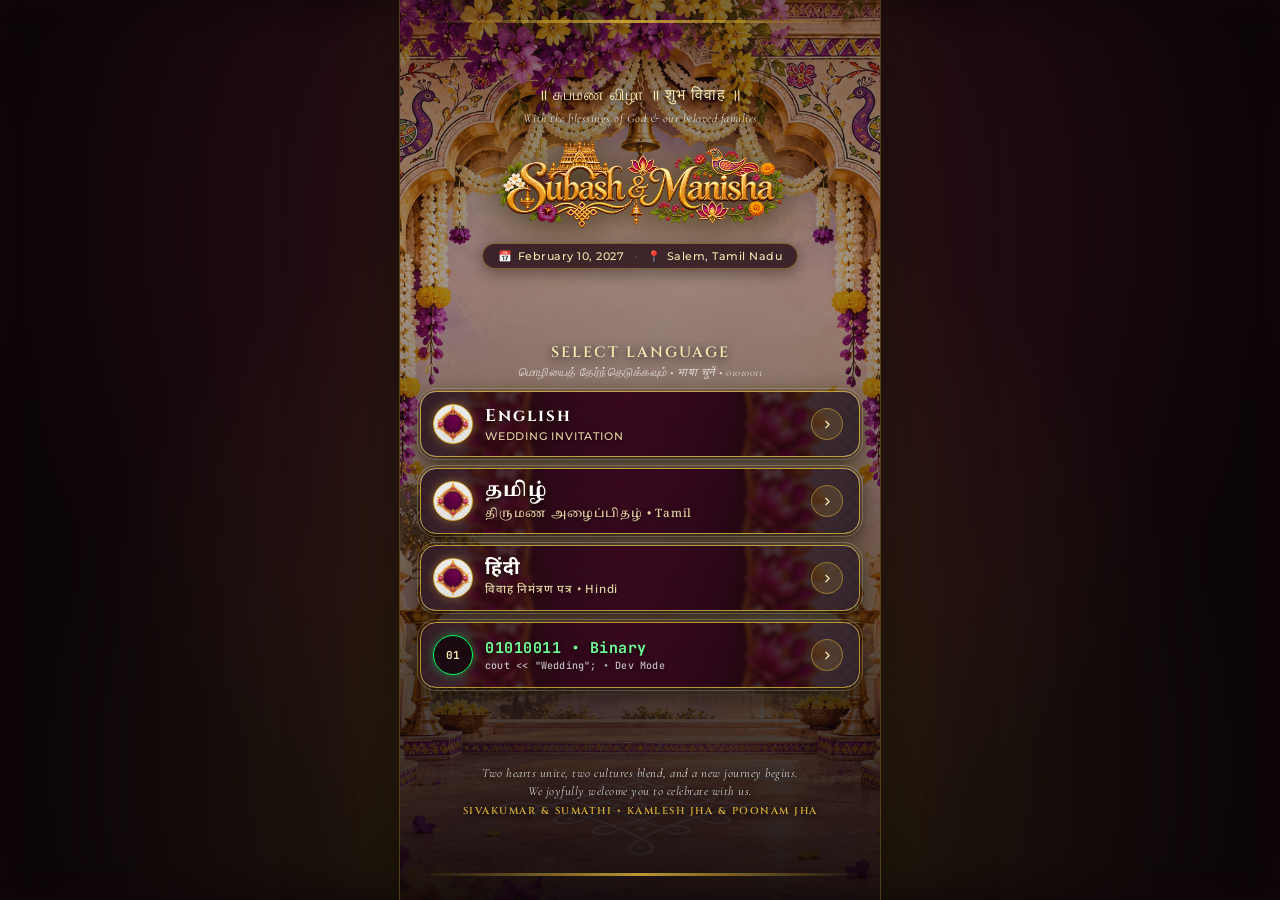
<file: index.html>
<!DOCTYPE html>
<html lang="en">
<head>
  <meta charset="UTF-8" />
  <meta name="viewport" content="width=device-width, initial-scale=1.0, maximum-scale=1.0, user-scalable=no" />
  <meta name="theme-color" content="#7D2637" />
  <meta name="description" content="Subash & Manisha Wedding — Select Language / மொழியைத் தேர்ந்தெடுக்கவும் / भाषा चुनें / 01010011 01001101" />
  <meta property="og:title" content="Subash & Manisha Wedding Invitation" />
  <meta property="og:description" content="February 10, 2027 • Salem, Tamil Nadu. Choose your language to explore the celebration." />
  <meta property="og:image" content="assets/images/Subash & Manisha Golden Wedding Logo.png" />
  <title>Subash &amp; Manisha Wedding — Welcome</title>

  <!-- Google Fonts -->
  <link rel="preconnect" href="https://fonts.googleapis.com" />
  <link rel="preconnect" href="https://fonts.gstatic.com" crossorigin />
  <link href="https://fonts.googleapis.com/css2?family=Cinzel:wght@400;600;700;900&family=Cormorant+Garamond:ital,wght@0,400;0,600;0,700;1,400&family=Montserrat:wght@400;500;600;700&family=Noto+Serif+Tamil:wght@400;600;700&family=Noto+Sans+Devanagari:wght@400;600;700&family=JetBrains+Mono:wght@400;600&display=swap" rel="stylesheet" />

  <style>
    :root {
      --gold:           #D4AF37;
      --gold-light:     #F5E7B2;
      --gold-dark:      #B8931F;
      --gold-pale:      #FFF4D0;
      --burgundy:       #7D2637;
      --burgundy-dark:  #4A131F;
      --charcoal:       #1E1218;
      --ivory:          #FDFBF7;
      --container-max:  480px;
      --font-display:   'Cinzel', serif;
      --font-serif:     'Cormorant Garamond', serif;
      --font-body:      'Montserrat', sans-serif;
      --font-tamil:     'Noto Serif Tamil', serif;
      --font-hindi:     'Noto Sans Devanagari', sans-serif;
      --font-mono:      'JetBrains Mono', monospace;
      --transition:     all 0.35s cubic-bezier(0.4, 0, 0.2, 1);
    }

    *, *::before, *::after {
      box-sizing: border-box;
      margin: 0;
      padding: 0;
    }

    html, body {
      width: 100%;
      height: 100%;
      min-height: 100vh;
      background-color: #0F060A;
      font-family: var(--font-body);
      color: var(--ivory);
      overflow-x: hidden;
      -webkit-font-smoothing: antialiased;
    }

    /* Ambient background on widescreen */
    .ambient-bg {
      position: fixed;
      inset: 0;
      background:
        radial-gradient(ellipse at 50% 25%, rgba(125, 38, 55, 0.38) 0%, transparent 70%),
        radial-gradient(circle at 50% 85%, rgba(212, 175, 55, 0.16) 0%, transparent 60%),
        #0C0508;
      background-size: cover;
      filter: blur(20px);
      z-index: 0;
      pointer-events: none;
    }

    /* Centered mobile-first card shell */
    .landing-shell {
      position: relative;
      z-index: 1;
      width: 100%;
      max-width: var(--container-max);
      min-height: 100vh;
      min-height: 100dvh;
      margin: 0 auto;
      background-color: #170911;
      background-image:
        linear-gradient(180deg,
          rgba(15, 5, 10, 0.55) 0%,
          rgba(25, 8, 16, 0.40) 30%,
          rgba(18, 6, 12, 0.65) 70%,
          rgba(10, 3, 7, 0.94) 100%
        ),
        url('assets/images/Golden Mandap by the Misty Lake.png');
      background-size: cover;
      background-position: center top;
      background-repeat: no-repeat;
      display: flex;
      flex-direction: column;
      justify-content: space-between;
      align-items: center;
      padding: 20px 20px 24px;
      box-shadow:
        0 0 0 1px rgba(212, 175, 55, 0.3),
        0 20px 80px rgba(0, 0, 0, 0.7),
        0 0 100px rgba(212, 175, 55, 0.12);
      overflow: hidden;
    }

    /* Top and bottom golden decorative lines */
    .gold-border {
      width: 100%;
      height: 3px;
      background: linear-gradient(90deg, transparent, var(--gold), transparent);
      opacity: 0.85;
      flex-shrink: 0;
    }

    .header-group {
      width: 100%;
      text-align: center;
      display: flex;
      flex-direction: column;
      align-items: center;
      margin-top: 6px;
    }

    /* Auspicious Vedic Verse */
    .sacred-verse {
      font-family: var(--font-display);
      font-size: clamp(13px, 3.8vw, 16px);
      color: var(--gold-light);
      letter-spacing: 1px;
      line-height: 1.4;
      text-shadow: 0 2px 10px rgba(0, 0, 0, 0.85);
      margin-bottom: 4px;
    }

    .sacred-sub {
      font-family: var(--font-serif);
      font-size: 12px;
      font-style: italic;
      color: rgba(253, 251, 247, 0.85);
      letter-spacing: 0.5px;
      text-shadow: 0 1px 6px rgba(0, 0, 0, 0.7);
      margin-bottom: 10px;
    }

    /* Couple Golden Logo */
    .logo-wrapper {
      width: 78%;
      max-width: 290px;
      margin: 2px auto 10px;
      position: relative;
    }

    .wedding-logo {
      width: 100%;
      height: auto;
      display: block;
      filter: drop-shadow(0 6px 18px rgba(0, 0, 0, 0.7)) drop-shadow(0 0 24px rgba(212, 175, 55, 0.45));
      animation: logoFloat 4s ease-in-out infinite;
    }

    @keyframes logoFloat {
      0%, 100% {
        transform: translateY(0) scale(1);
        filter: drop-shadow(0 6px 18px rgba(0, 0, 0, 0.7)) drop-shadow(0 0 24px rgba(212, 175, 55, 0.45));
      }
      50% {
        transform: translateY(-6px) scale(1.015);
        filter: drop-shadow(0 12px 26px rgba(0, 0, 0, 0.75)) drop-shadow(0 0 34px rgba(245, 231, 178, 0.65));
      }
    }

    /* Event meta pill */
    .event-chips {
      display: inline-flex;
      align-items: center;
      gap: 10px;
      background: rgba(35, 12, 22, 0.78);
      border: 1px solid rgba(212, 175, 55, 0.45);
      border-radius: 50px;
      padding: 5px 15px;
      backdrop-filter: blur(8px);
      -webkit-backdrop-filter: blur(8px);
      box-shadow: 0 4px 16px rgba(0, 0, 0, 0.4);
      margin-bottom: 6px;
    }

    .chip-item {
      font-size: 11px;
      font-weight: 500;
      color: var(--gold-light);
      letter-spacing: 0.5px;
      display: flex;
      align-items: center;
      gap: 5px;
    }

    .chip-divider {
      color: rgba(212, 175, 55, 0.4);
      font-size: 11px;
    }

    /* ── LANGUAGE SELECTION SECTION ── */
    .lang-selection-section {
      width: 100%;
      display: flex;
      flex-direction: column;
      align-items: center;
      margin: 12px 0;
    }

    .lang-prompt-title {
      font-family: var(--font-display);
      font-size: clamp(13px, 3.6vw, 15px);
      font-weight: 600;
      color: var(--gold-light);
      letter-spacing: 2px;
      text-transform: uppercase;
      text-shadow: 0 2px 8px rgba(0, 0, 0, 0.85);
      margin-bottom: 2px;
      text-align: center;
    }

    .lang-prompt-sub {
      font-family: var(--font-serif);
      font-size: 11.5px;
      font-style: italic;
      color: rgba(253, 251, 247, 0.75);
      letter-spacing: 0.5px;
      margin-bottom: 12px;
      text-align: center;
    }

    .lang-buttons-stack {
      width: 100%;
      display: flex;
      flex-direction: column;
      gap: 11px;
    }

    /* ── LANGUAGE BUTTON WITH ORNATE LOTUS EMBLEM BACKGROUND ── */
    .lang-btn {
      position: relative;
      width: 100%;
      min-height: 66px;
      display: flex;
      align-items: center;
      justify-content: space-between;
      text-decoration: none;
      border-radius: 16px;
      padding: 9px 16px 9px 12px;
      border: 1.5px solid rgba(212, 175, 55, 0.8);
      outline: 1px solid rgba(245, 231, 178, 0.25);
      outline-offset: 2px;
      box-shadow:
        0 6px 22px rgba(0, 0, 0, 0.55),
        0 2px 8px rgba(0, 0, 0, 0.4),
        0 0 14px rgba(212, 175, 55, 0.22),
        inset 0 1px 0 rgba(255, 255, 255, 0.2);
      cursor: pointer;
      overflow: hidden;
      transition:
        transform 0.3s cubic-bezier(0.4, 0, 0.2, 1),
        box-shadow 0.3s cubic-bezier(0.4, 0, 0.2, 1),
        border-color 0.3s ease;
      -webkit-tap-highlight-color: transparent;
    }

    /* Ornate Purple and Gold Lotus Emblem as the button background */
    .lang-btn::before {
      content: '';
      position: absolute;
      inset: 0;
      background-image: url('assets/images/Ornate Purple and Gold Lotus Emblem.png');
      background-position: center center;
      background-size: cover;
      background-repeat: no-repeat;
      filter: brightness(0.72) contrast(1.15) saturate(1.1);
      transition: transform 0.6s cubic-bezier(0.4, 0, 0.2, 1), filter 0.3s ease;
      z-index: 0;
    }

    /* Translucent royal-purple velvet overlay for high contrast readability */
    .lang-btn::after {
      content: '';
      position: absolute;
      inset: 0;
      background: linear-gradient(
        105deg,
        rgba(35, 8, 18, 0.88) 0%,
        rgba(50, 12, 26, 0.72) 45%,
        rgba(25, 6, 14, 0.82) 100%
      );
      backdrop-filter: blur(2px);
      -webkit-backdrop-filter: blur(2px);
      z-index: 1;
      transition: background 0.3s ease;
    }

    .lang-btn:hover {
      transform: translateY(-2px) scale(1.015);
      border-color: rgba(255, 244, 208, 1);
      box-shadow:
        0 10px 28px rgba(0, 0, 0, 0.65),
        0 0 24px rgba(212, 175, 55, 0.55),
        inset 0 1px 0 rgba(255, 255, 255, 0.4);
    }

    .lang-btn:hover::before {
      transform: scale(1.08);
      filter: brightness(0.85) contrast(1.2) saturate(1.2);
    }

    .lang-btn:hover::after {
      background: linear-gradient(
        105deg,
        rgba(55, 14, 28, 0.80) 0%,
        rgba(75, 18, 38, 0.62) 45%,
        rgba(40, 10, 22, 0.74) 100%
      );
    }

    .lang-btn:active {
      transform: translateY(1px) scale(0.985);
      box-shadow:
        0 4px 14px rgba(0, 0, 0, 0.5),
        0 0 12px rgba(212, 175, 55, 0.3);
    }

    /* Button Content Stack */
    .btn-left {
      position: relative;
      z-index: 2;
      display: flex;
      align-items: center;
      gap: 12px;
    }

    /* Small circular emblem badge on the left */
    .btn-badge-icon {
      width: 40px;
      height: 40px;
      border-radius: 50%;
      border: 1.5px solid var(--gold);
      box-shadow: 0 0 10px rgba(212, 175, 55, 0.45);
      background-image: url('assets/images/Ornate Purple and Gold Lotus Emblem.png');
      background-size: cover;
      background-position: center;
      flex-shrink: 0;
      position: relative;
    }

    .btn-badge-icon--binary {
      display: flex;
      align-items: center;
      justify-content: center;
      font-family: var(--font-mono);
      font-size: 11px;
      font-weight: 700;
      color: var(--gold-light);
      background: rgba(18, 5, 12, 0.8);
      border-color: #00FF66;
      box-shadow: 0 0 10px rgba(0, 255, 102, 0.4);
    }

    .btn-text-group {
      display: flex;
      flex-direction: column;
      align-items: flex-start;
      gap: 2px;
    }

    .lang-title {
      font-size: 18px;
      font-weight: 700;
      color: #FFFDF8;
      letter-spacing: 1px;
      line-height: 1.2;
      text-shadow: 0 2px 6px rgba(0, 0, 0, 0.85);
    }

    .lang-btn--tamil .lang-title {
      font-family: var(--font-tamil), serif;
      font-size: 19px;
    }

    .lang-btn--hindi .lang-title {
      font-family: var(--font-hindi), sans-serif;
      font-size: 19px;
    }

    .lang-btn--en .lang-title {
      font-family: var(--font-display);
      font-size: 17px;
      letter-spacing: 2px;
    }

    .lang-btn--binary .lang-title {
      font-family: var(--font-mono);
      font-size: 15px;
      color: #70FF94;
      letter-spacing: 0.5px;
    }

    .lang-tagline {
      font-size: 11px;
      font-weight: 500;
      color: var(--gold-light);
      letter-spacing: 0.8px;
      text-transform: uppercase;
      opacity: 0.92;
      text-shadow: 0 1px 4px rgba(0, 0, 0, 0.7);
    }

    .lang-btn--tamil .lang-tagline {
      font-family: var(--font-tamil);
      text-transform: none;
      font-size: 11.5px;
    }

    .lang-btn--hindi .lang-tagline {
      font-family: var(--font-hindi);
      text-transform: none;
      font-size: 11.5px;
    }

    .lang-btn--binary .lang-tagline {
      font-family: var(--font-mono);
      text-transform: none;
      font-size: 10px;
      color: rgba(255, 255, 255, 0.8);
      letter-spacing: 0.2px;
    }

    /* Right Arrow Indicator */
    .btn-arrow-wrap {
      position: relative;
      z-index: 2;
      width: 32px;
      height: 32px;
      border-radius: 50%;
      background: rgba(212, 175, 55, 0.15);
      border: 1px solid rgba(212, 175, 55, 0.5);
      display: flex;
      align-items: center;
      justify-content: center;
      color: var(--gold-light);
      flex-shrink: 0;
      transition: transform 0.3s ease, background 0.3s ease, border-color 0.3s ease;
    }

    .lang-btn:hover .btn-arrow-wrap {
      transform: translateX(3px);
      background: rgba(212, 175, 55, 0.3);
      border-color: var(--gold-light);
      color: #FFF;
    }

    .arrow-icon {
      width: 13px;
      height: 13px;
      stroke: currentColor;
      stroke-width: 2.2;
      fill: none;
      stroke-linecap: round;
      stroke-linejoin: round;
    }

    /* ── FOOTER BLESSINGS ── */
    .landing-footer {
      width: 100%;
      text-align: center;
      margin-top: 8px;
    }

    .footer-blessing {
      font-family: var(--font-serif);
      font-size: 12.5px;
      font-style: italic;
      color: rgba(253, 251, 247, 0.82);
      letter-spacing: 0.5px;
      line-height: 1.45;
      text-shadow: 0 1px 6px rgba(0, 0, 0, 0.8);
      margin-bottom: 4px;
    }

    .footer-families {
      font-family: var(--font-display);
      font-size: 10px;
      font-weight: 600;
      color: var(--gold);
      letter-spacing: 1.5px;
      text-transform: uppercase;
      text-shadow: 0 1px 6px rgba(0, 0, 0, 0.8);
    }

    /* Accessibility: Reduced motion */
    @media (prefers-reduced-motion: reduce) {
      *, *::before, *::after {
        animation-duration: 0.01ms !important;
        animation-iteration-count: 1 !important;
        transition-duration: 0.01ms !important;
      }
    }
  </style>
</head>
<body>

  <!-- Ambient background glow for wide desktop viewports -->
  <div class="ambient-bg" aria-hidden="true"></div>

  <!-- Main Mobile-First Shell -->
  <main class="landing-shell">

    <!-- Top Gold Decorative Line -->
    <div class="gold-border" aria-hidden="true"></div>

    <!-- Header Section with Logo and Verse -->
    <header class="header-group">
      <p class="sacred-verse">॥ சுபமண விழா ॥ शुभ विवाह ॥</p>
      <p class="sacred-sub">With the blessings of God &amp; our beloved families</p>

      <!-- Couple Wedding Logo -->
      <div class="logo-wrapper" aria-label="Subash & Manisha">
        <img src="assets/images/Subash & Manisha Golden Wedding Logo.png" alt="Subash & Manisha Wedding Logo" class="wedding-logo" />
      </div>

      <!-- Date and Venue Badges -->
      <div class="event-chips" aria-label="Wedding Date and Location">
        <span class="chip-item">
          <span>📅</span>
          <span>February 10, 2027</span>
        </span>
        <span class="chip-divider">•</span>
        <span class="chip-item">
          <span>📍</span>
          <span>Salem, Tamil Nadu</span>
        </span>
      </div>
    </header>

    <!-- Language Selection Section -->
    <section class="lang-selection-section" aria-label="Select Language">
      <h2 class="lang-prompt-title">Select Language</h2>
      <p class="lang-prompt-sub">மொழியைத் தேர்ந்தெடுக்கவும் • भाषा चुनें • 01010011</p>

      <div class="lang-buttons-stack" role="navigation" aria-label="Language options">

        <!-- 1. ENGLISH BUTTON (Clean URL route: /english/) -->
        <a href="english/" class="lang-btn lang-btn--en" id="btnEnglish" aria-label="View Wedding Invitation in English">
          <div class="btn-left">
            <div class="btn-badge-icon" aria-hidden="true"></div>
            <div class="btn-text-group">
              <span class="lang-title">English</span>
              <span class="lang-tagline">Wedding Invitation</span>
            </div>
          </div>
          <div class="btn-arrow-wrap" aria-hidden="true">
            <svg class="arrow-icon" viewBox="0 0 24 24">
              <polyline points="9 18 15 12 9 6"></polyline>
            </svg>
          </div>
        </a>

        <!-- 2. TAMIL BUTTON (Clean URL route: /tamil/) -->
        <a href="tamil/" class="lang-btn lang-btn--tamil" id="btnTamil" aria-label="திருமண அழைப்பிதழ் தமிழில் காண்க">
          <div class="btn-left">
            <div class="btn-badge-icon" aria-hidden="true"></div>
            <div class="btn-text-group">
              <span class="lang-title">தமிழ்</span>
              <span class="lang-tagline">திருமண அழைப்பிதழ் • Tamil</span>
            </div>
          </div>
          <div class="btn-arrow-wrap" aria-hidden="true">
            <svg class="arrow-icon" viewBox="0 0 24 24">
              <polyline points="9 18 15 12 9 6"></polyline>
            </svg>
          </div>
        </a>

        <!-- 3. HINDI BUTTON (Clean URL route: /hindi/) -->
        <a href="hindi/" class="lang-btn lang-btn--hindi" id="btnHindi" aria-label="विवाह निमंत्रण पत्र हिंदी में देखें">
          <div class="btn-left">
            <div class="btn-badge-icon" aria-hidden="true"></div>
            <div class="btn-text-group">
              <span class="lang-title">हिंदी</span>
              <span class="lang-tagline">विवाह निमंत्रण पत्र • Hindi</span>
            </div>
          </div>
          <div class="btn-arrow-wrap" aria-hidden="true">
            <svg class="arrow-icon" viewBox="0 0 24 24">
              <polyline points="9 18 15 12 9 6"></polyline>
            </svg>
          </div>
        </a>

        <!-- 4. BINARY BUTTON (Clean URL route: /binary/) -->
        <a href="binary/" class="lang-btn lang-btn--binary" id="btnBinary" aria-label="Binary Humorous Programmer Edition">
          <div class="btn-left">
            <div class="btn-badge-icon btn-badge-icon--binary" aria-hidden="true">01</div>
            <div class="btn-text-group">
              <span class="lang-title">01010011 • Binary</span>
              <span class="lang-tagline">cout &lt;&lt; "Wedding"; • Dev Mode</span>
            </div>
          </div>
          <div class="btn-arrow-wrap" aria-hidden="true">
            <svg class="arrow-icon" viewBox="0 0 24 24">
              <polyline points="9 18 15 12 9 6"></polyline>
            </svg>
          </div>
        </a>

      </div>
    </section>

    <!-- Bottom Family Blessings Note -->
    <footer class="landing-footer">
      <p class="footer-blessing">
        Two hearts unite, two cultures blend, and a new journey begins.<br/>
        We joyfully welcome you to celebrate with us.
      </p>
      <p class="footer-families">
        Sivakumar &amp; Sumathi • Kamlesh Jha &amp; Poonam Jha
      </p>
    </footer>

    <!-- Bottom Gold Decorative Line -->
    <div class="gold-border" aria-hidden="true"></div>

  </main>

  <script>
    // Enable seamless local file preview without breaking clean web URLs
    if (window.location.protocol === 'file:') {
      document.querySelectorAll('a[href$="/"]').forEach(function(a) {
        var href = a.getAttribute('href');
        if (href && !href.startsWith('http') && !href.startsWith('#')) {
          a.setAttribute('href', href + 'index.html');
        }
      });
    }
  </script>
</body>
</html>
</file>
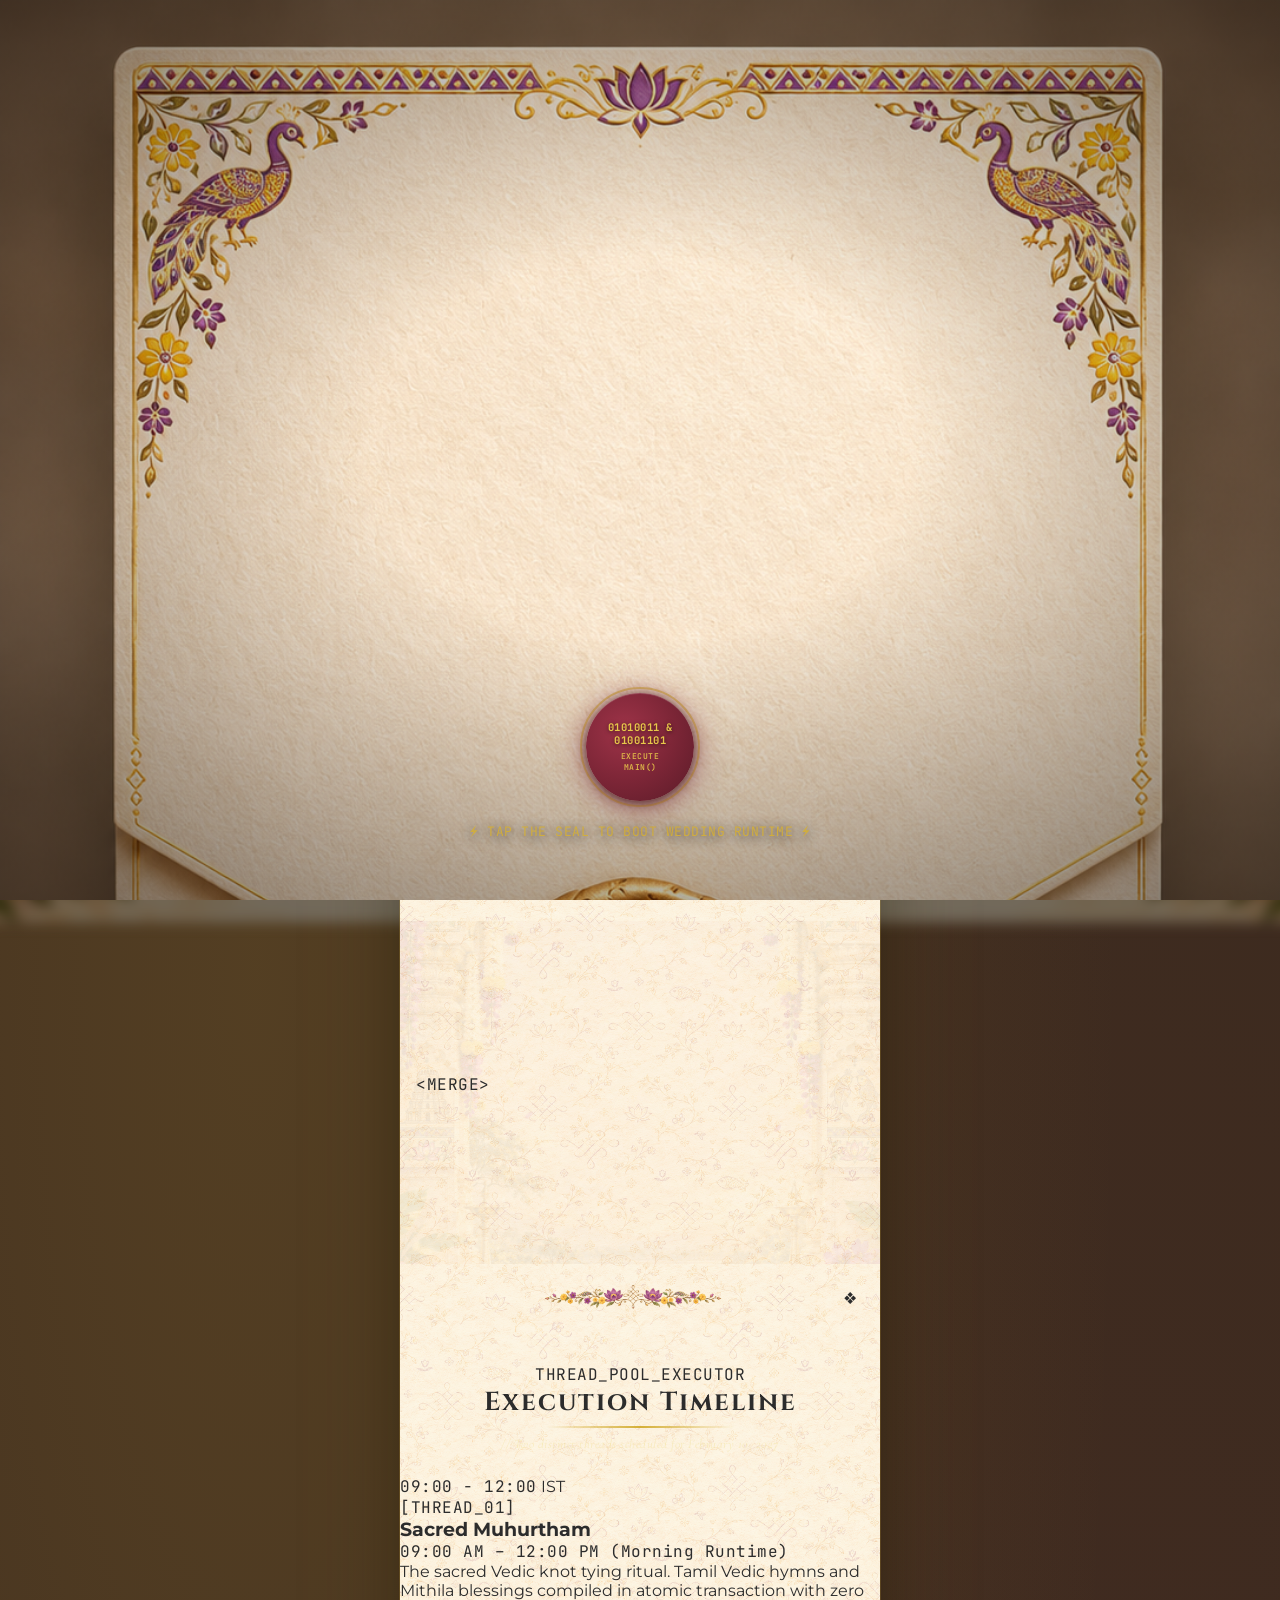
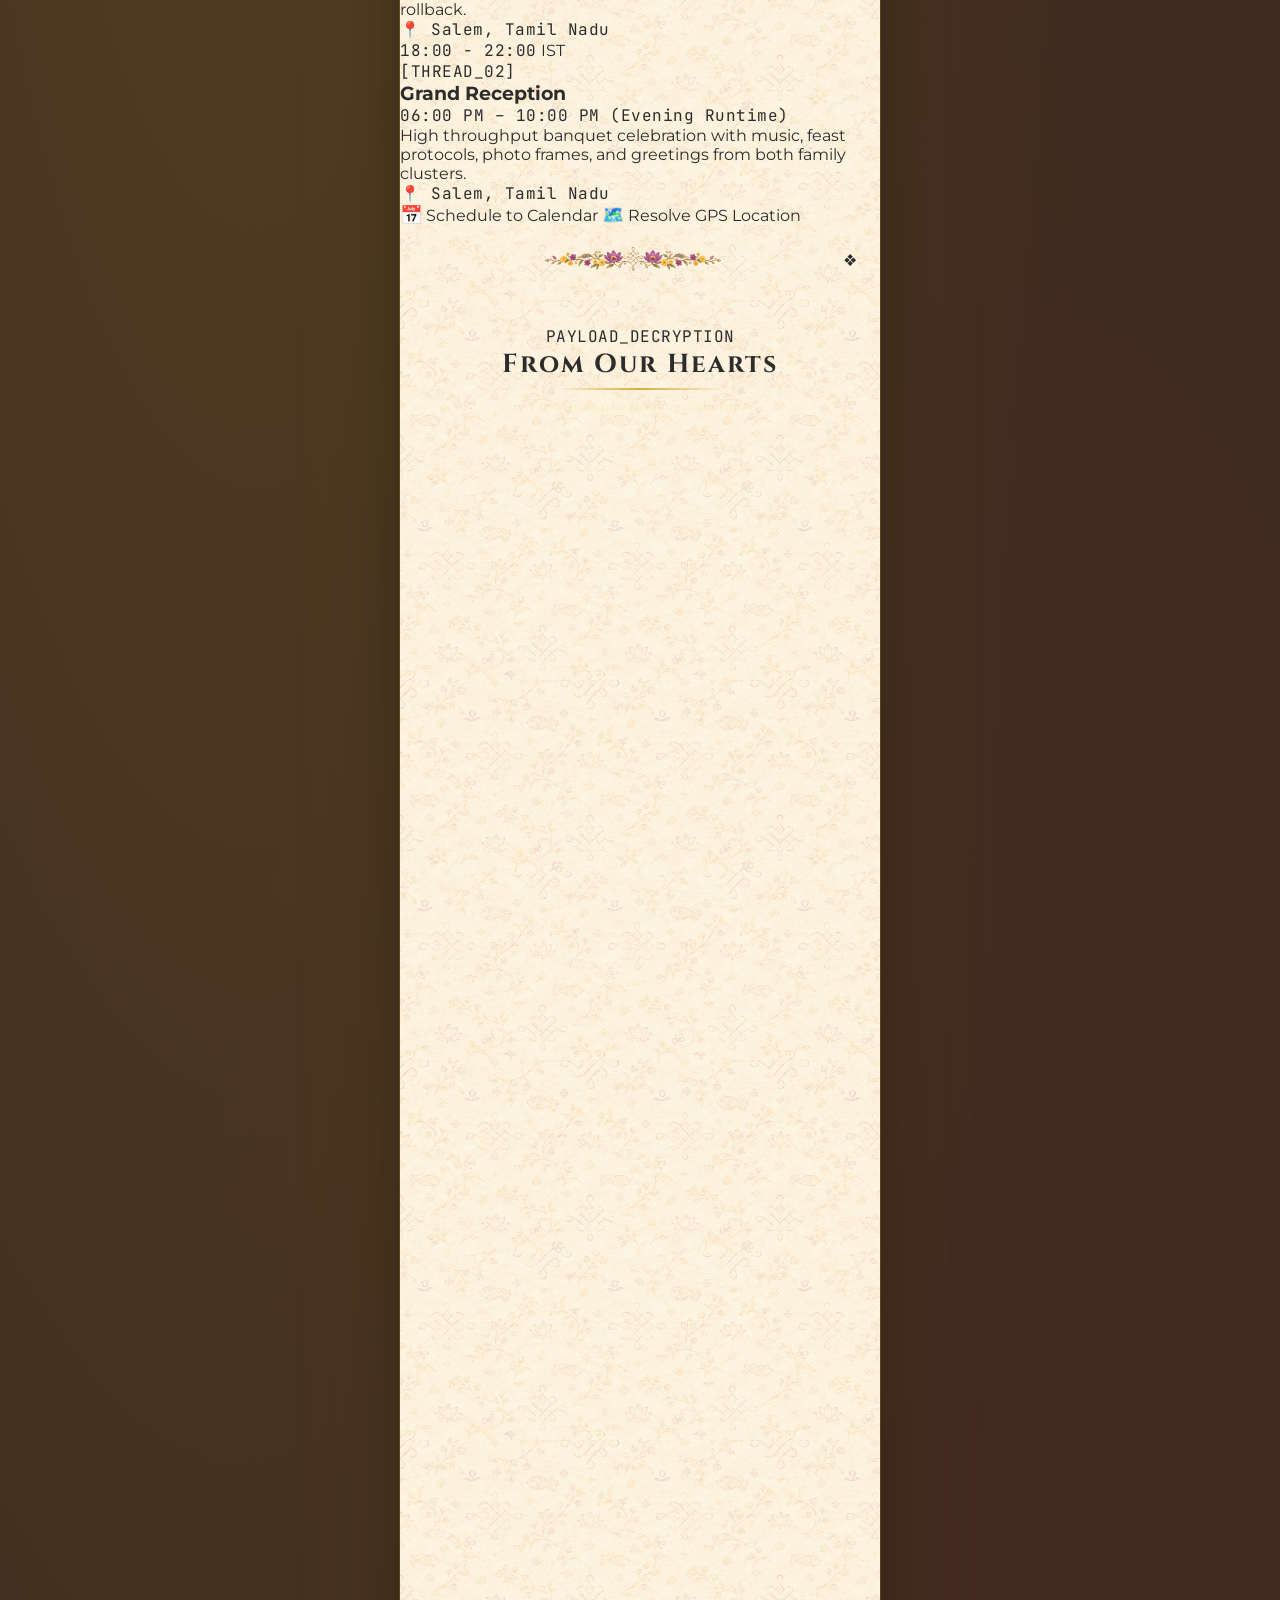
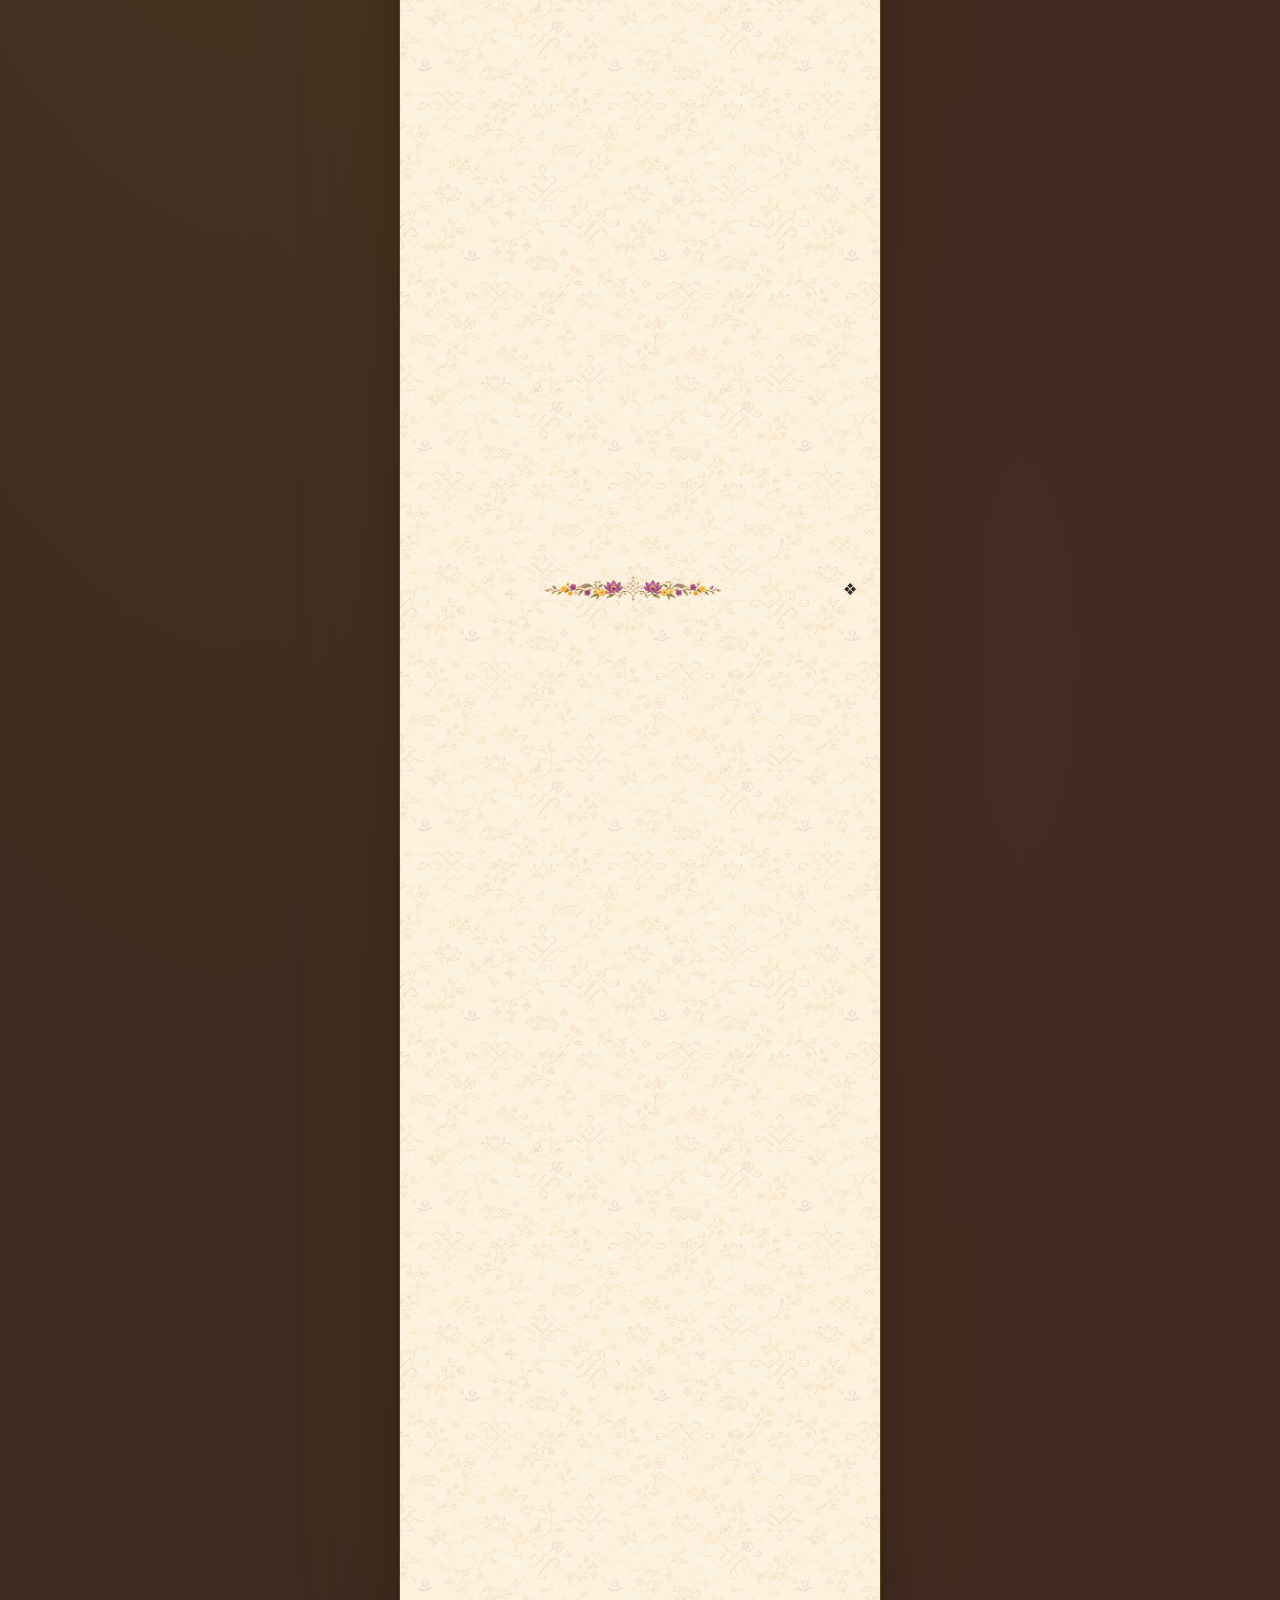
<file: binary/index.html>
<!DOCTYPE html>
<html lang="en">
<head>
  <meta charset="UTF-8" />
  <meta name="viewport" content="width=device-width, initial-scale=1.0, maximum-scale=1.0, user-scalable=no" />
  <meta name="theme-color" content="#D4AF37" />
  <meta name="description" content="01010011 01110101 01100010 01100001 01110011 01101000 & 01001101 01100001 01101110 01101001 01110011 01101001 // Subash & Manisha Union.commit() — Feb 10, 2027" />
  <meta property="og:title" content="01010011 & 01001101 — Binary Wedding Protocol" />
  <meta property="og:description" content="Subash.connect(Manisha) — Production Release: February 10, 2027, Salem [127.0.0.1]" />
  <meta property="og:image" content="../assets/images/Subash & Manisha Golden Wedding Logo.png" />
  <title>01010011 &amp; 01001101 — Binary Wedding Protocol</title>

  <!-- Google Fonts -->
  <link rel="preconnect" href="https://fonts.googleapis.com" />
  <link rel="preconnect" href="https://fonts.gstatic.com" crossorigin />
  <link href="https://fonts.googleapis.com/css2?family=Cinzel:wght@400;600;700;900&family=Cormorant+Garamond:ital,wght@0,300;0,400;0,500;0,600;1,300;1,400;1,500&family=Montserrat:wght@300;400;500;600&family=JetBrains+Mono:wght@400;600&display=swap" rel="stylesheet" />

  <link rel="stylesheet" href="../assets/css/style.css" />
  <style>
    /* Subtle dev/binary touches that preserve luxury wedding aesthetic */
    .binary-code {
      font-family: 'JetBrains Mono', monospace;
      letter-spacing: 0.5px;
    }
    .binary-tag {
      display: inline-block;
      font-size: 11px;
      color: var(--gold-light);
      background: rgba(212, 175, 55, 0.12);
      border: 1px solid rgba(212, 175, 55, 0.35);
      border-radius: 4px;
      padding: 2px 7px;
      margin-bottom: 6px;
      font-family: 'JetBrains Mono', monospace;
    }
    .binary-comment {
      color: rgba(245, 231, 178, 0.75);
      font-style: italic;
      font-size: 13px;
    }
    .code-block-hearts {
      text-align: left;
      background: rgba(30, 10, 20, 0.65);
      border: 1px solid rgba(212, 175, 55, 0.3);
      border-radius: 10px;
      padding: 16px 18px;
      margin: 12px 0;
      font-family: 'JetBrains Mono', monospace;
      font-size: 12.5px;
      line-height: 1.65;
      color: #F8F5EE;
      overflow-x: auto;
    }
  </style>
</head>
<body>

  <!-- ═══════════════════════════════════════════ -->
  <!--  BACKGROUND AMBIENT (wide screens)          -->
  <!-- ═══════════════════════════════════════════ -->
  <div class="ambient-bg" aria-hidden="true">
    <div class="ambient-pattern"></div>
  </div>

  <!-- ═══════════════════════════════════════════ -->
  <!--  ENVELOPE ENTRY OVERLAY                     -->
  <!-- ═══════════════════════════════════════════ -->
  <div id="envelope-overlay" class="envelope-overlay" role="dialog" aria-modal="true" aria-label="Binary Envelope - Tap seal to execute">
    <div class="envelope-scene">

      <!-- Wax Seal centered on the real envelope image -->
      <div class="wax-seal" id="waxSeal" role="button" tabindex="0" aria-label="Tap seal to execute wedding protocol">
        <div class="seal-inner">
          <span class="seal-names binary-code" style="font-size: 10.5px;">01010011 &amp; 01001101</span>
          <span class="seal-text binary-code">EXECUTE<br/>MAIN()</span>
        </div>
        <div class="seal-ring"></div>
      </div>

      <p class="envelope-hint binary-code">⚡ Tap the seal to boot wedding runtime ⚡</p>
    </div>
  </div><!-- /envelope-overlay -->

  <!-- ═══════════════════════════════════════════ -->
  <!--  AUDIO                                      -->
  <!-- ═══════════════════════════════════════════ -->
  <audio id="wedding-music" loop preload="auto">
    <source src="../assets/audio/music.mp3" type="audio/mpeg" />
    <source src="../assets/audio/wedding-music.mp3" type="audio/mpeg" />
  </audio>

  <!-- Floating Audio Toggle -->
  <button class="audio-toggle" id="audioToggle" aria-label="Toggle wedding music audio thread" title="Toggle audio stream">
    <span class="audio-icon" id="audioIcon">♪</span>
    <span class="audio-ripple"></span>
  </button>

  <!-- Back to Home Floating Pill -->
  <a href="../" class="back-home-pill" aria-label="exit(0) - Return to language selector">
    <span class="back-home-arrow">←</span>
    <span class="binary-code">exit(0);</span>
  </a>

  <!-- Subtle Champagne-Gold Scroll Progress Indicator -->
  <div class="scroll-progress-track" id="scrollProgressTrack" aria-hidden="true">
    <div class="scroll-progress-bar" id="scrollProgressBar"></div>
  </div>

  <!-- ═══════════════════════════════════════════ -->
  <!--  MAIN INVITATION CONTENT                    -->
  <!-- ═══════════════════════════════════════════ -->
  <main class="invitation-card" id="invitationCard" aria-hidden="true">

    <!-- ─── HERO ──────────────────────────────── -->
    <section class="hero-section">
      <!-- Background Video -->
      <div class="hero-video-container" aria-hidden="true">
        <video class="hero-video" id="heroVideo" autoplay muted loop playsinline poster="../assets/images/Royal Purple Indian Wedding Arch.png">
          <source src="../assets/videos/hero-vid.mp4" type="video/mp4" />
          <source src="../assets/images/hero-vid.mp4" type="video/mp4" />
        </video>
        <div class="hero-video-overlay"></div>
      </div>

      <div class="hero-top-border"></div>
      <div class="hero-ornament top">❧</div>

      <!-- Temple motif placeholder -->
      <div class="temple-motif" aria-hidden="true"></div>

      <!-- Sacred verse with humorous developer comments -->
      <p class="vedic-verse binary-code" style="font-size: 16px;">
        <em>/* ॥ சுபமண விழா ॥ शुभ विवाह ॥ */</em>
      </p>
      <p class="vedic-sub binary-comment">// Exception: LoveNotFoundException resolved with 100% test coverage</p>

      <!-- Subash & Manisha Golden Wedding Logo -->
      <div class="hero-logo-wrapper" aria-label="Subash & Manisha">
        <h1 class="sr-only">Subash &amp; Manisha Binary Wedding Protocol</h1>
        <img src="../assets/images/Subash & Manisha Golden Wedding Logo.png" alt="Subash & Manisha" class="hero-wedding-logo" />
      </div>

      <!-- Date & Location pill with binary & human formats -->
      <div class="event-meta">
        <span class="meta-chip">
          <span class="chip-icon">📅</span>
          <span class="binary-code">2027-02-10T09:00Z</span>
        </span>
        <span class="meta-chip">
          <span class="chip-icon">📍</span>
          <span>Salem, Tamil Nadu [IP::local]</span>
        </span>
      </div>

      <!-- Countdown Timer (with binary unit hints) -->
      <div class="countdown-container" id="countdown" aria-live="polite" aria-label="Countdown to deployment">
        <div class="countdown-pill">
          <span class="count-val" id="cntDays">--</span>
          <span class="count-lbl binary-code">DAYS.bin</span>
        </div>
        <div class="countdown-divider">:</div>
        <div class="countdown-pill">
          <span class="count-val" id="cntHours">--</span>
          <span class="count-lbl binary-code">HRS.bin</span>
        </div>
        <div class="countdown-divider">:</div>
        <div class="countdown-pill">
          <span class="count-val" id="cntMins">--</span>
          <span class="count-lbl binary-code">MINS.bin</span>
        </div>
        <div class="countdown-divider">:</div>
        <div class="countdown-pill">
          <span class="count-val" id="cntSecs">--</span>
          <span class="count-lbl binary-code">SECS.bin</span>
        </div>
      </div>

      <!-- Scroll to discover indicator -->
      <button class="hero-scroll-indicator" id="heroScrollIndicator" type="button" aria-label="Scroll to discover deployment specifications">
        <span class="scroll-indicator-text binary-code">SCROLL_DOWN()</span>
        <span class="scroll-indicator-arrow" aria-hidden="true">↓</span>
        <span class="scroll-indicator-line" aria-hidden="true"></span>
      </button>

      <div class="hero-ornament bottom">❧</div>
      <div class="hero-bottom-border"></div>
    </section>

    <!-- ─── SECTION DIVIDER ────────────────────── -->
    <div class="section-divider" id="familyDivider" aria-hidden="true">
      <span class="divider-line"></span>
      <span class="divider-gem">❖</span>
      <span class="divider-line"></span>
    </div>

    <!-- ─── FAMILY SECTION ─────────────────────── -->
    <section class="family-section" id="familySection">
      <div class="family-card groom-card">
        <div class="card-ornament top-left"></div>
        <div class="card-ornament top-right"></div>
        <span class="binary-tag">// NODE_01: GROOM CLUSTER</span>
        <h2 class="family-role">Groom's Node</h2>
        <h3 class="person-name">Subash</h3>
        <p class="role-desc binary-code">Master Branch Initiator</p>
        <div class="parent-divider"></div>
        <p class="parents-label binary-comment">// Superclasses &amp; Origin Nodes</p>
        <p class="parent-names">Son of Mr. Sivakumar &amp; Mrs. Sumathi</p>
        <p class="family-roots binary-comment">// Location: Salem, Tamil Nadu</p>
        <div class="card-ornament bottom-left"></div>
        <div class="card-ornament bottom-right"></div>
      </div>

      <div class="family-union-badge" aria-label="git merge">
        <span class="badge-ring"></span>
        <span class="badge-text binary-code">&lt;MERGE&gt;</span>
      </div>

      <div class="family-card bride-card">
        <div class="card-ornament top-left"></div>
        <div class="card-ornament top-right"></div>
        <span class="binary-tag">// NODE_02: BRIDE CLUSTER</span>
        <h2 class="family-role">Bride's Node</h2>
        <h3 class="person-name">Manisha</h3>
        <p class="role-desc binary-code">Upstream Production Anchor</p>
        <div class="parent-divider"></div>
        <p class="parents-label binary-comment">// Superclasses &amp; Origin Nodes</p>
        <p class="parent-names">Daughter of Mr. Kamlesh Jha &amp; Mrs. Poonam Jha</p>
        <p class="family-roots binary-comment">// Location: Mithila Traditions</p>
        <div class="card-ornament bottom-left"></div>
        <div class="card-ornament bottom-right"></div>
      </div>
    </section>

    <!-- ─── SECTION DIVIDER ────────────────────── -->
    <div class="section-divider" aria-hidden="true">
      <span class="divider-line"></span>
      <span class="divider-gem">❖</span>
      <span class="divider-line"></span>
    </div>

    <!-- ─── EVENTS / SCHEDULE ──────────────────── -->
    <section class="events-section">
      <div class="section-header">
        <span class="section-eyebrow binary-code">THREAD_POOL_EXECUTOR</span>
        <h2 class="section-title">Execution Timeline</h2>
        <p class="section-subtitle binary-comment">// Two distinct threads scheduled for February 10, 2027</p>
      </div>

      <div class="events-timeline">

        <!-- Muhurtham -->
        <div class="event-card muhurtham-card">
          <div class="event-time-badge">
            <span class="event-time binary-code">09:00 - 12:00</span>
            <span class="event-ampm">IST</span>
          </div>
          <div class="event-details">
            <span class="event-tag binary-code">[THREAD_01]</span>
            <h3 class="event-name">Sacred Muhurtham</h3>
            <p class="event-time-full binary-code">09:00 AM – 12:00 PM (Morning Runtime)</p>
            <p class="event-desc">
              The sacred Vedic knot tying ritual. Tamil Vedic hymns and Mithila blessings compiled in atomic transaction with zero rollback.
            </p>
            <div class="event-meta-row">
              <span class="event-loc binary-code">📍 Salem, Tamil Nadu</span>
            </div>
          </div>
        </div>

        <!-- Reception -->
        <div class="event-card reception-card">
          <div class="event-time-badge">
            <span class="event-time binary-code">18:00 - 22:00</span>
            <span class="event-ampm">IST</span>
          </div>
          <div class="event-details">
            <span class="event-tag binary-code">[THREAD_02]</span>
            <h3 class="event-name">Grand Reception</h3>
            <p class="event-time-full binary-code">06:00 PM – 10:00 PM (Evening Runtime)</p>
            <p class="event-desc">
              High throughput banquet celebration with music, feast protocols, photo frames, and greetings from both family clusters.
            </p>
            <div class="event-meta-row">
              <span class="event-loc binary-code">📍 Salem, Tamil Nadu</span>
            </div>
          </div>
        </div>

      </div><!-- /events-timeline -->

      <!-- Action Buttons -->
      <div class="event-actions">
        <a href="https://calendar.google.com/calendar/render?action=TEMPLATE&text=Subash+%26+Manisha+Binary+Wedding&dates=20270210T090000/20270210T220000&location=Salem%2C+Tamil+Nadu&details=Subash.connect(Manisha)+-+Thread+1%3A+Muhurtham+9AM-12PM%2C+Thread+2%3A+Reception+6PM-10PM"
           target="_blank" rel="noopener noreferrer"
           class="btn-primary" aria-label="Schedule to Google Calendar">
          <span class="btn-icon">📅</span>
          <span>Schedule to Calendar</span>
        </a>
        <a href="https://www.google.com/maps/search/Salem+Tamil+Nadu"
           target="_blank" rel="noopener noreferrer"
           class="btn-secondary" aria-label="Resolve Venue GPS Coordinates">
          <span class="btn-icon">🗺️</span>
          <span>Resolve GPS Location</span>
        </a>
      </div>
    </section>

    <!-- ─── SECTION DIVIDER ────────────────────── -->
    <div class="section-divider" aria-hidden="true">
      <span class="divider-line"></span>
      <span class="divider-gem">❖</span>
      <span class="divider-line"></span>
    </div>

    <!-- ─── FROM OUR HEARTS (PETAL REVEAL) ─────── -->
    <section class="from-hearts-section">
      <div class="section-header">
        <span class="section-eyebrow binary-code">PAYLOAD_DECRYPTION</span>
        <h2 class="section-title">From Our Hearts</h2>
        <p class="section-subtitle binary-comment">// Encrypted payload awaiting authorization</p>
      </div>

      <div class="scratch-container" id="heartsCard">
        <!-- Revealed message underneath -->
        <div class="scratch-message" id="scratchMessage">
          <div class="hearts-letterhead">
            <span class="letterhead-ornament">❧</span>
            <h3 class="hearts-title binary-code">// Subash &amp; Manisha Manifesto</h3>
            <span class="letterhead-ornament">❧</span>
          </div>

          <div class="code-block-hearts">
            <span style="color:#D4AF37;">/* --- DECRYPTED PAYLOAD --- */</span><br/>
            <strong>Dear Beloved Friends &amp; Family,</strong><br/><br/>
            Our journey has been one of courage, countless exceptions caught, and a love that passed every benchmark test. Through every challenge, our connection stayed alive with zero latency.<br/><br/>
            Today, our distributed architecture has reached 100% consensus across both parent nodes and our two traditions.<br/><br/>
            <span style="color:#D4AF37;">while</span> (life.isRunning()) {<br/>
            &nbsp;&nbsp;Subash.love(Manisha);<br/>
            &nbsp;&nbsp;Manisha.love(Subash);<br/>
            &nbsp;&nbsp;happiness++;<br/>
            }<br/><br/>
            With hearts full of gratitude, we invite you to our production deployment. Your presence is our most essential parameter!<br/><br/>
            <strong>return new LoveForever(Subash, Manisha);</strong>
          </div>

          <p class="hearts-signoff">Warmly &amp; Lovingly,</p>
          <p class="hearts-family">Subash &amp; Manisha</p>
          <p class="hearts-subfamily binary-comment">// The Sivakumar &amp; Kamlesh Jha Families</p>
        </div>

        <!-- Falling Petals Veil Layer -->
        <div class="petals-veil" id="petalsVeil" aria-hidden="true">
          <div class="petals-layer" id="petalsLayer"></div>
        </div>

        <!-- Interactive Click-to-Reveal Button -->
        <p class="scratch-hint" id="scratchHint" role="button" tabindex="0" aria-label="Click to decrypt message">
          <span class="hint-icon">🌸</span>
          <span class="hint-text binary-code">DECRYPT PAYLOAD // REVEAL MESSAGE</span>
          <span class="hint-icon">🌸</span>
        </p>
      </div>
    </section>

    <!-- ─── SECTION DIVIDER ────────────────────── -->
    <div class="section-divider" aria-hidden="true">
      <span class="divider-line"></span>
      <span class="divider-gem">❖</span>
      <span class="divider-line"></span>
    </div>

    <!-- ─── OUR STORY CAROUSEL ─────────────────── -->
    <section class="story-section">
      <div class="section-header">
        <span class="section-eyebrow binary-code">GIT_LOG --ONELINE</span>
        <h2 class="section-title">Commits to Forever</h2>
        <p class="section-subtitle binary-comment">// Version control history of our union</p>
      </div>

      <div class="carousel-wrapper" id="storyCarousel">
        <div class="carousel-track" id="carouselTrack">

          <!-- Slide 1 -->
          <div class="carousel-slide active" role="group" aria-label="Commit 1 of 4: Initial Ping">
            <div class="slide-card">
              <span class="slide-badge binary-code">commit 0001: 01010011</span>
              <div class="slide-icon-wrap">
                <span class="slide-emoji">💬</span>
              </div>
              <h3 class="slide-heading">Initial Ping &amp; Handshake</h3>
              <p class="slide-text">
                A simple packet exchange blossomed into hours of infinite connection. Two souls discovering synchronized clocks across different environments.
              </p>
              <span class="slide-date binary-code">Status: TCP_ESTABLISHED</span>
            </div>
          </div>

          <!-- Slide 2 -->
          <div class="carousel-slide" role="group" aria-label="Commit 2 of 4: Infinite Loops">
            <div class="slide-card">
              <span class="slide-badge binary-code">commit 0002: 01001101</span>
              <div class="slide-icon-wrap">
                <span class="slide-emoji">☕</span>
              </div>
              <h3 class="slide-heading">Coffee, Conversations &amp; Loops</h3>
              <p class="slide-text">
                Countless shared cups of coffee and endless conversations. We realized our unit tests were happier together than apart.
              </p>
              <span class="slide-date binary-code">Status: BUFFER_FULL_OF_JOY</span>
            </div>
          </div>

          <!-- Slide 3 -->
          <div class="carousel-slide" role="group" aria-label="Commit 3 of 4: Git Merge">
            <div class="slide-card">
              <span class="slide-badge binary-code">commit 0003: 01101101</span>
              <div class="slide-icon-wrap">
                <span class="slide-emoji">🤝</span>
              </div>
              <h3 class="slide-heading">git merge family/subash family/manisha</h3>
              <p class="slide-text">
                Two beautiful traditions — Tamil culture and Mithila heritage — merged with 0 merge conflicts, blessed by both family clusters.
              </p>
              <span class="slide-date binary-code">Status: FAST_FORWARD_MERGE</span>
            </div>
          </div>

          <!-- Slide 4 -->
          <div class="carousel-slide" role="group" aria-label="Commit 4 of 4: Production v1.0">
            <div class="slide-card">
              <span class="slide-badge binary-code">commit 0004: 01010111</span>
              <div class="slide-icon-wrap">
                <span class="slide-emoji">💍</span>
              </div>
              <h3 class="slide-heading">Production Release v1.0</h3>
              <p class="slide-text">
                February 10, 2027. We launch our lifelong partnership into production with lifetime warranty, love, and laughter.
              </p>
              <span class="slide-date binary-code">Status: DEPLOYED_TO_PRODUCTION</span>
            </div>
          </div>

        </div><!-- /carousel-track -->

        <!-- Carousel Controls -->
        <div class="carousel-controls">
          <button class="carousel-btn prev-btn" id="prevSlide" aria-label="Previous commit">&#8249;</button>
          <div class="carousel-dots" id="carouselDots" role="tablist" aria-label="Story commits">
            <button class="dot active" role="tab" aria-selected="true" aria-label="Commit 1"></button>
            <button class="dot" role="tab" aria-selected="false" aria-label="Commit 2"></button>
            <button class="dot" role="tab" aria-selected="false" aria-label="Commit 3"></button>
            <button class="dot" role="tab" aria-selected="false" aria-label="Commit 4"></button>
          </div>
          <button class="carousel-btn next-btn" id="nextSlide" aria-label="Next commit">&#8250;</button>
        </div>
      </div><!-- /carousel-wrapper -->
    </section>

    <!-- ─── FOOTER ─────────────────────────────── -->
    <footer class="invitation-footer">
      <div class="footer-ornament">❧</div>

      <!-- Footer Golden Logo -->
      <div class="footer-logo-wrapper">
        <img src="../assets/images/Subash & Manisha Golden Wedding Logo.png" alt="Subash & Manisha" class="footer-wedding-logo" />
      </div>

      <p class="footer-verse binary-code" style="font-size: 13px;">
        01010011 01010101 01000010 01000001 01010011 01001000<br/>
        &amp;<br/>
        01001101 01000001 01001110 01001001 01010011 01001000 01000001
      </p>

      <p class="footer-message">
        "Two hearts, one algorithm, an eternity of happiness."
      </p>

      <div class="footer-share">
        <a href="https://wa.me/?text=01010011%2001001101%20--%20Subash%20%26%20Manisha%20Binary%20Wedding%20Protocol%0A%0A%F0%9F%93%85%20Date%3A%20February%2010%2C%202027%0A%F0%9F%93%8D%20Venue%3A%20Salem%2C%20Tamil%20Nadu%0A%0ASubash.connect(Manisha)%20-%20You%20are%20invited%20to%20our%20production%20deployment!"
           target="_blank" rel="noopener noreferrer"
           class="btn-share" aria-label="Broadcast wedding protocol via WhatsApp">
          <span class="share-icon">💬</span>
          <span>Broadcast via WhatsApp</span>
        </a>
      </div>

      <p class="footer-copyright binary-code" style="font-size: 11px;">
        // Compiled with ❤️ &amp; infinite loop of love.<br/>
        // 100% tests passed. All rights reserved.
      </p>
    </footer>

  </main><!-- /invitation-card -->

  <!-- Scroll-to-Top Button -->
  <button class="scroll-top" id="scrollTop" aria-label="Scroll to top" title="Back to top">↑</button>

  <!-- External Script -->
  <script src="../assets/js/script.js"></script>
  <script>
    // Enable seamless local file preview without breaking clean web URLs
    if (window.location.protocol === 'file:') {
      var backBtn = document.querySelector('.back-home-pill');
      if (backBtn && backBtn.getAttribute('href') === '../') {
        backBtn.setAttribute('href', '../index.html');
      }
    }
  </script>
</body>
</html>
</file>
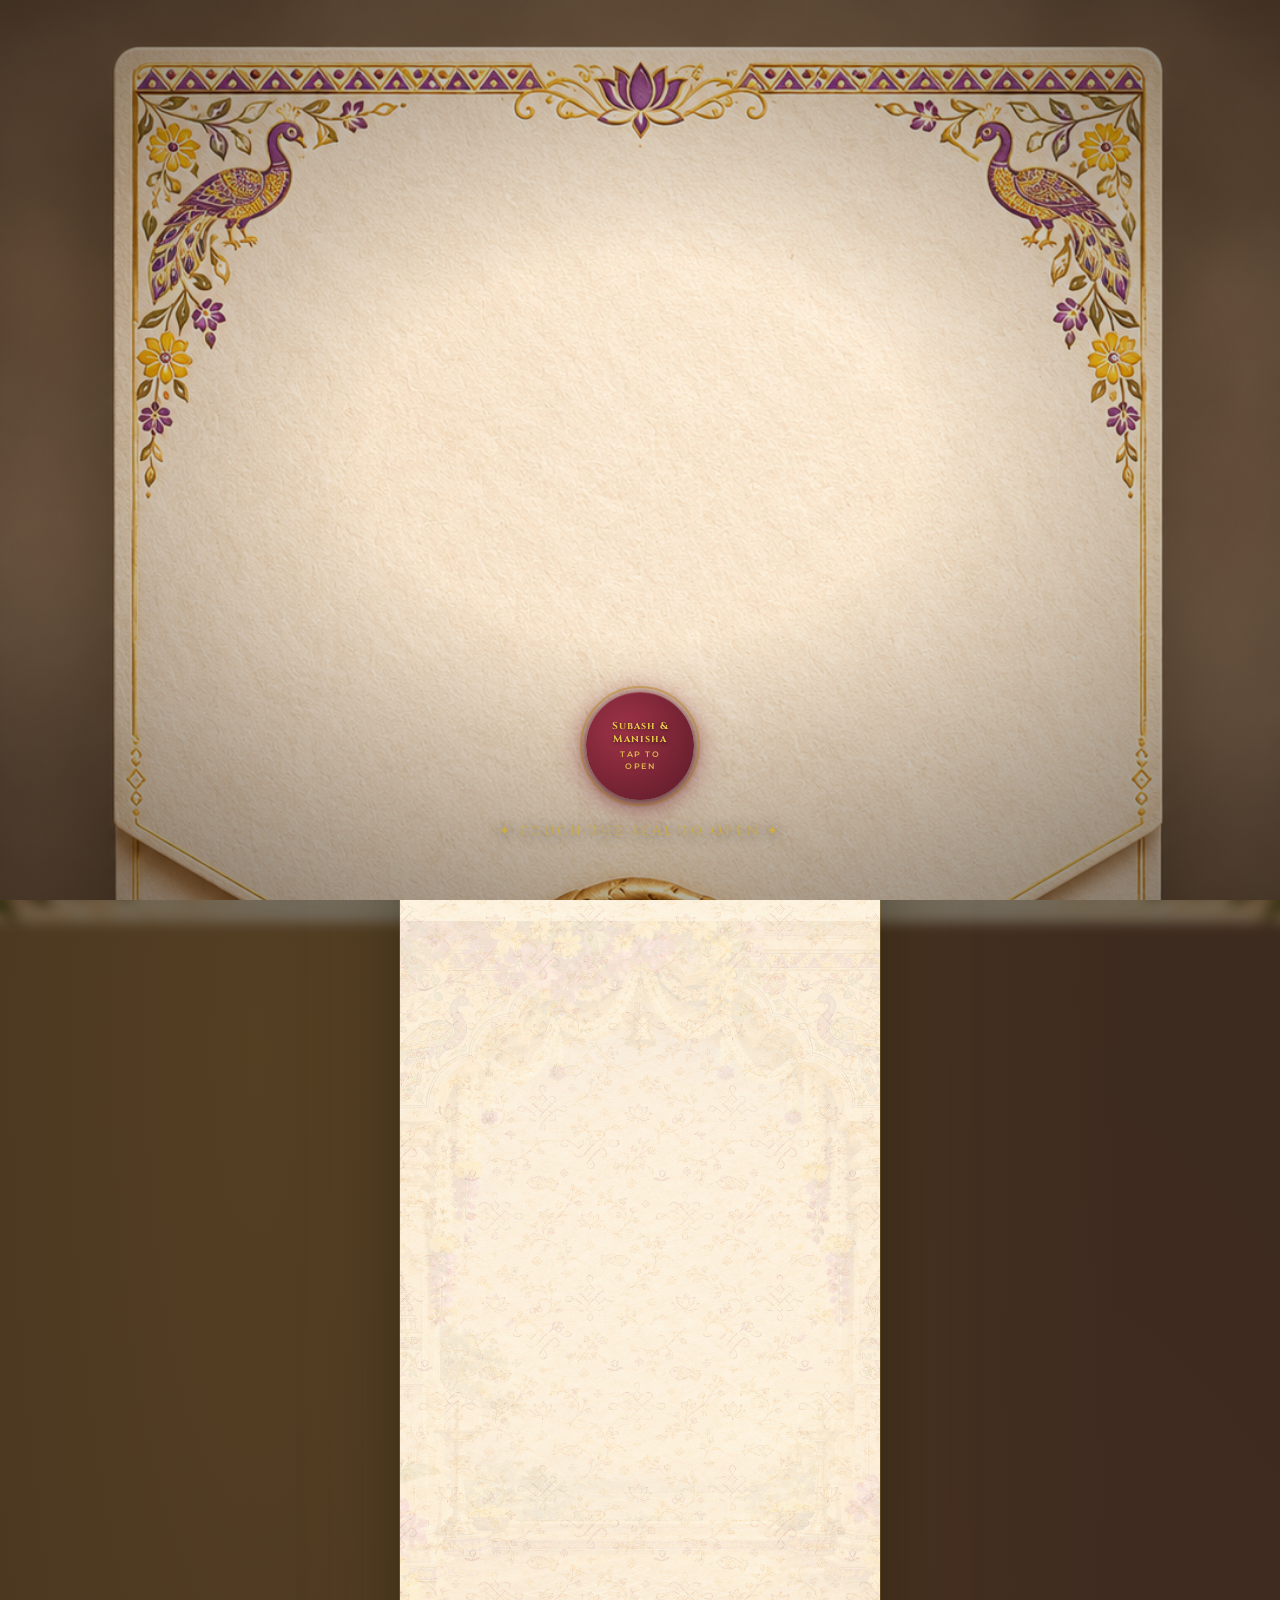
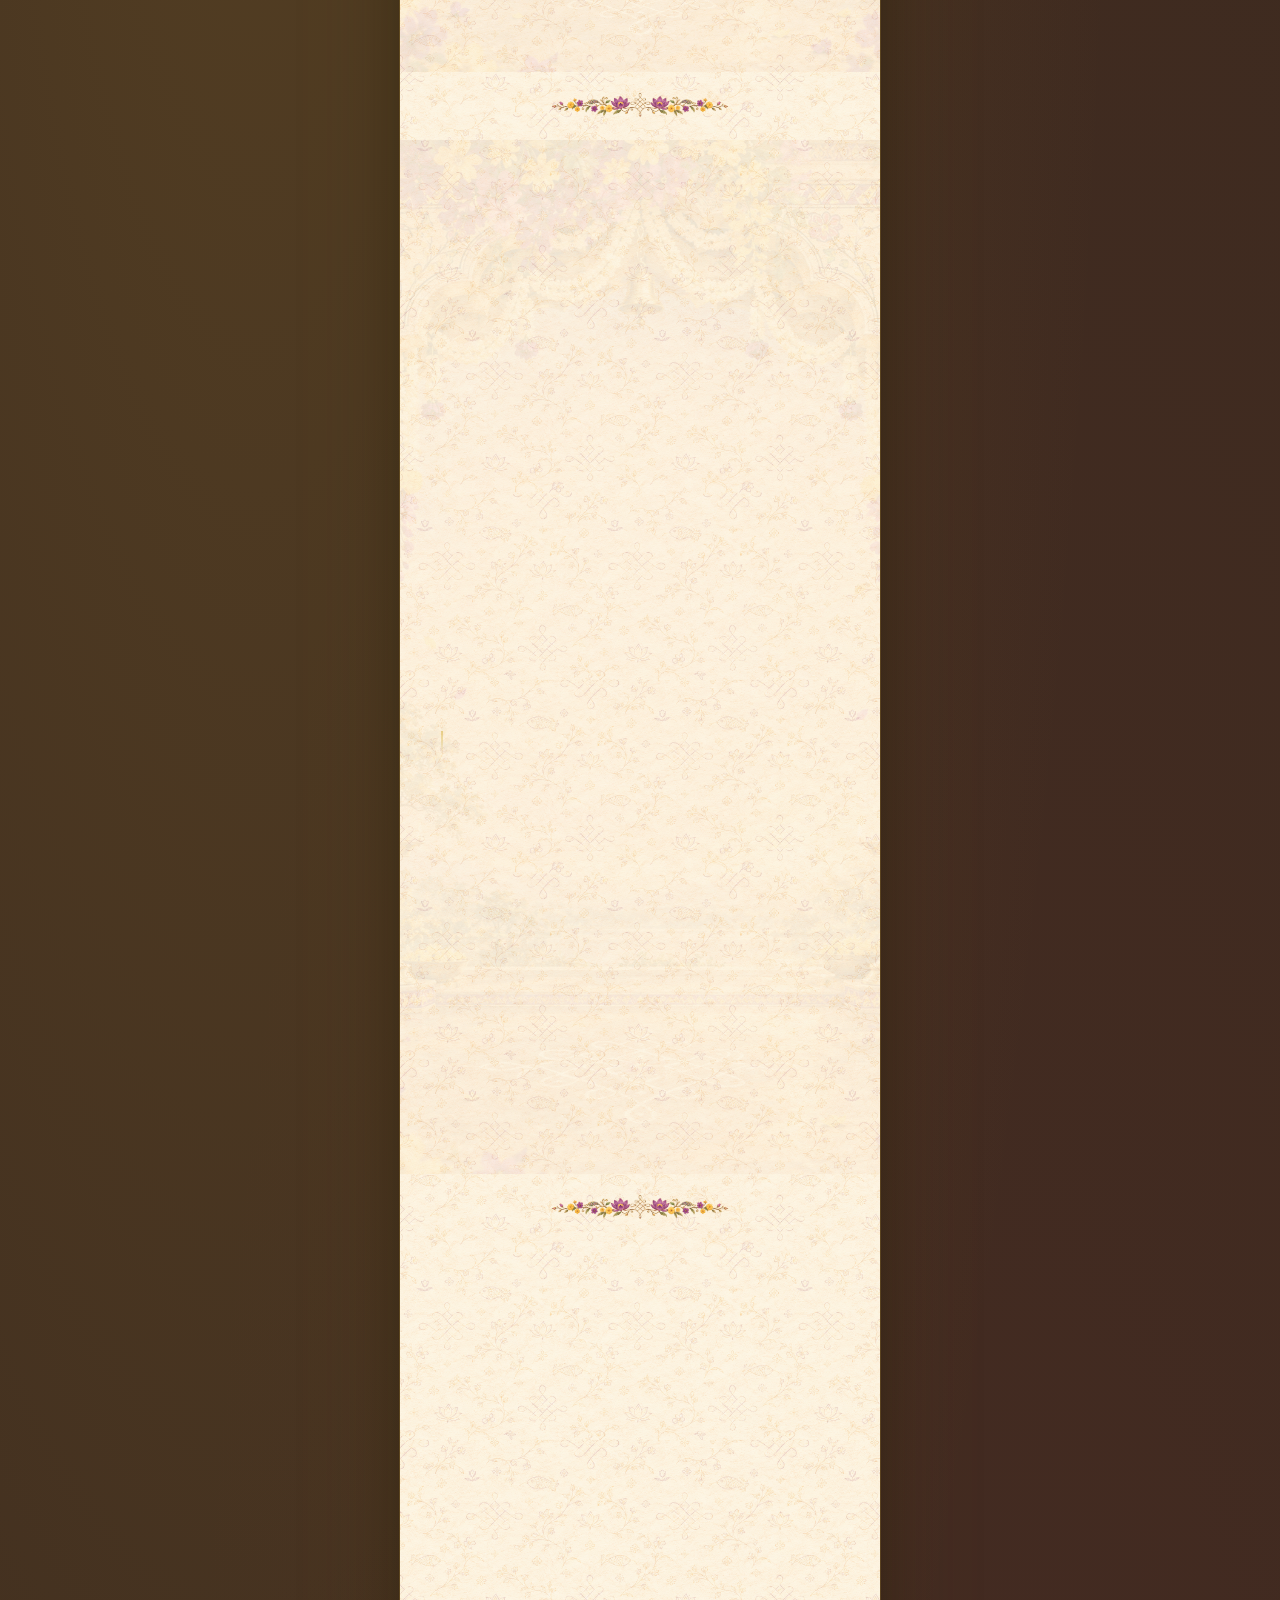
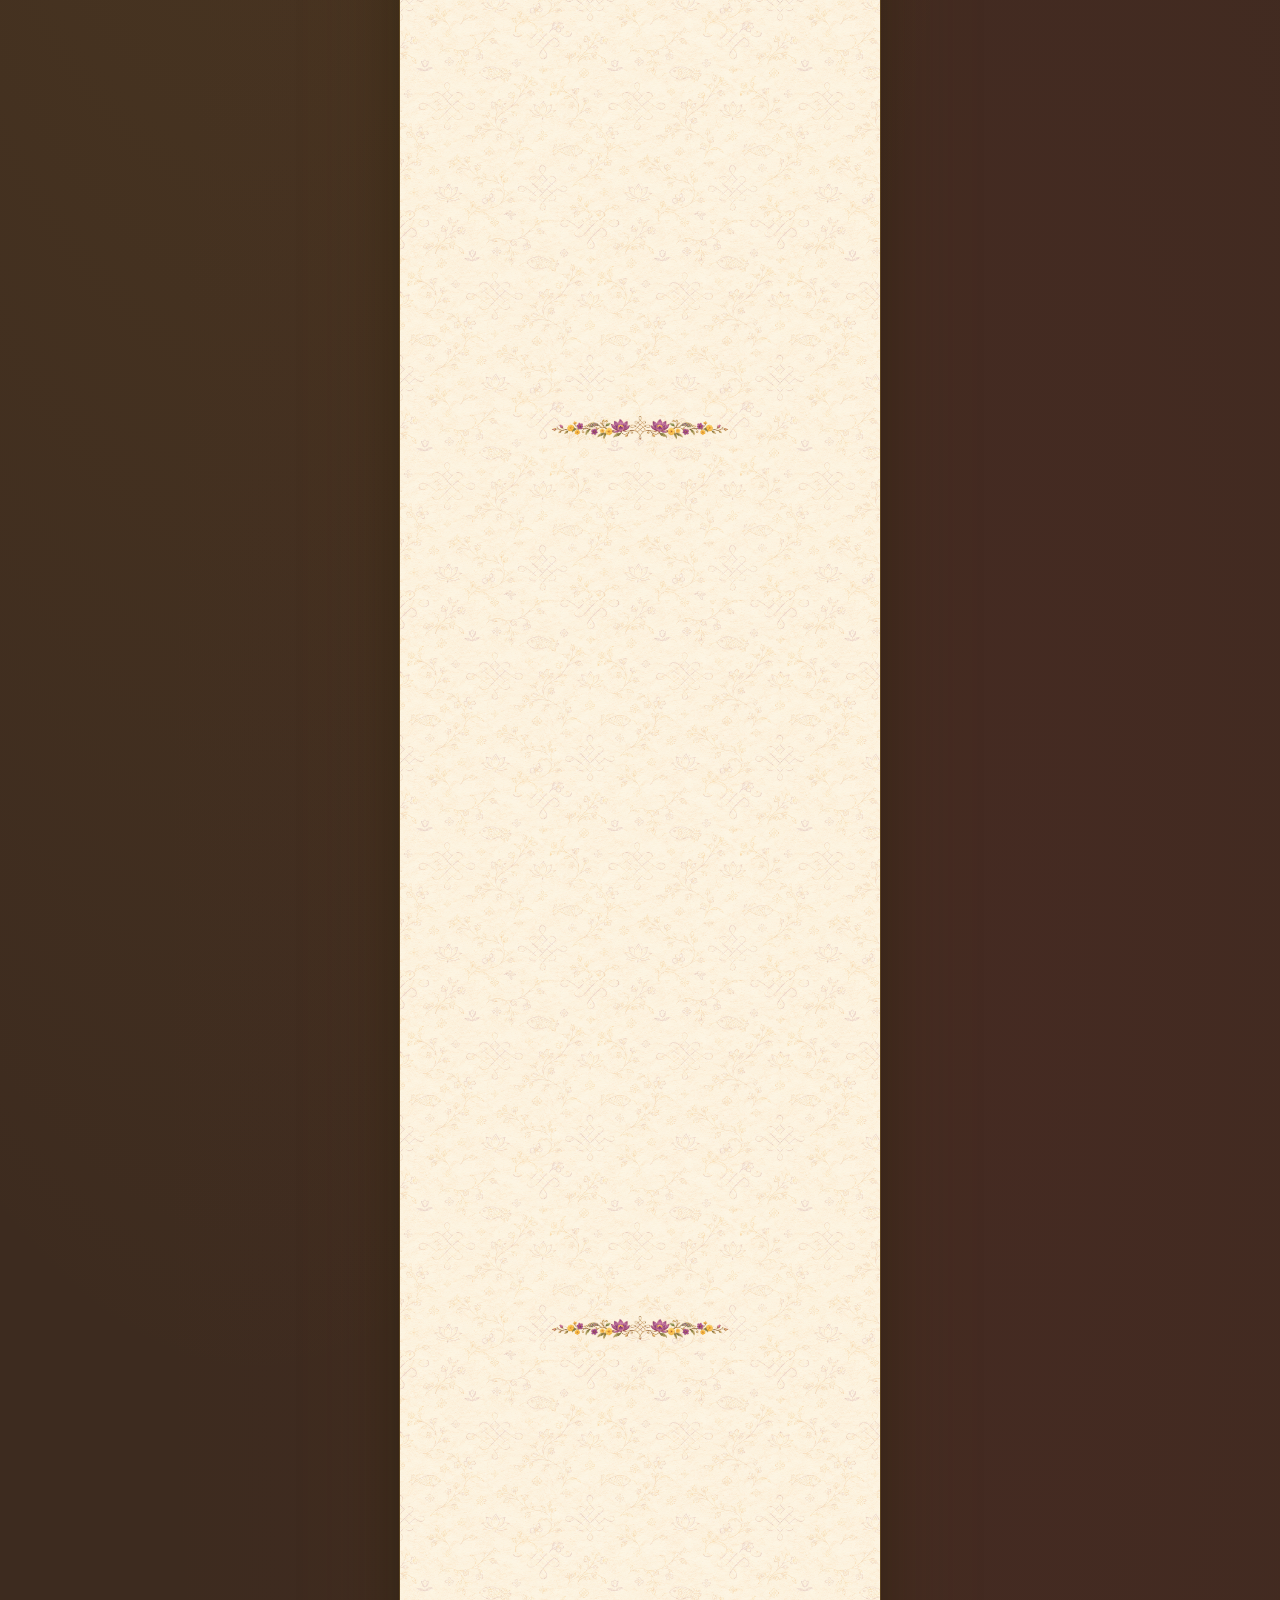
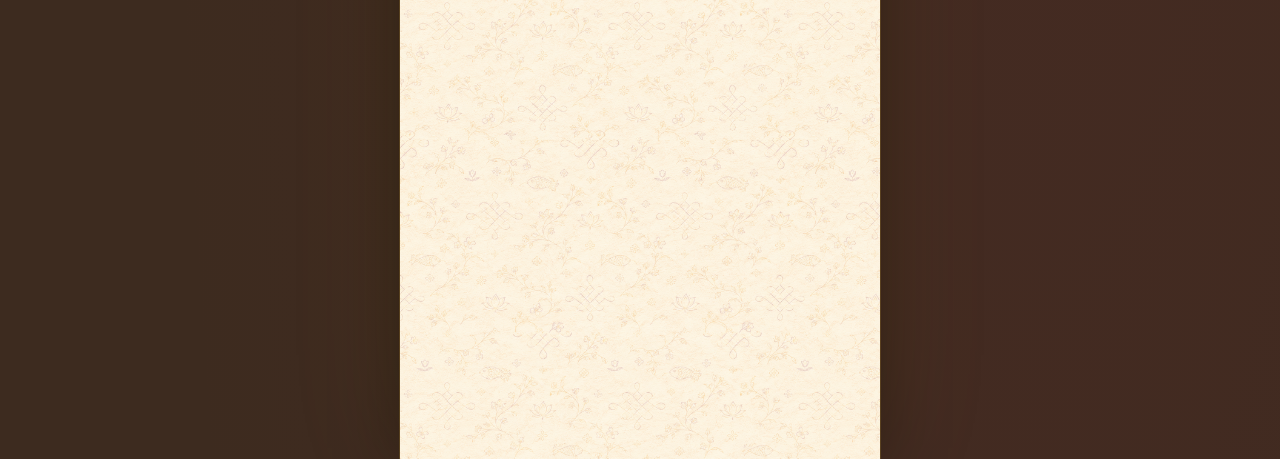
<file: english/index.html>
<!DOCTYPE html>
<html lang="en">
<head>
  <meta charset="UTF-8" />
  <meta name="viewport" content="width=device-width, initial-scale=1.0, maximum-scale=1.0, user-scalable=no" />
  <meta name="theme-color" content="#D4AF37" />
  <meta name="description" content="You are cordially invited to celebrate the wedding of Subash & Manisha — February 10, 2027, Salem, Tamil Nadu." />
  <meta property="og:title" content="Subash & Manisha Wedding Invitation" />
  <meta property="og:description" content="Join us as we tie the knot — February 10, 2027, Salem, Tamil Nadu." />
  <meta property="og:image" content="../assets/images/Subash & Manisha Golden Wedding Logo.png" />
  <title>Subash &amp; Manisha — Wedding Invitation</title>

  <!-- Google Fonts -->
  <link rel="preconnect" href="https://fonts.googleapis.com" />
  <link rel="preconnect" href="https://fonts.gstatic.com" crossorigin />
  <link href="https://fonts.googleapis.com/css2?family=Cinzel:wght@400;600;700;900&family=Cormorant+Garamond:ital,wght@0,300;0,400;0,500;0,600;1,300;1,400;1,500&family=Montserrat:wght@300;400;500;600&family=Noto+Serif+Tamil:wght@400;600;700&family=Noto+Sans+Devanagari:wght@400;600;700&display=swap" rel="stylesheet" />

  <link rel="stylesheet" href="../assets/css/style.css" />
</head>
<body>

  <!-- ═══════════════════════════════════════════ -->
  <!--  BACKGROUND AMBIENT (wide screens)          -->
  <!-- ═══════════════════════════════════════════ -->
  <div class="ambient-bg" aria-hidden="true">
    <div class="ambient-pattern"></div>
  </div>

  <!-- ═══════════════════════════════════════════ -->
  <!--  ENVELOPE ENTRY OVERLAY                     -->
  <!-- ═══════════════════════════════════════════ -->
  <div id="envelope-overlay" class="envelope-overlay" role="dialog" aria-modal="true" aria-label="Wedding Invitation Envelope — Tap to open">
    <div class="envelope-scene">

      <!-- Wax Seal centered on the real envelope image -->
      <div class="wax-seal" id="waxSeal" role="button" tabindex="0" aria-label="Tap to open the invitation">
        <div class="seal-inner">
          <span class="seal-names">Subash &amp; Manisha</span>
          <span class="seal-text">TAP TO<br/>OPEN</span>
        </div>
        <div class="seal-ring"></div>
      </div>

      <p class="envelope-hint">✦ Touch the seal to open ✦</p>
    </div>
  </div><!-- /envelope-overlay -->

  <!-- ═══════════════════════════════════════════ -->
  <!--  AUDIO                                      -->
  <!-- ═══════════════════════════════════════════ -->
  <audio id="wedding-music" loop preload="auto">
    <source src="../assets/audio/music.mp3" type="audio/mpeg" />
    <source src="../assets/audio/wedding-music.mp3" type="audio/mpeg" />
  </audio>

  <!-- Floating Audio Toggle -->
  <button class="audio-toggle" id="audioToggle" aria-label="Toggle wedding music" title="Toggle music">
    <span class="audio-icon" id="audioIcon">♪</span>
    <span class="audio-ripple"></span>
  </button>

  <!-- Back to Home Floating Pill -->
  <a href="../" class="back-home-pill" aria-label="Return to language selection">
    <span class="back-home-arrow">←</span>
    <span>Languages</span>
  </a>

  <!-- Subtle Champagne-Gold Scroll Progress Indicator -->
  <div class="scroll-progress-track" id="scrollProgressTrack" aria-hidden="true">
    <div class="scroll-progress-bar" id="scrollProgressBar"></div>
  </div>

  <!-- ═══════════════════════════════════════════ -->
  <!--  MAIN INVITATION CONTENT                    -->
  <!-- ═══════════════════════════════════════════ -->
  <main class="invitation-card" id="invitationCard" aria-hidden="true">

    <!-- ─── HERO ──────────────────────────────── -->
    <section class="hero-section">
      <!-- Background Video -->
      <div class="hero-video-container" aria-hidden="true">
        <video class="hero-video" id="heroVideo" autoplay muted loop playsinline poster="../assets/images/Royal Purple Indian Wedding Arch.png">
          <source src="../assets/videos/hero-vid.mp4" type="video/mp4" />
        </video>
        <div class="hero-video-overlay"></div>
      </div>

      <div class="hero-top-border"></div>
      <div class="hero-ornament top">❧</div>

      <!-- Temple motif placeholder -->
      <div class="temple-motif" aria-hidden="true"></div>

      <!-- Sacred verse in Tamil & Sanskrit -->
      <p class="vedic-verse">
        <em>॥ சுபமண விழா ॥ शुभ विवाह ॥</em>
      </p>
      <p class="vedic-sub">With the blessings of God &amp; our beloved families</p>

      <!-- Subash & Manisha Golden Wedding Logo -->
      <div class="hero-logo-wrapper" aria-label="Subash & Manisha">
        <h1 class="sr-only">Subash &amp; Manisha Wedding</h1>
        <img src="../assets/images/Subash & Manisha Golden Wedding Logo.png" alt="Subash & Manisha" class="hero-wedding-logo" />
      </div>

      <!-- Date & Location pill -->
      <div class="event-meta">
        <span class="meta-chip">
          <span class="chip-icon">📅</span>
          <span>February 10, 2027</span>
        </span>
        <span class="meta-chip">
          <span class="chip-icon">📍</span>
          <span>Salem, Tamil Nadu</span>
        </span>
      </div>

      <!-- Countdown Timer -->
      <div class="countdown-container" id="countdown" aria-live="polite" aria-label="Countdown to wedding">
        <div class="countdown-pill">
          <span class="count-val" id="cntDays">--</span>
          <span class="count-lbl">Days</span>
        </div>
        <div class="countdown-divider">:</div>
        <div class="countdown-pill">
          <span class="count-val" id="cntHours">--</span>
          <span class="count-lbl">Hrs</span>
        </div>
        <div class="countdown-divider">:</div>
        <div class="countdown-pill">
          <span class="count-val" id="cntMins">--</span>
          <span class="count-lbl">Mins</span>
        </div>
        <div class="countdown-divider">:</div>
        <div class="countdown-pill">
          <span class="count-val" id="cntSecs">--</span>
          <span class="count-lbl">Secs</span>
        </div>
      </div>

      <!-- Interactive Hero Scroll Indicator -->
      <button class="hero-scroll-indicator" id="heroScrollIndicator" type="button" aria-label="Scroll to discover wedding invitation details">
        <span class="scroll-indicator-pill">
          <span class="scroll-indicator-text">SCROLL TO DISCOVER</span>
          <span class="scroll-indicator-decor" aria-hidden="true">
            <span class="scroll-indicator-line">
              <span class="scroll-indicator-dot"></span>
            </span>
            <svg class="scroll-indicator-chevron" width="14" height="8" viewBox="0 0 14 8" fill="none">
              <path d="M1 1L7 7L13 1" stroke="currentColor" stroke-width="1.8" stroke-linecap="round" stroke-linejoin="round"/>
            </svg>
          </span>
        </span>
      </button>

      <div class="hero-bottom-border"></div>
    </section>

    <!-- ─── DIVIDER ───────────────────────────── -->
    <div class="section-divider" id="familyDivider" aria-hidden="true">
      <span class="divider-line"></span>
      <span class="divider-lotus">🪷</span>
      <span class="divider-line"></span>
    </div>

    <!-- ─── BLESSINGS & FAMILY ────────────────── -->
    <section class="family-section" id="familySection">
      <div class="section-header">
        <h2 class="section-title">With the Blessings of</h2>
        <p class="section-subtitle">our beloved families</p>
      </div>

      <!-- Groom's Family -->
      <div class="family-card groom-card">
        <div class="family-card-accent groom-accent"></div>
        <div class="family-card-inner">
          <div class="family-badge">
            <span class="family-badge-icon">👨‍👩‍👦</span>
            <span class="family-badge-label">Groom's Family</span>
          </div>
          <h3 class="family-name groom">Subash</h3>
          <p class="family-desc">Son of</p>
          <div class="parents-grid">
            <div class="parent-item">
              <span class="parent-role">Father</span>
              <span class="parent-name">Shri. Sivakumar</span>
            </div>
            <div class="parent-divider" aria-hidden="true">&amp;</div>
            <div class="parent-item">
              <span class="parent-role">Mother</span>
              <span class="parent-name">Smt. Sumathi</span>
            </div>
          </div>
          <p class="family-address">
            <span class="address-icon">🏡</span>
            Salem, Tamil Nadu
          </p>
        </div>
      </div>

      <!-- Connecting ornament -->
      <div class="family-connector" aria-hidden="true">
        <div class="connector-line"></div>
        <div class="connector-heart">♥</div>
        <div class="connector-line"></div>
      </div>

      <!-- Bride's Family -->
      <div class="family-card bride-card">
        <div class="family-card-accent bride-accent"></div>
        <div class="family-card-inner">
          <div class="family-badge">
            <span class="family-badge-icon">👨‍👩‍👧</span>
            <span class="family-badge-label">Bride's Family</span>
          </div>
          <h3 class="family-name bride">Manisha</h3>
          <p class="family-desc">Daughter of</p>
          <div class="parents-grid">
            <div class="parent-item">
              <span class="parent-role">Father</span>
              <span class="parent-name">Shri. Kamlesh Jha</span>
            </div>
            <div class="parent-divider" aria-hidden="true">&amp;</div>
            <div class="parent-item">
              <span class="parent-role">Mother</span>
              <span class="parent-name">Smt. Poonam Jha</span>
            </div>
          </div>
          <p class="family-address">
            <span class="address-icon">🏡</span>
            Deoghar, Jharkhand
          </p>
        </div>
      </div>
    </section>

    <!-- ─── DIVIDER ───────────────────────────── -->
    <div class="section-divider" aria-hidden="true">
      <span class="divider-line"></span>
      <span class="divider-lotus">✦</span>
      <span class="divider-line"></span>
    </div>

    <!-- ─── WEDDING DETAILS & SCHEDULE ───────── -->
    <section class="schedule-section">
      <div class="section-header">
        <h2 class="section-title">Wedding Schedule</h2>
        <p class="section-subtitle">February 10, 2027</p>
      </div>

      <!-- Mini Calendar -->
      <div class="mini-calendar" role="img" aria-label="Wedding date calendar: February 10, 2027">
        <div class="cal-header">
          <span class="cal-month">February</span>
          <span class="cal-year">2027</span>
        </div>
        <div class="cal-grid">
          <span class="cal-day-name">Su</span>
          <span class="cal-day-name">Mo</span>
          <span class="cal-day-name">Tu</span>
          <span class="cal-day-name">We</span>
          <span class="cal-day-name">Th</span>
          <span class="cal-day-name">Fr</span>
          <span class="cal-day-name">Sa</span>
          <!-- Feb 2027 starts on Monday -->
          <span class="cal-day empty"></span>
          <span class="cal-day">1</span>
          <span class="cal-day">2</span>
          <span class="cal-day">3</span>
          <span class="cal-day">4</span>
          <span class="cal-day">5</span>
          <span class="cal-day">6</span>
          <span class="cal-day">7</span>
          <span class="cal-day">8</span>
          <span class="cal-day">9</span>
          <span class="cal-day highlight" aria-current="date">10</span>
          <span class="cal-day">11</span>
          <span class="cal-day">12</span>
          <span class="cal-day">13</span>
          <span class="cal-day">14</span>
          <span class="cal-day">15</span>
          <span class="cal-day">16</span>
          <span class="cal-day">17</span>
          <span class="cal-day">18</span>
          <span class="cal-day">19</span>
          <span class="cal-day">20</span>
          <span class="cal-day">21</span>
          <span class="cal-day">22</span>
          <span class="cal-day">23</span>
          <span class="cal-day">24</span>
          <span class="cal-day">25</span>
          <span class="cal-day">26</span>
          <span class="cal-day">27</span>
          <span class="cal-day">28</span>
        </div>
      </div>

      <!-- Schedule Events -->
      <div class="schedule-timeline">

        <div class="timeline-item">
          <div class="timeline-dot">
            <span class="timeline-dot-icon">🪔</span>
          </div>
          <div class="timeline-content">
            <div class="timeline-card">
              <div class="timeline-badge">Muhurtham</div>
              <h3 class="timeline-event">Sacred Muhurtham</h3>
              <p class="timeline-time">⏰ 9:00 AM – 12:00 PM</p>
              <p class="timeline-desc">The auspicious wedding ceremony with Vedic rituals, exchange of garlands &amp; sacred vows.</p>
            </div>
          </div>
        </div>

        <div class="timeline-connector"></div>

        <div class="timeline-item">
          <div class="timeline-dot">
            <span class="timeline-dot-icon">🎊</span>
          </div>
          <div class="timeline-content">
            <div class="timeline-card">
              <div class="timeline-badge">Reception</div>
              <h3 class="timeline-event">Grand Reception</h3>
              <p class="timeline-time">⏰ 6:00 PM – 10:00 PM</p>
              <p class="timeline-desc">An evening celebration with dinner, music &amp; memories. All friends &amp; family warmly welcomed.</p>
            </div>
          </div>
        </div>

      </div>

      <!-- Action Buttons -->
      <div class="schedule-actions">
        <a href="https://calendar.google.com/calendar/render?action=TEMPLATE&text=Subash+%26+Manisha+Wedding&dates=20270210T090000/20270210T220000&location=Salem%2C+Tamil+Nadu&details=You+are+cordially+invited+to+the+wedding+of+Subash+%26+Manisha.+Muhurtham%3A+9AM-12PM%2C+Reception%3A+6PM-10PM"
           target="_blank"
           rel="noopener noreferrer"
           class="action-btn btn-calendar"
           aria-label="Add wedding to Google Calendar">
          <span class="btn-icon">📅</span>
          <span>Add to Calendar</span>
        </a>
        <a href="https://www.google.com/maps/search/Salem+Tamil+Nadu"
           target="_blank"
           rel="noopener noreferrer"
           class="action-btn btn-directions"
           aria-label="Get directions to Salem, Tamil Nadu">
          <span class="btn-icon">🗺️</span>
          <span>Get Directions</span>
        </a>
      </div>

      <!-- Venue Card -->
      <div class="venue-card">
        <div class="venue-icon" aria-hidden="true">🏛️</div>
        <div class="venue-details">
          <h3 class="venue-name">Wedding Venue</h3>
          <p class="venue-address">Salem, Tamil Nadu, India</p>
          <p class="venue-note">Detailed venue address will be shared shortly</p>
        </div>
      </div>
    </section>

    <!-- ─── DIVIDER ───────────────────────────── -->
    <div class="section-divider" aria-hidden="true">
      <span class="divider-line"></span>
      <span class="divider-lotus">🌸</span>
      <span class="divider-line"></span>
    </div>

    <!-- ─── SCRATCH CARD ───────────────────────── -->
    <section class="scratch-section">
      <div class="section-header">
        <h2 class="section-title">From Our Hearts</h2>
        <p class="section-subtitle">Scratch to reveal our message ✨</p>
      </div>

      <div class="scratch-container" id="heartsCard">
        <!-- Hidden message (revealed when petals fall) -->
        <div class="scratch-message" id="scratchMessage">
          <div class="scratch-msg-inner">
            <p class="scratch-emoji">💌</p>
            <h3 class="scratch-msg-title">Dear Beloved,</h3>
            <p class="scratch-msg-text">
              Our journey has been one of courage, countless emotions, and a love that stood strong through it all. Through every challenge, we held on to each other, and today, we find ourselves surrounded by the love, blessings, and acceptance of both our families.<br/><br/>
              As two hearts unite and two beautiful traditions come together, we begin a new chapter filled with hope, joy, and endless love.<br/><br/>
              With hearts full of gratitude and happiness, we invite you to be a part of our special day. Your presence and blessings would mean the world to us as we celebrate not just our love, but the beautiful coming together of two families, two cultures, and two traditions.
            </p>
            <p class="scratch-msg-sign">With all our love,<br/><strong>Subash &amp; Manisha</strong></p>
          </div>
        </div>

        <!-- Falling Petals Veil Layer -->
        <div class="petals-veil" id="petalsVeil" aria-hidden="true">
          <div class="petals-backdrop">
            <div class="veil-shimmer"></div>
            <div class="veil-floral-crest">🪷</div>
          </div>
          <div class="petals-layer" id="petalsLayer"></div>
        </div>

        <!-- Reveal Button -->
        <p class="scratch-hint" id="scratchHint" role="button" tabindex="0" aria-label="Press to reveal our message">
          <span class="hint-finger">👆</span> Scratch here to reveal a message
        </p>
      </div>
    </section>

    <!-- ─── DIVIDER ───────────────────────────── -->
    <div class="section-divider" aria-hidden="true">
      <span class="divider-line"></span>
      <span class="divider-lotus">✦</span>
      <span class="divider-line"></span>
    </div>

    <!-- ─── OUR STORY CAROUSEL ────────────────── -->
    <section class="story-section">
      <div class="section-header">
        <h2 class="section-title">Our Story</h2>
        <p class="section-subtitle">A journey from two to one</p>
      </div>

      <div class="carousel-wrapper" id="storyCarousel">
        <div class="carousel-track" id="carouselTrack">

          <!-- Slide 1 -->
          <div class="story-slide" data-index="0">
            <div class="slide-image-container">
              <div class="slide-image-placeholder">
                <span class="placeholder-icon">💫</span>
                <p class="placeholder-text">Photo Coming Soon</p>
              </div>
            </div>
            <div class="slide-content">
              <span class="slide-chapter">Chapter 1</span>
              <h3 class="slide-title">First Meeting</h3>
              <p class="slide-text">Every love story has a beginning — ours was written in the stars. The moment we met, we knew something beautiful was about to unfold.</p>
            </div>
          </div>

          <!-- Slide 2 -->
          <div class="story-slide" data-index="1">
            <div class="slide-image-container">
              <div class="slide-image-placeholder">
                <span class="placeholder-icon">🌺</span>
                <p class="placeholder-text">Photo Coming Soon</p>
              </div>
            </div>
            <div class="slide-content">
              <span class="slide-chapter">Chapter 2</span>
              <h3 class="slide-title">Growing Together</h3>
              <p class="slide-text">Through laughter and tears, through every high and low, we grew stronger together. Our bond deepened with each passing day.</p>
            </div>
          </div>

          <!-- Slide 3 -->
          <div class="story-slide" data-index="2">
            <div class="slide-image-container">
              <div class="slide-image-placeholder">
                <span class="placeholder-icon">💍</span>
                <p class="placeholder-text">Photo Coming Soon</p>
              </div>
            </div>
            <div class="slide-content">
              <span class="slide-chapter">Chapter 3</span>
              <h3 class="slide-title">The Proposal</h3>
              <p class="slide-text">Under a golden sky, with hearts full of love, the question was asked and joyfully answered. Our forever began that very moment.</p>
            </div>
          </div>

          <!-- Slide 4 -->
          <div class="story-slide" data-index="3">
            <div class="slide-image-container">
              <div class="slide-image-placeholder">
                <span class="placeholder-icon">🎊</span>
                <p class="placeholder-text">Photo Coming Soon</p>
              </div>
            </div>
            <div class="slide-content">
              <span class="slide-chapter">Chapter 4</span>
              <h3 class="slide-title">Forever Begins</h3>
              <p class="slide-text">Now we stand at the threshold of a new chapter — our wedding day. And we can't imagine celebrating it without you by our side.</p>
            </div>
          </div>

        </div><!-- /carousel-track -->

        <!-- Carousel Controls -->
        <div class="carousel-controls">
          <button class="carousel-btn prev-btn" id="prevSlide" aria-label="Previous story slide">&#8249;</button>
          <div class="carousel-dots" id="carouselDots" role="tablist" aria-label="Story slides">
            <button class="dot active" data-slide="0" role="tab" aria-selected="true" aria-label="Slide 1: First Meeting"></button>
            <button class="dot" data-slide="1" role="tab" aria-selected="false" aria-label="Slide 2: Growing Together"></button>
            <button class="dot" data-slide="2" role="tab" aria-selected="false" aria-label="Slide 3: The Proposal"></button>
            <button class="dot" data-slide="3" role="tab" aria-selected="false" aria-label="Slide 4: Forever Begins"></button>
          </div>
          <button class="carousel-btn next-btn" id="nextSlide" aria-label="Next story slide">&#8250;</button>
        </div>

      </div><!-- /carousel-wrapper -->
    </section>

    <!-- ─── DIVIDER ───────────────────────────── -->
    <div class="section-divider" aria-hidden="true">
      <span class="divider-line"></span>
      <span class="divider-lotus">🕊️</span>
      <span class="divider-line"></span>
    </div>

    <!-- ─── FOOTER ────────────────────────────── -->
    <footer class="invitation-footer">
      <div class="footer-ornament" aria-hidden="true">❧</div>

      <div class="footer-logo-wrapper" aria-label="Subash & Manisha">
        <img src="../assets/images/Subash & Manisha Golden Wedding Logo.png" alt="Subash & Manisha" class="footer-wedding-logo" />
      </div>

      <h2 class="footer-title">Join Our Celebration</h2>

      <p class="footer-message">
        Your laughter, your blessings, and your presence are all we could ever wish for.<br/>
        Come, be a part of our most cherished memory.
      </p>

      <p class="footer-warmly">
        Warmly &amp; Lovingly,<br/>
        <strong>Subash &amp; Manisha</strong>
      </p>

      <!-- WhatsApp Share -->
      <a href="https://wa.me/?text=You+are+cordially+invited+to+the+wedding+of+%F0%9F%92%AB+Subash+%26+Manisha+%F0%9F%92%AB%0A%0A%F0%9F%93%85+Date%3A+February+10%2C+2027%0A%F0%9F%93%8D+Venue%3A+Salem%2C+Tamil+Nadu%0A%0AJoin+us+to+celebrate+their+special+day!+%F0%9F%8C%B8"
         target="_blank"
         rel="noopener noreferrer"
         class="whatsapp-btn"
         aria-label="Share wedding invitation via WhatsApp">
        <svg class="whatsapp-icon" viewBox="0 0 24 24" xmlns="http://www.w3.org/2000/svg" aria-hidden="true">
          <path d="M17.472 14.382c-.297-.149-1.758-.867-2.03-.967-.273-.099-.471-.148-.67.15-.197.297-.767.966-.94 1.164-.173.199-.347.223-.644.075-.297-.15-1.255-.463-2.39-1.475-.883-.788-1.48-1.761-1.653-2.059-.173-.297-.018-.458.13-.606.134-.133.298-.347.446-.52.149-.174.198-.298.298-.497.099-.198.05-.371-.025-.52-.075-.149-.669-1.612-.916-2.207-.242-.579-.487-.5-.669-.51-.173-.008-.371-.01-.57-.01-.198 0-.52.074-.792.372-.272.297-1.04 1.016-1.04 2.479 0 1.462 1.065 2.875 1.213 3.074.149.198 2.096 3.2 5.077 4.487.709.306 1.262.489 1.694.625.712.227 1.36.195 1.871.118.571-.085 1.758-.719 2.006-1.413.248-.694.248-1.289.173-1.413-.074-.124-.272-.198-.57-.347m-5.421 7.403h-.004a9.87 9.87 0 01-5.031-1.378l-.361-.214-3.741.982.998-3.648-.235-.374a9.86 9.86 0 01-1.51-5.26c.001-5.45 4.436-9.884 9.888-9.884 2.64 0 5.122 1.03 6.988 2.898a9.825 9.825 0 012.893 6.994c-.003 5.45-4.437 9.884-9.885 9.884m8.413-18.297A11.815 11.815 0 0012.05 0C5.495 0 .16 5.335.157 11.892c0 2.096.547 4.142 1.588 5.945L.057 24l6.305-1.654a11.882 11.882 0 005.683 1.448h.005c6.554 0 11.89-5.335 11.893-11.893a11.821 11.821 0 00-3.48-8.413z"/>
        </svg>
        <span>Share via WhatsApp</span>
      </a>

      <div class="footer-bottom">
        <p class="footer-made">Made with ❤️ for Subash &amp; Manisha</p>
        <p class="footer-year">© 2027 — A Celebration of Love</p>
      </div>

      <div class="footer-ornament bottom" aria-hidden="true">❧</div>
    </footer>

  </main><!-- /invitation-card -->

  <!-- Scroll-to-top button -->
  <button class="scroll-top" id="scrollTop" aria-label="Scroll to top" title="Back to top">↑</button>

  <script src="../assets/js/script.js"></script>
  <script>
    // Enable seamless local file preview without breaking clean web URLs
    if (window.location.protocol === 'file:') {
      var backBtn = document.querySelector('.back-home-pill');
      if (backBtn && backBtn.getAttribute('href') === '../') {
        backBtn.setAttribute('href', '../index.html');
      }
    }
  </script>
</body>
</html>
</file>
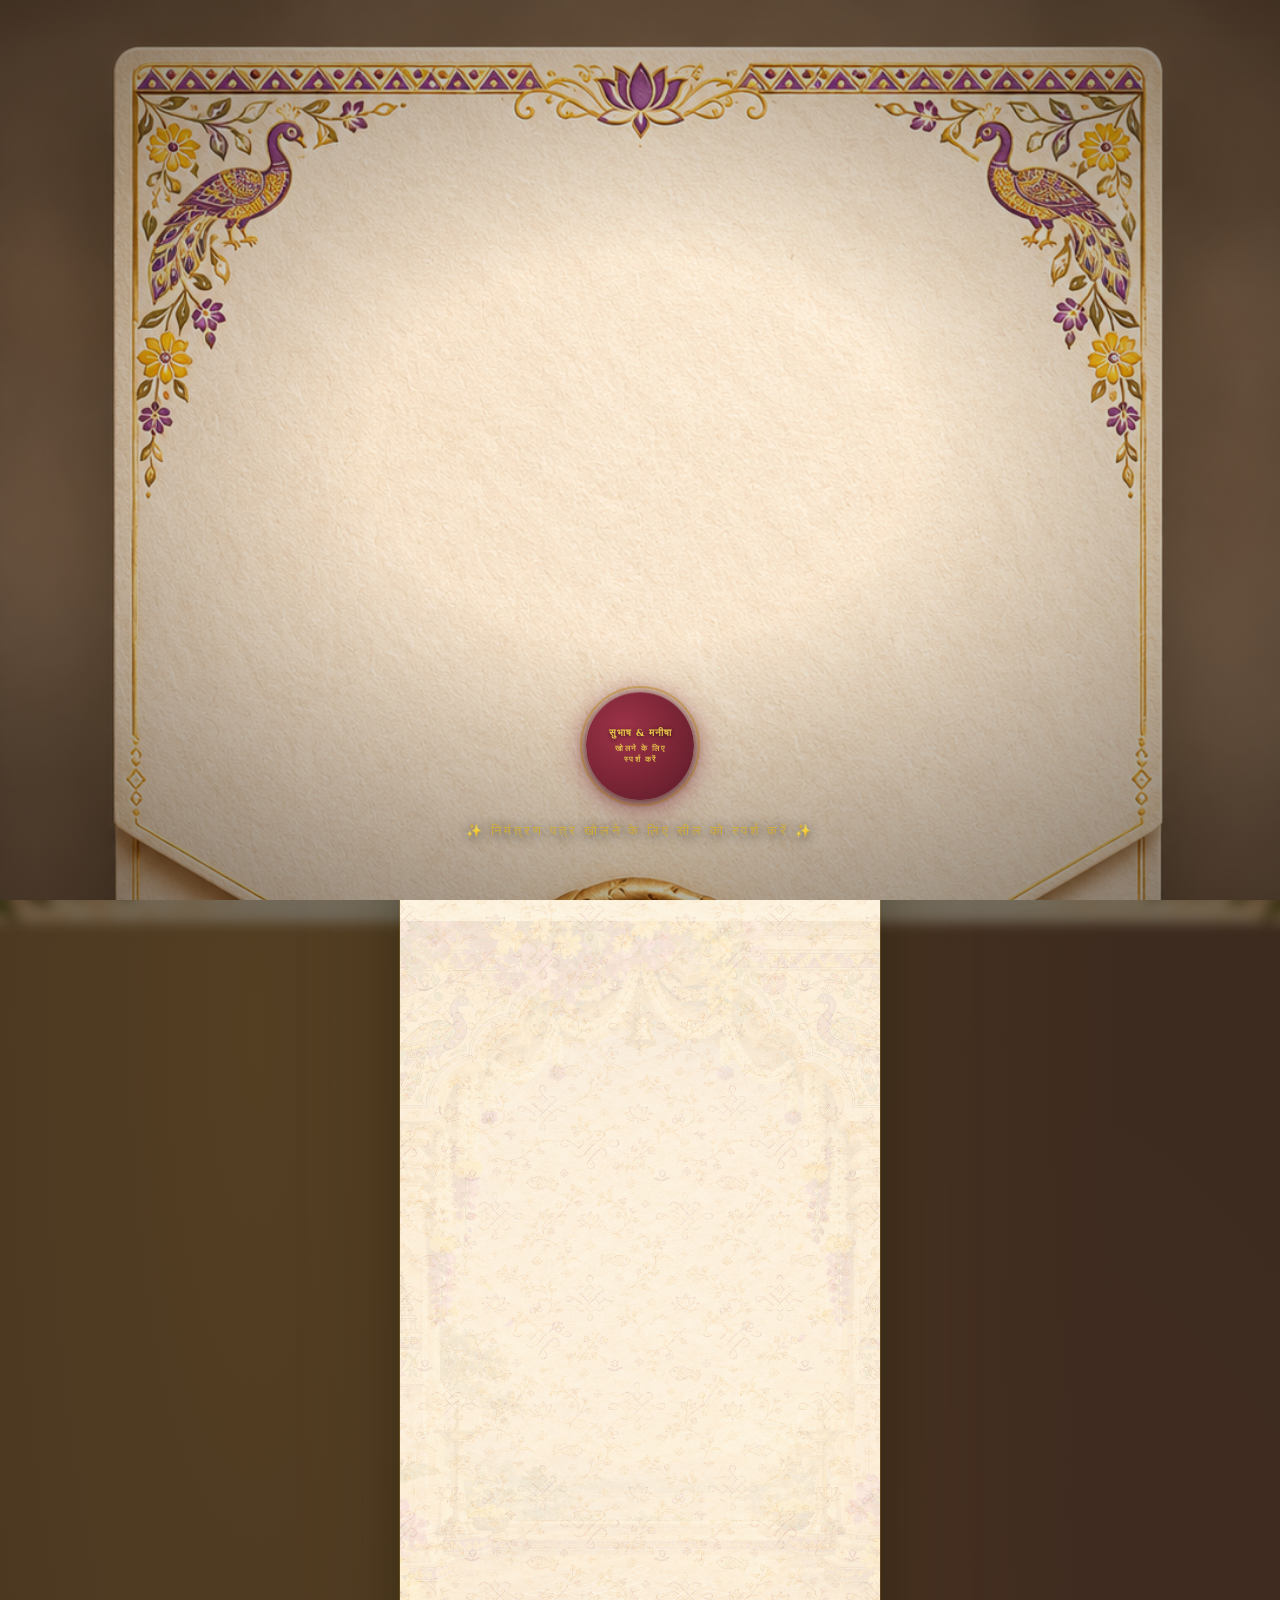
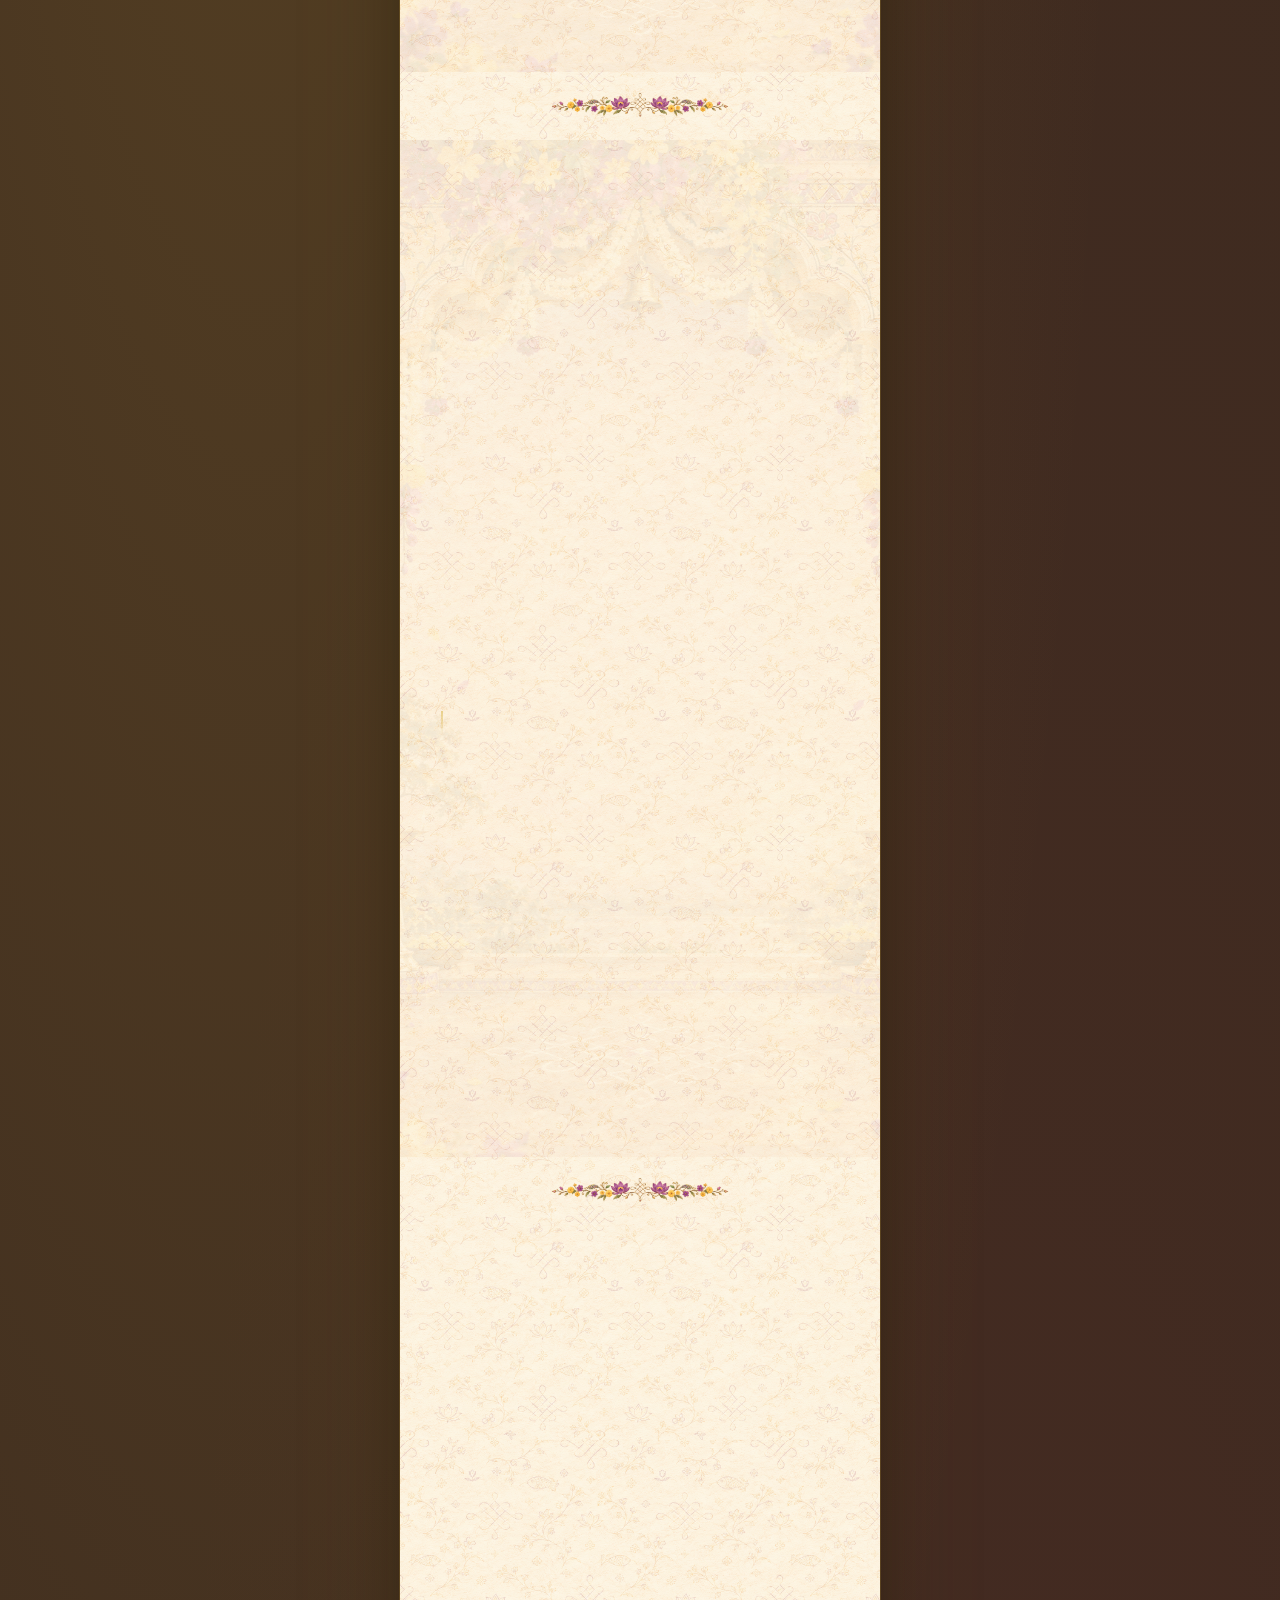
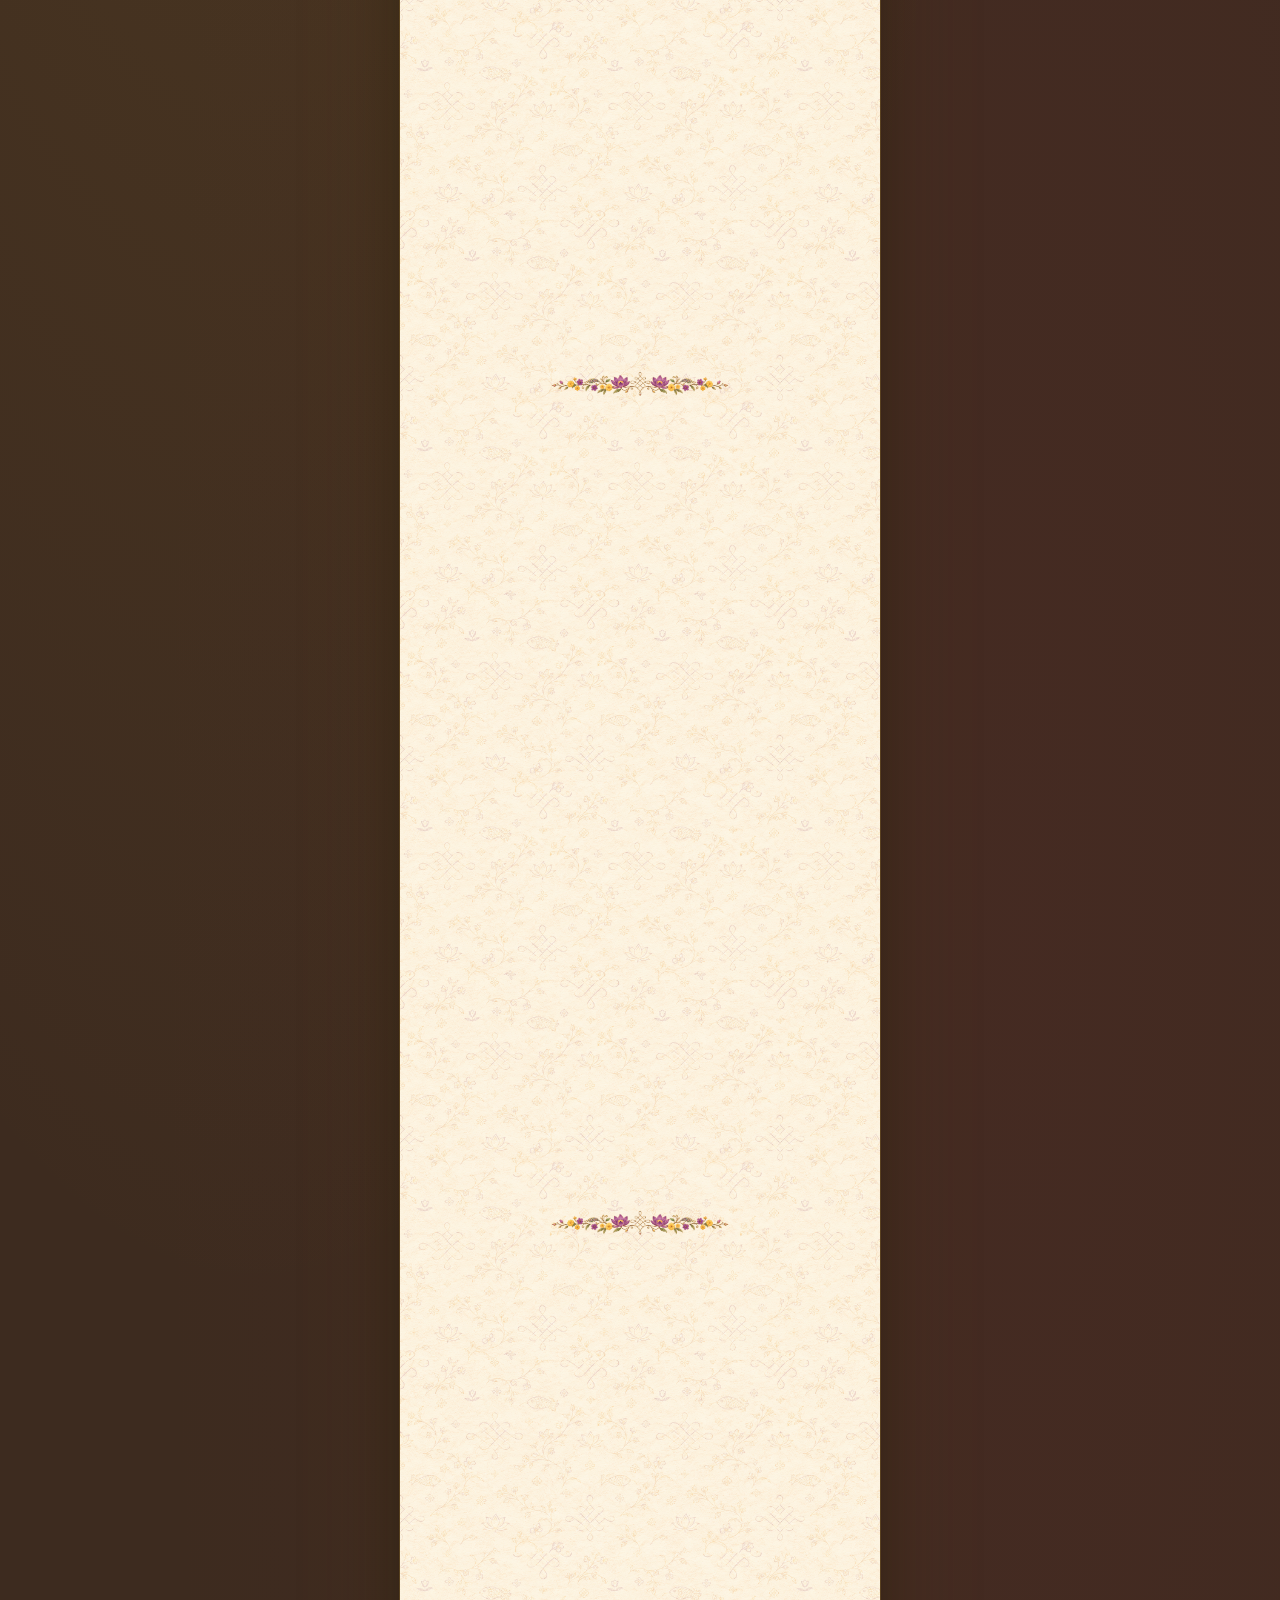
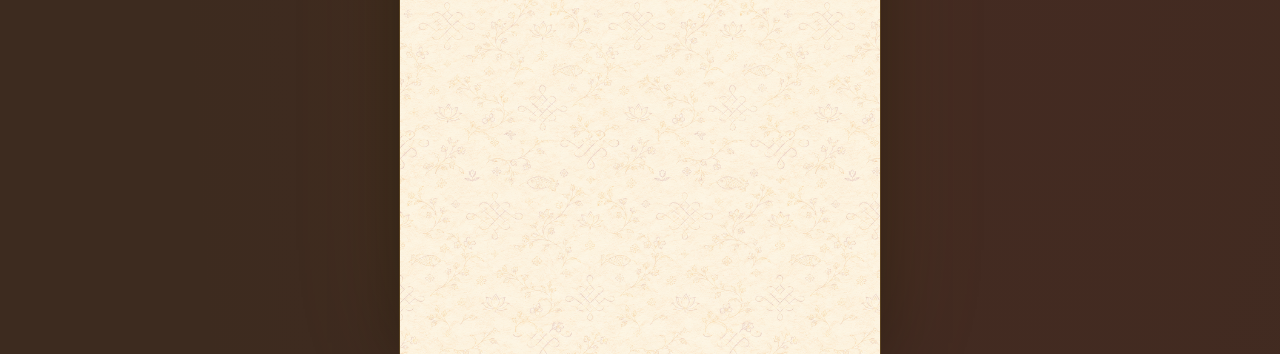
<file: hindi/index.html>
<!DOCTYPE html>
<html lang="hi">
<head>
  <meta charset="UTF-8" />
  <meta name="viewport" content="width=device-width, initial-scale=1.0, maximum-scale=1.0, user-scalable=no" />
  <meta name="theme-color" content="#D4AF37" />
  <meta name="description" content="सुभाष एवं मनीषा के पावन विवाह समारोह में आप सपरिवार सादर आमंत्रित हैं - 10 फ़रवरी 2027, सलेम, तमिलनाडु।" />
  <meta property="og:title" content="सुभाष & मनीषा विवाह निमंत्रण पत्र" />
  <meta property="og:description" content="हमारे विवाह के इस पावन उत्सव में सम्मिलित होकर हमें अपना स्नेह एवं शुभाशीष प्रदान करें - 10 फ़रवरी 2027, सलेम, तमिलनाडु।" />
  <meta property="og:image" content="../assets/images/Subash & Manisha Golden Wedding Logo.png" />
  <title>सुभाष &amp; मनीषा — पावन विवाह निमंत्रण</title>

  <!-- Google Fonts with Devanagari support -->
  <link rel="preconnect" href="https://fonts.googleapis.com" />
  <link rel="preconnect" href="https://fonts.gstatic.com" crossorigin />
  <link href="https://fonts.googleapis.com/css2?family=Cinzel:wght@400;600;700;900&family=Cormorant+Garamond:ital,wght@0,300;0,400;0,500;0,600;1,300;1,400;1,500&family=Montserrat:wght@300;400;500;600&family=Noto+Serif+Tamil:wght@400;600;700&family=Noto+Sans+Devanagari:wght@400;500;600;700&display=swap" rel="stylesheet" />

  <link rel="stylesheet" href="../assets/css/style.css" />
</head>
<body>

  <!-- ═══════════════════════════════════════════ -->
  <!--  BACKGROUND AMBIENT (wide screens)          -->
  <!-- ═══════════════════════════════════════════ -->
  <div class="ambient-bg" aria-hidden="true">
    <div class="ambient-pattern"></div>
  </div>

  <!-- ═══════════════════════════════════════════ -->
  <!--  ENVELOPE ENTRY OVERLAY                     -->
  <!-- ═══════════════════════════════════════════ -->
  <div id="envelope-overlay" class="envelope-overlay" role="dialog" aria-modal="true" aria-label="विवाह निमंत्रण पत्र - खोलने के लिए स्पर्श करें">
    <div class="envelope-scene">

      <!-- Wax Seal centered on the real envelope image -->
      <div class="wax-seal" id="waxSeal" role="button" tabindex="0" aria-label="निमंत्रण पत्र खोलने के लिए सील को स्पर्श करें">
        <div class="seal-inner">
          <span class="seal-names">सुभाष &amp; मनीषा</span>
          <span class="seal-text">खोलने के लिए<br/>स्पर्श करें</span>
        </div>
        <div class="seal-ring"></div>
      </div>

      <p class="envelope-hint">✨ निमंत्रण पत्र खोलने के लिए सील को स्पर्श करें ✨</p>
    </div>
  </div><!-- /envelope-overlay -->

  <!-- ═══════════════════════════════════════════ -->
  <!--  AUDIO                                      -->
  <!-- ═══════════════════════════════════════════ -->
  <audio id="wedding-music" loop preload="auto">
    <source src="../assets/audio/music.mp3" type="audio/mpeg" />
    <source src="../assets/audio/wedding-music.mp3" type="audio/mpeg" />
  </audio>

  <!-- Floating Audio Toggle -->
  <button class="audio-toggle" id="audioToggle" aria-label="संगीत चालू / बंद करें" title="संगीत">
    <span class="audio-icon" id="audioIcon">♪</span>
    <span class="audio-ripple"></span>
  </button>

  <!-- Back to Home Floating Pill -->
  <a href="../" class="back-home-pill" aria-label="भाषा चयन पर वापस जाएँ">
    <span class="back-home-arrow">←</span>
    <span>भाषाएं</span>
  </a>

  <!-- Subtle Champagne-Gold Scroll Progress Indicator -->
  <div class="scroll-progress-track" id="scrollProgressTrack" aria-hidden="true">
    <div class="scroll-progress-bar" id="scrollProgressBar"></div>
  </div>

  <!-- ═══════════════════════════════════════════ -->
  <!--  MAIN INVITATION CONTENT                    -->
  <!-- ═══════════════════════════════════════════ -->
  <main class="invitation-card" id="invitationCard" aria-hidden="true">

    <!-- ─── HERO ──────────────────────────────── -->
    <section class="hero-section">
      <!-- Background Video -->
      <div class="hero-video-container" aria-hidden="true">
        <video class="hero-video" id="heroVideo" autoplay muted loop playsinline poster="../assets/images/Royal Purple Indian Wedding Arch.png">
          <source src="../assets/videos/hero-vid.mp4" type="video/mp4" />
        </video>
        <div class="hero-video-overlay"></div>
      </div>

      <div class="hero-top-border"></div>
      <div class="hero-ornament top">❧</div>

      <!-- Temple motif placeholder -->
      <div class="temple-motif" aria-hidden="true"></div>

      <!-- Sacred verse in Sanskrit & Tamil -->
      <p class="vedic-verse">
        <em>॥ शुभ विवाह ॥ சுபமண விழா ॥</em>
      </p>
      <p class="vedic-sub">ईश्वर की असीम अनुकंपा एवं परिजनों के मंगलमय आशीर्वाद से</p>

      <!-- Subash & Manisha Golden Wedding Logo -->
      <div class="hero-logo-wrapper" aria-label="सुभाष &amp; मनीषा">
        <h1 class="sr-only">सुभाष &amp; मनीषा विवाह</h1>
        <img src="../assets/images/Subash & Manisha Golden Wedding Logo.png" alt="सुभाष & मनीषा" class="hero-wedding-logo" />
      </div>

      <!-- Date & Location pill -->
      <div class="event-meta">
        <span class="meta-chip">
          <span class="chip-icon">📅</span>
          <span>10 फ़रवरी, 2027</span>
        </span>
        <span class="meta-chip">
          <span class="chip-icon">📍</span>
          <span>सलेम, तमिलनाडु</span>
        </span>
      </div>

      <!-- Countdown Timer -->
      <div class="countdown-container" id="countdown" aria-live="polite" aria-label="विवाह के लिए उल्टी गिनती">
        <div class="countdown-pill">
          <span class="count-val" id="cntDays">--</span>
          <span class="count-lbl">दिन</span>
        </div>
        <div class="countdown-divider">:</div>
        <div class="countdown-pill">
          <span class="count-val" id="cntHours">--</span>
          <span class="count-lbl">घंटे</span>
        </div>
        <div class="countdown-divider">:</div>
        <div class="countdown-pill">
          <span class="count-val" id="cntMins">--</span>
          <span class="count-lbl">मिनट</span>
        </div>
        <div class="countdown-divider">:</div>
        <div class="countdown-pill">
          <span class="count-val" id="cntSecs">--</span>
          <span class="count-lbl">सेकंड</span>
        </div>
      </div>

      <!-- Interactive Hero Scroll Indicator -->
      <button class="hero-scroll-indicator" id="heroScrollIndicator" type="button" aria-label="विवाह विवरण देखने के लिए नीचे स्क्रॉल करें">
        <span class="scroll-indicator-pill">
          <span class="scroll-indicator-text">नीचे स्क्रॉल करें</span>
          <span class="scroll-indicator-decor" aria-hidden="true">
            <span class="scroll-indicator-line">
              <span class="scroll-indicator-dot"></span>
            </span>
            <svg class="scroll-indicator-chevron" width="14" height="8" viewBox="0 0 14 8" fill="none">
              <path d="M1 1L7 7L13 1" stroke="currentColor" stroke-width="1.8" stroke-linecap="round" stroke-linejoin="round"/>
            </svg>
          </span>
        </span>
      </button>

      <div class="hero-bottom-border"></div>
    </section>

    <!-- ─── DIVIDER ───────────────────────────── -->
    <div class="section-divider" id="familyDivider" aria-hidden="true">
      <span class="divider-line"></span>
      <span class="divider-lotus">🪷</span>
      <span class="divider-line"></span>
    </div>

    <!-- ─── BLESSINGS & FAMILY ────────────────── -->
    <section class="family-section" id="familySection">
      <div class="section-header">
        <h2 class="section-title">परम आदरणीय परिजनों के</h2>
        <p class="section-subtitle">स्नेह एवं मंगल आशीर्वाद से</p>
      </div>

      <!-- Groom's Family -->
      <div class="family-card groom-card">
        <div class="family-card-accent groom-accent"></div>
        <div class="family-card-inner">
          <div class="family-badge">
            <span class="family-badge-icon">👨‍👩‍👦</span>
            <span class="family-badge-label">वर पक्ष</span>
          </div>
          <h3 class="family-name groom">सुभाष</h3>
          <p class="family-desc">सुपुत्र</p>
          <div class="parents-grid">
            <div class="parent-item">
              <span class="parent-role">पिता</span>
              <span class="parent-name">श्री शिवकुमार</span>
            </div>
            <div class="parent-divider" aria-hidden="true">&amp;</div>
            <div class="parent-item">
              <span class="parent-role">माता</span>
              <span class="parent-name">श्रीमती सुमति</span>
            </div>
          </div>
          <p class="family-address">
            <span class="address-icon">🏡</span>
            सलेम, तमिलनाडु
          </p>
        </div>
      </div>

      <!-- Connecting ornament -->
      <div class="family-connector" aria-hidden="true">
        <div class="connector-line"></div>
        <div class="connector-heart">♥</div>
        <div class="connector-line"></div>
      </div>

      <!-- Bride's Family -->
      <div class="family-card bride-card">
        <div class="family-card-accent bride-accent"></div>
        <div class="family-card-inner">
          <div class="family-badge">
            <span class="family-badge-icon">👨‍👩‍👧</span>
            <span class="family-badge-label">वधू पक्ष</span>
          </div>
          <h3 class="family-name bride">मनीषा</h3>
          <p class="family-desc">सुपुत्री</p>
          <div class="parents-grid">
            <div class="parent-item">
              <span class="parent-role">पिता</span>
              <span class="parent-name">श्री कमलेश झा</span>
            </div>
            <div class="parent-divider" aria-hidden="true">&amp;</div>
            <div class="parent-item">
              <span class="parent-role">माता</span>
              <span class="parent-name">श्रीमती पूनम झा</span>
            </div>
          </div>
          <p class="family-address">
            <span class="address-icon">🏡</span>
            देवघर, झारखंड
          </p>
        </div>
      </div>
    </section>

    <!-- ─── DIVIDER ───────────────────────────── -->
    <div class="section-divider" aria-hidden="true">
      <span class="divider-line"></span>
      <span class="divider-lotus">✦</span>
      <span class="divider-line"></span>
    </div>

    <!-- ─── WEDDING DETAILS & SCHEDULE ───────── -->
    <section class="schedule-section">
      <div class="section-header">
        <h2 class="section-title">शुभ विवाह कार्यक्रम</h2>
        <p class="section-subtitle">10 फ़रवरी, 2027</p>
      </div>

      <!-- Mini Calendar -->
      <div class="mini-calendar" role="img" aria-label="विवाह तिथि कैलेंडर: 10 फ़रवरी 2027">
        <div class="cal-header">
          <span class="cal-month">फ़रवरी</span>
          <span class="cal-year">2027</span>
        </div>
        <div class="cal-grid">
          <span class="cal-day-name">रवि</span>
          <span class="cal-day-name">सोम</span>
          <span class="cal-day-name">मंगल</span>
          <span class="cal-day-name">बुध</span>
          <span class="cal-day-name">गुरु</span>
          <span class="cal-day-name">शुक्र</span>
          <span class="cal-day-name">शनि</span>
          <!-- Feb 2027 starts on Monday -->
          <span class="cal-day empty"></span>
          <span class="cal-day">1</span>
          <span class="cal-day">2</span>
          <span class="cal-day">3</span>
          <span class="cal-day">4</span>
          <span class="cal-day">5</span>
          <span class="cal-day">6</span>
          <span class="cal-day">7</span>
          <span class="cal-day">8</span>
          <span class="cal-day">9</span>
          <span class="cal-day highlight" aria-current="date">10</span>
          <span class="cal-day">11</span>
          <span class="cal-day">12</span>
          <span class="cal-day">13</span>
          <span class="cal-day">14</span>
          <span class="cal-day">15</span>
          <span class="cal-day">16</span>
          <span class="cal-day">17</span>
          <span class="cal-day">18</span>
          <span class="cal-day">19</span>
          <span class="cal-day">20</span>
          <span class="cal-day">21</span>
          <span class="cal-day">22</span>
          <span class="cal-day">23</span>
          <span class="cal-day">24</span>
          <span class="cal-day">25</span>
          <span class="cal-day">26</span>
          <span class="cal-day">27</span>
          <span class="cal-day">28</span>
        </div>
      </div>

      <!-- Schedule Events -->
      <div class="schedule-timeline">

        <div class="timeline-item">
          <div class="timeline-dot">
            <span class="timeline-dot-icon">🪔</span>
          </div>
          <div class="timeline-content">
            <div class="timeline-card">
              <div class="timeline-badge">शुभ मुहूर्त</div>
              <h3 class="timeline-event">पावन पाणिग्रहण संस्कार</h3>
              <p class="timeline-time">⏰ प्रातः 9:00 – दोपहर 12:00</p>
              <p class="timeline-desc">वैदिक मंत्रोच्चार, वरमाला एवं सात फेरों की पावन रस्म।</p>
            </div>
          </div>
        </div>

        <div class="timeline-connector"></div>

        <div class="timeline-item">
          <div class="timeline-dot">
            <span class="timeline-dot-icon">🎊</span>
          </div>
          <div class="timeline-content">
            <div class="timeline-card">
              <div class="timeline-badge">प्रीतिभोज</div>
              <h3 class="timeline-event">भव्य प्रीतिभोज</h3>
              <p class="timeline-time">⏰ सायं 6:00 – रात्रि 10:00</p>
              <p class="timeline-desc">संगीत, उल्लास एवं स्वादिष्ट प्रीतिभोज। आप सपरिवार सादर आमंत्रित हैं।</p>
            </div>
          </div>
        </div>

      </div>

      <!-- Action Buttons -->
      <div class="schedule-actions">
        <a href="https://calendar.google.com/calendar/render?action=TEMPLATE&text=Subash+%26+Manisha+Wedding&dates=20270210T090000/20270210T220000&location=Salem%2C+Tamil+Nadu&details=You+are+cordially+invited+to+the+wedding+of+Subash+%26+Manisha.+Muhurtham%3A+9AM-12PM%2C+Reception%3A+6PM-10PM"
           target="_blank"
           rel="noopener noreferrer"
           class="action-btn btn-calendar"
           aria-label="गूगल कैलेंडर में जोड़ें">
          <span class="btn-icon">📅</span>
          <span>कैलेंडर में जोड़ें</span>
        </a>
        <a href="https://www.google.com/maps/search/Salem+Tamil+Nadu"
           target="_blank"
           rel="noopener noreferrer"
           class="action-btn btn-directions"
           aria-label="सलेम, तमिलनाडु के दिशा-निर्देश देखें">
          <span class="btn-icon">🗺️</span>
          <span>दिशा-निर्देश देखें</span>
        </a>
      </div>

      <!-- Venue Card -->
      <div class="venue-card">
        <div class="venue-icon" aria-hidden="true">🏛️</div>
        <div class="venue-details">
          <h3 class="venue-name">विवाह स्थल</h3>
          <p class="venue-address">सलेम, तमिलनाडु, भारत</p>
          <p class="venue-note">विस्तृत स्थल पता शीघ्र ही साझा किया जाएगा</p>
        </div>
      </div>
    </section>

    <!-- ─── DIVIDER ───────────────────────────── -->
    <div class="section-divider" aria-hidden="true">
      <span class="divider-line"></span>
      <span class="divider-lotus">🌸</span>
      <span class="divider-line"></span>
    </div>

    <!-- ─── SCRATCH CARD ───────────────────────── -->
    <section class="scratch-section">
      <div class="section-header">
        <h2 class="section-title">हमारे दिल से</h2>
        <p class="section-subtitle">हमारा संदेश पढ़ने के लिए बटन दबाएं ✨</p>
      </div>

      <div class="scratch-container" id="heartsCard">
        <!-- Hidden message (revealed when petals fall) -->
        <div class="scratch-message" id="scratchMessage">
          <div class="scratch-msg-inner">
            <p class="scratch-emoji">💌</p>
            <h3 class="scratch-msg-title">स्नेही आत्मीयजन,</h3>
            <p class="scratch-msg-text">
              हमारा यह सफ़र हिम्मत, अनगिनत अहसासों और हर परिस्थिति में अडिग रहे प्रेम का प्रतीक रहा है। हर चुनौती में हमने एक-दूसरे का हाथ थामे रखा, और आज हम दोनों परिवारों के असीम स्नेह, आशीर्वाद और स्वीकृति से घिरे हैं।<br/><br/>
              जब दो दिल एक हो रहे हैं और दो सुंदर संस्कृतियाँ व परंपराएँ संग आ रही हैं, हम आशा, हर्ष और अंतहीन प्रेम से भरे नए अध्याय की शुरुआत कर रहे हैं।<br/><br/>
              कृतज्ञ और प्रफुल्लित हृदय से, हम आपको हमारे इस विशेष दिन का साक्षी बनने हेतु सादर आमंत्रित करते हैं। आपकी गरिमामयी उपस्थिति और शुभाशीष हमारे लिए अमूल्य होंगे जब हम दो परिवारों, दो संस्कृतियों और दो परंपराओं के इस पावन संगम का उत्सव मनाएंगे।
            </p>
            <p class="scratch-msg-sign">सस्नेह,<br/><strong>सुभाष &amp; मनीषा</strong></p>
          </div>
        </div>

        <!-- Falling Petals Veil Layer -->
        <div class="petals-veil" id="petalsVeil" aria-hidden="true">
          <div class="petals-backdrop">
            <div class="veil-shimmer"></div>
            <div class="veil-floral-crest">🪷</div>
          </div>
          <div class="petals-layer" id="petalsLayer"></div>
        </div>

        <!-- Reveal Button -->
        <p class="scratch-hint" id="scratchHint" role="button" tabindex="0" aria-label="संदेश पढ़ने के लिए यहाँ दबाएं">
          <span class="hint-finger">👆</span> संदेश पढ़ने के लिए यहाँ दबाएं
        </p>
      </div>
    </section>

    <!-- ─── DIVIDER ───────────────────────────── -->
    <div class="section-divider" aria-hidden="true">
      <span class="divider-line"></span>
      <span class="divider-lotus">✦</span>
      <span class="divider-line"></span>
    </div>

    <!-- ─── OUR STORY CAROUSEL ────────────────── -->
    <section class="story-section">
      <div class="section-header">
        <h2 class="section-title">हमारी कहानी</h2>
        <p class="section-subtitle">दो दिलों के एक होने का पावन सफ़र</p>
      </div>

      <div class="carousel-wrapper" id="storyCarousel">
        <div class="carousel-track" id="carouselTrack">

          <!-- Slide 1 -->
          <div class="story-slide" data-index="0">
            <div class="slide-image-container">
              <div class="slide-image-placeholder">
                <span class="placeholder-icon">💫</span>
                <p class="placeholder-text">तस्वीर जल्द आ रही है</p>
              </div>
            </div>
            <div class="slide-content">
              <span class="slide-chapter">अध्याय 1</span>
              <h3 class="slide-title">पहली मुलाक़ात</h3>
              <p class="slide-text">दो राहें मिलीं और हमारी दुनिया बदल गई। एक सामान्य बातचीत से शुरू हुआ यह सिलसिला एक अनमोल और सुंदर रिश्ते में बदल गया।</p>
            </div>
          </div>

          <!-- Slide 2 -->
          <div class="story-slide" data-index="1">
            <div class="slide-image-container">
              <div class="slide-image-placeholder">
                <span class="placeholder-icon">🌺</span>
                <p class="placeholder-text">तस्वीर जल्द आ रही है</p>
              </div>
            </div>
            <div class="slide-content">
              <span class="slide-chapter">अध्याय 2</span>
              <h3 class="slide-title">साथ-साथ आगे बढ़ते हुए</h3>
              <p class="slide-text">दिन बीतते गए, हँसी-मज़ाक और सुख-दुःख की साझेदारी ने हमारे बंधन को और गहरा कर दिया। दो अलग संसार एक सुंदर सफ़र बन गए।</p>
            </div>
          </div>

          <!-- Slide 3 -->
          <div class="story-slide" data-index="2">
            <div class="slide-image-container">
              <div class="slide-image-placeholder">
                <span class="placeholder-icon">💍</span>
                <p class="placeholder-text">तस्वीर जल्द आ रही है</p>
              </div>
            </div>
            <div class="slide-content">
              <span class="slide-chapter">अध्याय 3</span>
              <h3 class="slide-title">इज़हार-ए-मोहब्बत</h3>
              <p class="slide-text">सुनहरे आसमान के नीचे, सच्चे दिल से एक सवाल पूछा गया और दिल से 'हाँ' का जवाब मिला। हमारा सदाबहार रिश्ता वहीं से शुरू हुआ।</p>
            </div>
          </div>

          <!-- Slide 4 -->
          <div class="story-slide" data-index="3">
            <div class="slide-image-container">
              <div class="slide-image-placeholder">
                <span class="placeholder-icon">🎊</span>
                <p class="placeholder-text">तस्वीर जल्द आ रही है</p>
              </div>
            </div>
            <div class="slide-content">
              <span class="slide-chapter">अध्याय 4</span>
              <h3 class="slide-title">सदा के लिए एक</h3>
              <p class="slide-text">अब हम अपने सबसे ख़ास दिन — अपने विवाह की दहलीज़ पर खड़े हैं। और आपके बिना यह उत्सव अधूरा है।</p>
            </div>
          </div>

        </div><!-- /carousel-track -->

        <!-- Carousel Controls -->
        <div class="carousel-controls">
          <button class="carousel-btn prev-btn" id="prevSlide" aria-label="पिछला पृष्ठ">&#8249;</button>
          <div class="carousel-dots" id="carouselDots" role="tablist" aria-label="कहानी पृष्ठ">
            <button class="dot active" data-slide="0" role="tab" aria-selected="true" aria-label="अध्याय 1: पहली मुलाक़ात"></button>
            <button class="dot" data-slide="1" role="tab" aria-selected="false" aria-label="अध्याय 2: साथ-साथ आगे बढ़ते हुए"></button>
            <button class="dot" data-slide="2" role="tab" aria-selected="false" aria-label="अध्याय 3: इज़हार-ए-मोहब्बत"></button>
            <button class="dot" data-slide="3" role="tab" aria-selected="false" aria-label="अध्याय 4: सदा के लिए एक"></button>
          </div>
          <button class="carousel-btn next-btn" id="nextSlide" aria-label="अगला पृष्ठ">&#8250;</button>
        </div>

      </div><!-- /carousel-wrapper -->
    </section>

    <!-- ─── DIVIDER ───────────────────────────── -->
    <div class="section-divider" aria-hidden="true">
      <span class="divider-line"></span>
      <span class="divider-lotus">🕊️</span>
      <span class="divider-line"></span>
    </div>

    <!-- ─── FOOTER ────────────────────────────── -->
    <footer class="invitation-footer">
      <div class="footer-ornament" aria-hidden="true">❧</div>

      <div class="footer-logo-wrapper" aria-label="सुभाष &amp; मनीषा">
        <img src="../assets/images/Subash & Manisha Golden Wedding Logo.png" alt="सुभाष & मनीषा" class="footer-wedding-logo" />
      </div>

      <h2 class="footer-title">हमारे आनंद में सम्मिलित हों</h2>

      <p class="footer-message">
        आपकी मुस्कान, आपका स्नेह और आपका आशीर्वाद ही हमारे लिए सबसे बड़ा उपहार है।<br/>
        आइए, हमारी इस अनमोल याद का हिस्सा बनिए।
      </p>

      <p class="footer-warmly">
        सस्नेह एवं सादर,<br/>
        <strong>सुभाष &amp; मनीषा</strong>
      </p>

      <!-- WhatsApp Share -->
      <a href="https://wa.me/?text=%E0%A4%B8%E0%A5%81%E0%A4%AD%E0%A4%BE%E0%A4%B7+%26+%E0%A4%AE%E0%A4%A8%E0%A5%80%E0%A4%B7%E0%A4%BE+%E0%A4%95%E0%A5%87+%E0%A4%B5%E0%A4%BF%E0%A4%B5%E0%A4%BE%E0%A4%B9+%E0%A4%95%E0%A4%BE+%E0%A4%AA%E0%A4%BE%E0%A4%B5%E0%A4%A8+%E0%A4%A8%E0%A4%BF%E0%A4%AE%E0%A4%82%E0%A4%A4%E0%A5%8D%E0%A4%B0%E0%A4%A3%F0%9F%92%AB%0A%0A%F0%9F%93%85+%E0%A4%A4%E0%A4%BF%E0%A4%A5%E0%A4%BF%3A+10+%E0%A4%AB%E0%A4%BC%E0%A4%B0%E0%A4%B5%E0%A4%B0%E0%A5%80%2C+2027%0A%F0%9F%93%8D+%E0%A4%B8%E0%A5%8D%E0%A4%A5%E0%A4%BE%E0%A4%A8%3A+%E0%A4%B8%E0%A4%B2%E0%A5%87%E0%A4%AE%2C+%E0%A4%A4%E0%A4%AE%E0%A4%BF%E0%A4%B2%E0%A4%A8%E0%A4%BE%E0%A4%A1%E0%A5%81%0A%0A%E0%A4%86%E0%A4%AA+%E0%A4%B8%E0%A4%AA%E0%A4%B0%E0%A4%BF%E0%A4% warmth+%E0%A4%B8%E0%A4%BE%E0%A4%A6%E0%A4%B0+%E0%A4%86%E0%A4%AE%E0%A4%82%E0%A4%A4%E0%A5%8D%E0%A4%B0%E0%A4%BF%E0%A4%A4+%E0%A4%B9%E0%A5%88%E0%A4%82%21+%F0%9F%8C%B8"
         target="_blank"
         rel="noopener noreferrer"
         class="whatsapp-btn"
         aria-label="व्हाट्सएप पर विवाह निमंत्रण साझा करें">
        <svg class="whatsapp-icon" viewBox="0 0 24 24" xmlns="http://www.w3.org/2000/svg" aria-hidden="true">
          <path d="M17.472 14.382c-.297-.149-1.758-.867-2.03-.967-.273-.099-.471-.148-.67.15-.197.297-.767.966-.94 1.164-.173.199-.347.223-.644.075-.297-.15-1.255-.463-2.39-1.475-.883-.788-1.48-1.761-1.653-2.059-.173-.297-.018-.458.13-.606.134-.133.298-.347.446-.52.149-.174.198-.298.298-.497.099-.198.05-.371-.025-.52-.075-.149-.669-1.612-.916-2.207-.242-.579-.487-.5-.669-.51-.173-.008-.371-.01-.57-.01-.198 0-.52.074-.792.372-.272.297-1.04 1.016-1.04 2.479 0 1.462 1.065 2.875 1.213 3.074.149.198 2.096 3.2 5.077 4.487.709.306 1.262.489 1.694.625.712.227 1.36.195 1.871.118.571-.085 1.758-.719 2.006-1.413.248-.694.248-1.289.173-1.413-.074-.124-.272-.198-.57-.347m-5.421 7.403h-.004a9.87 9.87 0 01-5.031-1.378l-.361-.214-3.741.982.998-3.648-.235-.374a9.86 9.86 0 01-1.51-5.26c.001-5.45 4.436-9.884 9.888-9.884 2.64 0 5.122 1.03 6.988 2.898a9.825 9.825 0 012.893 6.994c-.003 5.45-4.437 9.884-9.885 9.884m8.413-18.297A11.815 11.815 0 0012.05 0C5.495 0 .16 5.335.157 11.892c0 2.096.547 4.142 1.588 5.945L.057 24l6.305-1.654a11.882 11.882 0 005.683 1.448h.005c6.554 0 11.89-5.335 11.893-11.893a11.821 11.821 0 00-3.48-8.413z"/>
        </svg>
        <span>व्हाट्सएप पर साझा करें</span>
      </a>

      <div class="footer-bottom">
        <p class="footer-made">सुभाष &amp; मनीषा के लिए ❤️ प्रेमपूर्वक निर्मित</p>
        <p class="footer-year">© 2027 — प्रेम और समर्पण का उत्सव</p>
      </div>

      <div class="footer-ornament bottom" aria-hidden="true">❧</div>
    </footer>

  </main><!-- /invitation-card -->

  <!-- Scroll-to-top button -->
  <button class="scroll-top" id="scrollTop" aria-label="ऊपर जाएँ" title="ऊपर जाएँ">↑</button>

  <script src="../assets/js/script.js"></script>
  <script>
    // Enable seamless local file preview without breaking clean web URLs
    if (window.location.protocol === 'file:') {
      var backBtn = document.querySelector('.back-home-pill');
      if (backBtn && backBtn.getAttribute('href') === '../') {
        backBtn.setAttribute('href', '../index.html');
      }
    }
  </script>
</body>
</html>
</file>
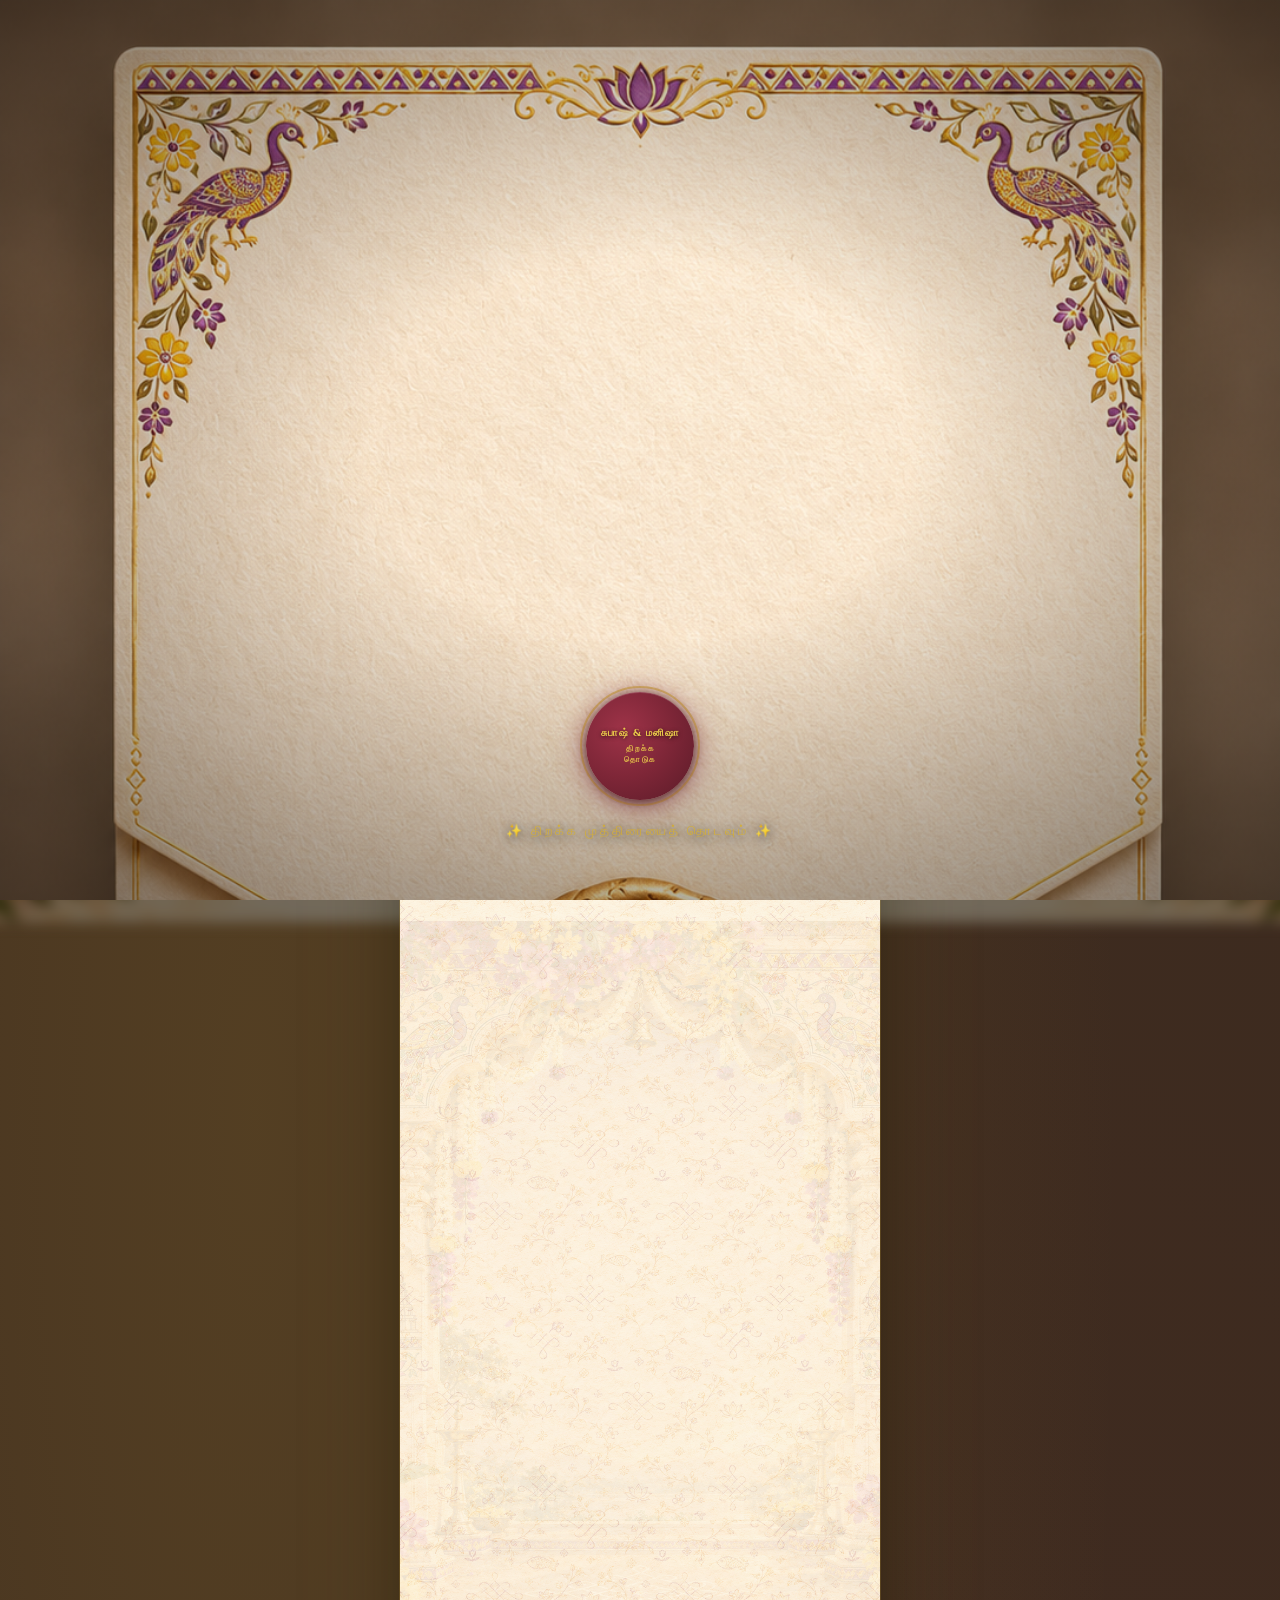
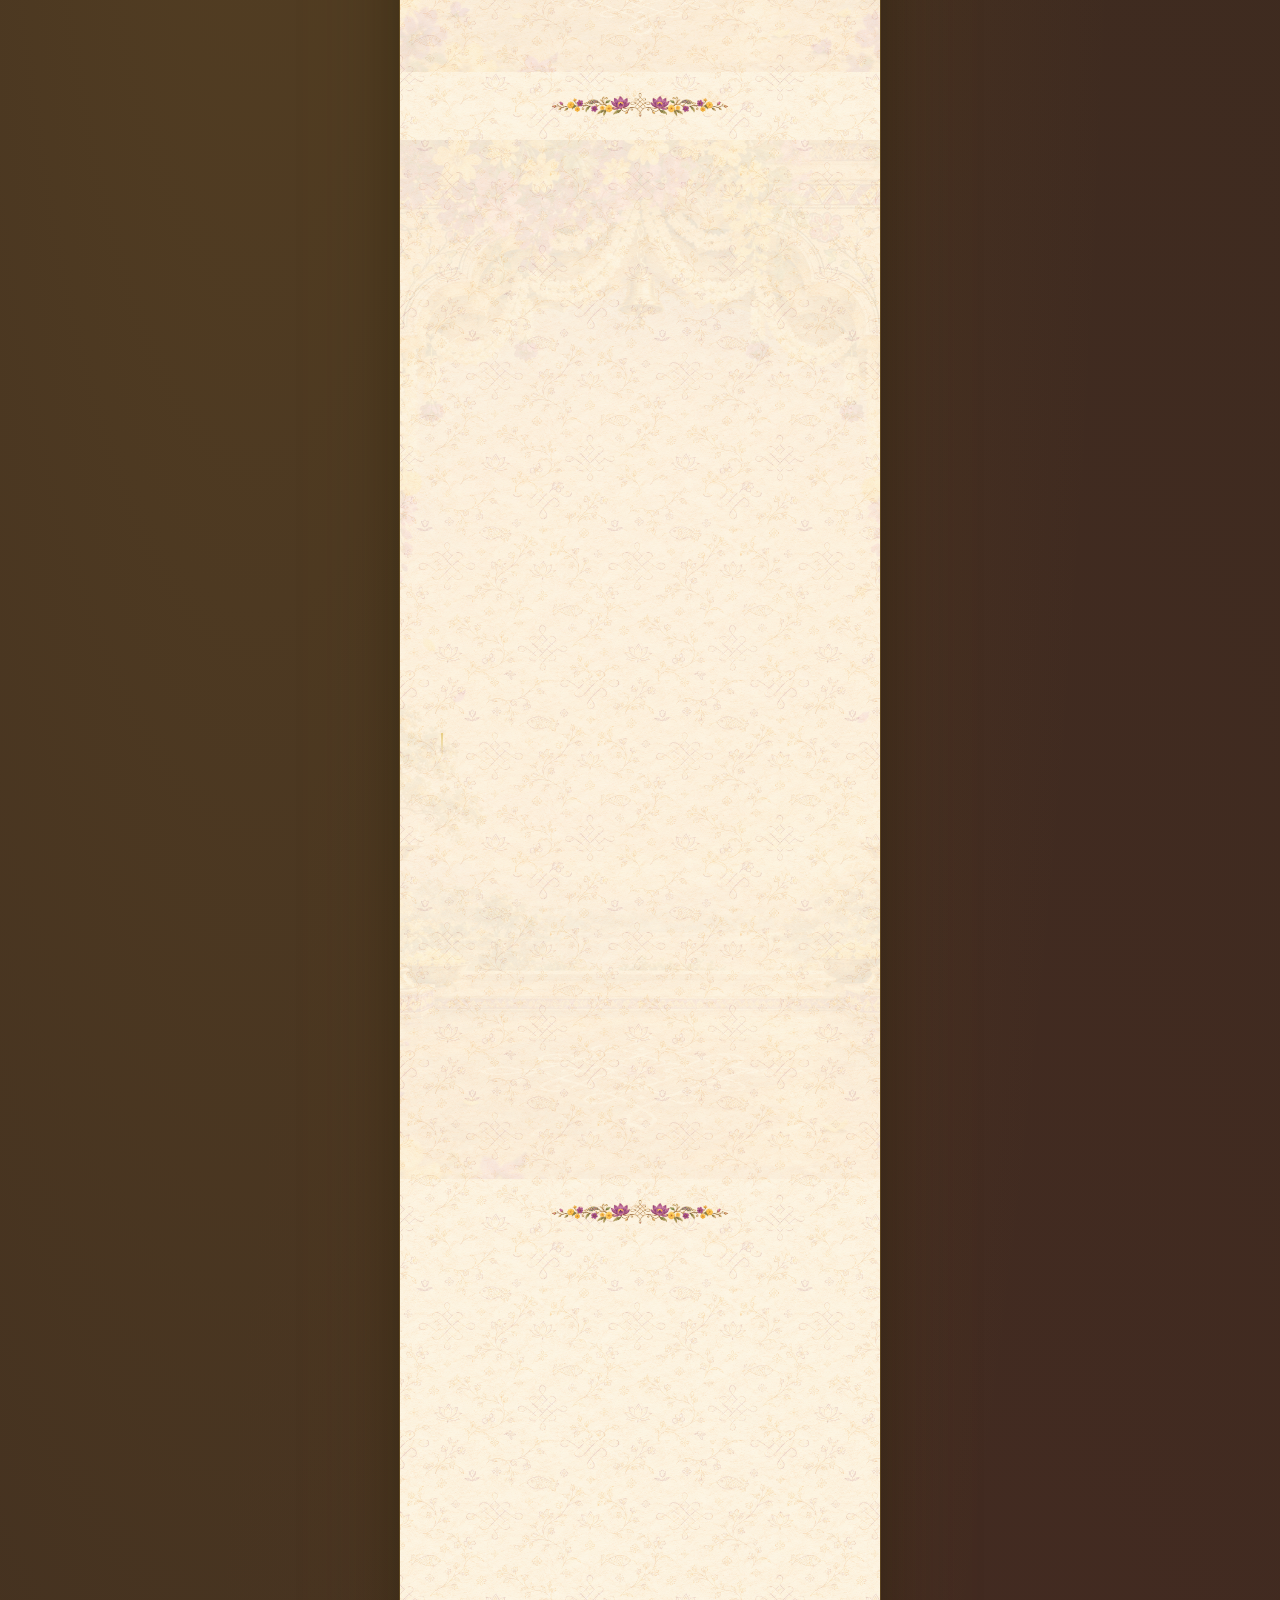
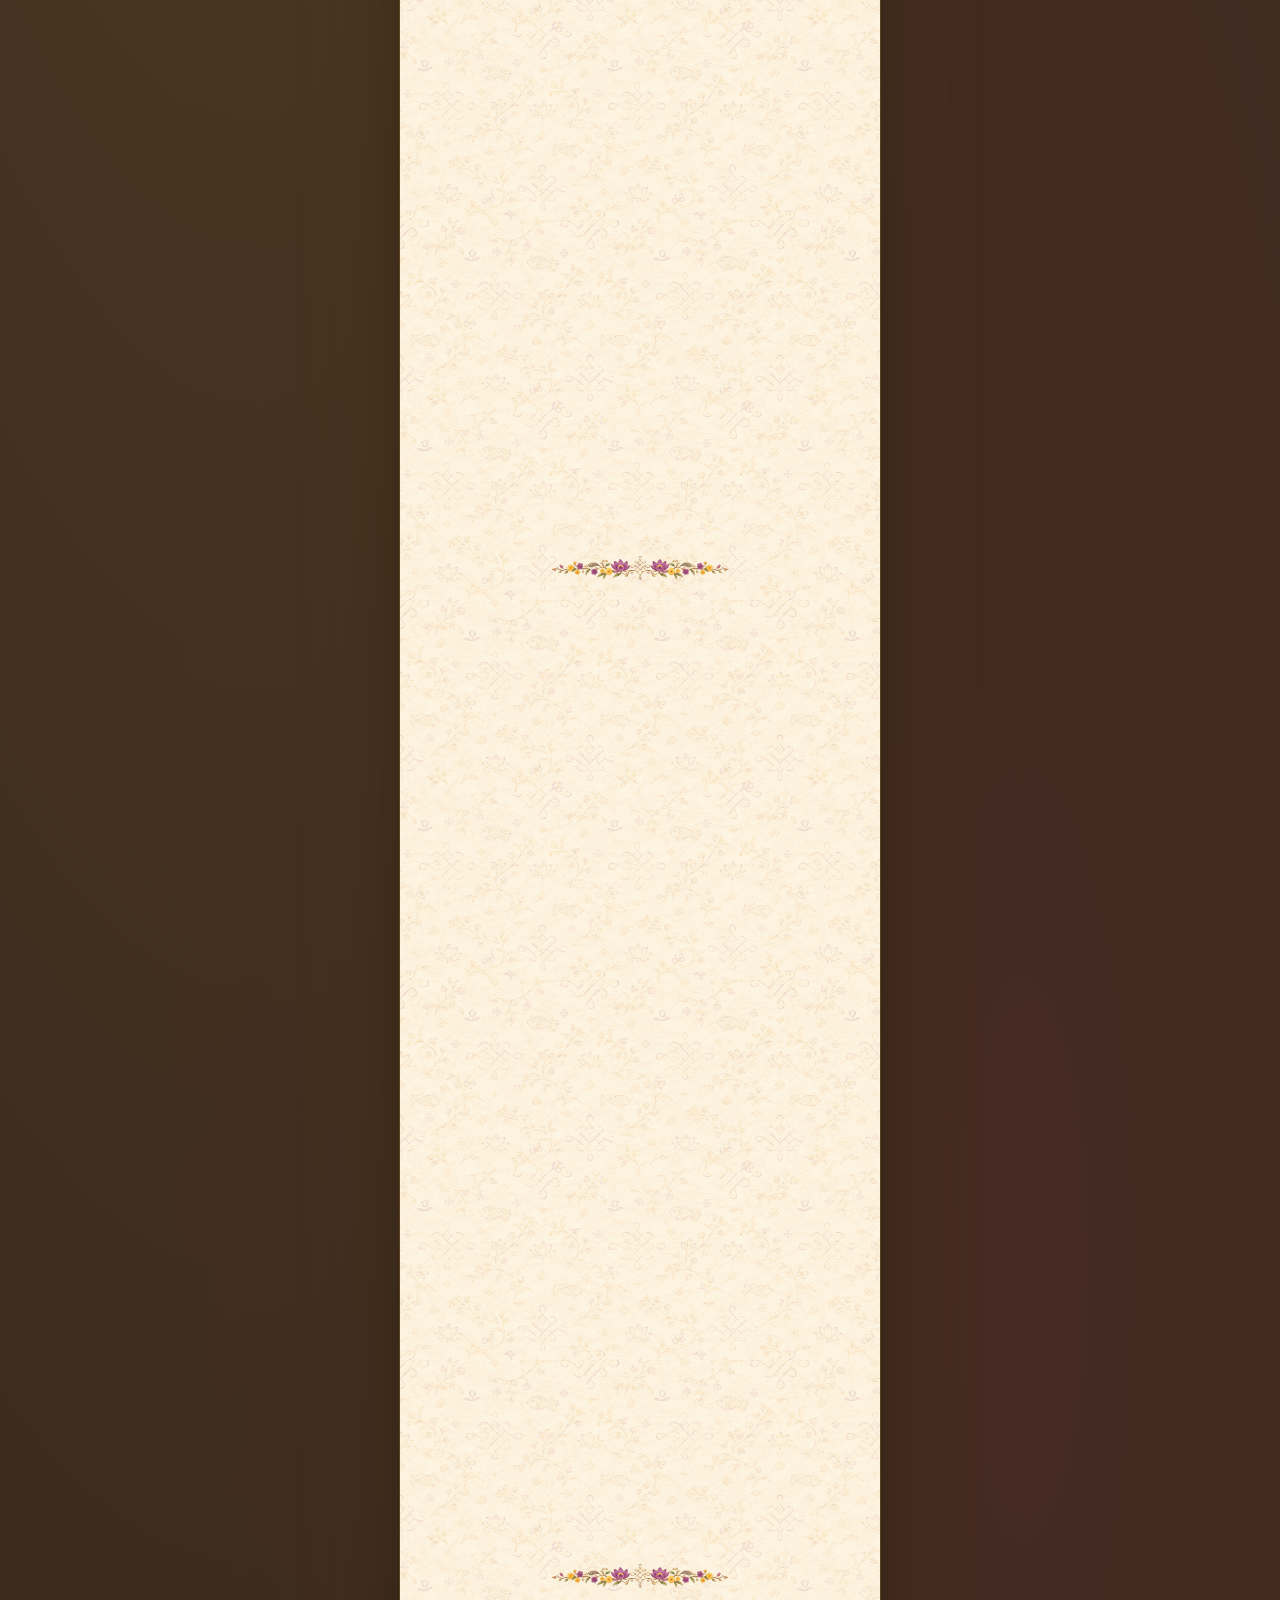
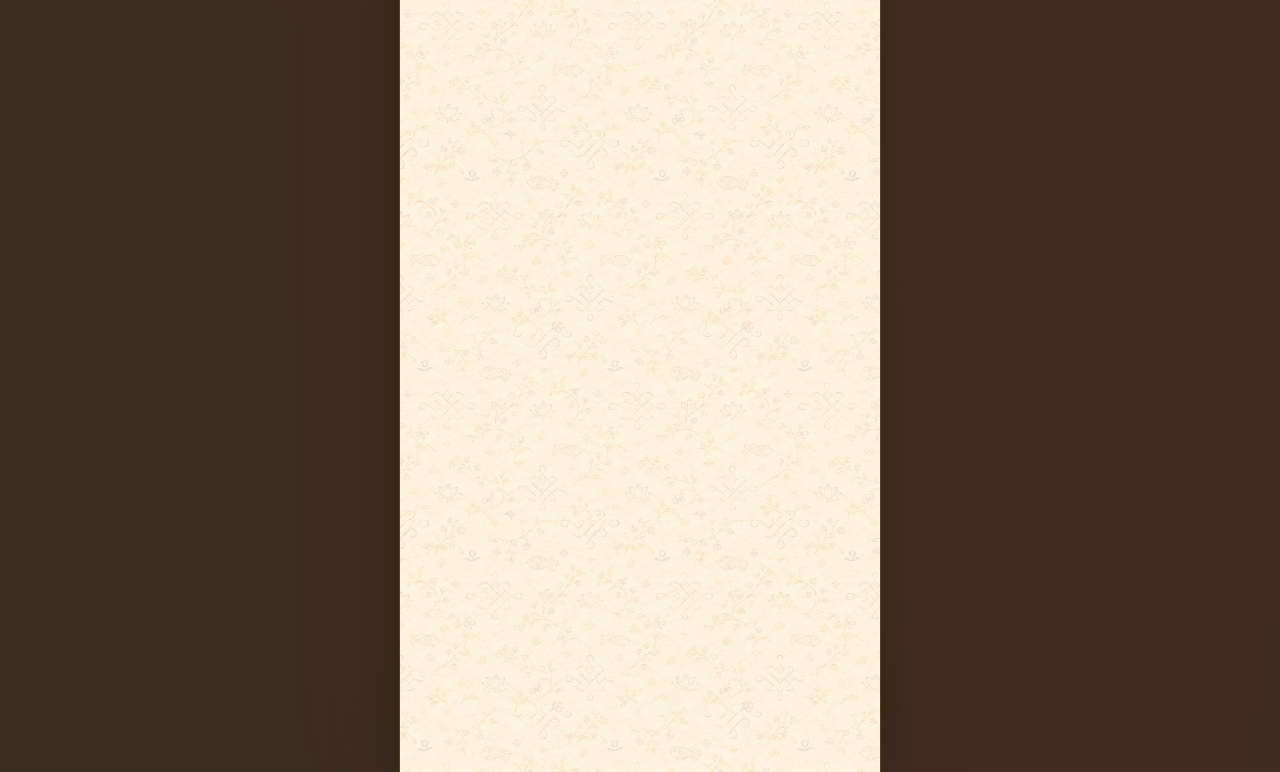
<file: tamil/index.html>
<!DOCTYPE html>
<html lang="ta">
<head>
  <meta charset="UTF-8" />
  <meta name="viewport" content="width=device-width, initial-scale=1.0, maximum-scale=1.0, user-scalable=no" />
  <meta name="theme-color" content="#D4AF37" />
  <meta name="description" content="சுபாஷ் & மனிஷா தம்பதியரின் திருமண நன்நாளை கொண்டாட உங்களை அன்புடன் அழைக்கிறோம் - 10 பிப்ரவரி 2027, சேலம், தமிழ்நாடு." />
  <meta property="og:title" content="சுபாஷ் & மனிஷா திருமண அழைப்பிதழ்" />
  <meta property="og:description" content="எங்கள் திருமண நன்நாளில் கலந்து கொண்டு வாழ்த்த அன்புடன் அழைக்கிறோம் - 10 பிப்ரவரி 2027, சேலம், தமிழ்நாடு." />
  <meta property="og:image" content="../assets/images/Subash & Manisha Golden Wedding Logo.png" />
  <title>சுபாஷ் &amp; மனிஷா — திருமண அழைப்பிதழ்</title>

  <!-- Google Fonts with Tamil support -->
  <link rel="preconnect" href="https://fonts.googleapis.com" />
  <link rel="preconnect" href="https://fonts.gstatic.com" crossorigin />
  <link href="https://fonts.googleapis.com/css2?family=Cinzel:wght@400;600;700;900&family=Cormorant+Garamond:ital,wght@0,300;0,400;0,500;0,600;1,300;1,400;1,500&family=Montserrat:wght@300;400;500;600&family=Noto+Serif+Tamil:wght@400;500;600;700&family=Noto+Sans+Devanagari:wght@400;600;700&display=swap" rel="stylesheet" />

  <link rel="stylesheet" href="../assets/css/style.css" />
</head>
<body>

  <!-- ═══════════════════════════════════════════ -->
  <!--  BACKGROUND AMBIENT (wide screens)          -->
  <!-- ═══════════════════════════════════════════ -->
  <div class="ambient-bg" aria-hidden="true">
    <div class="ambient-pattern"></div>
  </div>

  <!-- ═══════════════════════════════════════════ -->
  <!--  ENVELOPE ENTRY OVERLAY                     -->
  <!-- ═══════════════════════════════════════════ -->
  <div id="envelope-overlay" class="envelope-overlay" role="dialog" aria-modal="true" aria-label="திருமண அழைப்பிதழ் - திறக்க தொடுக">
    <div class="envelope-scene">

      <!-- Wax Seal centered on the real envelope image -->
      <div class="wax-seal" id="waxSeal" role="button" tabindex="0" aria-label="அழைப்பிதழை திறக்க தொடுக">
        <div class="seal-inner">
          <span class="seal-names">சுபாஷ் &amp; மனிஷா</span>
          <span class="seal-text">திறக்க<br/>தொடுக</span>
        </div>
        <div class="seal-ring"></div>
      </div>

      <p class="envelope-hint">✨ திறக்க முத்திரையைத் தொடவும் ✨</p>
    </div>
  </div><!-- /envelope-overlay -->

  <!-- ═══════════════════════════════════════════ -->
  <!--  AUDIO                                      -->
  <!-- ═══════════════════════════════════════════ -->
  <audio id="wedding-music" loop preload="auto">
    <source src="../assets/audio/music.mp3" type="audio/mpeg" />
    <source src="../assets/audio/wedding-music.mp3" type="audio/mpeg" />
  </audio>

  <!-- Floating Audio Toggle -->
  <button class="audio-toggle" id="audioToggle" aria-label="இசையை இயக்கு / நிறுத்து" title="இசை">
    <span class="audio-icon" id="audioIcon">♪</span>
    <span class="audio-ripple"></span>
  </button>

  <!-- Back to Home Floating Pill -->
  <a href="../" class="back-home-pill" aria-label="மொழி தேர்வுக்கு திரும்புக">
    <span class="back-home-arrow">←</span>
    <span>மொழிகள்</span>
  </a>

  <!-- Subtle Champagne-Gold Scroll Progress Indicator -->
  <div class="scroll-progress-track" id="scrollProgressTrack" aria-hidden="true">
    <div class="scroll-progress-bar" id="scrollProgressBar"></div>
  </div>

  <!-- ═══════════════════════════════════════════ -->
  <!--  MAIN INVITATION CONTENT                    -->
  <!-- ═══════════════════════════════════════════ -->
  <main class="invitation-card" id="invitationCard" aria-hidden="true">

    <!-- ─── HERO ──────────────────────────────── -->
    <section class="hero-section">
      <!-- Background Video -->
      <div class="hero-video-container" aria-hidden="true">
        <video class="hero-video" id="heroVideo" autoplay muted loop playsinline poster="../assets/images/Royal Purple Indian Wedding Arch.png">
          <source src="../assets/videos/hero-vid.mp4" type="video/mp4" />
        </video>
        <div class="hero-video-overlay"></div>
      </div>

      <div class="hero-top-border"></div>
      <div class="hero-ornament top">❧</div>

      <!-- Temple motif placeholder -->
      <div class="temple-motif" aria-hidden="true"></div>

      <!-- Sacred verse in Tamil & Sanskrit -->
      <p class="vedic-verse">
        <em>॥ சுபமண விழா ॥ शुभ विवाह ॥</em>
      </p>
      <p class="vedic-sub">இறைவனின் ஆசியோடும் எங்கள் குடும்பத்தினரின் நல்லாசியோடும்</p>

      <!-- Subash & Manisha Golden Wedding Logo -->
      <div class="hero-logo-wrapper" aria-label="சுபாஷ் &amp; மனிஷா">
        <h1 class="sr-only">சுபாஷ் &amp; மனிஷா திருமணம்</h1>
        <img src="../assets/images/Subash & Manisha Golden Wedding Logo.png" alt="சுபாஷ் & மனிஷா" class="hero-wedding-logo" />
      </div>

      <!-- Date & Location pill -->
      <div class="event-meta">
        <span class="meta-chip">
          <span class="chip-icon">📅</span>
          <span>10 பிப்ரவரி, 2027</span>
        </span>
        <span class="meta-chip">
          <span class="chip-icon">📍</span>
          <span>சேலம், தமிழ்நாடு</span>
        </span>
      </div>

      <!-- Countdown Timer -->
      <div class="countdown-container" id="countdown" aria-live="polite" aria-label="திருமணத்திற்கான கவுண்டவுன்">
        <div class="countdown-pill">
          <span class="count-val" id="cntDays">--</span>
          <span class="count-lbl">நாட்கள்</span>
        </div>
        <div class="countdown-divider">:</div>
        <div class="countdown-pill">
          <span class="count-val" id="cntHours">--</span>
          <span class="count-lbl">மணிகள்</span>
        </div>
        <div class="countdown-divider">:</div>
        <div class="countdown-pill">
          <span class="count-val" id="cntMins">--</span>
          <span class="count-lbl">நிமிடங்கள்</span>
        </div>
        <div class="countdown-divider">:</div>
        <div class="countdown-pill">
          <span class="count-val" id="cntSecs">--</span>
          <span class="count-lbl">நொடிகள்</span>
        </div>
      </div>

      <!-- Interactive Hero Scroll Indicator -->
      <button class="hero-scroll-indicator" id="heroScrollIndicator" type="button" aria-label="திருமண விவரங்களை காண கீழே உருட்டவும்">
        <span class="scroll-indicator-pill">
          <span class="scroll-indicator-text">கீழே உருட்டவும்</span>
          <span class="scroll-indicator-decor" aria-hidden="true">
            <span class="scroll-indicator-line">
              <span class="scroll-indicator-dot"></span>
            </span>
            <svg class="scroll-indicator-chevron" width="14" height="8" viewBox="0 0 14 8" fill="none">
              <path d="M1 1L7 7L13 1" stroke="currentColor" stroke-width="1.8" stroke-linecap="round" stroke-linejoin="round"/>
            </svg>
          </span>
        </span>
      </button>

      <div class="hero-bottom-border"></div>
    </section>

    <!-- ─── DIVIDER ───────────────────────────── -->
    <div class="section-divider" id="familyDivider" aria-hidden="true">
      <span class="divider-line"></span>
      <span class="divider-lotus">🪷</span>
      <span class="divider-line"></span>
    </div>

    <!-- ─── BLESSINGS & FAMILY ────────────────── -->
    <section class="family-section" id="familySection">
      <div class="section-header">
        <h2 class="section-title">எங்கள் குடும்பத்தாரின்</h2>
        <p class="section-subtitle">அன்பான நல்வாழ்த்துகளுடன்</p>
      </div>

      <!-- Groom's Family -->
      <div class="family-card groom-card">
        <div class="family-card-accent groom-accent"></div>
        <div class="family-card-inner">
          <div class="family-badge">
            <span class="family-badge-icon">👨‍👩‍👦</span>
            <span class="family-badge-label">மணமகன் குடும்பம்</span>
          </div>
          <h3 class="family-name groom">சுபாஷ்</h3>
          <p class="family-desc">இவர்களின் அன்பு மகன்</p>
          <div class="parents-grid">
            <div class="parent-item">
              <span class="parent-role">தந்தை</span>
              <span class="parent-name">திரு. சிவகுமார்</span>
            </div>
            <div class="parent-divider" aria-hidden="true">&amp;</div>
            <div class="parent-item">
              <span class="parent-role">தாய்</span>
              <span class="parent-name">திருமதி. சுமதி</span>
            </div>
          </div>
          <p class="family-address">
            <span class="address-icon">🏡</span>
            சேலம், தமிழ்நாடு
          </p>
        </div>
      </div>

      <!-- Connecting ornament -->
      <div class="family-connector" aria-hidden="true">
        <div class="connector-line"></div>
        <div class="connector-heart">♥</div>
        <div class="connector-line"></div>
      </div>

      <!-- Bride's Family -->
      <div class="family-card bride-card">
        <div class="family-card-accent bride-accent"></div>
        <div class="family-card-inner">
          <div class="family-badge">
            <span class="family-badge-icon">👨‍👩‍👧</span>
            <span class="family-badge-label">மணமகள் குடும்பம்</span>
          </div>
          <h3 class="family-name bride">மனிஷா</h3>
          <p class="family-desc">இவர்களின் அன்பு மகள்</p>
          <div class="parents-grid">
            <div class="parent-item">
              <span class="parent-role">தந்தை</span>
              <span class="parent-name">திரு. கமலேஷ் ஜா</span>
            </div>
            <div class="parent-divider" aria-hidden="true">&amp;</div>
            <div class="parent-item">
              <span class="parent-role">தாய்</span>
              <span class="parent-name">திருமதி. பூனம் ஜா</span>
            </div>
          </div>
          <p class="family-address">
            <span class="address-icon">🏡</span>
            தேவ்கர், ஜார்கண்ட்
          </p>
        </div>
      </div>
    </section>

    <!-- ─── DIVIDER ───────────────────────────── -->
    <div class="section-divider" aria-hidden="true">
      <span class="divider-line"></span>
      <span class="divider-lotus">✦</span>
      <span class="divider-line"></span>
    </div>

    <!-- ─── WEDDING DETAILS & SCHEDULE ───────── -->
    <section class="schedule-section">
      <div class="section-header">
        <h2 class="section-title">திருமண நிகழ்வுகள்</h2>
        <p class="section-subtitle">10 பிப்ரவரி, 2027</p>
      </div>

      <!-- Mini Calendar -->
      <div class="mini-calendar" role="img" aria-label="திருமண தேதி நாட்காட்டி: 10 பிப்ரவரி 2027">
        <div class="cal-header">
          <span class="cal-month">பிப்ரவரி</span>
          <span class="cal-year">2027</span>
        </div>
        <div class="cal-grid">
          <span class="cal-day-name">ஞா</span>
          <span class="cal-day-name">தி</span>
          <span class="cal-day-name">செ</span>
          <span class="cal-day-name">பு</span>
          <span class="cal-day-name">வி</span>
          <span class="cal-day-name">வெ</span>
          <span class="cal-day-name">ச</span>
          <!-- Feb 2027 starts on Monday -->
          <span class="cal-day empty"></span>
          <span class="cal-day">1</span>
          <span class="cal-day">2</span>
          <span class="cal-day">3</span>
          <span class="cal-day">4</span>
          <span class="cal-day">5</span>
          <span class="cal-day">6</span>
          <span class="cal-day">7</span>
          <span class="cal-day">8</span>
          <span class="cal-day">9</span>
          <span class="cal-day highlight" aria-current="date">10</span>
          <span class="cal-day">11</span>
          <span class="cal-day">12</span>
          <span class="cal-day">13</span>
          <span class="cal-day">14</span>
          <span class="cal-day">15</span>
          <span class="cal-day">16</span>
          <span class="cal-day">17</span>
          <span class="cal-day">18</span>
          <span class="cal-day">19</span>
          <span class="cal-day">20</span>
          <span class="cal-day">21</span>
          <span class="cal-day">22</span>
          <span class="cal-day">23</span>
          <span class="cal-day">24</span>
          <span class="cal-day">25</span>
          <span class="cal-day">26</span>
          <span class="cal-day">27</span>
          <span class="cal-day">28</span>
        </div>
      </div>

      <!-- Schedule Events -->
      <div class="schedule-timeline">

        <div class="timeline-item">
          <div class="timeline-dot">
            <span class="timeline-dot-icon">🪔</span>
          </div>
          <div class="timeline-content">
            <div class="timeline-card">
              <div class="timeline-badge">முகூர்த்தம்</div>
              <h3 class="timeline-event">புனித முகூர்த்தம்</h3>
              <p class="timeline-time">⏰ காலை 9:00 – மதியம் 12:00</p>
              <p class="timeline-desc">வேத மந்திரங்கள் முழங்க, மாலை மாற்றி திருமாங்கல்யம் பூட்டும் மங்களகரமான நன்முகூர்த்த வேளை.</p>
            </div>
          </div>
        </div>

        <div class="timeline-connector"></div>

        <div class="timeline-item">
          <div class="timeline-dot">
            <span class="timeline-dot-icon">🎊</span>
          </div>
          <div class="timeline-content">
            <div class="timeline-card">
              <div class="timeline-badge">வரவேற்பு</div>
              <h3 class="timeline-event">மகிழ்ச்சி வரவேற்பு</h3>
              <p class="timeline-time">⏰ மாலை 6:00 – இரவு 10:00</p>
              <p class="timeline-desc">சுவையான இரவு விருந்து, இனிய இசை மற்றும் அன்பான நினைவுகளுடன் கூடிய மாலை நேரக் கொண்டாட்டம்.</p>
            </div>
          </div>
        </div>

      </div>

      <!-- Action Buttons -->
      <div class="schedule-actions">
        <a href="https://calendar.google.com/calendar/render?action=TEMPLATE&text=Subash+%26+Manisha+Wedding&dates=20270210T090000/20270210T220000&location=Salem%2C+Tamil+Nadu&details=You+are+cordially+invited+to+the+wedding+of+Subash+%26+Manisha.+Muhurtham%3A+9AM-12PM%2C+Reception%3A+6PM-10PM"
           target="_blank"
           rel="noopener noreferrer"
           class="action-btn btn-calendar"
           aria-label="கூகிள் காலண்டரில் சேர்க்க">
          <span class="btn-icon">📅</span>
          <span>காலண்டரில் சேர்க்க</span>
        </a>
        <a href="https://www.google.com/maps/search/Salem+Tamil+Nadu"
           target="_blank"
           rel="noopener noreferrer"
           class="action-btn btn-directions"
           aria-label="சேலம், தமிழ்நாடு வரைபட வழிகாட்டி">
          <span class="btn-icon">🗺️</span>
          <span>வழிகாட்டி பார்க்க</span>
        </a>
      </div>

      <!-- Venue Card -->
      <div class="venue-card">
        <div class="venue-icon" aria-hidden="true">🏛️</div>
        <div class="venue-details">
          <h3 class="venue-name">திருமண மண்டபம்</h3>
          <p class="venue-address">சேலம், தமிழ்நாடு, இந்தியா</p>
          <p class="venue-note">மண்டபத்தின் முழு முகவரி விரைவில் பகிரப்படும்</p>
        </div>
      </div>
    </section>

    <!-- ─── DIVIDER ───────────────────────────── -->
    <div class="section-divider" aria-hidden="true">
      <span class="divider-line"></span>
      <span class="divider-lotus">🌸</span>
      <span class="divider-line"></span>
    </div>

    <!-- ─── SCRATCH CARD ───────────────────────── -->
    <section class="scratch-section">
      <div class="section-header">
        <h2 class="section-title">எங்கள் இதயத்திலிருந்து</h2>
        <p class="section-subtitle">செய்தியைக் காண இங்கே அழுத்தவும் ✨</p>
      </div>

      <div class="scratch-container" id="heartsCard">
        <!-- Hidden message (revealed when petals fall) -->
        <div class="scratch-message" id="scratchMessage">
          <div class="scratch-msg-inner">
            <p class="scratch-emoji">💌</p>
            <h3 class="scratch-msg-title">அன்பார்ந்த சொந்தங்களுக்கும் நட்புகளுக்கும்,</h3>
            <p class="scratch-msg-text">
              எங்கள் பயணம் தைரியம், அளவற்ற உணர்வுகள் மற்றும் அனைத்தையும் கடந்து நின்ற அன்பால் ஆனது. ஒவ்வொரு சவாலிலும் நாங்கள் ஒருவருக்கொருவர் உறுதுணையாக நின்றோம், இன்று எங்கள் இரு குடும்பத்தினரின் ஆசிகளோடும் அன்போடும் இந்த நன்னாளை அடைகிறோம்.<br/><br/>
              இரு இதயங்கள் இணைந்து, இரு அழகான கலாச்சாரங்கள் சங்கமிக்கும் இவ்வேளையில், நம்பிக்கை, மகிழ்ச்சி மற்றும் எல்லையற்ற அன்போடு எங்கள் புதிய அத்தியாயத்தைத் தொடங்குகிறோம்.<br/><br/>
              நன்றியும் மகிழ்ச்சியும் நிறைந்த இதயத்தோடு, எங்கள் சிறப்புமிக்க இந்நன்னாளில் உங்களை அன்புடன் அழைக்கிறோம். எங்கள் அன்பையும், இரு குடும்பங்களின் சங்கமத்தையும் கொண்டாடும் இந்த நன்நாளில் உங்கள் வருகையும் ஆசியும் எங்களுக்கு பேருவகையைத் தரும்.
            </p>
            <p class="scratch-msg-sign">அன்புடன்,<br/><strong>சுபாஷ் &amp; மனிஷா</strong></p>
          </div>
        </div>

        <!-- Falling Petals Veil Layer -->
        <div class="petals-veil" id="petalsVeil" aria-hidden="true">
          <div class="petals-backdrop">
            <div class="veil-shimmer"></div>
            <div class="veil-floral-crest">🪷</div>
          </div>
          <div class="petals-layer" id="petalsLayer"></div>
        </div>

        <!-- Reveal Button -->
        <p class="scratch-hint" id="scratchHint" role="button" tabindex="0" aria-label="செய்தியைக் காண இங்கே அழுத்தவும்">
          <span class="hint-finger">👆</span> செய்தியைக் காண இங்கே அழுத்தவும்
        </p>
      </div>
    </section>

    <!-- ─── DIVIDER ───────────────────────────── -->
    <div class="section-divider" aria-hidden="true">
      <span class="divider-line"></span>
      <span class="divider-lotus">✦</span>
      <span class="divider-line"></span>
    </div>

    <!-- ─── OUR STORY CAROUSEL ────────────────── -->
    <section class="story-section">
      <div class="section-header">
        <h2 class="section-title">எங்கள் கதை</h2>
        <p class="section-subtitle">இரு இதயங்கள் இணைந்த இனிய பயணம்</p>
      </div>

      <div class="carousel-wrapper" id="storyCarousel">
        <div class="carousel-track" id="carouselTrack">

          <!-- Slide 1 -->
          <div class="story-slide" data-index="0">
            <div class="slide-image-container">
              <div class="slide-image-placeholder">
                <span class="placeholder-icon">💫</span>
                <p class="placeholder-text">புகைப்படம் விரைவில்</p>
              </div>
            </div>
            <div class="slide-content">
              <span class="slide-chapter">அத்தியாயம் 1</span>
              <h3 class="slide-title">முதல் சந்திப்பு</h3>
              <p class="slide-text">இரு வேறு பாதைகள் சந்தித்தன, எங்கள் உலகம் மாறியது. எதேச்சையாக தொடங்கிய ஒரு உரையாடல், நாங்கள் சற்றும் எதிர்பாராத ஒரு அழகிய பந்தமாக மலர்ந்தது.</p>
            </div>
          </div>

          <!-- Slide 2 -->
          <div class="story-slide" data-index="1">
            <div class="slide-image-container">
              <div class="slide-image-placeholder">
                <span class="placeholder-icon">🌺</span>
                <p class="placeholder-text">புகைப்படம் விரைவில்</p>
              </div>
            </div>
            <div class="slide-content">
              <span class="slide-chapter">அத்தியாயம் 2</span>
              <h3 class="slide-title">இணைந்த பயணம்</h3>
              <p class="slide-text">நாட்கள் மாதங்களாயின, சிரிப்புகளும் பகிர்வுகளும் எங்கள் பிணைப்பை ஆழமாக்கின. இரு வெவ்வேறு உலகங்கள் ஒன்றிணைந்து ஒரு அழகிய பயணமாக அமைந்தது.</p>
            </div>
          </div>

          <!-- Slide 3 -->
          <div class="story-slide" data-index="2">
            <div class="slide-image-container">
              <div class="slide-image-placeholder">
                <span class="placeholder-icon">💍</span>
                <p class="placeholder-text">புகைப்படம் விரைவில்</p>
              </div>
            </div>
            <div class="slide-content">
              <span class="slide-chapter">அத்தியாயம் 3</span>
              <h3 class="slide-title">மனம் திறந்த தருணம்</h3>
              <p class="slide-text">பொன்னிற வானத்தின் கீழ், நிறைந்த அன்போடு கேட்கப்பட்ட கேள்விக்கு மகிழ்ச்சியோடு 'ஆம்' என்ற பதில் வந்தது. எங்கள் காதல் புதிய அடியெடுத்து வைத்தது.</p>
            </div>
          </div>

          <!-- Slide 4 -->
          <div class="story-slide" data-index="3">
            <div class="slide-image-container">
              <div class="slide-image-placeholder">
                <span class="placeholder-icon">🎊</span>
                <p class="placeholder-text">புகைப்படம் விரைவில்</p>
              </div>
            </div>
            <div class="slide-content">
              <span class="slide-chapter">அத்தியாயம் 4</span>
              <h3 class="slide-title">இனிய தொடக்கம்</h3>
              <p class="slide-text">இப்போது நாங்கள் எங்கள் புதிய அத்தியாயத்தின் வாசலில் நிற்கிறோம் — எங்கள் திருமண நாள். நீங்கள் இல்லாமல் இந்த கொண்டாட்டம் முழுமையடையாது.</p>
            </div>
          </div>

        </div><!-- /carousel-track -->

        <!-- Carousel Controls -->
        <div class="carousel-controls">
          <button class="carousel-btn prev-btn" id="prevSlide" aria-label="முந்தைய காட்சி">&#8249;</button>
          <div class="carousel-dots" id="carouselDots" role="tablist" aria-label="கதை ஸ்லைடுகள்">
            <button class="dot active" data-slide="0" role="tab" aria-selected="true" aria-label="அத்தியாயம் 1: முதல் சந்திப்பு"></button>
            <button class="dot" data-slide="1" role="tab" aria-selected="false" aria-label="அத்தியாயம் 2: இணைந்த பயணம்"></button>
            <button class="dot" data-slide="2" role="tab" aria-selected="false" aria-label="அத்தியாயம் 3: மனம் திறந்த தருணம்"></button>
            <button class="dot" data-slide="3" role="tab" aria-selected="false" aria-label="அத்தியாயம் 4: இனிய தொடக்கம்"></button>
          </div>
          <button class="carousel-btn next-btn" id="nextSlide" aria-label="அடுத்த காட்சி">&#8250;</button>
        </div>

      </div><!-- /carousel-wrapper -->
    </section>

    <!-- ─── DIVIDER ───────────────────────────── -->
    <div class="section-divider" aria-hidden="true">
      <span class="divider-line"></span>
      <span class="divider-lotus">🕊️</span>
      <span class="divider-line"></span>
    </div>

    <!-- ─── FOOTER ────────────────────────────── -->
    <footer class="invitation-footer">
      <div class="footer-ornament" aria-hidden="true">❧</div>

      <div class="footer-logo-wrapper" aria-label="சுபாஷ் &amp; மனிஷா">
        <img src="../assets/images/Subash & Manisha Golden Wedding Logo.png" alt="சுபாஷ் & மனிஷா" class="footer-wedding-logo" />
      </div>

      <h2 class="footer-title">எங்கள் கொண்டாட்டத்தில் இணையுங்கள்</h2>

      <p class="footer-message">
        உங்கள் புன்னகையும், ஆசிகளும், வருகையும் மட்டுமே நாங்கள் வேண்டும் வரம்.<br/>
        எங்கள் வாழ்வின் மிக இனிய தருணத்தில் பங்கெடுத்து எங்களை வாழ்த்துங்கள்.
      </p>

      <p class="footer-warmly">
        அன்போடும் பாசத்தோடும்,<br/>
        <strong>சுபாஷ் &amp; மனிஷா</strong>
      </p>

      <!-- WhatsApp Share -->
      <a href="https://wa.me/?text=%E0%AE%9A%E0%AF%81%E0%AE%AA%E0%AE%BE%E0%AE%B7%E0%AF%8D+%26+%E0%AE%AE%E0%AE%A9%E0%AE%BF%E0%AE%B7%E0%AE%BE%E0%AE%B5%E0%AE%BF%E0%AE%A9%E0%AF%8D+%E0%AE%A4%E0%AE%BF%E0%AE%B0%E0%AF%81%E0%AE%AE%E0%AE%A3+%E0%AE%85%E0%AE%B4%E0%AF%88%E0%AE%AA%E0%AF%8D%E0%AE%AA%E0%AE%BF%E0%AE%A4%E0%AE%B4%E0%AF%8D%F0%9F%92%AB%0A%0A%F0%9F%93%85+%E0%AE%A4%E0%AF%87%E0%AE%A4%E0%AE%BF%3A+10+%E0%AE%AA%E0%AE%BF%E0%AE%AA%E0%AF%8D%E0%AE%B0%E0%AE%B5%E0%AE%B0%E0%AE%BF%2C+2027%0A%F0%9F%93%8D+%E0%AE%87%E0%AE%9F%E0%AE%AE%E0%AF%8D%3A+%E0%AE%9A%E0%AF%87%E0%AE%B2%E0%AE%AE%E0%AF%8D%2C+%E0%AE%A4%E0%AE%AE%E0%AE%BF%E0%AE%B4%E0%AF%8D%E0%AE%A8%E0%AE%BE%E0%AE%9F%E0%AF%81%0A%0A%E0%AE%8E%E0%AE%99%E0%AF%8D%E0%AE%95%E0%AE%B3%E0%AF%8D+%E0%AE%A4%E0%AE%BF%E0%AE%B0%E0%AF%81%E0%AE%AE%E0%AE%A3+%E0%AE%A8%E0%AE%A9%E0%AF%8D%E0%AE%A9%E0%AE%BE%E0%AE%B3%E0%AE%BF%E0%AE%B2%E0%AF%8D+%E0%AE%95%E0%AE%B2%E0%AE%A8%E0%AF%8D%E0%AE%A4%E0%AF%81+%E0%AE%95%E0%AF%8A%E0%AE%A3%E0%AF%8D%E0%AE%9F%E0%AF%81+%E0%AE%B5%E0%AE%BE%E0%AE%B4%E0%AF%8D%E0%AE%A4%E0%AF%8D%E0%AE%A4+%E0%AE%85%E0%AE%A9%E0%AF%8D%E0%AE%AA%E0%AF%81%E0%AE%9F%E0%AE%A9%E0%AF%8D+%E0%AE%85%E0%AE%B4%E0%AF%88%E0%AE%95%E0%AF%8D%E0%AE%95%E0%AE%BF%E0%AE%B1%E0%AF%8B%E0%AE%AE%E0%AF%8D%21+%F0%9F%8C%B8"
         target="_blank"
         rel="noopener noreferrer"
         class="whatsapp-btn"
         aria-label="வாட்ஸ்அப் மூலம் திருமண அழைப்பிதழைப் பகிரவும்">
        <svg class="whatsapp-icon" viewBox="0 0 24 24" xmlns="http://www.w3.org/2000/svg" aria-hidden="true">
          <path d="M17.472 14.382c-.297-.149-1.758-.867-2.03-.967-.273-.099-.471-.148-.67.15-.197.297-.767.966-.94 1.164-.173.199-.347.223-.644.075-.297-.15-1.255-.463-2.39-1.475-.883-.788-1.48-1.761-1.653-2.059-.173-.297-.018-.458.13-.606.134-.133.298-.347.446-.52.149-.174.198-.298.298-.497.099-.198.05-.371-.025-.52-.075-.149-.669-1.612-.916-2.207-.242-.579-.487-.5-.669-.51-.173-.008-.371-.01-.57-.01-.198 0-.52.074-.792.372-.272.297-1.04 1.016-1.04 2.479 0 1.462 1.065 2.875 1.213 3.074.149.198 2.096 3.2 5.077 4.487.709.306 1.262.489 1.694.625.712.227 1.36.195 1.871.118.571-.085 1.758-.719 2.006-1.413.248-.694.248-1.289.173-1.413-.074-.124-.272-.198-.57-.347m-5.421 7.403h-.004a9.87 9.87 0 01-5.031-1.378l-.361-.214-3.741.982.998-3.648-.235-.374a9.86 9.86 0 01-1.51-5.26c.001-5.45 4.436-9.884 9.888-9.884 2.64 0 5.122 1.03 6.988 2.898a9.825 9.825 0 012.893 6.994c-.003 5.45-4.437 9.884-9.885 9.884m8.413-18.297A11.815 11.815 0 0012.05 0C5.495 0 .16 5.335.157 11.892c0 2.096.547 4.142 1.588 5.945L.057 24l6.305-1.654a11.882 11.882 0 005.683 1.448h.005c6.554 0 11.89-5.335 11.893-11.893a11.821 11.821 0 00-3.48-8.413z"/>
        </svg>
        <span>வாட்ஸ்அப்பில் பகிரவும்</span>
      </a>

      <div class="footer-bottom">
        <p class="footer-made">சுபாஷ் &amp; மனிஷாவுக்காக ❤️ அன்புடன் உருவாக்கப்பட்டது</p>
        <p class="footer-year">© 2027 — அன்பின் சங்கமம்</p>
      </div>

      <div class="footer-ornament bottom" aria-hidden="true">❧</div>
    </footer>

  </main><!-- /invitation-card -->

  <!-- Scroll-to-top button -->
  <button class="scroll-top" id="scrollTop" aria-label="மேலே செல்ல" title="மேலே செல்ல">↑</button>

  <script src="../assets/js/script.js"></script>
  <script>
    // Enable seamless local file preview without breaking clean web URLs
    if (window.location.protocol === 'file:') {
      var backBtn = document.querySelector('.back-home-pill');
      if (backBtn && backBtn.getAttribute('href') === '../') {
        backBtn.setAttribute('href', '../index.html');
      }
    }
  </script>
</body>
</html>
</file>
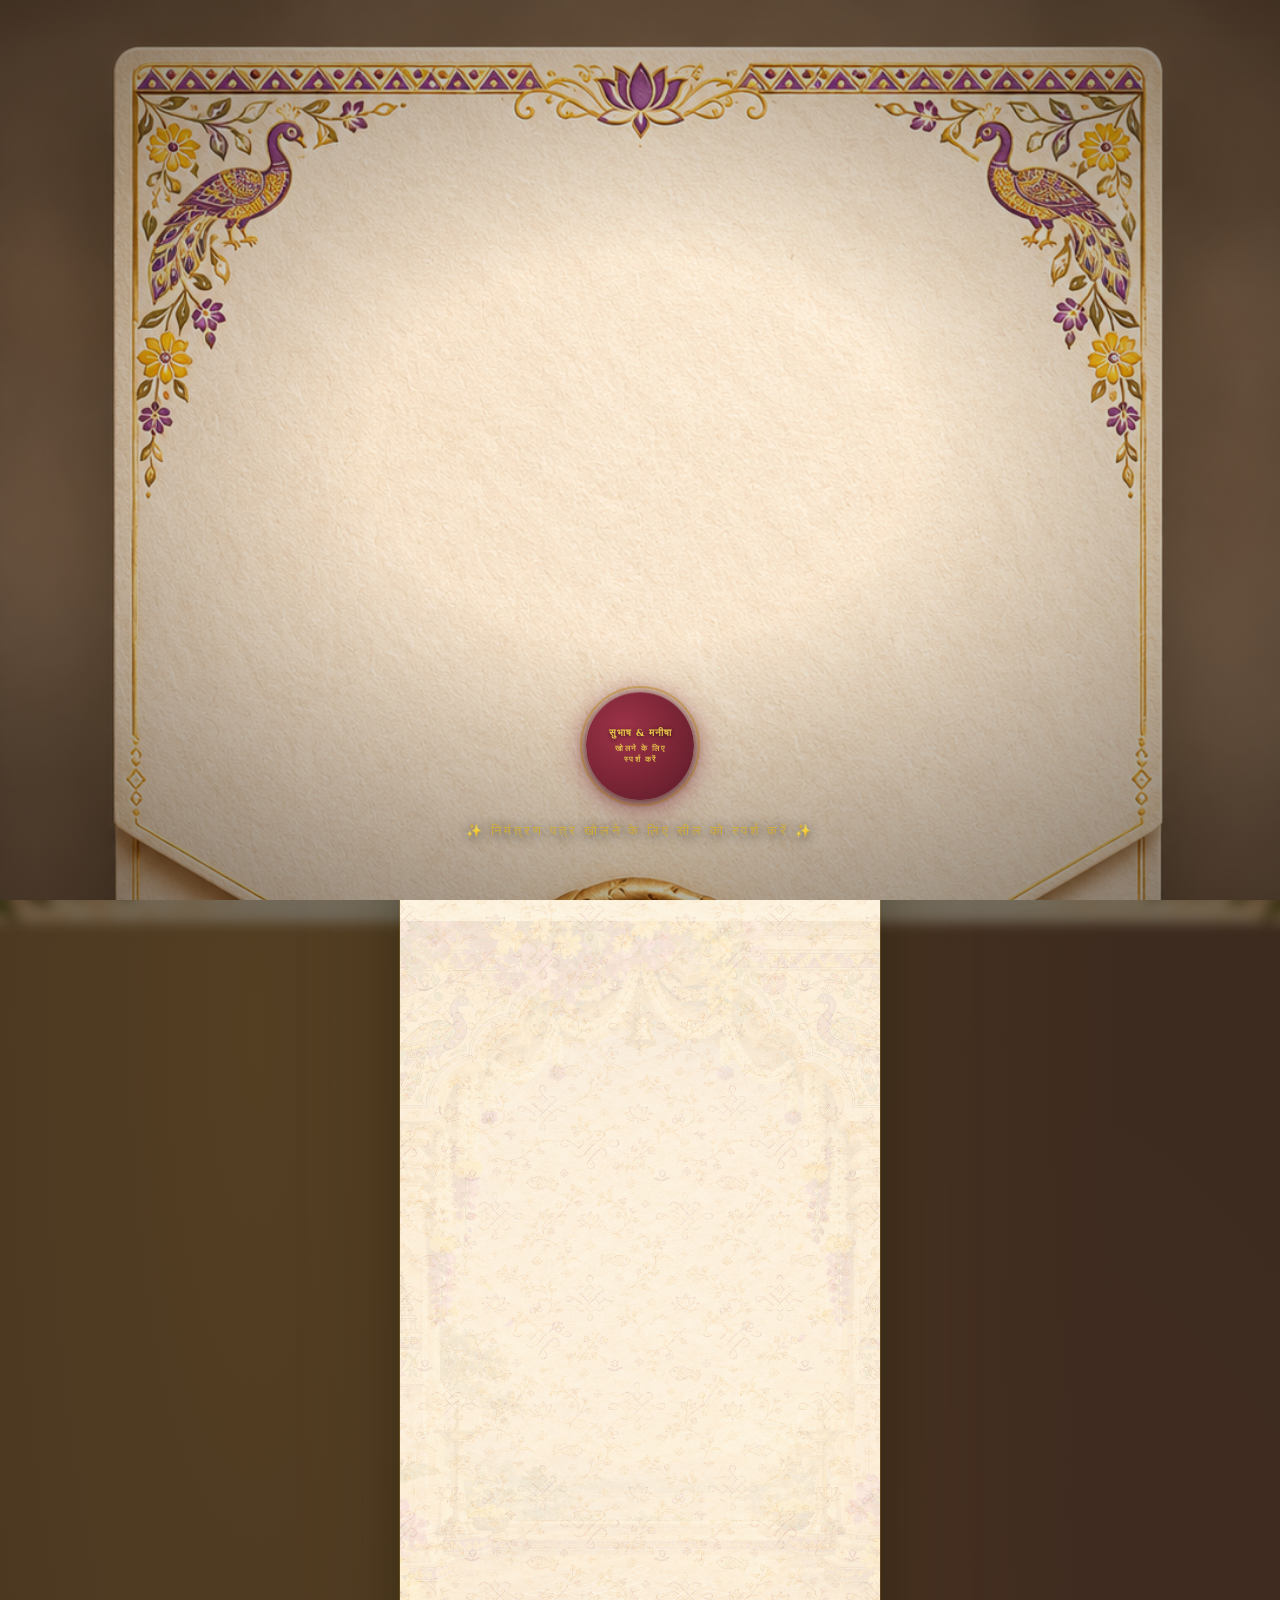
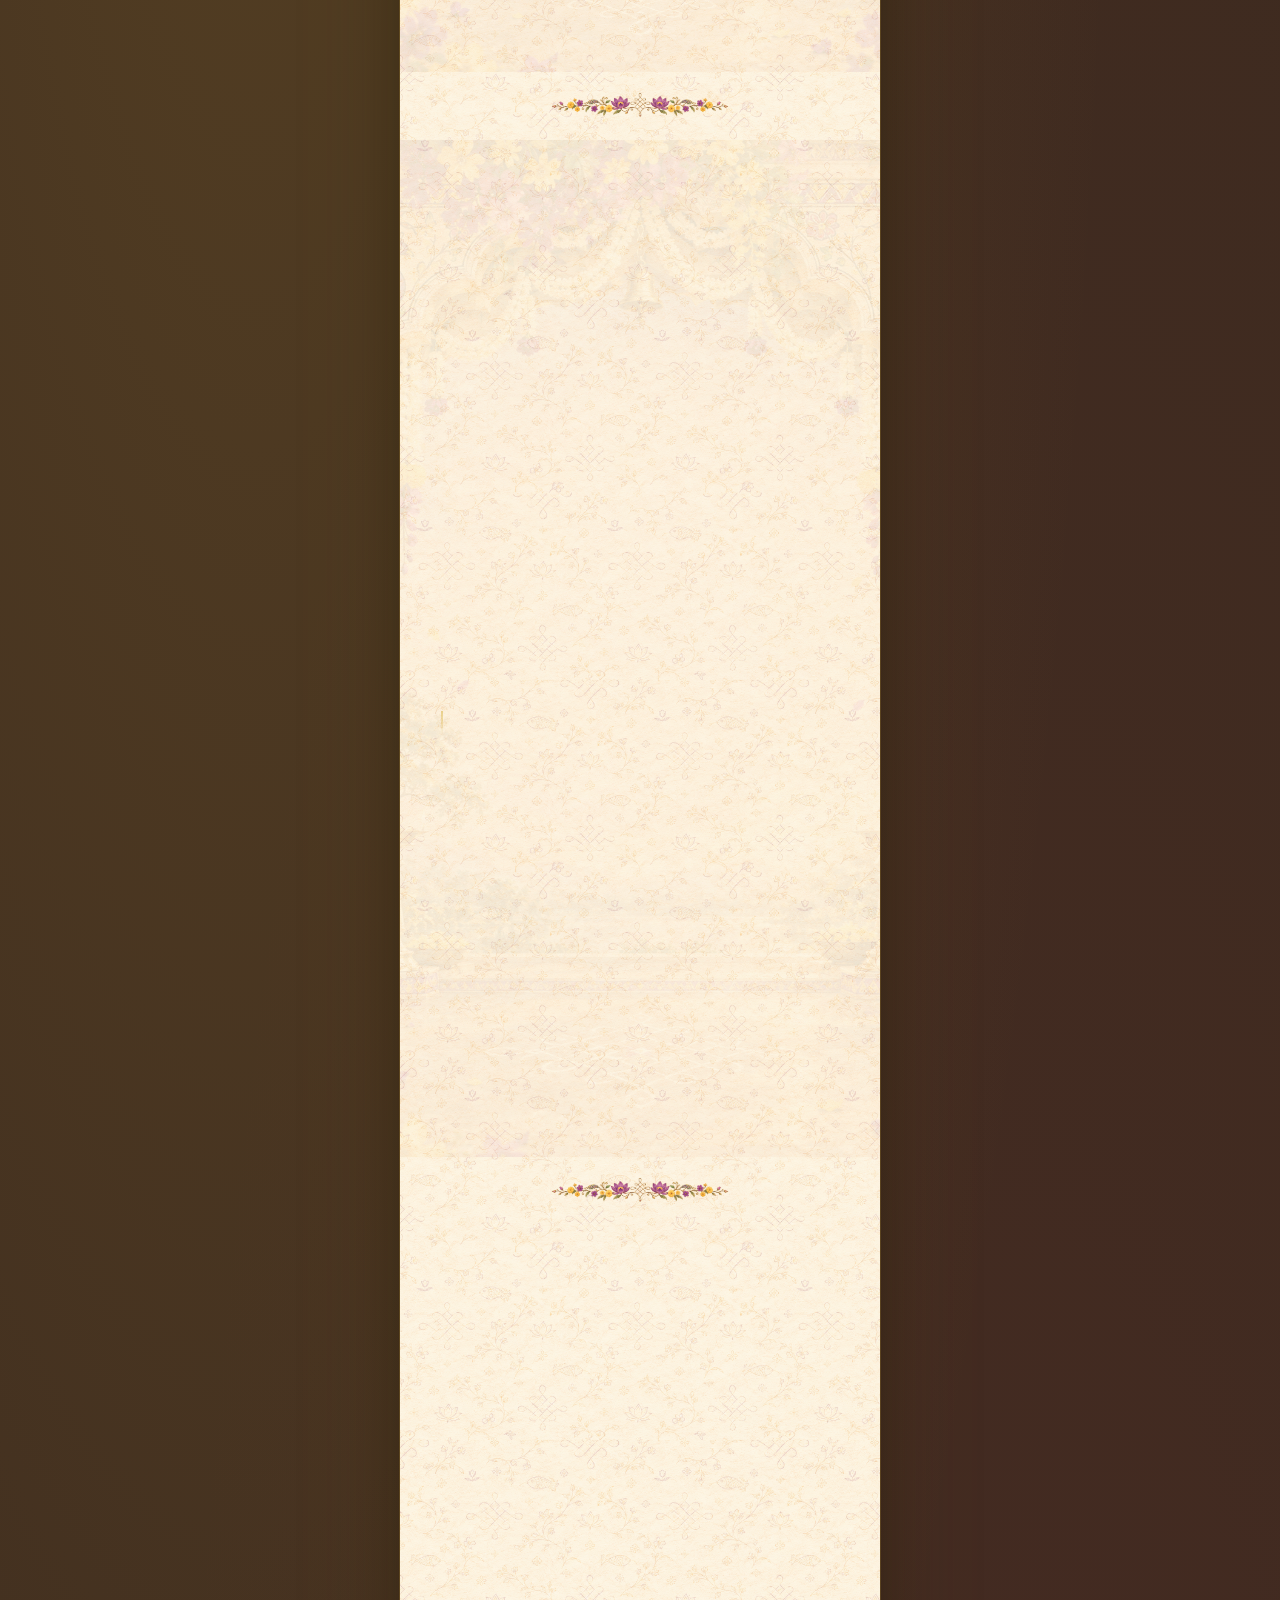
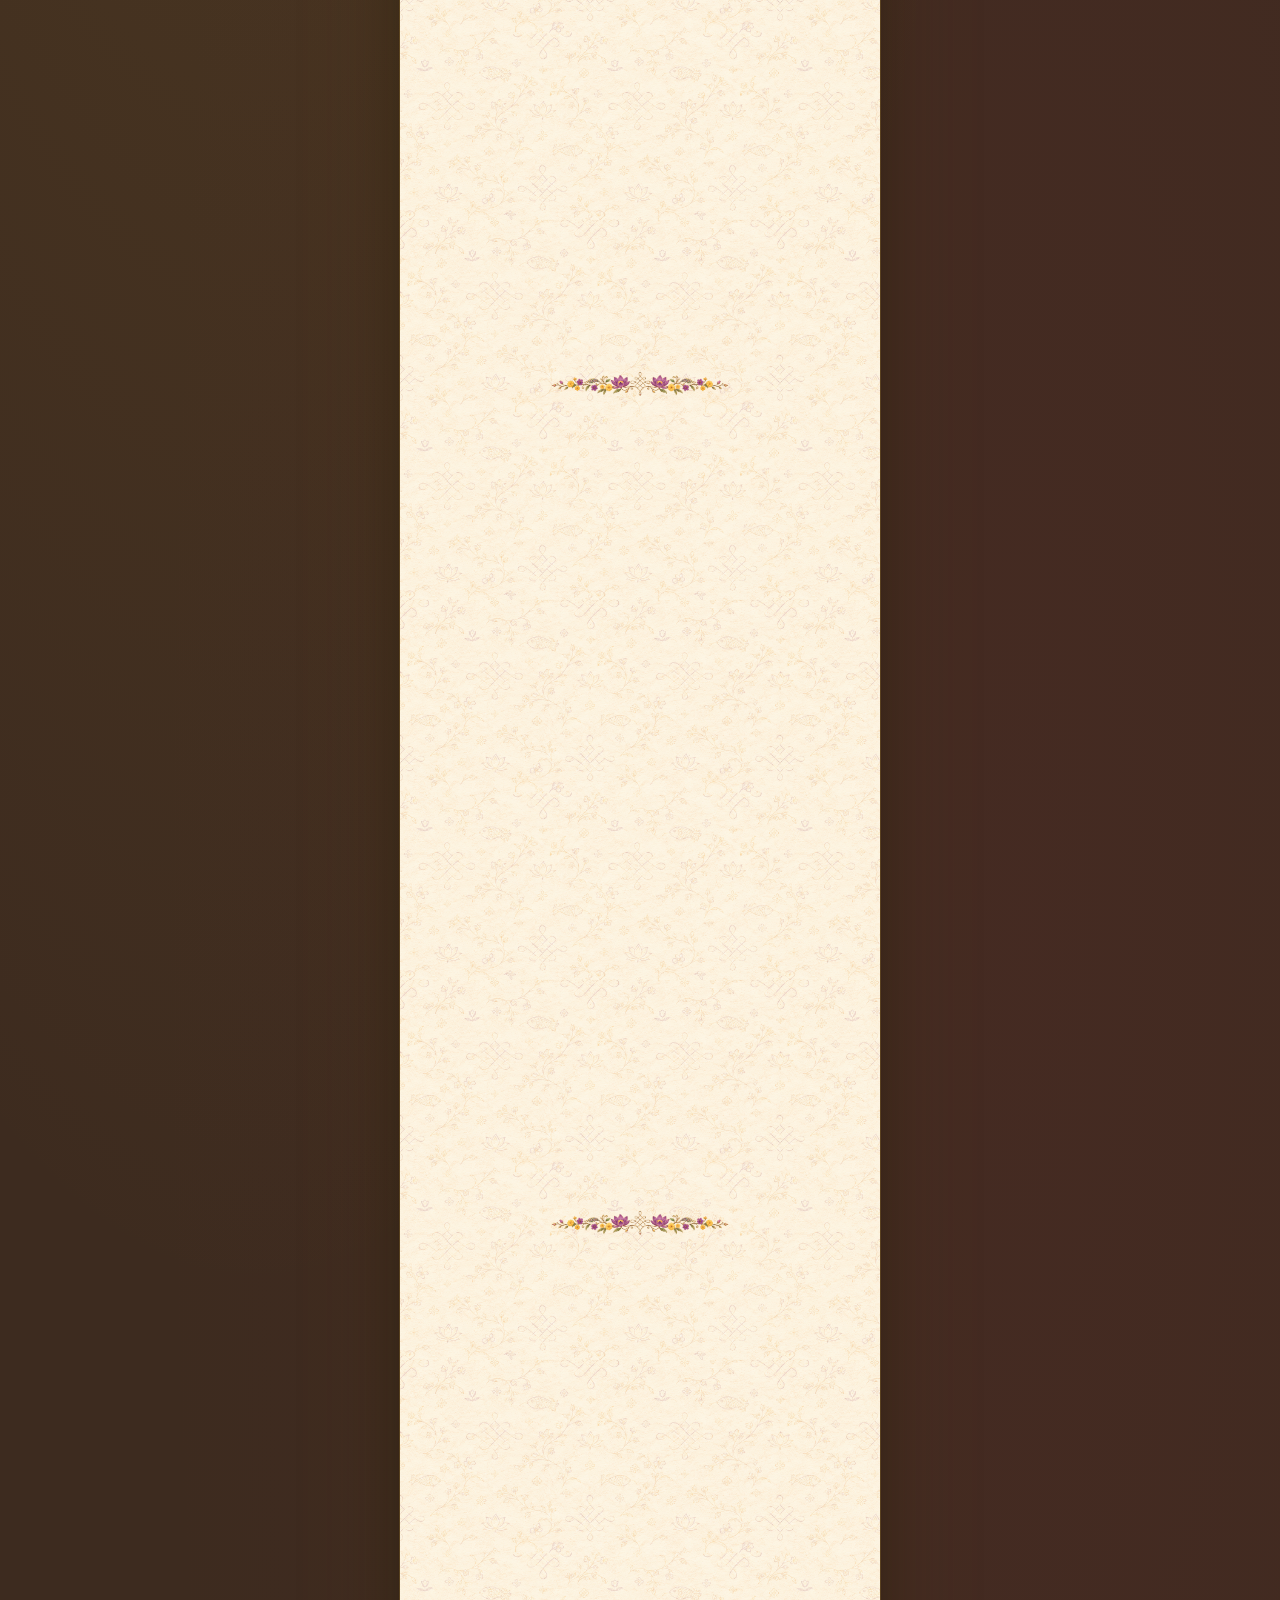
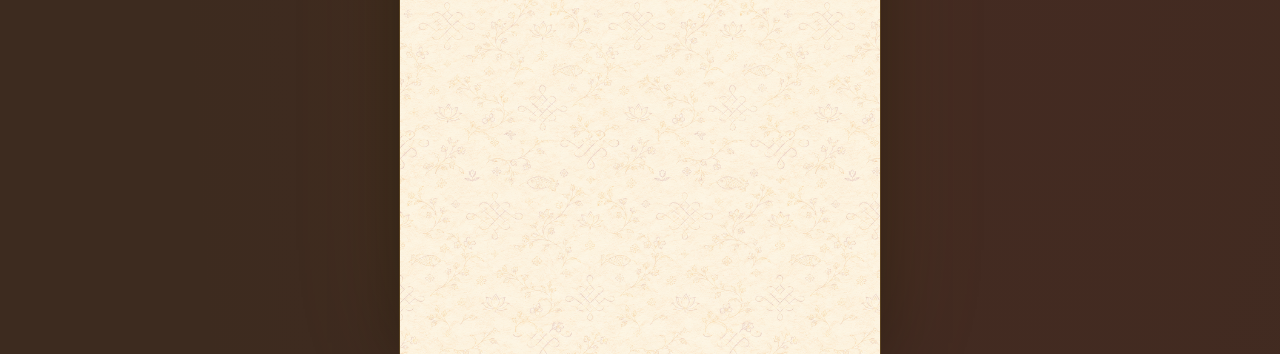
<file: hindi.html>
<!DOCTYPE html>
<html lang="hi">
<head>
  <meta charset="UTF-8" />
  <meta name="viewport" content="width=device-width, initial-scale=1.0, maximum-scale=1.0, user-scalable=no" />
  <meta name="theme-color" content="#D4AF37" />
  <meta name="description" content="सुभाष एवं मनीषा के पावन विवाह समारोह में आप सपरिवार सादर आमंत्रित हैं - 10 फ़रवरी 2027, सलेम, तमिलनाडु।" />
  <meta property="og:title" content="सुभाष & मनीषा विवाह निमंत्रण पत्र" />
  <meta property="og:description" content="हमारे विवाह के इस पावन उत्सव में सम्मिलित होकर हमें अपना स्नेह एवं शुभाशीष प्रदान करें - 10 फ़रवरी 2027, सलेम, तमिलनाडु।" />
  <meta property="og:image" content="assets/images/og-cover.jpg" />
  <title>सुभाष &amp; मनीषा — पावन विवाह निमंत्रण</title>

  <!-- Google Fonts with Devanagari support -->
  <link rel="preconnect" href="https://fonts.googleapis.com" />
  <link rel="preconnect" href="https://fonts.gstatic.com" crossorigin />
  <link href="https://fonts.googleapis.com/css2?family=Cinzel:wght@400;600;700;900&family=Cormorant+Garamond:ital,wght@0,300;0,400;0,500;0,600;1,300;1,400;1,500&family=Montserrat:wght@300;400;500;600&family=Noto+Serif+Tamil:wght@400;600;700&family=Noto+Sans+Devanagari:wght@400;500;600;700&display=swap" rel="stylesheet" />

  <link rel="stylesheet" href="style.css" />
</head>
<body>

  <!-- ═══════════════════════════════════════════ -->
  <!--  BACKGROUND AMBIENT (wide screens)          -->
  <!-- ═══════════════════════════════════════════ -->
  <div class="ambient-bg" aria-hidden="true">
    <div class="ambient-pattern"></div>
  </div>

  <!-- ═══════════════════════════════════════════ -->
  <!--  ENVELOPE ENTRY OVERLAY                     -->
  <!-- ═══════════════════════════════════════════ -->
  <div id="envelope-overlay" class="envelope-overlay" role="dialog" aria-modal="true" aria-label="विवाह निमंत्रण पत्र - खोलने के लिए स्पर्श करें">
    <div class="envelope-scene">

      <!-- Wax Seal centered on the real envelope image -->
      <div class="wax-seal" id="waxSeal" role="button" tabindex="0" aria-label="निमंत्रण पत्र खोलने के लिए सील को स्पर्श करें">
        <div class="seal-inner">
          <span class="seal-names">सुभाष &amp; मनीषा</span>
          <span class="seal-text">खोलने के लिए<br/>स्पर्श करें</span>
        </div>
        <div class="seal-ring"></div>
      </div>

      <p class="envelope-hint">✨ निमंत्रण पत्र खोलने के लिए सील को स्पर्श करें ✨</p>
    </div>
  </div><!-- /envelope-overlay -->

  <!-- ═══════════════════════════════════════════ -->
  <!--  AUDIO                                      -->
  <!-- ═══════════════════════════════════════════ -->
  <audio id="wedding-music" loop preload="auto">
    <source src="assets/audio/music.mp3" type="audio/mpeg" />
    <source src="assets/audio/wedding-music.mp3" type="audio/mpeg" />
  </audio>

  <!-- Floating Audio Toggle -->
  <button class="audio-toggle" id="audioToggle" aria-label="संगीत चालू / बंद करें" title="संगीत">
    <span class="audio-icon" id="audioIcon">♪</span>
    <span class="audio-ripple"></span>
  </button>

  <!-- Subtle Champagne-Gold Scroll Progress Indicator -->
  <div class="scroll-progress-track" id="scrollProgressTrack" aria-hidden="true">
    <div class="scroll-progress-bar" id="scrollProgressBar"></div>
  </div>

  <!-- ═══════════════════════════════════════════ -->
  <!--  MAIN INVITATION CONTENT                    -->
  <!-- ═══════════════════════════════════════════ -->
  <main class="invitation-card" id="invitationCard" aria-hidden="true">

    <!-- ─── HERO ──────────────────────────────── -->
    <section class="hero-section">
      <!-- Background Video -->
      <div class="hero-video-container" aria-hidden="true">
        <video class="hero-video" id="heroVideo" autoplay muted loop playsinline poster="assets/images/Royal Purple Indian Wedding Arch.png">
          <source src="assets/images/hero-vid.mp4" type="video/mp4" />
        </video>
        <div class="hero-video-overlay"></div>
      </div>

      <div class="hero-top-border"></div>
      <div class="hero-ornament top">❧</div>

      <!-- Temple motif placeholder -->
      <div class="temple-motif" aria-hidden="true"></div>

      <!-- Sacred verse in Sanskrit & Tamil -->
      <p class="vedic-verse">
        <em>॥ शुभ विवाह ॥ சுபமண விழா ॥</em>
      </p>
      <p class="vedic-sub">ईश्वर की असीम अनुकंपा एवं परिजनों के मंगलमय आशीर्वाद से</p>

      <!-- Subash & Manisha Golden Wedding Logo -->
      <div class="hero-logo-wrapper" aria-label="सुभाष &amp; मनीषा">
        <h1 class="sr-only">सुभाष &amp; मनीषा विवाह</h1>
        <img src="assets/images/Subash & Manisha Golden Wedding Logo.png" alt="सुभाष & मनीषा" class="hero-wedding-logo" />
      </div>

      <!-- Date & Location pill -->
      <div class="event-meta">
        <span class="meta-chip">
          <span class="chip-icon">📅</span>
          <span>10 फ़रवरी, 2027</span>
        </span>
        <span class="meta-chip">
          <span class="chip-icon">📍</span>
          <span>सलेम, तमिलनाडु</span>
        </span>
      </div>

      <!-- Countdown Timer -->
      <div class="countdown-container" id="countdown" aria-live="polite" aria-label="विवाह के लिए उल्टी गिनती">
        <div class="countdown-pill">
          <span class="count-val" id="cntDays">--</span>
          <span class="count-lbl">दिन</span>
        </div>
        <div class="countdown-divider">:</div>
        <div class="countdown-pill">
          <span class="count-val" id="cntHours">--</span>
          <span class="count-lbl">घंटे</span>
        </div>
        <div class="countdown-divider">:</div>
        <div class="countdown-pill">
          <span class="count-val" id="cntMins">--</span>
          <span class="count-lbl">मिनट</span>
        </div>
        <div class="countdown-divider">:</div>
        <div class="countdown-pill">
          <span class="count-val" id="cntSecs">--</span>
          <span class="count-lbl">सेकंड</span>
        </div>
      </div>

      <!-- Interactive Hero Scroll Indicator -->
      <button class="hero-scroll-indicator" id="heroScrollIndicator" type="button" aria-label="विवाह विवरण देखने के लिए नीचे स्क्रॉल करें">
        <span class="scroll-indicator-pill">
          <span class="scroll-indicator-text">नीचे स्क्रॉल करें</span>
          <span class="scroll-indicator-decor" aria-hidden="true">
            <span class="scroll-indicator-line">
              <span class="scroll-indicator-dot"></span>
            </span>
            <svg class="scroll-indicator-chevron" width="14" height="8" viewBox="0 0 14 8" fill="none">
              <path d="M1 1L7 7L13 1" stroke="currentColor" stroke-width="1.8" stroke-linecap="round" stroke-linejoin="round"/>
            </svg>
          </span>
        </span>
      </button>

      <div class="hero-bottom-border"></div>
    </section>

    <!-- ─── DIVIDER ───────────────────────────── -->
    <div class="section-divider" id="familyDivider" aria-hidden="true">
      <span class="divider-line"></span>
      <span class="divider-lotus">🪷</span>
      <span class="divider-line"></span>
    </div>

    <!-- ─── BLESSINGS & FAMILY ────────────────── -->
    <section class="family-section" id="familySection">
      <div class="section-header">
        <h2 class="section-title">परम आदरणीय परिजनों के</h2>
        <p class="section-subtitle">स्नेह एवं मंगल आशीर्वाद से</p>
      </div>

      <!-- Groom's Family -->
      <div class="family-card groom-card">
        <div class="family-card-accent groom-accent"></div>
        <div class="family-card-inner">
          <div class="family-badge">
            <span class="family-badge-icon">👨‍👩‍👦</span>
            <span class="family-badge-label">वर पक्ष</span>
          </div>
          <h3 class="family-name groom">सुभाष</h3>
          <p class="family-desc">सुपुत्र</p>
          <div class="parents-grid">
            <div class="parent-item">
              <span class="parent-role">पिता</span>
              <span class="parent-name">श्री शिवकुमार</span>
            </div>
            <div class="parent-divider" aria-hidden="true">&amp;</div>
            <div class="parent-item">
              <span class="parent-role">माता</span>
              <span class="parent-name">श्रीमती सुमति</span>
            </div>
          </div>
          <p class="family-address">
            <span class="address-icon">🏡</span>
            सलेम, तमिलनाडु
          </p>
        </div>
      </div>

      <!-- Connecting ornament -->
      <div class="family-connector" aria-hidden="true">
        <div class="connector-line"></div>
        <div class="connector-heart">♥</div>
        <div class="connector-line"></div>
      </div>

      <!-- Bride's Family -->
      <div class="family-card bride-card">
        <div class="family-card-accent bride-accent"></div>
        <div class="family-card-inner">
          <div class="family-badge">
            <span class="family-badge-icon">👨‍👩‍👧</span>
            <span class="family-badge-label">वधू पक्ष</span>
          </div>
          <h3 class="family-name bride">मनीषा</h3>
          <p class="family-desc">सुपुत्री</p>
          <div class="parents-grid">
            <div class="parent-item">
              <span class="parent-role">पिता</span>
              <span class="parent-name">श्री कमलेश झा</span>
            </div>
            <div class="parent-divider" aria-hidden="true">&amp;</div>
            <div class="parent-item">
              <span class="parent-role">माता</span>
              <span class="parent-name">श्रीमती पूनम झा</span>
            </div>
          </div>
          <p class="family-address">
            <span class="address-icon">🏡</span>
            देवघर, झारखंड
          </p>
        </div>
      </div>
    </section>

    <!-- ─── DIVIDER ───────────────────────────── -->
    <div class="section-divider" aria-hidden="true">
      <span class="divider-line"></span>
      <span class="divider-lotus">✦</span>
      <span class="divider-line"></span>
    </div>

    <!-- ─── WEDDING DETAILS & SCHEDULE ───────── -->
    <section class="schedule-section">
      <div class="section-header">
        <h2 class="section-title">शुभ विवाह कार्यक्रम</h2>
        <p class="section-subtitle">10 फ़रवरी, 2027</p>
      </div>

      <!-- Mini Calendar -->
      <div class="mini-calendar" role="img" aria-label="विवाह तिथि कैलेंडर: 10 फ़रवरी 2027">
        <div class="cal-header">
          <span class="cal-month">फ़रवरी</span>
          <span class="cal-year">2027</span>
        </div>
        <div class="cal-grid">
          <span class="cal-day-name">रवि</span>
          <span class="cal-day-name">सोम</span>
          <span class="cal-day-name">मंगल</span>
          <span class="cal-day-name">बुध</span>
          <span class="cal-day-name">गुरु</span>
          <span class="cal-day-name">शुक्र</span>
          <span class="cal-day-name">शनि</span>
          <!-- Feb 2027 starts on Monday -->
          <span class="cal-day empty"></span>
          <span class="cal-day">1</span>
          <span class="cal-day">2</span>
          <span class="cal-day">3</span>
          <span class="cal-day">4</span>
          <span class="cal-day">5</span>
          <span class="cal-day">6</span>
          <span class="cal-day">7</span>
          <span class="cal-day">8</span>
          <span class="cal-day">9</span>
          <span class="cal-day highlight" aria-current="date">10</span>
          <span class="cal-day">11</span>
          <span class="cal-day">12</span>
          <span class="cal-day">13</span>
          <span class="cal-day">14</span>
          <span class="cal-day">15</span>
          <span class="cal-day">16</span>
          <span class="cal-day">17</span>
          <span class="cal-day">18</span>
          <span class="cal-day">19</span>
          <span class="cal-day">20</span>
          <span class="cal-day">21</span>
          <span class="cal-day">22</span>
          <span class="cal-day">23</span>
          <span class="cal-day">24</span>
          <span class="cal-day">25</span>
          <span class="cal-day">26</span>
          <span class="cal-day">27</span>
          <span class="cal-day">28</span>
        </div>
      </div>

      <!-- Schedule Events -->
      <div class="schedule-timeline">

        <div class="timeline-item">
          <div class="timeline-dot">
            <span class="timeline-dot-icon">🪔</span>
          </div>
          <div class="timeline-content">
            <div class="timeline-card">
              <div class="timeline-badge">शुभ मुहूर्त</div>
              <h3 class="timeline-event">पावन पाणिग्रहण संस्कार</h3>
              <p class="timeline-time">⏰ प्रातः 9:00 – दोपहर 12:00</p>
              <p class="timeline-desc">वैदिक मंत्रोच्चार, वरमाला एवं सात फेरों की पावन रस्म।</p>
            </div>
          </div>
        </div>

        <div class="timeline-connector"></div>

        <div class="timeline-item">
          <div class="timeline-dot">
            <span class="timeline-dot-icon">🎊</span>
          </div>
          <div class="timeline-content">
            <div class="timeline-card">
              <div class="timeline-badge">प्रीतिभोज</div>
              <h3 class="timeline-event">भव्य प्रीतिभोज</h3>
              <p class="timeline-time">⏰ सायं 6:00 – रात्रि 10:00</p>
              <p class="timeline-desc">संगीत, उल्लास एवं स्वादिष्ट प्रीतिभोज। आप सपरिवार सादर आमंत्रित हैं।</p>
            </div>
          </div>
        </div>

      </div>

      <!-- Action Buttons -->
      <div class="schedule-actions">
        <a href="https://calendar.google.com/calendar/render?action=TEMPLATE&text=Subash+%26+Manisha+Wedding&dates=20270210T090000/20270210T220000&location=Salem%2C+Tamil+Nadu&details=You+are+cordially+invited+to+the+wedding+of+Subash+%26+Manisha.+Muhurtham%3A+9AM-12PM%2C+Reception%3A+6PM-10PM"
           target="_blank"
           rel="noopener noreferrer"
           class="action-btn btn-calendar"
           aria-label="गूगल कैलेंडर में जोड़ें">
          <span class="btn-icon">📅</span>
          <span>कैलेंडर में जोड़ें</span>
        </a>
        <a href="https://www.google.com/maps/search/Salem+Tamil+Nadu"
           target="_blank"
           rel="noopener noreferrer"
           class="action-btn btn-directions"
           aria-label="सलेम, तमिलनाडु के दिशा-निर्देश देखें">
          <span class="btn-icon">🗺️</span>
          <span>दिशा-निर्देश देखें</span>
        </a>
      </div>

      <!-- Venue Card -->
      <div class="venue-card">
        <div class="venue-icon" aria-hidden="true">🏛️</div>
        <div class="venue-details">
          <h3 class="venue-name">विवाह स्थल</h3>
          <p class="venue-address">सलेम, तमिलनाडु, भारत</p>
          <p class="venue-note">विस्तृत स्थल पता शीघ्र ही साझा किया जाएगा</p>
        </div>
      </div>
    </section>

    <!-- ─── DIVIDER ───────────────────────────── -->
    <div class="section-divider" aria-hidden="true">
      <span class="divider-line"></span>
      <span class="divider-lotus">🌸</span>
      <span class="divider-line"></span>
    </div>

    <!-- ─── SCRATCH CARD ───────────────────────── -->
    <section class="scratch-section">
      <div class="section-header">
        <h2 class="section-title">हमारे दिल से</h2>
        <p class="section-subtitle">हमारा संदेश पढ़ने के लिए बटन दबाएं ✨</p>
      </div>

      <div class="scratch-container" id="heartsCard">
        <!-- Hidden message (revealed when petals fall) -->
        <div class="scratch-message" id="scratchMessage">
          <div class="scratch-msg-inner">
            <p class="scratch-emoji">💌</p>
            <h3 class="scratch-msg-title">स्नेही आत्मीयजन,</h3>
            <p class="scratch-msg-text">
              हमारा यह सफ़र हिम्मत, अनगिनत अहसासों और हर परिस्थिति में अडिग रहे प्रेम का प्रतीक रहा है। हर चुनौती में हमने एक-दूसरे का हाथ थामे रखा, और आज हम दोनों परिवारों के असीम स्नेह, आशीर्वाद और स्वीकृति से घिरे हैं।<br/><br/>
              जब दो दिल एक हो रहे हैं और दो सुंदर संस्कृतियाँ व परंपराएँ संग आ रही हैं, हम आशा, हर्ष और अंतहीन प्रेम से भरे नए अध्याय की शुरुआत कर रहे हैं।<br/><br/>
              कृतज्ञ और प्रफुल्लित हृदय से, हम आपको हमारे इस विशेष दिन का साक्षी बनने हेतु सादर आमंत्रित करते हैं। आपकी गरिमामयी उपस्थिति और शुभाशीष हमारे लिए अमूल्य होंगे जब हम दो परिवारों, दो संस्कृतियों और दो परंपराओं के इस पावन संगम का उत्सव मनाएंगे।
            </p>
            <p class="scratch-msg-sign">सस्नेह,<br/><strong>सुभाष &amp; मनीषा</strong></p>
          </div>
        </div>

        <!-- Falling Petals Veil Layer -->
        <div class="petals-veil" id="petalsVeil" aria-hidden="true">
          <div class="petals-backdrop">
            <div class="veil-shimmer"></div>
            <div class="veil-floral-crest">🪷</div>
          </div>
          <div class="petals-layer" id="petalsLayer"></div>
        </div>

        <!-- Reveal Button -->
        <p class="scratch-hint" id="scratchHint" role="button" tabindex="0" aria-label="संदेश पढ़ने के लिए यहाँ दबाएं">
          <span class="hint-finger">👆</span> संदेश पढ़ने के लिए यहाँ दबाएं
        </p>
      </div>
    </section>

    <!-- ─── DIVIDER ───────────────────────────── -->
    <div class="section-divider" aria-hidden="true">
      <span class="divider-line"></span>
      <span class="divider-lotus">✦</span>
      <span class="divider-line"></span>
    </div>

    <!-- ─── OUR STORY CAROUSEL ────────────────── -->
    <section class="story-section">
      <div class="section-header">
        <h2 class="section-title">हमारी कहानी</h2>
        <p class="section-subtitle">दो दिलों के एक होने का पावन सफ़र</p>
      </div>

      <div class="carousel-wrapper" id="storyCarousel">
        <div class="carousel-track" id="carouselTrack">

          <!-- Slide 1 -->
          <div class="story-slide" data-index="0">
            <div class="slide-image-container">
              <div class="slide-image-placeholder">
                <span class="placeholder-icon">💫</span>
                <p class="placeholder-text">तस्वीर जल्द आ रही है</p>
              </div>
            </div>
            <div class="slide-content">
              <span class="slide-chapter">अध्याय 1</span>
              <h3 class="slide-title">पहली मुलाक़ात</h3>
              <p class="slide-text">दो राहें मिलीं और हमारी दुनिया बदल गई। एक सामान्य बातचीत से शुरू हुआ यह सिलसिला एक अनमोल और सुंदर रिश्ते में बदल गया।</p>
            </div>
          </div>

          <!-- Slide 2 -->
          <div class="story-slide" data-index="1">
            <div class="slide-image-container">
              <div class="slide-image-placeholder">
                <span class="placeholder-icon">🌺</span>
                <p class="placeholder-text">तस्वीर जल्द आ रही है</p>
              </div>
            </div>
            <div class="slide-content">
              <span class="slide-chapter">अध्याय 2</span>
              <h3 class="slide-title">साथ-साथ आगे बढ़ते हुए</h3>
              <p class="slide-text">दिन बीतते गए, हँसी-मज़ाक और सुख-दुःख की साझेदारी ने हमारे बंधन को और गहरा कर दिया। दो अलग संसार एक सुंदर सफ़र बन गए।</p>
            </div>
          </div>

          <!-- Slide 3 -->
          <div class="story-slide" data-index="2">
            <div class="slide-image-container">
              <div class="slide-image-placeholder">
                <span class="placeholder-icon">💍</span>
                <p class="placeholder-text">तस्वीर जल्द आ रही है</p>
              </div>
            </div>
            <div class="slide-content">
              <span class="slide-chapter">अध्याय 3</span>
              <h3 class="slide-title">इज़हार-ए-मोहब्बत</h3>
              <p class="slide-text">सुनहरे आसमान के नीचे, सच्चे दिल से एक सवाल पूछा गया और दिल से 'हाँ' का जवाब मिला। हमारा सदाबहार रिश्ता वहीं से शुरू हुआ।</p>
            </div>
          </div>

          <!-- Slide 4 -->
          <div class="story-slide" data-index="3">
            <div class="slide-image-container">
              <div class="slide-image-placeholder">
                <span class="placeholder-icon">🎊</span>
                <p class="placeholder-text">तस्वीर जल्द आ रही है</p>
              </div>
            </div>
            <div class="slide-content">
              <span class="slide-chapter">अध्याय 4</span>
              <h3 class="slide-title">सदा के लिए एक</h3>
              <p class="slide-text">अब हम अपने सबसे ख़ास दिन — अपने विवाह की दहलीज़ पर खड़े हैं। और आपके बिना यह उत्सव अधूरा है।</p>
            </div>
          </div>

        </div><!-- /carousel-track -->

        <!-- Carousel Controls -->
        <div class="carousel-controls">
          <button class="carousel-btn prev-btn" id="prevSlide" aria-label="पिछला पृष्ठ">&#8249;</button>
          <div class="carousel-dots" id="carouselDots" role="tablist" aria-label="कहानी पृष्ठ">
            <button class="dot active" data-slide="0" role="tab" aria-selected="true" aria-label="अध्याय 1: पहली मुलाक़ात"></button>
            <button class="dot" data-slide="1" role="tab" aria-selected="false" aria-label="अध्याय 2: साथ-साथ आगे बढ़ते हुए"></button>
            <button class="dot" data-slide="2" role="tab" aria-selected="false" aria-label="अध्याय 3: इज़हार-ए-मोहब्बत"></button>
            <button class="dot" data-slide="3" role="tab" aria-selected="false" aria-label="अध्याय 4: सदा के लिए एक"></button>
          </div>
          <button class="carousel-btn next-btn" id="nextSlide" aria-label="अगला पृष्ठ">&#8250;</button>
        </div>

      </div><!-- /carousel-wrapper -->
    </section>

    <!-- ─── DIVIDER ───────────────────────────── -->
    <div class="section-divider" aria-hidden="true">
      <span class="divider-line"></span>
      <span class="divider-lotus">🕊️</span>
      <span class="divider-line"></span>
    </div>

    <!-- ─── FOOTER ────────────────────────────── -->
    <footer class="invitation-footer">
      <div class="footer-ornament" aria-hidden="true">❧</div>

      <div class="footer-logo-wrapper" aria-label="सुभाष &amp; मनीषा">
        <img src="assets/images/Subash & Manisha Golden Wedding Logo.png" alt="सुभाष & मनीषा" class="footer-wedding-logo" />
      </div>

      <h2 class="footer-title">हमारे आनंद में सम्मिलित हों</h2>

      <p class="footer-message">
        आपकी मुस्कान, आपका स्नेह और आपका आशीर्वाद ही हमारे लिए सबसे बड़ा उपहार है।<br/>
        आइए, हमारी इस अनमोल याद का हिस्सा बनिए।
      </p>

      <p class="footer-warmly">
        सस्नेह एवं सादर,<br/>
        <strong>सुभाष &amp; मनीषा</strong>
      </p>

      <!-- WhatsApp Share -->
      <a href="https://wa.me/?text=%E0%A4%B8%E0%A5%81%E0%A4%AD%E0%A4%BE%E0%A4%B7+%26+%E0%A4%AE%E0%A4%A8%E0%A5%80%E0%A4%B7%E0%A4%BE+%E0%A4%95%E0%A5%87+%E0%A4%B5%E0%A4%BF%E0%A4%B5%E0%A4%BE%E0%A4%B9+%E0%A4%95%E0%A4%BE+%E0%A4%AA%E0%A4%BE%E0%A4%B5%E0%A4%A8+%E0%A4%A8%E0%A4%BF%E0%A4%AE%E0%A4%82%E0%A4%A4%E0%A5%8D%E0%A4%B0%E0%A4%A3%F0%9F%92%AB%0A%0A%F0%9F%93%85+%E0%A4%A4%E0%A4%BF%E0%A4%A5%E0%A4%BF%3A+10+%E0%A4%AB%E0%A4%BC%E0%A4%B0%E0%A4%B5%E0%A4%B0%E0%A5%80%2C+2027%0A%F0%9F%93%8D+%E0%A4%B8%E0%A5%8D%E0%A4%A5%E0%A4%BE%E0%A4%A8%3A+%E0%A4%B8%E0%A4%B2%E0%A5%87%E0%A4%AE%2C+%E0%A4%A4%E0%A4%AE%E0%A4%BF%E0%A4%B2%E0%A4%A8%E0%A4%BE%E0%A4%A1%E0%A5%81%0A%0A%E0%A4%86%E0%A4%AA+%E0%A4%B8%E0%A4%AA%E0%A4%B0%E0%A4%BF%E0%A4% warmth+%E0%A4%B8%E0%A4%BE%E0%A4%A6%E0%A4%B0+%E0%A4%86%E0%A4%AE%E0%A4%82%E0%A4%A4%E0%A5%8D%E0%A4%B0%E0%A4%BF%E0%A4%A4+%E0%A4%B9%E0%A5%88%E0%A4%82%21+%F0%9F%8C%B8"
         target="_blank"
         rel="noopener noreferrer"
         class="whatsapp-btn"
         aria-label="व्हाट्सएप पर विवाह निमंत्रण साझा करें">
        <svg class="whatsapp-icon" viewBox="0 0 24 24" xmlns="http://www.w3.org/2000/svg" aria-hidden="true">
          <path d="M17.472 14.382c-.297-.149-1.758-.867-2.03-.967-.273-.099-.471-.148-.67.15-.197.297-.767.966-.94 1.164-.173.199-.347.223-.644.075-.297-.15-1.255-.463-2.39-1.475-.883-.788-1.48-1.761-1.653-2.059-.173-.297-.018-.458.13-.606.134-.133.298-.347.446-.52.149-.174.198-.298.298-.497.099-.198.05-.371-.025-.52-.075-.149-.669-1.612-.916-2.207-.242-.579-.487-.5-.669-.51-.173-.008-.371-.01-.57-.01-.198 0-.52.074-.792.372-.272.297-1.04 1.016-1.04 2.479 0 1.462 1.065 2.875 1.213 3.074.149.198 2.096 3.2 5.077 4.487.709.306 1.262.489 1.694.625.712.227 1.36.195 1.871.118.571-.085 1.758-.719 2.006-1.413.248-.694.248-1.289.173-1.413-.074-.124-.272-.198-.57-.347m-5.421 7.403h-.004a9.87 9.87 0 01-5.031-1.378l-.361-.214-3.741.982.998-3.648-.235-.374a9.86 9.86 0 01-1.51-5.26c.001-5.45 4.436-9.884 9.888-9.884 2.64 0 5.122 1.03 6.988 2.898a9.825 9.825 0 012.893 6.994c-.003 5.45-4.437 9.884-9.885 9.884m8.413-18.297A11.815 11.815 0 0012.05 0C5.495 0 .16 5.335.157 11.892c0 2.096.547 4.142 1.588 5.945L.057 24l6.305-1.654a11.882 11.882 0 005.683 1.448h.005c6.554 0 11.89-5.335 11.893-11.893a11.821 11.821 0 00-3.48-8.413z"/>
        </svg>
        <span>व्हाट्सएप पर साझा करें</span>
      </a>

      <div class="footer-bottom">
        <p class="footer-made">सुभाष &amp; मनीषा के लिए ❤️ प्रेमपूर्वक निर्मित</p>
        <p class="footer-year">© 2027 — प्रेम और समर्पण का उत्सव</p>
      </div>

      <div class="footer-ornament bottom" aria-hidden="true">❧</div>
    </footer>

  </main><!-- /invitation-card -->

  <!-- Scroll-to-top button -->
  <button class="scroll-top" id="scrollTop" aria-label="ऊपर जाएँ" title="ऊपर जाएँ">↑</button>

  <script src="script.js"></script>
</body>
</html>
</file>
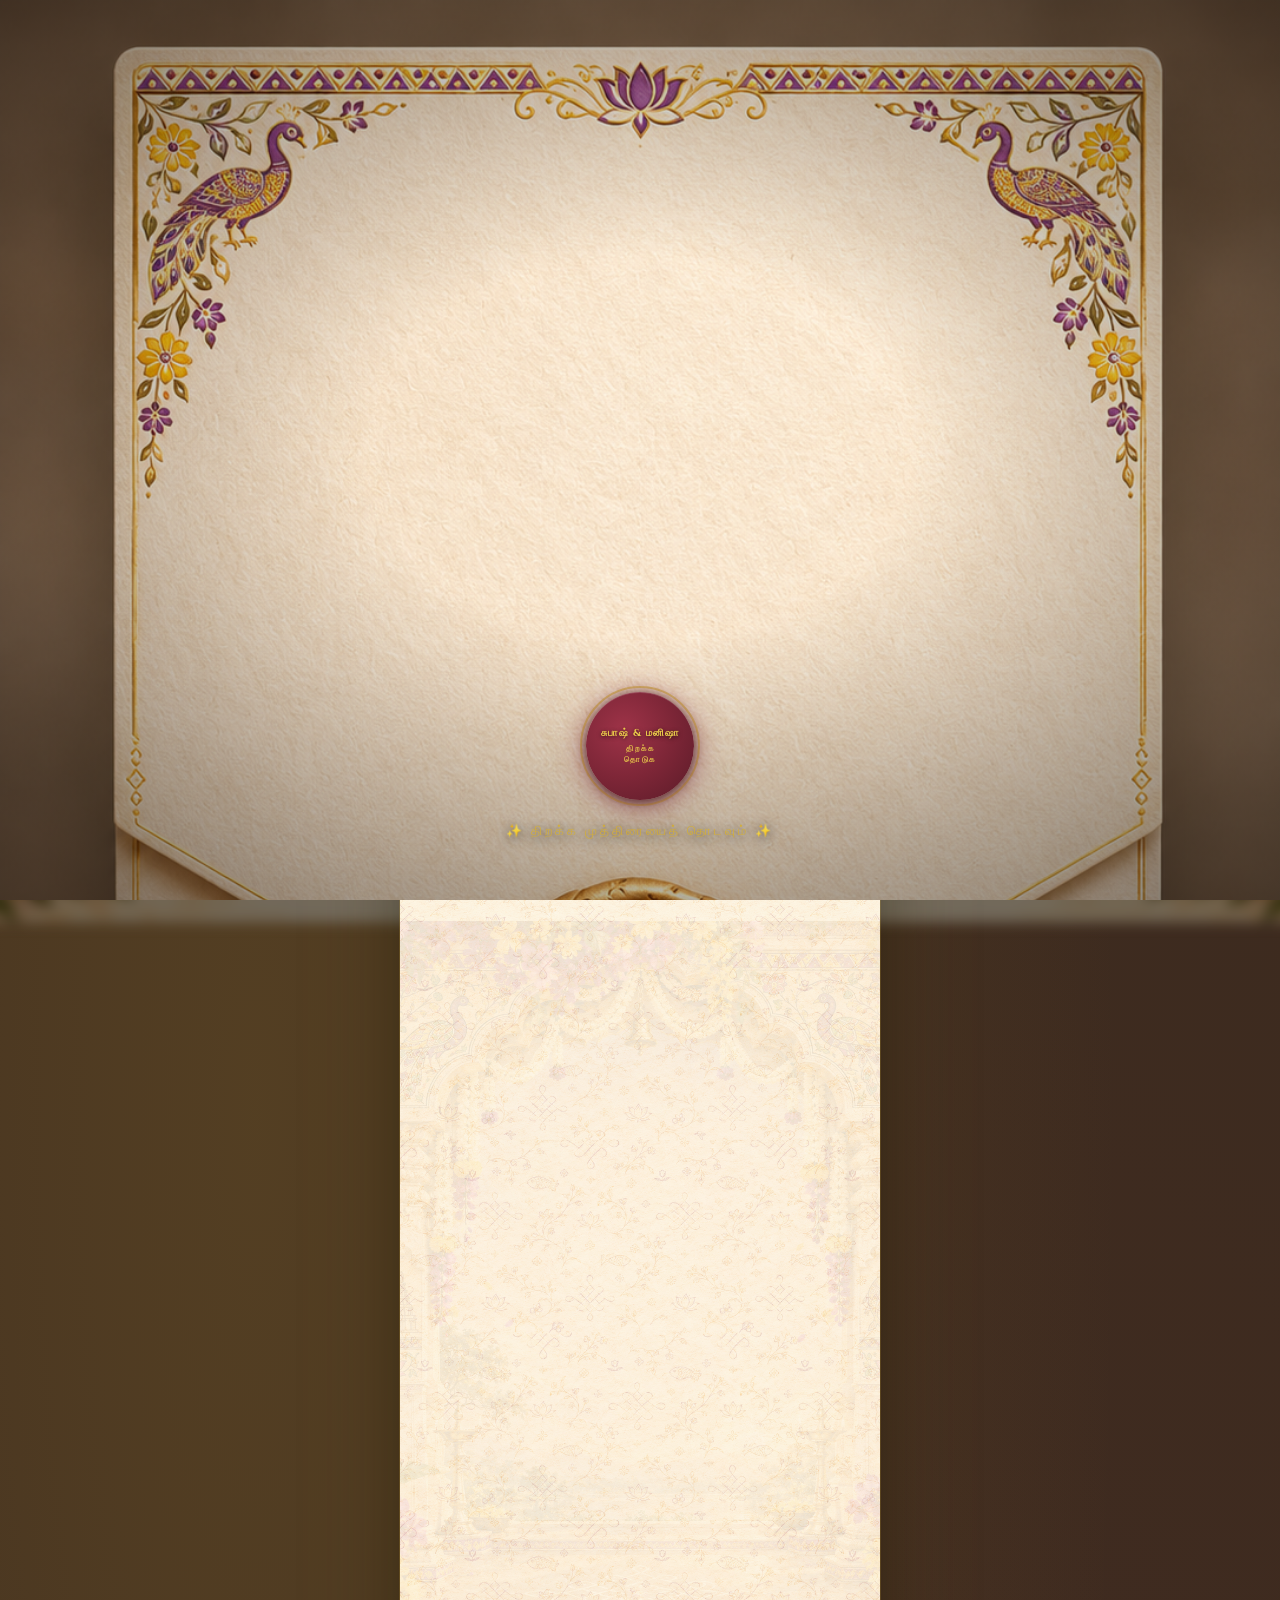
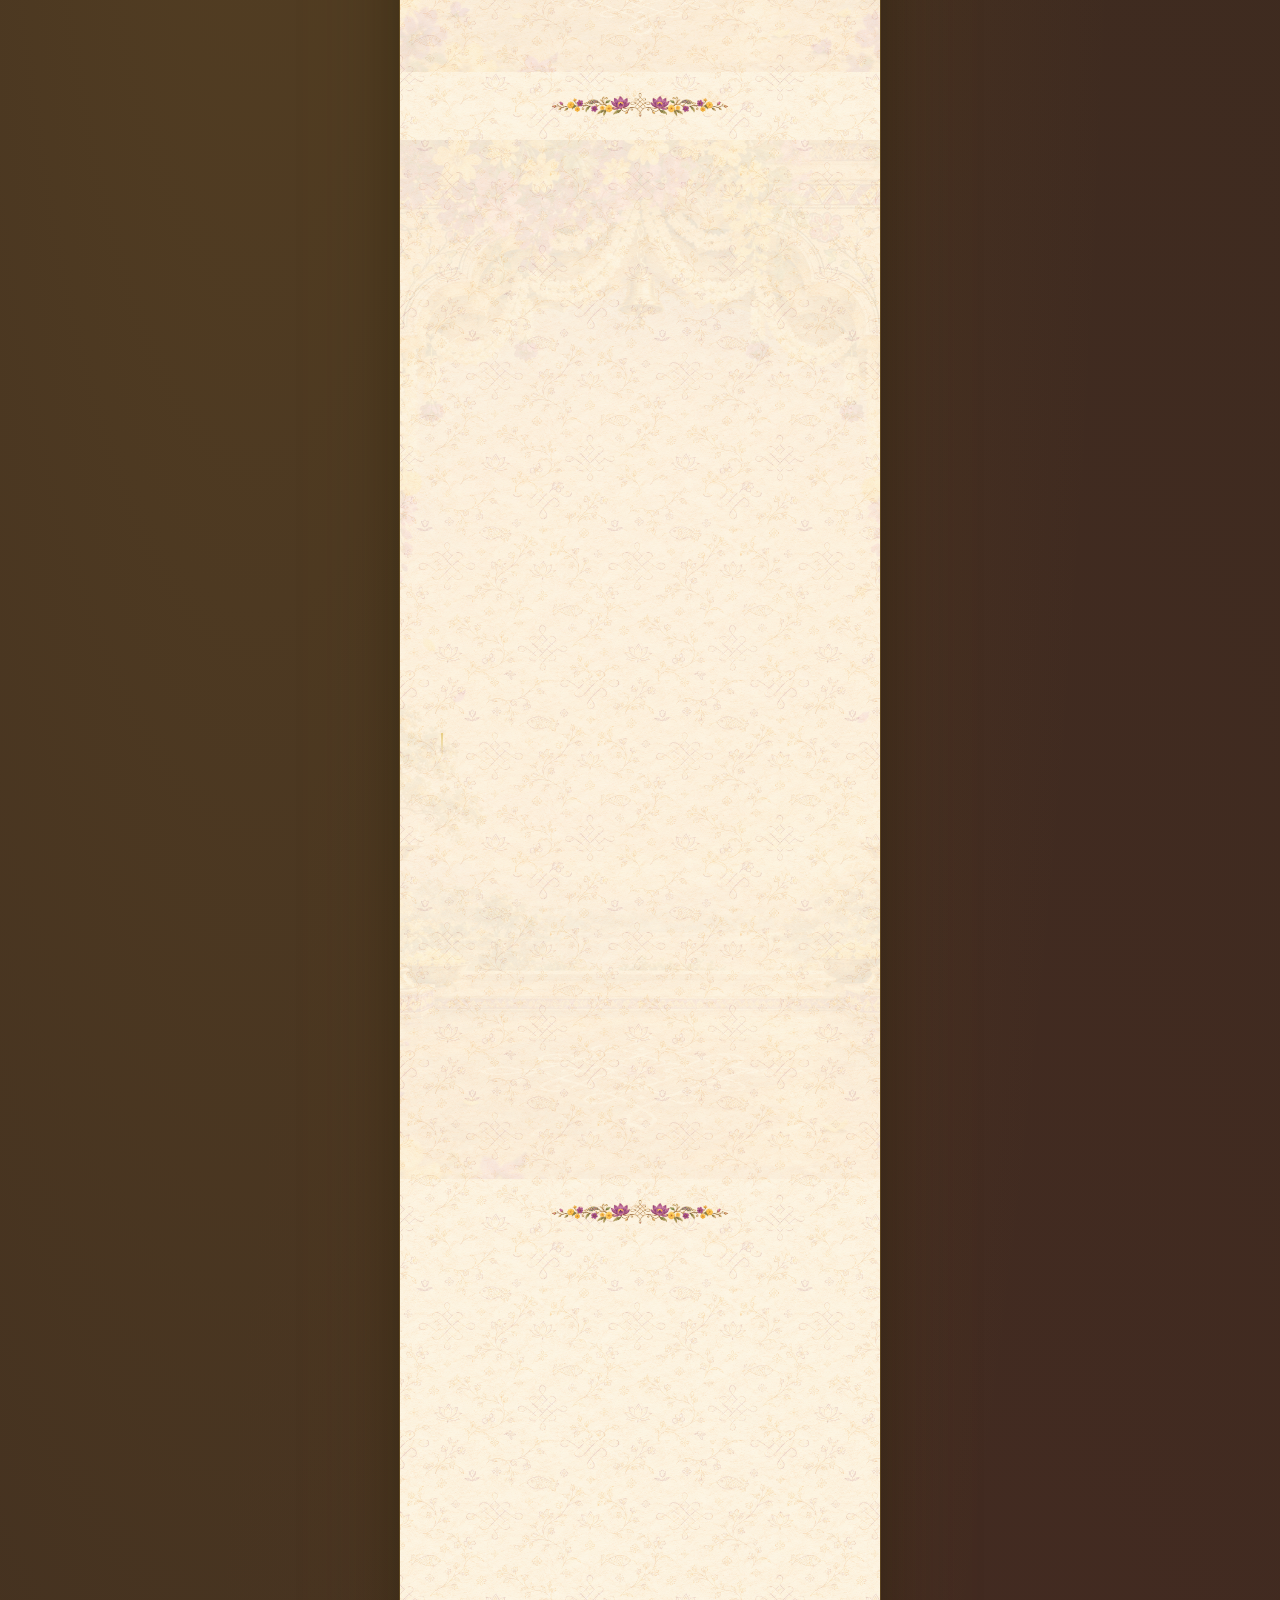
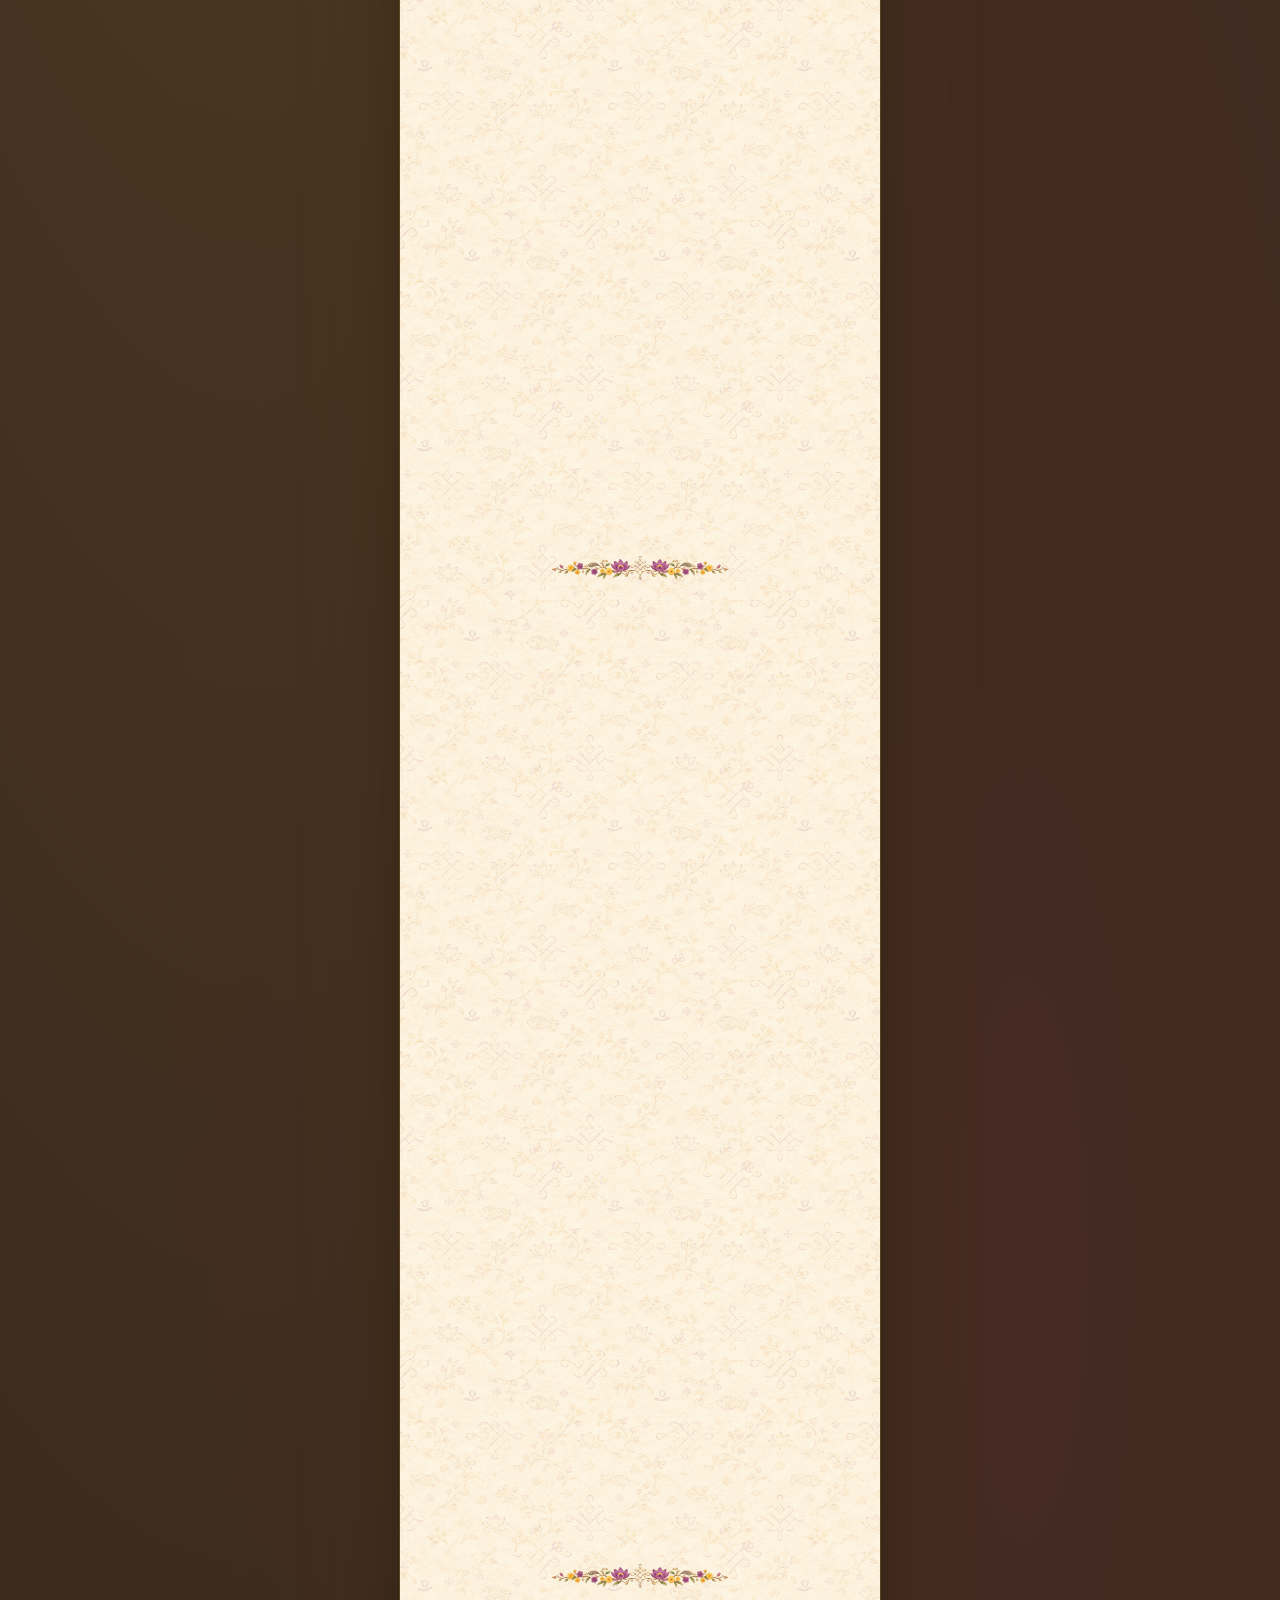
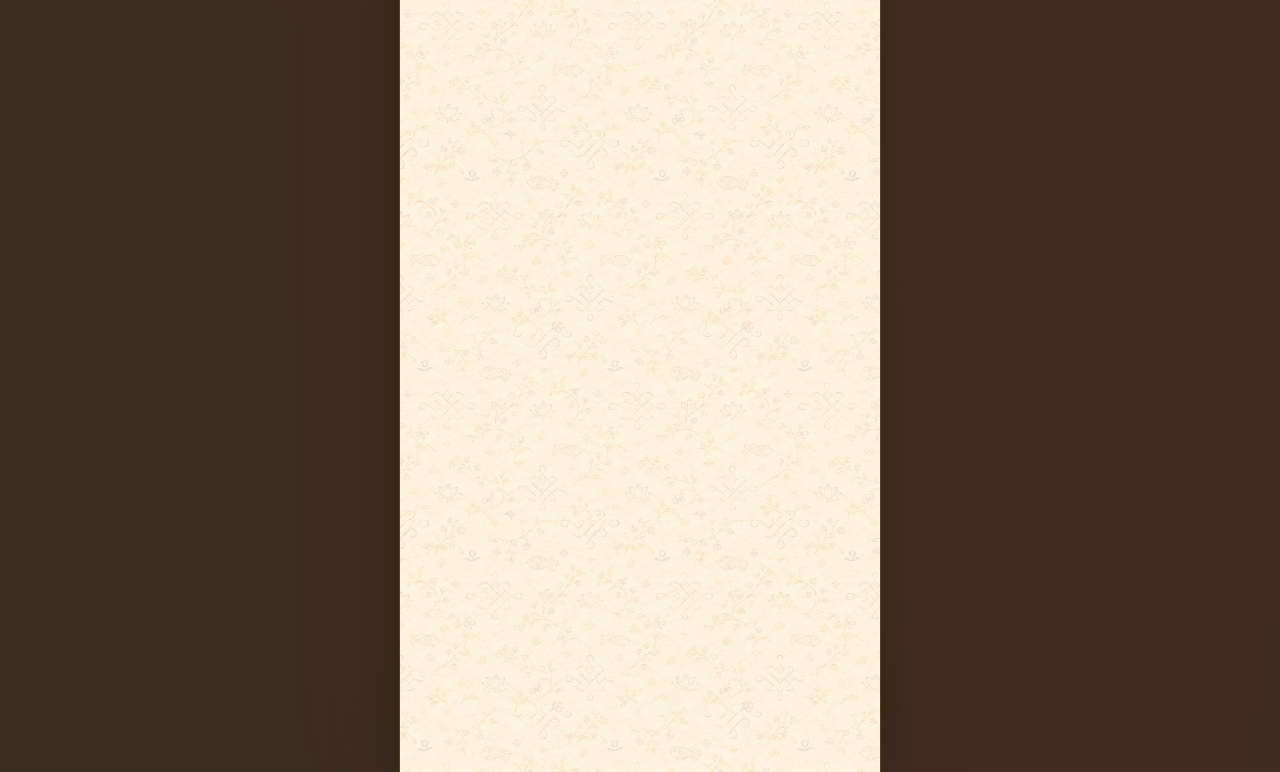
<file: tamil.html>
<!DOCTYPE html>
<html lang="ta">
<head>
  <meta charset="UTF-8" />
  <meta name="viewport" content="width=device-width, initial-scale=1.0, maximum-scale=1.0, user-scalable=no" />
  <meta name="theme-color" content="#D4AF37" />
  <meta name="description" content="சுபாஷ் & மனிஷா தம்பதியரின் திருமண நன்நாளை கொண்டாட உங்களை அன்புடன் அழைக்கிறோம் - 10 பிப்ரவரி 2027, சேலம், தமிழ்நாடு." />
  <meta property="og:title" content="சுபாஷ் & மனிஷா திருமண அழைப்பிதழ்" />
  <meta property="og:description" content="எங்கள் திருமண நன்நாளில் கலந்து கொண்டு வாழ்த்த அன்புடன் அழைக்கிறோம் - 10 பிப்ரவரி 2027, சேலம், தமிழ்நாடு." />
  <meta property="og:image" content="assets/images/og-cover.jpg" />
  <title>சுபாஷ் &amp; மனிஷா — திருமண அழைப்பிதழ்</title>

  <!-- Google Fonts with Tamil support -->
  <link rel="preconnect" href="https://fonts.googleapis.com" />
  <link rel="preconnect" href="https://fonts.gstatic.com" crossorigin />
  <link href="https://fonts.googleapis.com/css2?family=Cinzel:wght@400;600;700;900&family=Cormorant+Garamond:ital,wght@0,300;0,400;0,500;0,600;1,300;1,400;1,500&family=Montserrat:wght@300;400;500;600&family=Noto+Serif+Tamil:wght@400;500;600;700&family=Noto+Sans+Devanagari:wght@400;600;700&display=swap" rel="stylesheet" />

  <link rel="stylesheet" href="style.css" />
</head>
<body>

  <!-- ═══════════════════════════════════════════ -->
  <!--  BACKGROUND AMBIENT (wide screens)          -->
  <!-- ═══════════════════════════════════════════ -->
  <div class="ambient-bg" aria-hidden="true">
    <div class="ambient-pattern"></div>
  </div>

  <!-- ═══════════════════════════════════════════ -->
  <!--  ENVELOPE ENTRY OVERLAY                     -->
  <!-- ═══════════════════════════════════════════ -->
  <div id="envelope-overlay" class="envelope-overlay" role="dialog" aria-modal="true" aria-label="திருமண அழைப்பிதழ் - திறக்க தொடுக">
    <div class="envelope-scene">

      <!-- Wax Seal centered on the real envelope image -->
      <div class="wax-seal" id="waxSeal" role="button" tabindex="0" aria-label="அழைப்பிதழை திறக்க தொடுக">
        <div class="seal-inner">
          <span class="seal-names">சுபாஷ் &amp; மனிஷா</span>
          <span class="seal-text">திறக்க<br/>தொடுக</span>
        </div>
        <div class="seal-ring"></div>
      </div>

      <p class="envelope-hint">✨ திறக்க முத்திரையைத் தொடவும் ✨</p>
    </div>
  </div><!-- /envelope-overlay -->

  <!-- ═══════════════════════════════════════════ -->
  <!--  AUDIO                                      -->
  <!-- ═══════════════════════════════════════════ -->
  <audio id="wedding-music" loop preload="auto">
    <source src="assets/audio/music.mp3" type="audio/mpeg" />
    <source src="assets/audio/wedding-music.mp3" type="audio/mpeg" />
  </audio>

  <!-- Floating Audio Toggle -->
  <button class="audio-toggle" id="audioToggle" aria-label="இசையை இயக்கு / நிறுத்து" title="இசை">
    <span class="audio-icon" id="audioIcon">♪</span>
    <span class="audio-ripple"></span>
  </button>

  <!-- Subtle Champagne-Gold Scroll Progress Indicator -->
  <div class="scroll-progress-track" id="scrollProgressTrack" aria-hidden="true">
    <div class="scroll-progress-bar" id="scrollProgressBar"></div>
  </div>

  <!-- ═══════════════════════════════════════════ -->
  <!--  MAIN INVITATION CONTENT                    -->
  <!-- ═══════════════════════════════════════════ -->
  <main class="invitation-card" id="invitationCard" aria-hidden="true">

    <!-- ─── HERO ──────────────────────────────── -->
    <section class="hero-section">
      <!-- Background Video -->
      <div class="hero-video-container" aria-hidden="true">
        <video class="hero-video" id="heroVideo" autoplay muted loop playsinline poster="assets/images/Royal Purple Indian Wedding Arch.png">
          <source src="assets/images/hero-vid.mp4" type="video/mp4" />
        </video>
        <div class="hero-video-overlay"></div>
      </div>

      <div class="hero-top-border"></div>
      <div class="hero-ornament top">❧</div>

      <!-- Temple motif placeholder -->
      <div class="temple-motif" aria-hidden="true"></div>

      <!-- Sacred verse in Tamil & Sanskrit -->
      <p class="vedic-verse">
        <em>॥ சுபமண விழா ॥ शुभ विवाह ॥</em>
      </p>
      <p class="vedic-sub">இறைவனின் ஆசியோடும் எங்கள் குடும்பத்தினரின் நல்லாசியோடும்</p>

      <!-- Subash & Manisha Golden Wedding Logo -->
      <div class="hero-logo-wrapper" aria-label="சுபாஷ் &amp; மனிஷா">
        <h1 class="sr-only">சுபாஷ் &amp; மனிஷா திருமணம்</h1>
        <img src="assets/images/Subash & Manisha Golden Wedding Logo.png" alt="சுபாஷ் & மனிஷா" class="hero-wedding-logo" />
      </div>

      <!-- Date & Location pill -->
      <div class="event-meta">
        <span class="meta-chip">
          <span class="chip-icon">📅</span>
          <span>10 பிப்ரவரி, 2027</span>
        </span>
        <span class="meta-chip">
          <span class="chip-icon">📍</span>
          <span>சேலம், தமிழ்நாடு</span>
        </span>
      </div>

      <!-- Countdown Timer -->
      <div class="countdown-container" id="countdown" aria-live="polite" aria-label="திருமணத்திற்கான கவுண்டவுன்">
        <div class="countdown-pill">
          <span class="count-val" id="cntDays">--</span>
          <span class="count-lbl">நாட்கள்</span>
        </div>
        <div class="countdown-divider">:</div>
        <div class="countdown-pill">
          <span class="count-val" id="cntHours">--</span>
          <span class="count-lbl">மணிகள்</span>
        </div>
        <div class="countdown-divider">:</div>
        <div class="countdown-pill">
          <span class="count-val" id="cntMins">--</span>
          <span class="count-lbl">நிமிடங்கள்</span>
        </div>
        <div class="countdown-divider">:</div>
        <div class="countdown-pill">
          <span class="count-val" id="cntSecs">--</span>
          <span class="count-lbl">நொடிகள்</span>
        </div>
      </div>

      <!-- Interactive Hero Scroll Indicator -->
      <button class="hero-scroll-indicator" id="heroScrollIndicator" type="button" aria-label="திருமண விவரங்களை காண கீழே உருட்டவும்">
        <span class="scroll-indicator-pill">
          <span class="scroll-indicator-text">கீழே உருட்டவும்</span>
          <span class="scroll-indicator-decor" aria-hidden="true">
            <span class="scroll-indicator-line">
              <span class="scroll-indicator-dot"></span>
            </span>
            <svg class="scroll-indicator-chevron" width="14" height="8" viewBox="0 0 14 8" fill="none">
              <path d="M1 1L7 7L13 1" stroke="currentColor" stroke-width="1.8" stroke-linecap="round" stroke-linejoin="round"/>
            </svg>
          </span>
        </span>
      </button>

      <div class="hero-bottom-border"></div>
    </section>

    <!-- ─── DIVIDER ───────────────────────────── -->
    <div class="section-divider" id="familyDivider" aria-hidden="true">
      <span class="divider-line"></span>
      <span class="divider-lotus">🪷</span>
      <span class="divider-line"></span>
    </div>

    <!-- ─── BLESSINGS & FAMILY ────────────────── -->
    <section class="family-section" id="familySection">
      <div class="section-header">
        <h2 class="section-title">எங்கள் குடும்பத்தாரின்</h2>
        <p class="section-subtitle">அன்பான நல்வாழ்த்துகளுடன்</p>
      </div>

      <!-- Groom's Family -->
      <div class="family-card groom-card">
        <div class="family-card-accent groom-accent"></div>
        <div class="family-card-inner">
          <div class="family-badge">
            <span class="family-badge-icon">👨‍👩‍👦</span>
            <span class="family-badge-label">மணமகன் குடும்பம்</span>
          </div>
          <h3 class="family-name groom">சுபாஷ்</h3>
          <p class="family-desc">இவர்களின் அன்பு மகன்</p>
          <div class="parents-grid">
            <div class="parent-item">
              <span class="parent-role">தந்தை</span>
              <span class="parent-name">திரு. சிவகுமார்</span>
            </div>
            <div class="parent-divider" aria-hidden="true">&amp;</div>
            <div class="parent-item">
              <span class="parent-role">தாய்</span>
              <span class="parent-name">திருமதி. சுமதி</span>
            </div>
          </div>
          <p class="family-address">
            <span class="address-icon">🏡</span>
            சேலம், தமிழ்நாடு
          </p>
        </div>
      </div>

      <!-- Connecting ornament -->
      <div class="family-connector" aria-hidden="true">
        <div class="connector-line"></div>
        <div class="connector-heart">♥</div>
        <div class="connector-line"></div>
      </div>

      <!-- Bride's Family -->
      <div class="family-card bride-card">
        <div class="family-card-accent bride-accent"></div>
        <div class="family-card-inner">
          <div class="family-badge">
            <span class="family-badge-icon">👨‍👩‍👧</span>
            <span class="family-badge-label">மணமகள் குடும்பம்</span>
          </div>
          <h3 class="family-name bride">மனிஷா</h3>
          <p class="family-desc">இவர்களின் அன்பு மகள்</p>
          <div class="parents-grid">
            <div class="parent-item">
              <span class="parent-role">தந்தை</span>
              <span class="parent-name">திரு. கமலேஷ் ஜா</span>
            </div>
            <div class="parent-divider" aria-hidden="true">&amp;</div>
            <div class="parent-item">
              <span class="parent-role">தாய்</span>
              <span class="parent-name">திருமதி. பூனம் ஜா</span>
            </div>
          </div>
          <p class="family-address">
            <span class="address-icon">🏡</span>
            தேவ்கர், ஜார்கண்ட்
          </p>
        </div>
      </div>
    </section>

    <!-- ─── DIVIDER ───────────────────────────── -->
    <div class="section-divider" aria-hidden="true">
      <span class="divider-line"></span>
      <span class="divider-lotus">✦</span>
      <span class="divider-line"></span>
    </div>

    <!-- ─── WEDDING DETAILS & SCHEDULE ───────── -->
    <section class="schedule-section">
      <div class="section-header">
        <h2 class="section-title">திருமண நிகழ்வுகள்</h2>
        <p class="section-subtitle">10 பிப்ரவரி, 2027</p>
      </div>

      <!-- Mini Calendar -->
      <div class="mini-calendar" role="img" aria-label="திருமண தேதி நாட்காட்டி: 10 பிப்ரவரி 2027">
        <div class="cal-header">
          <span class="cal-month">பிப்ரவரி</span>
          <span class="cal-year">2027</span>
        </div>
        <div class="cal-grid">
          <span class="cal-day-name">ஞா</span>
          <span class="cal-day-name">தி</span>
          <span class="cal-day-name">செ</span>
          <span class="cal-day-name">பு</span>
          <span class="cal-day-name">வி</span>
          <span class="cal-day-name">வெ</span>
          <span class="cal-day-name">ச</span>
          <!-- Feb 2027 starts on Monday -->
          <span class="cal-day empty"></span>
          <span class="cal-day">1</span>
          <span class="cal-day">2</span>
          <span class="cal-day">3</span>
          <span class="cal-day">4</span>
          <span class="cal-day">5</span>
          <span class="cal-day">6</span>
          <span class="cal-day">7</span>
          <span class="cal-day">8</span>
          <span class="cal-day">9</span>
          <span class="cal-day highlight" aria-current="date">10</span>
          <span class="cal-day">11</span>
          <span class="cal-day">12</span>
          <span class="cal-day">13</span>
          <span class="cal-day">14</span>
          <span class="cal-day">15</span>
          <span class="cal-day">16</span>
          <span class="cal-day">17</span>
          <span class="cal-day">18</span>
          <span class="cal-day">19</span>
          <span class="cal-day">20</span>
          <span class="cal-day">21</span>
          <span class="cal-day">22</span>
          <span class="cal-day">23</span>
          <span class="cal-day">24</span>
          <span class="cal-day">25</span>
          <span class="cal-day">26</span>
          <span class="cal-day">27</span>
          <span class="cal-day">28</span>
        </div>
      </div>

      <!-- Schedule Events -->
      <div class="schedule-timeline">

        <div class="timeline-item">
          <div class="timeline-dot">
            <span class="timeline-dot-icon">🪔</span>
          </div>
          <div class="timeline-content">
            <div class="timeline-card">
              <div class="timeline-badge">முகூர்த்தம்</div>
              <h3 class="timeline-event">புனித முகூர்த்தம்</h3>
              <p class="timeline-time">⏰ காலை 9:00 – மதியம் 12:00</p>
              <p class="timeline-desc">வேத மந்திரங்கள் முழங்க, மாலை மாற்றி திருமாங்கல்யம் பூட்டும் மங்களகரமான நன்முகூர்த்த வேளை.</p>
            </div>
          </div>
        </div>

        <div class="timeline-connector"></div>

        <div class="timeline-item">
          <div class="timeline-dot">
            <span class="timeline-dot-icon">🎊</span>
          </div>
          <div class="timeline-content">
            <div class="timeline-card">
              <div class="timeline-badge">வரவேற்பு</div>
              <h3 class="timeline-event">மகிழ்ச்சி வரவேற்பு</h3>
              <p class="timeline-time">⏰ மாலை 6:00 – இரவு 10:00</p>
              <p class="timeline-desc">சுவையான இரவு விருந்து, இனிய இசை மற்றும் அன்பான நினைவுகளுடன் கூடிய மாலை நேரக் கொண்டாட்டம்.</p>
            </div>
          </div>
        </div>

      </div>

      <!-- Action Buttons -->
      <div class="schedule-actions">
        <a href="https://calendar.google.com/calendar/render?action=TEMPLATE&text=Subash+%26+Manisha+Wedding&dates=20270210T090000/20270210T220000&location=Salem%2C+Tamil+Nadu&details=You+are+cordially+invited+to+the+wedding+of+Subash+%26+Manisha.+Muhurtham%3A+9AM-12PM%2C+Reception%3A+6PM-10PM"
           target="_blank"
           rel="noopener noreferrer"
           class="action-btn btn-calendar"
           aria-label="கூகிள் காலண்டரில் சேர்க்க">
          <span class="btn-icon">📅</span>
          <span>காலண்டரில் சேர்க்க</span>
        </a>
        <a href="https://www.google.com/maps/search/Salem+Tamil+Nadu"
           target="_blank"
           rel="noopener noreferrer"
           class="action-btn btn-directions"
           aria-label="சேலம், தமிழ்நாடு வரைபட வழிகாட்டி">
          <span class="btn-icon">🗺️</span>
          <span>வழிகாட்டி பார்க்க</span>
        </a>
      </div>

      <!-- Venue Card -->
      <div class="venue-card">
        <div class="venue-icon" aria-hidden="true">🏛️</div>
        <div class="venue-details">
          <h3 class="venue-name">திருமண மண்டபம்</h3>
          <p class="venue-address">சேலம், தமிழ்நாடு, இந்தியா</p>
          <p class="venue-note">மண்டபத்தின் முழு முகவரி விரைவில் பகிரப்படும்</p>
        </div>
      </div>
    </section>

    <!-- ─── DIVIDER ───────────────────────────── -->
    <div class="section-divider" aria-hidden="true">
      <span class="divider-line"></span>
      <span class="divider-lotus">🌸</span>
      <span class="divider-line"></span>
    </div>

    <!-- ─── SCRATCH CARD ───────────────────────── -->
    <section class="scratch-section">
      <div class="section-header">
        <h2 class="section-title">எங்கள் இதயத்திலிருந்து</h2>
        <p class="section-subtitle">செய்தியைக் காண இங்கே அழுத்தவும் ✨</p>
      </div>

      <div class="scratch-container" id="heartsCard">
        <!-- Hidden message (revealed when petals fall) -->
        <div class="scratch-message" id="scratchMessage">
          <div class="scratch-msg-inner">
            <p class="scratch-emoji">💌</p>
            <h3 class="scratch-msg-title">அன்பார்ந்த சொந்தங்களுக்கும் நட்புகளுக்கும்,</h3>
            <p class="scratch-msg-text">
              எங்கள் பயணம் தைரியம், அளவற்ற உணர்வுகள் மற்றும் அனைத்தையும் கடந்து நின்ற அன்பால் ஆனது. ஒவ்வொரு சவாலிலும் நாங்கள் ஒருவருக்கொருவர் உறுதுணையாக நின்றோம், இன்று எங்கள் இரு குடும்பத்தினரின் ஆசிகளோடும் அன்போடும் இந்த நன்னாளை அடைகிறோம்.<br/><br/>
              இரு இதயங்கள் இணைந்து, இரு அழகான கலாச்சாரங்கள் சங்கமிக்கும் இவ்வேளையில், நம்பிக்கை, மகிழ்ச்சி மற்றும் எல்லையற்ற அன்போடு எங்கள் புதிய அத்தியாயத்தைத் தொடங்குகிறோம்.<br/><br/>
              நன்றியும் மகிழ்ச்சியும் நிறைந்த இதயத்தோடு, எங்கள் சிறப்புமிக்க இந்நன்னாளில் உங்களை அன்புடன் அழைக்கிறோம். எங்கள் அன்பையும், இரு குடும்பங்களின் சங்கமத்தையும் கொண்டாடும் இந்த நன்நாளில் உங்கள் வருகையும் ஆசியும் எங்களுக்கு பேருவகையைத் தரும்.
            </p>
            <p class="scratch-msg-sign">அன்புடன்,<br/><strong>சுபாஷ் &amp; மனிஷா</strong></p>
          </div>
        </div>

        <!-- Falling Petals Veil Layer -->
        <div class="petals-veil" id="petalsVeil" aria-hidden="true">
          <div class="petals-backdrop">
            <div class="veil-shimmer"></div>
            <div class="veil-floral-crest">🪷</div>
          </div>
          <div class="petals-layer" id="petalsLayer"></div>
        </div>

        <!-- Reveal Button -->
        <p class="scratch-hint" id="scratchHint" role="button" tabindex="0" aria-label="செய்தியைக் காண இங்கே அழுத்தவும்">
          <span class="hint-finger">👆</span> செய்தியைக் காண இங்கே அழுத்தவும்
        </p>
      </div>
    </section>

    <!-- ─── DIVIDER ───────────────────────────── -->
    <div class="section-divider" aria-hidden="true">
      <span class="divider-line"></span>
      <span class="divider-lotus">✦</span>
      <span class="divider-line"></span>
    </div>

    <!-- ─── OUR STORY CAROUSEL ────────────────── -->
    <section class="story-section">
      <div class="section-header">
        <h2 class="section-title">எங்கள் கதை</h2>
        <p class="section-subtitle">இரு இதயங்கள் இணைந்த இனிய பயணம்</p>
      </div>

      <div class="carousel-wrapper" id="storyCarousel">
        <div class="carousel-track" id="carouselTrack">

          <!-- Slide 1 -->
          <div class="story-slide" data-index="0">
            <div class="slide-image-container">
              <div class="slide-image-placeholder">
                <span class="placeholder-icon">💫</span>
                <p class="placeholder-text">புகைப்படம் விரைவில்</p>
              </div>
            </div>
            <div class="slide-content">
              <span class="slide-chapter">அத்தியாயம் 1</span>
              <h3 class="slide-title">முதல் சந்திப்பு</h3>
              <p class="slide-text">இரு வேறு பாதைகள் சந்தித்தன, எங்கள் உலகம் மாறியது. எதேச்சையாக தொடங்கிய ஒரு உரையாடல், நாங்கள் சற்றும் எதிர்பாராத ஒரு அழகிய பந்தமாக மலர்ந்தது.</p>
            </div>
          </div>

          <!-- Slide 2 -->
          <div class="story-slide" data-index="1">
            <div class="slide-image-container">
              <div class="slide-image-placeholder">
                <span class="placeholder-icon">🌺</span>
                <p class="placeholder-text">புகைப்படம் விரைவில்</p>
              </div>
            </div>
            <div class="slide-content">
              <span class="slide-chapter">அத்தியாயம் 2</span>
              <h3 class="slide-title">இணைந்த பயணம்</h3>
              <p class="slide-text">நாட்கள் மாதங்களாயின, சிரிப்புகளும் பகிர்வுகளும் எங்கள் பிணைப்பை ஆழமாக்கின. இரு வெவ்வேறு உலகங்கள் ஒன்றிணைந்து ஒரு அழகிய பயணமாக அமைந்தது.</p>
            </div>
          </div>

          <!-- Slide 3 -->
          <div class="story-slide" data-index="2">
            <div class="slide-image-container">
              <div class="slide-image-placeholder">
                <span class="placeholder-icon">💍</span>
                <p class="placeholder-text">புகைப்படம் விரைவில்</p>
              </div>
            </div>
            <div class="slide-content">
              <span class="slide-chapter">அத்தியாயம் 3</span>
              <h3 class="slide-title">மனம் திறந்த தருணம்</h3>
              <p class="slide-text">பொன்னிற வானத்தின் கீழ், நிறைந்த அன்போடு கேட்கப்பட்ட கேள்விக்கு மகிழ்ச்சியோடு 'ஆம்' என்ற பதில் வந்தது. எங்கள் காதல் புதிய அடியெடுத்து வைத்தது.</p>
            </div>
          </div>

          <!-- Slide 4 -->
          <div class="story-slide" data-index="3">
            <div class="slide-image-container">
              <div class="slide-image-placeholder">
                <span class="placeholder-icon">🎊</span>
                <p class="placeholder-text">புகைப்படம் விரைவில்</p>
              </div>
            </div>
            <div class="slide-content">
              <span class="slide-chapter">அத்தியாயம் 4</span>
              <h3 class="slide-title">இனிய தொடக்கம்</h3>
              <p class="slide-text">இப்போது நாங்கள் எங்கள் புதிய அத்தியாயத்தின் வாசலில் நிற்கிறோம் — எங்கள் திருமண நாள். நீங்கள் இல்லாமல் இந்த கொண்டாட்டம் முழுமையடையாது.</p>
            </div>
          </div>

        </div><!-- /carousel-track -->

        <!-- Carousel Controls -->
        <div class="carousel-controls">
          <button class="carousel-btn prev-btn" id="prevSlide" aria-label="முந்தைய காட்சி">&#8249;</button>
          <div class="carousel-dots" id="carouselDots" role="tablist" aria-label="கதை ஸ்லைடுகள்">
            <button class="dot active" data-slide="0" role="tab" aria-selected="true" aria-label="அத்தியாயம் 1: முதல் சந்திப்பு"></button>
            <button class="dot" data-slide="1" role="tab" aria-selected="false" aria-label="அத்தியாயம் 2: இணைந்த பயணம்"></button>
            <button class="dot" data-slide="2" role="tab" aria-selected="false" aria-label="அத்தியாயம் 3: மனம் திறந்த தருணம்"></button>
            <button class="dot" data-slide="3" role="tab" aria-selected="false" aria-label="அத்தியாயம் 4: இனிய தொடக்கம்"></button>
          </div>
          <button class="carousel-btn next-btn" id="nextSlide" aria-label="அடுத்த காட்சி">&#8250;</button>
        </div>

      </div><!-- /carousel-wrapper -->
    </section>

    <!-- ─── DIVIDER ───────────────────────────── -->
    <div class="section-divider" aria-hidden="true">
      <span class="divider-line"></span>
      <span class="divider-lotus">🕊️</span>
      <span class="divider-line"></span>
    </div>

    <!-- ─── FOOTER ────────────────────────────── -->
    <footer class="invitation-footer">
      <div class="footer-ornament" aria-hidden="true">❧</div>

      <div class="footer-logo-wrapper" aria-label="சுபாஷ் &amp; மனிஷா">
        <img src="assets/images/Subash & Manisha Golden Wedding Logo.png" alt="சுபாஷ் & மனிஷா" class="footer-wedding-logo" />
      </div>

      <h2 class="footer-title">எங்கள் கொண்டாட்டத்தில் இணையுங்கள்</h2>

      <p class="footer-message">
        உங்கள் புன்னகையும், ஆசிகளும், வருகையும் மட்டுமே நாங்கள் வேண்டும் வரம்.<br/>
        எங்கள் வாழ்வின் மிக இனிய தருணத்தில் பங்கெடுத்து எங்களை வாழ்த்துங்கள்.
      </p>

      <p class="footer-warmly">
        அன்போடும் பாசத்தோடும்,<br/>
        <strong>சுபாஷ் &amp; மனிஷா</strong>
      </p>

      <!-- WhatsApp Share -->
      <a href="https://wa.me/?text=%E0%AE%9A%E0%AF%81%E0%AE%AA%E0%AE%BE%E0%AE%B7%E0%AF%8D+%26+%E0%AE%AE%E0%AE%A9%E0%AE%BF%E0%AE%B7%E0%AE%BE%E0%AE%B5%E0%AE%BF%E0%AE%A9%E0%AF%8D+%E0%AE%A4%E0%AE%BF%E0%AE%B0%E0%AF%81%E0%AE%AE%E0%AE%A3+%E0%AE%85%E0%AE%B4%E0%AF%88%E0%AE%AA%E0%AF%8D%E0%AE%AA%E0%AE%BF%E0%AE%A4%E0%AE%B4%E0%AF%8D%F0%9F%92%AB%0A%0A%F0%9F%93%85+%E0%AE%A4%E0%AF%87%E0%AE%A4%E0%AE%BF%3A+10+%E0%AE%AA%E0%AE%BF%E0%AE%AA%E0%AF%8D%E0%AE%B0%E0%AE%B5%E0%AE%B0%E0%AE%BF%2C+2027%0A%F0%9F%93%8D+%E0%AE%87%E0%AE%9F%E0%AE%AE%E0%AF%8D%3A+%E0%AE%9A%E0%AF%87%E0%AE%B2%E0%AE%AE%E0%AF%8D%2C+%E0%AE%A4%E0%AE%AE%E0%AE%BF%E0%AE%B4%E0%AF%8D%E0%AE%A8%E0%AE%BE%E0%AE%9F%E0%AF%81%0A%0A%E0%AE%8E%E0%AE%99%E0%AF%8D%E0%AE%95%E0%AE%B3%E0%AF%8D+%E0%AE%A4%E0%AE%BF%E0%AE%B0%E0%AF%81%E0%AE%AE%E0%AE%A3+%E0%AE%A8%E0%AE%A9%E0%AF%8D%E0%AE%A9%E0%AE%BE%E0%AE%B3%E0%AE%BF%E0%AE%B2%E0%AF%8D+%E0%AE%95%E0%AE%B2%E0%AE%A8%E0%AF%8D%E0%AE%A4%E0%AF%81+%E0%AE%95%E0%AF%8A%E0%AE%A3%E0%AF%8D%E0%AE%9F%E0%AF%81+%E0%AE%B5%E0%AE%BE%E0%AE%B4%E0%AF%8D%E0%AE%A4%E0%AF%8D%E0%AE%A4+%E0%AE%85%E0%AE%A9%E0%AF%8D%E0%AE%AA%E0%AF%81%E0%AE%9F%E0%AE%A9%E0%AF%8D+%E0%AE%85%E0%AE%B4%E0%AF%88%E0%AE%95%E0%AF%8D%E0%AE%95%E0%AE%BF%E0%AE%B1%E0%AF%8B%E0%AE%AE%E0%AF%8D%21+%F0%9F%8C%B8"
         target="_blank"
         rel="noopener noreferrer"
         class="whatsapp-btn"
         aria-label="வாட்ஸ்அப் மூலம் திருமண அழைப்பிதழைப் பகிரவும்">
        <svg class="whatsapp-icon" viewBox="0 0 24 24" xmlns="http://www.w3.org/2000/svg" aria-hidden="true">
          <path d="M17.472 14.382c-.297-.149-1.758-.867-2.03-.967-.273-.099-.471-.148-.67.15-.197.297-.767.966-.94 1.164-.173.199-.347.223-.644.075-.297-.15-1.255-.463-2.39-1.475-.883-.788-1.48-1.761-1.653-2.059-.173-.297-.018-.458.13-.606.134-.133.298-.347.446-.52.149-.174.198-.298.298-.497.099-.198.05-.371-.025-.52-.075-.149-.669-1.612-.916-2.207-.242-.579-.487-.5-.669-.51-.173-.008-.371-.01-.57-.01-.198 0-.52.074-.792.372-.272.297-1.04 1.016-1.04 2.479 0 1.462 1.065 2.875 1.213 3.074.149.198 2.096 3.2 5.077 4.487.709.306 1.262.489 1.694.625.712.227 1.36.195 1.871.118.571-.085 1.758-.719 2.006-1.413.248-.694.248-1.289.173-1.413-.074-.124-.272-.198-.57-.347m-5.421 7.403h-.004a9.87 9.87 0 01-5.031-1.378l-.361-.214-3.741.982.998-3.648-.235-.374a9.86 9.86 0 01-1.51-5.26c.001-5.45 4.436-9.884 9.888-9.884 2.64 0 5.122 1.03 6.988 2.898a9.825 9.825 0 012.893 6.994c-.003 5.45-4.437 9.884-9.885 9.884m8.413-18.297A11.815 11.815 0 0012.05 0C5.495 0 .16 5.335.157 11.892c0 2.096.547 4.142 1.588 5.945L.057 24l6.305-1.654a11.882 11.882 0 005.683 1.448h.005c6.554 0 11.89-5.335 11.893-11.893a11.821 11.821 0 00-3.48-8.413z"/>
        </svg>
        <span>வாட்ஸ்அப்பில் பகிரவும்</span>
      </a>

      <div class="footer-bottom">
        <p class="footer-made">சுபாஷ் &amp; மனிஷாவுக்காக ❤️ அன்புடன் உருவாக்கப்பட்டது</p>
        <p class="footer-year">© 2027 — அன்பின் சங்கமம்</p>
      </div>

      <div class="footer-ornament bottom" aria-hidden="true">❧</div>
    </footer>

  </main><!-- /invitation-card -->

  <!-- Scroll-to-top button -->
  <button class="scroll-top" id="scrollTop" aria-label="மேலே செல்ல" title="மேலே செல்ல">↑</button>

  <script src="script.js"></script>
</body>
</html>
</file>
<file: assets/css/style.css>
/* =========================================================
   style.css — Subash & Manisha Wedding Invitation
   Mobile-First Design System
   Primary: Royal Gold (#D4AF37)
   Background: Warm Ivory (#FDFBF7)
   Accent: Deep Charcoal / Burgundy
   ========================================================= */

/* ── 1. CSS CUSTOM PROPERTIES ───────────────────────────── */
:root {
  --gold:           #D4AF37;
  --gold-light:     #E8C84A;
  --gold-dark:      #B8931F;
  --gold-pale:      #F5E7B2;
  --ivory:          #FDFBF7;
  --ivory-dark:     #F5F0E8;
  --cream:          #FAF6EE;
  --charcoal:       #2C2C2C;
  --charcoal-light: #4A4A4A;
  --burgundy:       #7D2637;
  --burgundy-light: #9E3348;
  --text-primary:   #2C2C2C;
  --text-muted:     #7A7A7A;
  --text-gold:      #8B6914;
  --shadow-soft:    0 2px 20px rgba(0,0,0,0.08);
  --shadow-card:    0 4px 30px rgba(0,0,0,0.10);
  --shadow-gold:    0 4px 20px rgba(212,175,55,0.25);
  --border-gold:    1px solid rgba(212,175,55,0.35);
  --radius-card:    16px;
  --radius-pill:    50px;
  --font-display:   'Cinzel', serif;
  --font-serif:     'Cormorant Garamond', serif;
  --font-body:      'Montserrat', sans-serif;
  --transition:     all 0.35s cubic-bezier(0.4, 0, 0.2, 1);
  --container-max:  480px;
}

/* ── 2. RESET & BASE ─────────────────────────────────────── */
*, *::before, *::after {
  box-sizing: border-box;
  margin: 0;
  padding: 0;
}

html {
  scroll-behavior: smooth;
  font-size: 16px;
  -webkit-text-size-adjust: 100%;
}

body {
  background-color: #3D2B1F;
  background-image:
    radial-gradient(ellipse at 20% 20%, rgba(212,175,55,0.15) 0%, transparent 60%),
    radial-gradient(ellipse at 80% 80%, rgba(125,38,55,0.12) 0%, transparent 60%);
  min-height: 100vh;
  font-family: var(--font-body);
  color: var(--text-primary);
  overflow-x: hidden;
  -webkit-font-smoothing: antialiased;
  touch-action: pan-y;
}

img, svg { max-width: 100%; display: block; }
a { color: inherit; text-decoration: none; }
button { cursor: pointer; border: none; background: none; font-family: inherit; }

/* Focus visible for accessibility */
:focus-visible {
  outline: 2px solid var(--gold);
  outline-offset: 3px;
  border-radius: 4px;
}

/* ── 3. AMBIENT BACKGROUND (widescreen only) ─────────────── */
.ambient-bg {
  display: none;
  position: fixed;
  inset: 0;
  z-index: 0;
  pointer-events: none;
}

.ambient-pattern {
  width: 100%;
  height: 100%;
  background-image:
    url('../images/Ornate Tamil-Mithila Wedding Arch.png');
  background-size: cover;
  background-position: center;
  filter: blur(6px) brightness(0.45);
  transform: scale(1.05);
}

/* ── 4. MAIN INVITATION CARD CONTAINER ───────────────────── */
.invitation-card {
  position: relative;
  z-index: 1;
  background-color: var(--ivory);
  background-image: url('../images/Ivory Kolam Madhubani Wedding Texture.png');
  background-repeat: repeat;
  background-size: 380px 380px;
  min-height: 100vh;
  width: 100%;
  max-width: var(--container-max);
  margin: 0 auto;
  overflow: hidden;
}

/* Widescreen: card effect with shadow */
@media (min-width: 500px) {
  .ambient-bg { display: block; }

  .invitation-card {
    margin: 0 auto;
    box-shadow:
      0 0 0 1px rgba(212,175,55,0.2),
      0 10px 60px rgba(0,0,0,0.35),
      0 0 120px rgba(212,175,55,0.08);
    min-height: 100vh;
  }
}

/* ── 5. ENVELOPE OVERLAY ─────────────────────────────────── */
.envelope-overlay {
  position: fixed;
  inset: 0;
  z-index: 9999;
  background: #1A0F08;
  display: flex;
  align-items: center;
  justify-content: center;
  flex-direction: column;
  transition: opacity 0.7s ease, visibility 0.7s ease;
  overflow: hidden;
}

.envelope-overlay::before {
  content: '';
  position: absolute;
  inset: 0;
  background-image: url('../images/Elegant Madhubani Peacock Invitation Envelope.png');
  background-size: cover;
  background-position: center top;
  opacity: 1;
  pointer-events: none;
}

/* Dark vignette over the envelope image */
.envelope-overlay::after {
  content: '';
  position: absolute;
  inset: 0;
  background: radial-gradient(ellipse at center, transparent 30%, rgba(15,8,4,0.55) 100%);
  pointer-events: none;
}

.envelope-overlay.opening {
  pointer-events: none;
}

.envelope-overlay.hidden {
  opacity: 0;
  visibility: hidden;
  pointer-events: none;
}

.envelope-scene {
  display: flex;
  flex-direction: column;
  align-items: center;
  justify-content: flex-end;
  gap: 0;
  position: relative;
  z-index: 10;
  width: 100%;
  height: 100%;
  padding-bottom: 60px;
}

/* Hide the old CSS envelope — we use the real image now */
.envelope-wrapper {
  display: none;
}

/* Envelope back */
.envelope-back {
  position: absolute;
  inset: 0;
  background: linear-gradient(160deg, #F5E7B2 0%, #E8D4A0 40%, #D4BB7A 100%);
  border-radius: 6px 6px 16px 16px;
  box-shadow:
    0 20px 60px rgba(0,0,0,0.5),
    inset 0 1px 0 rgba(255,255,255,0.3);
  border: 1px solid rgba(212,175,55,0.6);
}

/* Envelope fold lines */
.envelope-fold {
  position: absolute;
  pointer-events: none;
}

.envelope-fold--left {
  left: 0;
  top: 30%;
  bottom: 0;
  width: 50%;
  background: linear-gradient(135deg, #D4BB7A 0%, #C8A85A 100%);
  clip-path: polygon(0 0, 0 100%, 100% 100%);
  border-radius: 0 0 0 16px;
}

.envelope-fold--right {
  right: 0;
  top: 30%;
  bottom: 0;
  width: 50%;
  background: linear-gradient(225deg, #D4BB7A 0%, #C8A85A 100%);
  clip-path: polygon(100% 0, 0 100%, 100% 100%);
  border-radius: 0 0 16px 0;
}

.envelope-fold--bottom {
  bottom: 0;
  left: 0;
  right: 0;
  height: 30%;
  background: linear-gradient(180deg, #D4BB7A 0%, #C8A85A 100%);
  border-radius: 0 0 16px 16px;
}

/* Envelope flap */
.envelope-flap {
  position: absolute;
  top: 0;
  left: 0;
  right: 0;
  height: 52%;
  transform-origin: top center;
  transform: rotateX(0deg);
  transform-style: preserve-3d;
  transition: transform 0.6s cubic-bezier(0.4, 0, 0.2, 1);
  z-index: 10;
  cursor: pointer;
}

.envelope-flap.open {
  transform: rotateX(180deg);
}

.flap-inner {
  position: absolute;
  inset: 0;
  background: linear-gradient(180deg, #F0DFA0 0%, #D4BB7A 60%, #C8A85A 100%);
  clip-path: polygon(0 0, 100% 0, 50% 100%);
  display: flex;
  align-items: flex-start;
  justify-content: center;
  padding-top: 16px;
  border-top-left-radius: 6px;
  border-top-right-radius: 6px;
}

.flap-monogram {
  font-family: var(--font-display);
  font-size: 18px;
  font-weight: 700;
  color: var(--gold-dark);
  opacity: 0.6;
  letter-spacing: 3px;
  margin-top: 8px;
}

/* Wax seal */
.wax-seal {
  position: relative;
  width: 120px;
  height: 120px;
  z-index: 20;
  display: flex;
  align-items: center;
  justify-content: center;
  cursor: pointer;
  transition: transform 0.2s ease;
  -webkit-tap-highlight-color: transparent;
  margin-bottom: 16px;
}

.wax-seal:active {
  transform: scale(0.95);
}

.seal-inner {
  width: 108px;
  height: 108px;
  border-radius: 50%;
  background: radial-gradient(circle at 35% 35%, #9E3348 0%, #7D2637 50%, #5A1B28 100%);
  display: flex;
  flex-direction: column;
  align-items: center;
  justify-content: center;
  box-shadow:
    0 4px 30px rgba(125,38,55,0.8),
    0 2px 8px rgba(0,0,0,0.6),
    inset 0 1px 0 rgba(255,255,255,0.15);
  position: relative;
  z-index: 2;
}

.seal-ring {
  position: absolute;
  width: 120px;
  height: 120px;
  border-radius: 50%;
  border: 2px solid rgba(212,175,55,0.6);
  animation: sealPulse 2s ease-in-out infinite;
}

@keyframes sealPulse {
  0%, 100% { transform: scale(1); opacity: 0.8; }
  50% { transform: scale(1.1); opacity: 0.3; }
}

.seal-names,
.seal-monogram {
  font-family: var(--font-display);
  font-size: 10px;
  font-weight: 700;
  color: var(--gold-light);
  letter-spacing: 1px;
  line-height: 1.25;
  text-align: center;
  padding: 0 4px;
  text-shadow: 0 1px 4px rgba(0,0,0,0.6);
}

.seal-text {
  font-family: var(--font-body);
  font-size: 8px;
  font-weight: 600;
  color: rgba(232, 200, 74, 0.9);
  letter-spacing: 1.5px;
  text-align: center;
  line-height: 1.4;
  text-transform: uppercase;
  margin-top: 4px;
}

/* Envelope card peek */
.envelope-card-peek {
  position: absolute;
  bottom: 0;
  left: 50%;
  transform: translateX(-50%);
  width: 85%;
  text-align: center;
  padding: 12px 16px 20px;
  background: linear-gradient(180deg, rgba(253,251,247,0.0) 0%, rgba(253,251,247,0.95) 100%);
  border-radius: 0 0 12px 12px;
}

.envelope-couple {
  font-family: var(--font-display);
  font-size: 15px;
  font-weight: 600;
  color: var(--charcoal);
  letter-spacing: 2px;
}

.envelope-date {
  font-family: var(--font-serif);
  font-size: 13px;
  color: var(--text-muted);
  margin-top: 4px;
  font-style: italic;
}

.envelope-hint {
  font-family: var(--font-display);
  font-size: 13px;
  color: rgba(212, 175, 55, 0.92);
  letter-spacing: 3px;
  text-transform: uppercase;
  animation: hintPulse 2.5s ease-in-out infinite;
  text-shadow: 0 2px 12px rgba(0,0,0,0.8);
  text-align: center;
}

@keyframes hintPulse {
  0%, 100% { opacity: 0.5; }
  50% { opacity: 1; }
}

/* ── 6. FLOATING AUDIO TOGGLE ────────────────────────────── */
.audio-toggle {
  position: fixed;
  top: 16px;
  right: 16px;
  z-index: 8888;
  width: 52px;
  height: 52px;
  border-radius: 50%;
  background: rgba(255,255,255,0.15);
  backdrop-filter: blur(12px);
  -webkit-backdrop-filter: blur(12px);
  border: 1px solid rgba(212,175,55,0.4);
  box-shadow:
    0 4px 20px rgba(0,0,0,0.2),
    inset 0 1px 0 rgba(255,255,255,0.2);
  color: var(--gold);
  font-size: 22px;
  display: flex;
  align-items: center;
  justify-content: center;
  transition: var(--transition);
  opacity: 0;
  pointer-events: none;
  -webkit-tap-highlight-color: transparent;
  overflow: hidden;
}

.audio-toggle.visible {
  opacity: 1;
  pointer-events: all;
}

.audio-toggle:active {
  transform: scale(0.92);
}

.audio-toggle.playing {
  animation: audioGlow 2s ease-in-out infinite;
}

@keyframes audioGlow {
  0%, 100% { box-shadow: 0 4px 20px rgba(0,0,0,0.2), 0 0 0 0 rgba(212,175,55,0.4); }
  50% { box-shadow: 0 4px 20px rgba(0,0,0,0.2), 0 0 0 8px rgba(212,175,55,0); }
}

.audio-ripple {
  position: absolute;
  inset: 0;
  border-radius: 50%;
  background: rgba(212,175,55,0.2);
  transform: scale(0);
  transition: transform 0.3s ease;
  pointer-events: none;
}

.audio-icon {
  position: relative;
  z-index: 1;
  line-height: 1;
}

/* ── 6b. SCROLL PROGRESS INDICATOR ────────────────────────── */
.scroll-progress-track {
  position: fixed;
  top: 0;
  right: 0;
  width: 3px;
  height: 100vh;
  height: 100dvh;
  background: rgba(212, 175, 55, 0.08);
  z-index: 8500;
  pointer-events: none;
  opacity: 0;
  transition: opacity 0.5s ease;
}

.scroll-progress-track.active {
  opacity: 1;
}

.scroll-progress-bar {
  width: 100%;
  height: 0%;
  background: linear-gradient(180deg, var(--gold-light) 0%, var(--gold) 50%, #9E7D1B 100%);
  box-shadow: 0 0 8px rgba(212, 175, 55, 0.65), 0 0 2px rgba(245, 231, 178, 0.9);
  border-radius: 0 0 2px 2px;
  transition: height 0.06s ease-out;
}

@media (min-width: 500px) {
  .scroll-progress-track {
    right: calc(50% - (var(--container-max) / 2));
  }
}

/* ── 7. HERO SECTION ─────────────────────────────────────── */
.hero-section {
  position: relative;
  width: 100%;
  aspect-ratio: 9 / 16;
  min-height: min(800px, calc(100vh - 56px));
  min-height: min(800px, calc(100svh - 56px));
  max-height: calc(100vh - 48px);
  max-height: calc(100svh - 48px);
  display: flex;
  flex-direction: column;
  justify-content: space-between;
  text-align: center;
  overflow: hidden;
  padding: 14px 0 10px;
  box-sizing: border-box;
}

@media (min-width: 500px) and (min-height: 900px) {
  .hero-section {
    max-height: 854px;
    min-height: 760px;
  }
}

/* Hero background video container */
.hero-video-container {
  position: absolute;
  inset: 0;
  width: 100%;
  height: 100%;
  overflow: hidden;
  z-index: 0;
  pointer-events: none;
}

.hero-video {
  width: 100%;
  height: 100%;
  object-fit: cover;
  object-position: center center;
  filter: brightness(0.96);
  display: block;
}

/* Subtle contrast overlay - completely transparent at bottom to avoid cropping video */
.hero-video-overlay {
  position: absolute;
  inset: 0;
  background: linear-gradient(
    180deg,
    rgba(20, 8, 12, 0.4) 0%,
    rgba(20, 8, 12, 0.15) 30%,
    transparent 65%,
    rgba(20, 8, 12, 0.3) 100%
  );
  pointer-events: none;
}

/* Fallback static poster behind video */
.hero-section::before {
  content: '';
  position: absolute;
  inset: 0;
  background-image: url('../images/Royal Purple Indian Wedding Arch.png');
  background-size: cover;
  background-position: center top;
  opacity: 0.92;
  z-index: -1;
}

/* All hero children sit above the background */
.hero-section > * {
  position: relative;
  z-index: 2;
  width: 100%;
}

.hero-section > .hero-video-container {
  position: absolute;
  z-index: 0;
}

.hero-top-border,
.hero-bottom-border {
  height: 4px;
  background: linear-gradient(90deg, transparent, var(--gold), transparent);
}

.hero-ornament {
  font-size: 20px;
  color: var(--gold-light);
  opacity: 0.95;
  padding: 6px 0 2px;
  display: block;
  text-shadow: 0 2px 8px rgba(0,0,0,0.5);
}
.hero-ornament.bottom { padding: 4px 0 8px; }

/* ── HERO SCROLL INDICATOR ────────────────────────────────── */
.hero-scroll-indicator {
  position: relative;
  z-index: 5;
  display: inline-flex;
  align-items: center;
  justify-content: center;
  margin: 4px auto 6px;
  padding: 0;
  background: none;
  border: none;
  cursor: pointer;
  outline: none;
  -webkit-tap-highlight-color: transparent;
  transition: opacity 0.4s cubic-bezier(0.4, 0, 0.2, 1), transform 0.4s cubic-bezier(0.4, 0, 0.2, 1);
}

.hero-scroll-indicator.faded {
  opacity: 0;
  pointer-events: none;
  transform: translateY(10px);
}

.scroll-indicator-pill {
  display: inline-flex;
  flex-direction: column;
  align-items: center;
  justify-content: center;
  gap: 5px;
  padding: 7px 18px 8px;
  border-radius: 20px;
  background: linear-gradient(135deg, rgba(46, 12, 22, 0.78) 0%, rgba(20, 8, 14, 0.88) 100%);
  border: 1px solid rgba(212, 175, 55, 0.65);
  box-shadow:
    0 4px 16px rgba(0, 0, 0, 0.45),
    0 0 14px rgba(212, 175, 55, 0.22),
    inset 0 1px 0 rgba(245, 231, 178, 0.25);
  backdrop-filter: blur(8px);
  -webkit-backdrop-filter: blur(8px);
  animation: scrollFloat 2.6s ease-in-out infinite;
  transition: background 0.3s ease, border-color 0.3s ease, box-shadow 0.3s ease, transform 0.2s ease;
}

@keyframes scrollFloat {
  0%, 100% {
    transform: translateY(0);
    box-shadow:
      0 4px 16px rgba(0, 0, 0, 0.45),
      0 0 14px rgba(212, 175, 55, 0.22),
      inset 0 1px 0 rgba(245, 231, 178, 0.25);
  }
  50% {
    transform: translateY(5px);
    box-shadow:
      0 8px 24px rgba(0, 0, 0, 0.55),
      0 0 22px rgba(212, 175, 55, 0.42),
      inset 0 1px 0 rgba(245, 231, 178, 0.4);
  }
}

@media (hover: hover) {
  .hero-scroll-indicator:hover .scroll-indicator-pill {
    background: linear-gradient(135deg, rgba(82, 23, 35, 0.88) 0%, rgba(35, 10, 18, 0.95) 100%);
    border-color: rgba(245, 231, 178, 0.95);
    box-shadow:
      0 6px 22px rgba(0, 0, 0, 0.5),
      0 0 22px rgba(212, 175, 55, 0.48),
      inset 0 1px 0 rgba(255, 255, 255, 0.35);
  }
}

.hero-scroll-indicator:active .scroll-indicator-pill {
  transform: scale(0.96) translateY(3px);
}

.hero-scroll-indicator:focus-visible .scroll-indicator-pill {
  outline: 2px solid var(--gold);
  outline-offset: 3px;
}

.scroll-indicator-text {
  font-family: 'Cinzel', var(--font-display);
  font-size: 9.5px;
  font-weight: 600;
  letter-spacing: 2px;
  color: var(--gold-light);
  text-transform: uppercase;
  text-shadow: 0 1px 4px rgba(0, 0, 0, 0.8), 0 0 8px rgba(212, 175, 55, 0.35);
  line-height: 1;
}

.scroll-indicator-decor {
  display: flex;
  flex-direction: column;
  align-items: center;
  gap: 3px;
}

.scroll-indicator-line {
  position: relative;
  display: block;
  width: 1.5px;
  height: 14px;
  background: linear-gradient(180deg, var(--gold), rgba(212, 175, 55, 0.2));
  border-radius: 1px;
  overflow: hidden;
}

.scroll-indicator-dot {
  position: absolute;
  top: 0;
  left: 50%;
  transform: translateX(-50%);
  width: 3.5px;
  height: 3.5px;
  border-radius: 50%;
  background: var(--gold-light);
  box-shadow: 0 0 6px var(--gold);
  animation: scrollBeadFall 2s cubic-bezier(0.4, 0, 0.2, 1) infinite;
}

@keyframes scrollBeadFall {
  0% {
    top: -4px;
    opacity: 0;
  }
  30% {
    opacity: 1;
  }
  75% {
    top: 9px;
    opacity: 1;
  }
  100% {
    top: 14px;
    opacity: 0;
  }
}

.scroll-indicator-chevron {
  color: var(--gold-light);
  display: block;
  animation: chevronNudge 2s ease-in-out infinite;
}

@keyframes chevronNudge {
  0%, 100% {
    transform: translateY(0);
    opacity: 0.75;
  }
  50% {
    transform: translateY(2.5px);
    opacity: 1;
  }
}

/* Temple SVG — hidden since we use real arch background image */
.temple-motif { display: none; }

/* Vedic & Tamil verse */
.vedic-verse {
  font-family: 'Cinzel', 'Noto Serif Tamil', 'Noto Sans Devanagari', var(--font-serif);
  font-size: clamp(15px, 4.2vw, 20px);
  color: var(--gold-light);
  padding: 8px 12px 2px;
  letter-spacing: 0.5px;
  text-shadow: 0 2px 12px rgba(0,0,0,0.7);
  line-height: 1.35;
}

.vedic-sub {
  font-family: var(--font-serif);
  font-size: 12px;
  color: rgba(253,251,247,0.9);
  font-style: italic;
  padding: 0 20px 8px;
  letter-spacing: 0.5px;
  text-shadow: 0 1px 8px rgba(0,0,0,0.5);
}

/* Subash & Manisha Hero Logo with Animation */
.hero-logo-wrapper {
  position: relative;
  width: 92%;
  max-width: 420px;
  margin: 4px auto 8px;
  display: flex;
  align-items: center;
  justify-content: center;
}

.hero-wedding-logo {
  width: 100%;
  height: auto;
  display: block;
  filter: drop-shadow(0 6px 16px rgba(0,0,0,0.5)) drop-shadow(0 0 20px rgba(212,175,55,0.35));
  animation: logoFloat 4s ease-in-out infinite;
  transition: transform 0.3s ease;
}

@keyframes logoFloat {
  0%, 100% {
    transform: translateY(0) scale(1);
    filter: drop-shadow(0 6px 16px rgba(0,0,0,0.5)) drop-shadow(0 0 20px rgba(212,175,55,0.35));
  }
  50% {
    transform: translateY(-6px) scale(1.015);
    filter: drop-shadow(0 14px 26px rgba(0,0,0,0.55)) drop-shadow(0 0 32px rgba(232,200,74,0.6));
  }
}

/* Couple names */
.couple-names {
  font-family: var(--font-display);
  display: flex;
  flex-direction: column;
  align-items: center;
  gap: 8px;
  padding: 0 20px;
}

.name {
  display: block;
  font-size: clamp(32px, 9vw, 42px);
  font-weight: 700;
  line-height: 1.1;
  letter-spacing: 2px;
  background: linear-gradient(135deg, #8B6914 0%, #D4AF37 40%, #B8931F 70%, #D4AF37 100%);
  -webkit-background-clip: text;
  -webkit-text-fill-color: transparent;
  background-clip: text;
  text-shadow: none;
}

.weds-text {
  display: flex;
  align-items: center;
  gap: 12px;
  width: 80%;
  justify-content: center;
}

.weds-line {
  flex: 1;
  height: 1px;
  background: linear-gradient(90deg, transparent, var(--gold), transparent);
}

.weds-word {
  font-family: var(--font-serif);
  font-size: 16px;
  font-weight: 500;
  font-style: italic;
  color: rgba(253,251,247,0.85);
  letter-spacing: 4px;
  white-space: nowrap;
  text-shadow: 0 1px 6px rgba(0,0,0,0.5);
}

/* Event meta chips */
.event-meta {
  display: flex;
  flex-wrap: wrap;
  gap: 8px;
  justify-content: center;
  padding: 8px 16px 0;
}

.meta-chip {
  display: inline-flex;
  align-items: center;
  gap: 6px;
  background: rgba(212,175,55,0.18);
  border: var(--border-gold);
  border-radius: var(--radius-pill);
  padding: 6px 14px;
  font-family: var(--font-body);
  font-size: 11.5px;
  font-weight: 500;
  color: var(--gold-light);
  letter-spacing: 0.5px;
  backdrop-filter: blur(8px);
  -webkit-backdrop-filter: blur(8px);
}

.chip-icon { font-size: 13px; }

/* Countdown */
.countdown-container {
  display: flex;
  align-items: center;
  justify-content: center;
  gap: clamp(4px, 1.8vw, 8px);
  padding: 8px 16px 0;
  width: 100%;
  max-width: 440px;
  margin: 0 auto;
  box-sizing: border-box;
}

.countdown-pill {
  flex: 1 1 0;
  min-width: 0;
  max-width: 78px;
  display: flex;
  flex-direction: column;
  align-items: center;
  justify-content: center;
  background: linear-gradient(135deg, #2C2C2C 0%, #1A1A1A 100%);
  border: 1px solid rgba(212,175,55,0.4);
  border-radius: 12px;
  padding: 8px 4px 10px;
  box-shadow: 0 4px 16px rgba(0,0,0,0.15), inset 0 1px 0 rgba(212,175,55,0.15);
  box-sizing: border-box;
}

.count-val {
  font-family: var(--font-display);
  font-size: clamp(20px, 5.5vw, 28px);
  font-weight: 700;
  color: var(--gold-light);
  line-height: 1.1;
  letter-spacing: 0.5px;
  text-align: center;
  font-variant-numeric: tabular-nums;
  display: block;
}

.count-lbl {
  font-family: var(--font-body);
  font-size: clamp(8px, 2.3vw, 9.5px);
  font-weight: 600;
  color: rgba(212,175,55,0.65);
  letter-spacing: 1.5px;
  text-transform: uppercase;
  margin-top: 3px;
  text-align: center;
  white-space: nowrap;
  display: block;
}

.countdown-divider {
  display: flex;
  align-items: center;
  justify-content: center;
  font-family: var(--font-display);
  font-size: clamp(16px, 4.5vw, 22px);
  font-weight: 700;
  color: var(--gold);
  opacity: 0.5;
  line-height: 1;
  padding-bottom: 12px;
  margin: 0;
  flex-shrink: 0;
  animation: blinkColon 1s step-end infinite;
}

@keyframes blinkColon {
  0%, 100% { opacity: 0.5; }
  50% { opacity: 0.1; }
}

/* ── 8. SECTION DIVIDERS ─────────────────────────────────── */
.section-divider {
  display: flex;
  align-items: center;
  justify-content: center;
  padding: 4px 0;
  overflow: visible;
}

/* Hide old line+emoji dividers, replace with image */
.divider-line { display: none; }
.divider-lotus { display: none; }

.section-divider::before {
  content: '';
  display: block;
  width: 90%;
  max-width: 420px;
  height: 60px;
  background-image: url('../images/Ornate Purple Lotus Floral Divider.png');
  background-size: contain;
  background-repeat: no-repeat;
  background-position: center;
  opacity: 0.85;
}

/* ── 9. SECTION HEADERS ──────────────────────────────────── */
.section-header {
  text-align: center;
  padding: 32px 24px 24px;
}

.section-title {
  font-family: var(--font-display);
  font-size: clamp(20px, 5.5vw, 26px);
  font-weight: 700;
  color: var(--charcoal);
  letter-spacing: 2px;
  position: relative;
  display: inline-block;
}

.section-title::after {
  content: '';
  position: absolute;
  bottom: -8px;
  left: 50%;
  transform: translateX(-50%);
  width: 60%;
  height: 2px;
  background: linear-gradient(90deg, transparent, var(--gold), transparent);
}

.section-subtitle {
  font-family: var(--font-serif);
  font-size: 15px;
  font-style: italic;
  color: var(--text-muted);
  margin-top: 16px;
  letter-spacing: 0.5px;
}

/* ── 10. FAMILY SECTION ──────────────────────────────────── */
.family-section {
  padding: 0 16px 16px;
  position: relative;
}

/* Subtle mandap image behind family cards */
.family-section::before {
  content: '';
  position: absolute;
  inset: 0;
  background-image: url('../images/Golden Mandap by the Misty Lake.png');
  background-size: cover;
  background-position: center;
  opacity: 0.07;
  pointer-events: none;
  z-index: 0;
}

.family-section > * {
  position: relative;
  z-index: 1;
}

.family-card {
  position: relative;
  background: var(--ivory-dark);
  border-radius: var(--radius-card);
  border: var(--border-gold);
  overflow: hidden;
  box-shadow: var(--shadow-card);
  margin-bottom: 0;
}

.family-card-accent {
  position: absolute;
  top: 0;
  left: 0;
  right: 0;
  height: 4px;
}

.groom-accent {
  background: linear-gradient(90deg, var(--charcoal), var(--gold), var(--charcoal));
}

.bride-accent {
  background: linear-gradient(90deg, var(--burgundy), var(--gold), var(--burgundy));
}

.family-card-inner {
  padding: 24px 20px 28px;
  text-align: center;
}

.family-badge {
  display: inline-flex;
  align-items: center;
  gap: 6px;
  background: rgba(212,175,55,0.1);
  border: var(--border-gold);
  border-radius: var(--radius-pill);
  padding: 5px 14px;
  margin-bottom: 16px;
}

.family-badge-icon { font-size: 16px; }

.family-badge-label {
  font-family: var(--font-body);
  font-size: 10px;
  font-weight: 600;
  color: var(--text-gold);
  letter-spacing: 1.5px;
  text-transform: uppercase;
}

.family-name {
  font-family: var(--font-display);
  font-size: 30px;
  font-weight: 700;
  letter-spacing: 2px;
  line-height: 1;
  margin-bottom: 6px;
}

.family-name.groom {
  background: linear-gradient(135deg, #4A4A4A 0%, #2C2C2C 100%);
  -webkit-background-clip: text;
  -webkit-text-fill-color: transparent;
  background-clip: text;
}

.family-name.bride {
  background: linear-gradient(135deg, var(--burgundy-light) 0%, var(--burgundy) 100%);
  -webkit-background-clip: text;
  -webkit-text-fill-color: transparent;
  background-clip: text;
}

.family-desc {
  font-family: var(--font-serif);
  font-size: 14px;
  font-style: italic;
  color: var(--text-muted);
  margin-bottom: 16px;
}

.parents-grid {
  display: flex;
  align-items: center;
  justify-content: center;
  gap: 12px;
  padding: 16px;
  background: rgba(212,175,55,0.06);
  border-radius: 12px;
  border: var(--border-gold);
  margin-bottom: 16px;
}

.parent-item {
  display: flex;
  flex-direction: column;
  align-items: center;
  justify-content: center;
  gap: 4px;
  flex: 1 1 0;
  min-width: 0;
  text-align: center;
}

.parent-role {
  font-family: var(--font-body);
  font-size: 10px;
  font-weight: 600;
  color: var(--gold-dark);
  letter-spacing: 1.5px;
  text-transform: uppercase;
  text-align: center;
}

.parent-name {
  font-family: var(--font-serif);
  font-size: 15px;
  font-weight: 600;
  color: var(--charcoal);
  text-align: center;
  line-height: 1.3;
}

.parent-divider {
  font-family: var(--font-serif);
  font-size: 20px;
  color: var(--gold);
  font-weight: 400;
  flex-shrink: 0;
  line-height: 1;
}

.family-address {
  font-family: var(--font-body);
  font-size: 12px;
  color: var(--text-muted);
  display: flex;
  align-items: center;
  justify-content: center;
  gap: 6px;
  letter-spacing: 0.5px;
}

.address-icon { font-size: 14px; }

/* Family connector */
.family-connector {
  display: flex;
  align-items: center;
  justify-content: center;
  gap: 12px;
  padding: 16px 48px;
}

.connector-line {
  flex: 1;
  height: 1px;
  background: linear-gradient(90deg, transparent, rgba(212,175,55,0.5), transparent);
}

.connector-heart {
  font-size: 24px;
  color: var(--burgundy);
  animation: heartbeat 1.5s ease-in-out infinite;
  flex-shrink: 0;
}

@keyframes heartbeat {
  0%, 100% { transform: scale(1); }
  15% { transform: scale(1.2); }
  30% { transform: scale(1); }
  45% { transform: scale(1.1); }
  60% { transform: scale(1); }
}

/* ── 11. SCHEDULE SECTION ────────────────────────────────── */
.schedule-section {
  padding: 0 16px 32px;
  position: relative;
}

/* Golden mandap behind schedule */
.schedule-section::before {
  content: '';
  position: absolute;
  inset: 0;
  background-image: url('../images/Golden Mandap by the Misty Lake.png');
  background-size: cover;
  background-position: center top;
  opacity: 0.06;
  pointer-events: none;
  z-index: 0;
}

.schedule-section > * {
  position: relative;
  z-index: 1;
}

/* Mini Calendar */
.mini-calendar {
  background: var(--charcoal);
  border-radius: var(--radius-card);
  overflow: hidden;
  margin-bottom: 28px;
  box-shadow: var(--shadow-card);
  border: 1px solid rgba(212,175,55,0.25);
}

.cal-header {
  display: flex;
  justify-content: center;
  align-items: center;
  gap: 12px;
  padding: 14px 20px;
  background: linear-gradient(135deg, var(--charcoal) 0%, #3A3A3A 100%);
  border-bottom: 1px solid rgba(212,175,55,0.25);
}

.cal-month {
  font-family: var(--font-display);
  font-size: 18px;
  font-weight: 600;
  color: var(--gold-light);
  letter-spacing: 2px;
}

.cal-year {
  font-family: var(--font-body);
  font-size: 14px;
  color: rgba(212,175,55,0.6);
  font-weight: 400;
}

.cal-grid {
  display: grid;
  grid-template-columns: repeat(7, 1fr);
  padding: 12px 8px 16px;
  gap: 2px;
}

.cal-day-name {
  font-family: var(--font-body);
  font-size: 10px;
  font-weight: 600;
  color: rgba(212,175,55,0.5);
  text-align: center;
  padding: 4px 0;
  letter-spacing: 0.5px;
  text-transform: uppercase;
}

.cal-day {
  font-family: var(--font-body);
  font-size: 13px;
  color: rgba(255,255,255,0.65);
  text-align: center;
  padding: 6px 4px;
  border-radius: 8px;
  transition: var(--transition);
}

.cal-day.empty { background: transparent; }

.cal-day.highlight {
  background: linear-gradient(135deg, var(--gold) 0%, var(--gold-dark) 100%);
  color: var(--charcoal);
  font-weight: 700;
  font-size: 14px;
  box-shadow: 0 4px 16px rgba(212,175,55,0.5);
  animation: calHighlight 2s ease-in-out infinite;
}

@keyframes calHighlight {
  0%, 100% { box-shadow: 0 4px 16px rgba(212,175,55,0.5); }
  50% { box-shadow: 0 4px 24px rgba(212,175,55,0.8); }
}

/* Schedule Timeline */
.schedule-timeline { margin-bottom: 28px; }

.timeline-item {
  display: flex;
  gap: 16px;
  align-items: flex-start;
}

.timeline-dot {
  flex-shrink: 0;
  width: 52px;
  height: 52px;
  border-radius: 50%;
  background: linear-gradient(135deg, rgba(212,175,55,0.15) 0%, rgba(212,175,55,0.08) 100%);
  border: 2px solid var(--gold);
  display: flex;
  align-items: center;
  justify-content: center;
  box-shadow: var(--shadow-gold);
}

.timeline-dot-icon { font-size: 22px; }

.timeline-content { flex: 1; }

.timeline-card {
  background: var(--ivory-dark);
  border-radius: var(--radius-card);
  border: var(--border-gold);
  padding: 20px;
  box-shadow: var(--shadow-soft);
  position: relative;
  overflow: hidden;
}

.timeline-card::before {
  content: '';
  position: absolute;
  top: 0;
  left: 0;
  width: 3px;
  height: 100%;
  background: linear-gradient(180deg, var(--gold) 0%, var(--gold-dark) 100%);
}

.timeline-badge {
  display: inline-block;
  background: linear-gradient(135deg, var(--charcoal) 0%, #3A3A3A 100%);
  color: var(--gold);
  font-family: var(--font-body);
  font-size: 9px;
  font-weight: 700;
  letter-spacing: 2px;
  text-transform: uppercase;
  padding: 4px 12px;
  border-radius: var(--radius-pill);
  margin-bottom: 10px;
}

.timeline-event {
  font-family: var(--font-display);
  font-size: 18px;
  font-weight: 600;
  color: var(--charcoal);
  letter-spacing: 1px;
  margin-bottom: 6px;
}

.timeline-time {
  font-family: var(--font-body);
  font-size: 13px;
  font-weight: 600;
  color: var(--text-gold);
  margin-bottom: 8px;
}

.timeline-desc {
  font-family: var(--font-serif);
  font-size: 14px;
  color: var(--text-muted);
  line-height: 1.6;
}

.timeline-connector {
  width: 2px;
  height: 24px;
  background: linear-gradient(180deg, var(--gold), transparent);
  margin: 8px 0 8px 25px;
  opacity: 0.5;
}

/* Schedule Action Buttons */
.schedule-actions {
  display: flex;
  flex-direction: column;
  gap: 12px;
  margin-bottom: 24px;
}

.action-btn {
  display: flex;
  align-items: center;
  justify-content: center;
  gap: 10px;
  padding: 14px 20px;
  border-radius: 12px;
  font-family: var(--font-body);
  font-size: 14px;
  font-weight: 600;
  letter-spacing: 0.5px;
  transition: var(--transition);
  min-height: 52px;
  height: 52px;
  box-sizing: border-box;
  text-align: center;
  -webkit-tap-highlight-color: transparent;
}

.btn-calendar {
  background: linear-gradient(135deg, #4285F4 0%, #3367D6 100%);
  color: white;
  box-shadow: 0 4px 16px rgba(66,133,244,0.35);
}

.btn-calendar:active { transform: scale(0.97); }

.btn-directions {
  background: linear-gradient(135deg, var(--charcoal) 0%, #1A1A1A 100%);
  color: var(--gold);
  border: var(--border-gold);
  box-shadow: 0 4px 16px rgba(0,0,0,0.2);
}

.btn-directions:active { transform: scale(0.97); }

.btn-icon { font-size: 18px; }

/* Venue card */
.venue-card {
  display: flex;
  align-items: center;
  gap: 16px;
  background: linear-gradient(135deg, rgba(212,175,55,0.1) 0%, rgba(212,175,55,0.05) 100%);
  border: var(--border-gold);
  border-radius: var(--radius-card);
  padding: 20px;
  box-shadow: var(--shadow-soft);
}

.venue-icon { font-size: 40px; flex-shrink: 0; }

.venue-name {
  font-family: var(--font-display);
  font-size: 16px;
  font-weight: 600;
  color: var(--charcoal);
  letter-spacing: 1px;
  margin-bottom: 4px;
}

.venue-address {
  font-family: var(--font-body);
  font-size: 13px;
  font-weight: 500;
  color: var(--text-gold);
  margin-bottom: 4px;
}

.venue-note {
  font-family: var(--font-serif);
  font-size: 12px;
  font-style: italic;
  color: var(--text-muted);
}

/* ── 12. FROM OUR HEARTS (FALLING PETALS REVEAL) ─────────── */
.scratch-section { padding: 0 16px 32px; }

.scratch-container {
  position: relative;
  border-radius: var(--radius-card);
  overflow: hidden;
  box-shadow: 0 8px 30px rgba(0, 0, 0, 0.08), 0 2px 10px rgba(212, 175, 55, 0.14);
  border: 1px solid rgba(212, 175, 55, 0.45);
  background: var(--ivory-dark);
  transition: box-shadow 0.4s ease, border-color 0.4s ease;
}

.scratch-message {
  position: relative;
  padding: 42px 26px 48px;
  text-align: center;
  background: linear-gradient(135deg, #FDFBF7 0%, #F5EFE6 50%, #FAF5ED 100%);
  background-image: url('../images/Ivory Kolam Madhubani Wedding Texture.png');
  background-size: 320px 320px;
  min-height: 420px;
  display: flex;
  align-items: center;
  justify-content: center;
  border-radius: var(--radius-card);
  transition: filter 1.4s ease, opacity 1.4s ease, transform 1.2s cubic-bezier(0.4, 0, 0.2, 1);
}

/* Initially softly concealed behind the falling petals veil */
.scratch-container:not(.revealed) .scratch-message {
  filter: blur(4px);
  opacity: 0.35;
  transform: scale(0.985);
}

.scratch-container.revealed .scratch-message {
  filter: blur(0);
  opacity: 1;
  transform: scale(1);
}

/* Delicate inner stationery border */
.scratch-message::before {
  content: '';
  position: absolute;
  inset: 10px;
  border: 1px solid rgba(212, 175, 55, 0.28);
  border-radius: calc(var(--radius-card) - 4px);
  pointer-events: none;
}

.scratch-msg-inner {
  position: relative;
  z-index: 1;
  max-width: 100%;
}

.scratch-emoji {
  font-size: 42px;
  margin-bottom: 14px;
  display: inline-block;
  filter: drop-shadow(0 2px 6px rgba(212, 175, 55, 0.3));
}

.scratch-msg-title {
  font-family: var(--font-display);
  font-size: 20px;
  font-weight: 600;
  color: var(--charcoal);
  letter-spacing: 2px;
  margin-bottom: 16px;
}

.scratch-msg-text {
  font-family: var(--font-serif);
  font-size: 15px;
  line-height: 1.8;
  color: var(--charcoal-light);
  margin-bottom: 22px;
}

.scratch-msg-sign {
  font-family: var(--font-serif);
  font-size: 15px;
  font-style: italic;
  color: var(--text-muted);
  line-height: 1.6;
}

.scratch-msg-sign strong {
  font-family: var(--font-display);
  font-size: 16px;
  color: var(--gold-dark);
  font-style: normal;
  letter-spacing: 1px;
}

/* ── FALLING PETALS DECORATIVE VEIL ─────────────────────── */
.petals-veil {
  position: absolute;
  inset: 0;
  z-index: 4;
  overflow: hidden;
  border-radius: var(--radius-card);
  pointer-events: none;
  transition: opacity 1.3s cubic-bezier(0.4, 0, 0.2, 1);
}

.petals-backdrop {
  position: absolute;
  inset: 0;
  background: linear-gradient(145deg, #FDFBF7 0%, #F8F1E5 40%, #F5E8D0 80%, #EFE1C5 100%);
  background-image:
    url('../images/Ivory Kolam Madhubani Wedding Texture.png'),
    radial-gradient(ellipse at 50% 30%, rgba(212, 175, 55, 0.22) 0%, transparent 65%);
  background-size: 300px 300px, 100% 100%;
  border-radius: var(--radius-card);
  display: flex;
  align-items: center;
  justify-content: center;
  box-shadow: inset 0 0 40px rgba(212, 175, 55, 0.15);
  transition: opacity 1.3s cubic-bezier(0.4, 0, 0.2, 1);
}

.veil-shimmer {
  position: absolute;
  inset: 0;
  background: linear-gradient(
    115deg,
    transparent 0%,
    transparent 35%,
    rgba(255, 255, 255, 0.35) 45%,
    rgba(232, 200, 74, 0.25) 50%,
    transparent 60%,
    transparent 100%
  );
  background-size: 200% 200%;
  animation: veilShimmer 5s ease-in-out infinite;
  pointer-events: none;
}

@keyframes veilShimmer {
  0% { background-position: -100% 0; }
  50%, 100% { background-position: 200% 0; }
}

.veil-floral-crest {
  font-size: 52px;
  color: var(--gold);
  opacity: 0.65;
  filter: drop-shadow(0 2px 8px rgba(212, 175, 55, 0.3));
  margin-bottom: 40px;
  animation: crestBreathe 4s ease-in-out infinite;
}

@keyframes crestBreathe {
  0%, 100% { transform: scale(1); opacity: 0.6; }
  50% { transform: scale(1.08); opacity: 0.8; }
}

.petals-layer {
  position: absolute;
  inset: 0;
  overflow: hidden;
  pointer-events: none;
}

/* Individual Petal Styling */
.petal {
  position: absolute;
  width: 24px;
  height: 32px;
  border-radius: 50% 0 50% 50%;
  transform-origin: center center;
  transform: scale(var(--scale, 1)) rotate(var(--rot, 0deg));
  box-shadow: 0 3px 10px rgba(0, 0, 0, 0.15);
  pointer-events: none;
  animation: petalSway 3.6s ease-in-out infinite alternate;
}

/* Color variations matching the theme palette */
.petal--purple {
  background: radial-gradient(circle at 35% 35%, #9E3348 0%, #7D2637 60%, #521723 100%);
  border: 1px solid rgba(212, 175, 55, 0.4);
}

.petal--rose {
  background: radial-gradient(circle at 35% 35%, #D44D68 0%, #A82E47 70%, #78192E 100%);
  border: 1px solid rgba(245, 231, 178, 0.35);
}

.petal--gold {
  background: radial-gradient(circle at 40% 40%, #F5E7B2 0%, #D4AF37 65%, #B8931F 100%);
  border: 1px solid rgba(255, 255, 255, 0.45);
}

.petal--lotus {
  background: radial-gradient(circle at 30% 30%, #E892A8 0%, #C44569 60%, #871F3F 100%);
  border-radius: 50% 50% 50% 0;
  border: 1px solid rgba(212, 175, 55, 0.4);
}

.petal--amber {
  background: radial-gradient(circle at 35% 35%, #F7C844 0%, #E69500 70%, #B86B00 100%);
  border-radius: 0 50% 50% 50%;
  border: 1px solid rgba(255, 255, 255, 0.35);
}

.petal--jasmine {
  background: radial-gradient(circle at 30% 30%, #FFFFFF 0%, #FAF0D7 65%, #E8D4A0 100%);
  width: 18px;
  height: 24px;
  border-radius: 50%;
  border: 1px solid rgba(212, 175, 55, 0.35);
}

/* Gentle ambient resting sway before reveal */
@keyframes petalSway {
  0% {
    transform: scale(var(--scale, 1)) rotate(var(--rot, 0deg)) translateY(0);
  }
  100% {
    transform: scale(var(--scale, 1)) rotate(calc(var(--rot, 0deg) + 10deg)) translateY(-4px);
  }
}

/* Falling Petals Cascade Animation on Reveal */
.petals-veil.falling .petals-backdrop {
  opacity: 0;
}

.petals-veil.falling .petal {
  animation: petalCascade var(--duration, 2.6s) cubic-bezier(0.25, 0.46, 0.45, 0.94) var(--delay, 0s) forwards !important;
}

@keyframes petalCascade {
  0% {
    opacity: 1;
    transform: scale(var(--scale, 1)) rotate(var(--rot, 0deg)) translate(0, 0);
  }
  20% {
    opacity: 1;
    transform: scale(var(--scale, 1)) rotate3d(1, 1, 0, 75deg) translate(calc(var(--drift, 40px) * 0.35), 70px);
  }
  60% {
    opacity: 0.85;
    transform: scale(calc(var(--scale, 1) * 0.9)) rotate3d(0.8, 1, 0.5, 220deg) translate(var(--drift, 40px), 260px);
  }
  100% {
    opacity: 0;
    transform: scale(calc(var(--scale, 1) * 0.65)) rotate3d(1, 0.5, 1, 400deg) translate(calc(var(--drift, 40px) * 1.6), 560px);
  }
}

/* ── INTERACTIVE REVEAL BUTTON ──────────────────────────── */
.scratch-hint {
  position: absolute;
  bottom: 22px;
  left: 50%;
  transform: translateX(-50%);
  z-index: 10;
  display: inline-flex;
  align-items: center;
  justify-content: center;
  gap: 8px;
  width: auto;
  max-width: calc(100% - 36px);
  min-height: 46px;
  padding: 12px clamp(16px, 4.5vw, 26px);
  border-radius: var(--radius-pill);
  background: linear-gradient(135deg, var(--burgundy) 0%, #521723 100%);
  border: 1px solid rgba(212, 175, 55, 0.85);
  outline: 1px solid rgba(212, 175, 55, 0.28);
  outline-offset: 2px;
  box-shadow:
    0 4px 18px rgba(125, 38, 55, 0.42),
    0 2px 6px rgba(0, 0, 0, 0.22),
    inset 0 1px 0 rgba(255, 255, 255, 0.22);
  font-family: var(--font-body);
  font-size: clamp(11px, 3.2vw, 12.5px);
  font-weight: 600;
  color: #FFFDF9;
  letter-spacing: 1px;
  text-transform: uppercase;
  white-space: nowrap;
  cursor: pointer;
  pointer-events: auto;
  user-select: none;
  -webkit-user-select: none;
  -webkit-tap-highlight-color: transparent;
  transition:
    background 0.3s ease,
    border-color 0.3s ease,
    box-shadow 0.3s ease,
    transform 0.25s cubic-bezier(0.4, 0, 0.2, 1),
    opacity 0.7s cubic-bezier(0.4, 0, 0.2, 1);
  animation: hintAttentionPulse 3.2s ease-in-out infinite;
}

/* Gentle pulsing glow / soft attention animation */
@keyframes hintAttentionPulse {
  0%, 100% {
    transform: translateX(-50%) translateY(0);
    box-shadow:
      0 4px 18px rgba(125, 38, 55, 0.42),
      0 0 0 0 rgba(212, 175, 55, 0.5);
  }
  50% {
    transform: translateX(-50%) translateY(-2px);
    box-shadow:
      0 6px 24px rgba(125, 38, 55, 0.55),
      0 0 0 7px rgba(212, 175, 55, 0);
  }
}

/* Hover state: slight float upward & refined golden glow */
@media (hover: hover) {
  .scratch-hint:hover {
    background: linear-gradient(135deg, var(--burgundy-light) 0%, #631C2A 100%);
    border-color: rgba(245, 231, 178, 1);
    outline-color: rgba(212, 175, 55, 0.5);
    box-shadow:
      0 8px 26px rgba(125, 38, 55, 0.55),
      0 0 16px rgba(212, 175, 55, 0.45),
      inset 0 1px 0 rgba(255, 255, 255, 0.3);
    transform: translateX(-50%) translateY(-3px) scale(1.02);
  }
}

/* Active / pressed state */
.scratch-hint:active {
  background: linear-gradient(135deg, #4A131F 0%, #380C16 100%);
  border-color: rgba(212, 175, 55, 0.65);
  outline-offset: 1px;
  box-shadow:
    0 2px 8px rgba(125, 38, 55, 0.35),
    inset 0 2px 4px rgba(0, 0, 0, 0.35);
  transform: translateX(-50%) translateY(1px) scale(0.97);
  transition-duration: 0.1s;
}

/* Graceful exit when message is revealed */
.scratch-hint.revealed {
  opacity: 0;
  pointer-events: none;
  transform: translateX(-50%) translateY(12px) scale(0.94);
}

.hint-finger {
  font-size: 15px;
  margin-right: 3px;
  display: inline-block;
  animation: fingerBounce 2s ease-in-out infinite;
}

@keyframes fingerBounce {
  0%, 100% { transform: translateY(0); }
  50% { transform: translateY(-3px); }
}

/* ── 13. STORY CAROUSEL ──────────────────────────────────── */
.story-section { padding: 0 0 32px; }
.story-section .section-header { padding: 32px 24px 16px; }

.carousel-wrapper {
  position: relative;
  overflow: hidden;
  touch-action: pan-y;
}

.carousel-track {
  display: flex;
  transition: transform 0.45s cubic-bezier(0.4, 0, 0.2, 1);
  will-change: transform;
}

.story-slide {
  min-width: 100%;
  padding: 0 16px;
  flex-shrink: 0;
}

.slide-image-container {
  border-radius: var(--radius-card);
  overflow: hidden;
  margin-bottom: 20px;
  border: var(--border-gold);
  aspect-ratio: 16 / 9;
  box-shadow: var(--shadow-card);
}

.slide-image-placeholder {
  width: 100%;
  height: 100%;
  display: flex;
  flex-direction: column;
  align-items: center;
  justify-content: center;
  background: linear-gradient(135deg, rgba(212,175,55,0.12) 0%, rgba(125,38,55,0.08) 100%);
  gap: 12px;
  min-height: 0;
}

.placeholder-icon { font-size: 52px; }

.placeholder-text {
  font-family: var(--font-body);
  font-size: 12px;
  font-weight: 500;
  color: var(--text-muted);
  letter-spacing: 1px;
  text-transform: uppercase;
}

.slide-content {
  text-align: center;
  padding: 0 8px 8px;
}

.slide-chapter {
  display: inline-block;
  font-family: var(--font-body);
  font-size: 10px;
  font-weight: 700;
  color: var(--gold-dark);
  letter-spacing: 3px;
  text-transform: uppercase;
  background: rgba(212,175,55,0.1);
  border: var(--border-gold);
  padding: 4px 14px;
  border-radius: var(--radius-pill);
  margin-bottom: 12px;
}

.slide-title {
  font-family: var(--font-display);
  font-size: 22px;
  font-weight: 600;
  color: var(--charcoal);
  letter-spacing: 1.5px;
  margin-bottom: 12px;
}

.slide-text {
  font-family: var(--font-serif);
  font-size: 15px;
  line-height: 1.75;
  color: var(--charcoal-light);
}

/* Carousel controls */
.carousel-controls {
  display: flex;
  align-items: center;
  justify-content: center;
  gap: 16px;
  padding: 24px 16px 8px;
}

.carousel-btn {
  width: 44px;
  height: 44px;
  border-radius: 50%;
  background: linear-gradient(135deg, var(--charcoal) 0%, #1A1A1A 100%);
  border: var(--border-gold);
  color: var(--gold);
  font-size: 22px;
  display: flex;
  align-items: center;
  justify-content: center;
  transition: var(--transition);
  flex-shrink: 0;
  -webkit-tap-highlight-color: transparent;
}

.carousel-btn:active { transform: scale(0.9); }

.carousel-dots {
  display: flex;
  gap: 8px;
  align-items: center;
}

.dot {
  width: 8px;
  height: 8px;
  border-radius: 50%;
  background: rgba(212,175,55,0.3);
  border: 1px solid rgba(212,175,55,0.4);
  transition: var(--transition);
  -webkit-tap-highlight-color: transparent;
  min-width: 8px;
}

.dot.active {
  width: 24px;
  border-radius: 4px;
  background: var(--gold);
}

/* ── 14. FOOTER ──────────────────────────────────────────── */
.invitation-footer {
  background: linear-gradient(180deg, rgba(20,10,5,0.96) 0%, rgba(10,5,2,0.99) 100%);
  padding: 48px 24px 36px;
  text-align: center;
  position: relative;
  overflow: hidden;
}

/* Arch image at the top of the footer */
.invitation-footer::before {
  content: '';
  position: absolute;
  top: 0;
  left: 0;
  right: 0;
  bottom: 0;
  background-image: url('../images/Ornate Tamil-Mithila Wedding Arch.png');
  background-size: cover;
  background-position: center top;
  opacity: 0.18;
  pointer-events: none;
}

.invitation-footer > * {
  position: relative;
  z-index: 1;
}

.invitation-footer::before {
  content: '';
  position: absolute;
  top: 0;
  left: 0;
  right: 0;
  height: 3px;
  background: linear-gradient(90deg, transparent, var(--gold), transparent);
}

.footer-ornament {
  font-size: 28px;
  color: var(--gold);
  opacity: 0.5;
  display: block;
}
.footer-ornament.bottom { margin-top: 24px; transform: scaleX(-1); display: inline-block; }

.footer-logo-wrapper {
  max-width: 300px;
  width: 82%;
  margin: 16px auto 20px;
}

.footer-wedding-logo {
  width: 100%;
  height: auto;
  display: block;
  filter: drop-shadow(0 4px 18px rgba(212,175,55,0.45));
}

.footer-title {
  font-family: var(--font-display);
  font-size: clamp(20px, 5.5vw, 26px);
  font-weight: 600;
  color: var(--gold-light);
  letter-spacing: 2px;
  margin-bottom: 20px;
}

.footer-message {
  font-family: var(--font-serif);
  font-size: 15px;
  line-height: 1.8;
  color: rgba(255,255,255,0.7);
  margin-bottom: 20px;
}

.footer-warmly {
  font-family: var(--font-serif);
  font-size: 15px;
  font-style: italic;
  color: rgba(255,255,255,0.55);
  line-height: 1.8;
  margin-bottom: 32px;
}

.footer-warmly strong {
  font-family: var(--font-display);
  font-size: 14px;
  color: var(--gold);
  font-style: normal;
  letter-spacing: 1px;
}

/* WhatsApp button */
.whatsapp-btn {
  display: inline-flex;
  align-items: center;
  justify-content: center;
  gap: 10px;
  background: linear-gradient(135deg, #25D366 0%, #1DA851 100%);
  color: white;
  padding: 15px 28px;
  border-radius: 12px;
  font-family: var(--font-body);
  font-size: 14px;
  font-weight: 600;
  letter-spacing: 0.5px;
  box-shadow: 0 4px 20px rgba(37,211,102,0.35);
  transition: var(--transition);
  margin-bottom: 32px;
  min-height: 52px;
  -webkit-tap-highlight-color: transparent;
}

.whatsapp-btn:active { transform: scale(0.97); }

.whatsapp-icon {
  width: 22px;
  height: 22px;
  fill: white;
  flex-shrink: 0;
}

.footer-bottom {
  border-top: 1px solid rgba(212,175,55,0.15);
  padding-top: 20px;
  margin-top: 4px;
}

.footer-made {
  font-family: var(--font-body);
  font-size: 12px;
  color: rgba(255,255,255,0.4);
  margin-bottom: 4px;
  letter-spacing: 0.5px;
}

.footer-year {
  font-family: var(--font-body);
  font-size: 11px;
  color: rgba(212,175,55,0.3);
  letter-spacing: 1px;
}

/* ── 15. SCROLL TO TOP ───────────────────────────────────── */
.scroll-top {
  position: fixed;
  bottom: 20px;
  right: 16px;
  z-index: 7777;
  width: 48px;
  height: 48px;
  border-radius: 50%;
  background: linear-gradient(135deg, var(--charcoal) 0%, #1A1A1A 100%);
  border: var(--border-gold);
  color: var(--gold);
  font-size: 20px;
  display: flex;
  align-items: center;
  justify-content: center;
  box-shadow: 0 4px 16px rgba(0,0,0,0.3);
  transition: var(--transition);
  opacity: 0;
  pointer-events: none;
  -webkit-tap-highlight-color: transparent;
}

.scroll-top.visible {
  opacity: 1;
  pointer-events: all;
}

.scroll-top:active { transform: scale(0.9); }

/* ── 16. SCROLL-TRIGGERED ANIMATIONS ────────────────────── */
.reveal {
  opacity: 0;
  transform: translateY(28px);
  transition: opacity 0.65s ease, transform 0.65s ease;
}

.reveal.visible {
  opacity: 1;
  transform: translateY(0);
}

.reveal-left {
  opacity: 0;
  transform: translateX(-28px);
  transition: opacity 0.65s ease, transform 0.65s ease;
}

.reveal-left.visible {
  opacity: 1;
  transform: translateX(0);
}

.reveal-right {
  opacity: 0;
  transform: translateX(28px);
  transition: opacity 0.65s ease, transform 0.65s ease;
}

.reveal-right.visible {
  opacity: 1;
  transform: translateX(0);
}

/* ── 17. UTILITY ─────────────────────────────────────────── */
.sr-only {
  position: absolute;
  width: 1px;
  height: 1px;
  padding: 0;
  margin: -1px;
  overflow: hidden;
  clip: rect(0,0,0,0);
  border: 0;
}

/* ── 18. TABLET / DESKTOP OVERRIDES ─────────────────────── */
@media (min-width: 440px) {
  .schedule-actions {
    flex-direction: row;
    align-items: stretch;
  }
  .action-btn {
    flex: 1 1 0;
    min-width: 0;
    padding: 14px 16px;
    font-size: clamp(12.5px, 3.2vw, 14px);
    white-space: nowrap;
  }
}

@media (min-width: 768px) {
  .countdown-pill {
    padding: 10px 8px;
    max-width: 84px;
  }
  .story-section { padding: 0 0 48px; }
}

/* ── 19. REDUCED MOTION ──────────────────────────────────── */
@media (prefers-reduced-motion: reduce) {
  html {
    scroll-behavior: auto !important;
  }
  *, *::before, *::after {
    animation-duration: 0.01ms !important;
    animation-iteration-count: 1 !important;
    transition-duration: 0.01ms !important;
  }
  .scroll-indicator-pill,
  .scroll-indicator-dot,
  .scroll-indicator-chevron {
    animation: none !important;
  }
}

/* ── 20. BACK TO LANGUAGE SELECTION FLOATING PILL ───────── */
.back-home-pill {
  position: fixed;
  top: 16px;
  left: 16px;
  z-index: 8888;
  display: inline-flex;
  align-items: center;
  gap: 7px;
  padding: 8px 15px;
  border-radius: var(--radius-pill);
  background: rgba(30, 10, 20, 0.78);
  backdrop-filter: blur(12px);
  -webkit-backdrop-filter: blur(12px);
  border: 1px solid rgba(212, 175, 55, 0.55);
  color: var(--gold-light);
  font-family: var(--font-body);
  font-size: 11px;
  font-weight: 600;
  letter-spacing: 0.6px;
  text-decoration: none;
  box-shadow: 0 4px 16px rgba(0, 0, 0, 0.4), 0 0 12px rgba(212, 175, 55, 0.25);
  transition: var(--transition);
  opacity: 0.9;
  -webkit-tap-highlight-color: transparent;
}

.back-home-pill:hover {
  opacity: 1;
  transform: translateY(-1px);
  border-color: rgba(245, 231, 178, 0.95);
  box-shadow: 0 6px 20px rgba(0, 0, 0, 0.5), 0 0 18px rgba(212, 175, 55, 0.45);
  color: #FFFDF8;
}

.back-home-arrow {
  font-size: 13px;
  line-height: 1;
  transition: transform 0.25s ease;
}

.back-home-pill:hover .back-home-arrow {
  transform: translateX(-2px);
}

@media (min-width: 500px) {
  .back-home-pill {
    left: calc(50% - (var(--container-max) / 2) + 16px);
  }
}
</file>
<file: style.css>
/* =========================================================
   style.css — Subash & Manisha Wedding Invitation
   Mobile-First Design System
   Primary: Royal Gold (#D4AF37)
   Background: Warm Ivory (#FDFBF7)
   Accent: Deep Charcoal / Burgundy
   ========================================================= */

/* ── 1. CSS CUSTOM PROPERTIES ───────────────────────────── */
:root {
  --gold:           #D4AF37;
  --gold-light:     #E8C84A;
  --gold-dark:      #B8931F;
  --gold-pale:      #F5E7B2;
  --ivory:          #FDFBF7;
  --ivory-dark:     #F5F0E8;
  --cream:          #FAF6EE;
  --charcoal:       #2C2C2C;
  --charcoal-light: #4A4A4A;
  --burgundy:       #7D2637;
  --burgundy-light: #9E3348;
  --text-primary:   #2C2C2C;
  --text-muted:     #7A7A7A;
  --text-gold:      #8B6914;
  --shadow-soft:    0 2px 20px rgba(0,0,0,0.08);
  --shadow-card:    0 4px 30px rgba(0,0,0,0.10);
  --shadow-gold:    0 4px 20px rgba(212,175,55,0.25);
  --border-gold:    1px solid rgba(212,175,55,0.35);
  --radius-card:    16px;
  --radius-pill:    50px;
  --font-display:   'Cinzel', serif;
  --font-serif:     'Cormorant Garamond', serif;
  --font-body:      'Montserrat', sans-serif;
  --transition:     all 0.35s cubic-bezier(0.4, 0, 0.2, 1);
  --container-max:  480px;
}

/* ── 2. RESET & BASE ─────────────────────────────────────── */
*, *::before, *::after {
  box-sizing: border-box;
  margin: 0;
  padding: 0;
}

html {
  scroll-behavior: smooth;
  font-size: 16px;
  -webkit-text-size-adjust: 100%;
}

body {
  background-color: #3D2B1F;
  background-image:
    radial-gradient(ellipse at 20% 20%, rgba(212,175,55,0.15) 0%, transparent 60%),
    radial-gradient(ellipse at 80% 80%, rgba(125,38,55,0.12) 0%, transparent 60%);
  min-height: 100vh;
  font-family: var(--font-body);
  color: var(--text-primary);
  overflow-x: hidden;
  -webkit-font-smoothing: antialiased;
  touch-action: pan-y;
}

img, svg { max-width: 100%; display: block; }
a { color: inherit; text-decoration: none; }
button { cursor: pointer; border: none; background: none; font-family: inherit; }

/* Focus visible for accessibility */
:focus-visible {
  outline: 2px solid var(--gold);
  outline-offset: 3px;
  border-radius: 4px;
}

/* ── 3. AMBIENT BACKGROUND (widescreen only) ─────────────── */
.ambient-bg {
  display: none;
  position: fixed;
  inset: 0;
  z-index: 0;
  pointer-events: none;
}

.ambient-pattern {
  width: 100%;
  height: 100%;
  background-image:
    url('assets/images/Ornate Tamil-Mithila Wedding Arch.png');
  background-size: cover;
  background-position: center;
  filter: blur(6px) brightness(0.45);
  transform: scale(1.05);
}

/* ── 4. MAIN INVITATION CARD CONTAINER ───────────────────── */
.invitation-card {
  position: relative;
  z-index: 1;
  background-color: var(--ivory);
  background-image: url('assets/images/Ivory Kolam Madhubani Wedding Texture.png');
  background-repeat: repeat;
  background-size: 380px 380px;
  min-height: 100vh;
  width: 100%;
  max-width: var(--container-max);
  margin: 0 auto;
  overflow: hidden;
}

/* Widescreen: card effect with shadow */
@media (min-width: 500px) {
  .ambient-bg { display: block; }

  .invitation-card {
    margin: 0 auto;
    box-shadow:
      0 0 0 1px rgba(212,175,55,0.2),
      0 10px 60px rgba(0,0,0,0.35),
      0 0 120px rgba(212,175,55,0.08);
    min-height: 100vh;
  }
}

/* ── 5. ENVELOPE OVERLAY ─────────────────────────────────── */
.envelope-overlay {
  position: fixed;
  inset: 0;
  z-index: 9999;
  background: #1A0F08;
  display: flex;
  align-items: center;
  justify-content: center;
  flex-direction: column;
  transition: opacity 0.7s ease, visibility 0.7s ease;
  overflow: hidden;
}

.envelope-overlay::before {
  content: '';
  position: absolute;
  inset: 0;
  background-image: url('assets/images/Elegant Madhubani Peacock Invitation Envelope.png');
  background-size: cover;
  background-position: center top;
  opacity: 1;
  pointer-events: none;
}

/* Dark vignette over the envelope image */
.envelope-overlay::after {
  content: '';
  position: absolute;
  inset: 0;
  background: radial-gradient(ellipse at center, transparent 30%, rgba(15,8,4,0.55) 100%);
  pointer-events: none;
}

.envelope-overlay.opening {
  pointer-events: none;
}

.envelope-overlay.hidden {
  opacity: 0;
  visibility: hidden;
  pointer-events: none;
}

.envelope-scene {
  display: flex;
  flex-direction: column;
  align-items: center;
  justify-content: flex-end;
  gap: 0;
  position: relative;
  z-index: 10;
  width: 100%;
  height: 100%;
  padding-bottom: 60px;
}

/* Hide the old CSS envelope — we use the real image now */
.envelope-wrapper {
  display: none;
}

/* Envelope back */
.envelope-back {
  position: absolute;
  inset: 0;
  background: linear-gradient(160deg, #F5E7B2 0%, #E8D4A0 40%, #D4BB7A 100%);
  border-radius: 6px 6px 16px 16px;
  box-shadow:
    0 20px 60px rgba(0,0,0,0.5),
    inset 0 1px 0 rgba(255,255,255,0.3);
  border: 1px solid rgba(212,175,55,0.6);
}

/* Envelope fold lines */
.envelope-fold {
  position: absolute;
  pointer-events: none;
}

.envelope-fold--left {
  left: 0;
  top: 30%;
  bottom: 0;
  width: 50%;
  background: linear-gradient(135deg, #D4BB7A 0%, #C8A85A 100%);
  clip-path: polygon(0 0, 0 100%, 100% 100%);
  border-radius: 0 0 0 16px;
}

.envelope-fold--right {
  right: 0;
  top: 30%;
  bottom: 0;
  width: 50%;
  background: linear-gradient(225deg, #D4BB7A 0%, #C8A85A 100%);
  clip-path: polygon(100% 0, 0 100%, 100% 100%);
  border-radius: 0 0 16px 0;
}

.envelope-fold--bottom {
  bottom: 0;
  left: 0;
  right: 0;
  height: 30%;
  background: linear-gradient(180deg, #D4BB7A 0%, #C8A85A 100%);
  border-radius: 0 0 16px 16px;
}

/* Envelope flap */
.envelope-flap {
  position: absolute;
  top: 0;
  left: 0;
  right: 0;
  height: 52%;
  transform-origin: top center;
  transform: rotateX(0deg);
  transform-style: preserve-3d;
  transition: transform 0.6s cubic-bezier(0.4, 0, 0.2, 1);
  z-index: 10;
  cursor: pointer;
}

.envelope-flap.open {
  transform: rotateX(180deg);
}

.flap-inner {
  position: absolute;
  inset: 0;
  background: linear-gradient(180deg, #F0DFA0 0%, #D4BB7A 60%, #C8A85A 100%);
  clip-path: polygon(0 0, 100% 0, 50% 100%);
  display: flex;
  align-items: flex-start;
  justify-content: center;
  padding-top: 16px;
  border-top-left-radius: 6px;
  border-top-right-radius: 6px;
}

.flap-monogram {
  font-family: var(--font-display);
  font-size: 18px;
  font-weight: 700;
  color: var(--gold-dark);
  opacity: 0.6;
  letter-spacing: 3px;
  margin-top: 8px;
}

/* Wax seal */
.wax-seal {
  position: relative;
  width: 120px;
  height: 120px;
  z-index: 20;
  display: flex;
  align-items: center;
  justify-content: center;
  cursor: pointer;
  transition: transform 0.2s ease;
  -webkit-tap-highlight-color: transparent;
  margin-bottom: 16px;
}

.wax-seal:active {
  transform: scale(0.95);
}

.seal-inner {
  width: 108px;
  height: 108px;
  border-radius: 50%;
  background: radial-gradient(circle at 35% 35%, #9E3348 0%, #7D2637 50%, #5A1B28 100%);
  display: flex;
  flex-direction: column;
  align-items: center;
  justify-content: center;
  box-shadow:
    0 4px 30px rgba(125,38,55,0.8),
    0 2px 8px rgba(0,0,0,0.6),
    inset 0 1px 0 rgba(255,255,255,0.15);
  position: relative;
  z-index: 2;
}

.seal-ring {
  position: absolute;
  width: 120px;
  height: 120px;
  border-radius: 50%;
  border: 2px solid rgba(212,175,55,0.6);
  animation: sealPulse 2s ease-in-out infinite;
}

@keyframes sealPulse {
  0%, 100% { transform: scale(1); opacity: 0.8; }
  50% { transform: scale(1.1); opacity: 0.3; }
}

.seal-names,
.seal-monogram {
  font-family: var(--font-display);
  font-size: 10px;
  font-weight: 700;
  color: var(--gold-light);
  letter-spacing: 1px;
  line-height: 1.25;
  text-align: center;
  padding: 0 4px;
  text-shadow: 0 1px 4px rgba(0,0,0,0.6);
}

.seal-text {
  font-family: var(--font-body);
  font-size: 8px;
  font-weight: 600;
  color: rgba(232, 200, 74, 0.9);
  letter-spacing: 1.5px;
  text-align: center;
  line-height: 1.4;
  text-transform: uppercase;
  margin-top: 4px;
}

/* Envelope card peek */
.envelope-card-peek {
  position: absolute;
  bottom: 0;
  left: 50%;
  transform: translateX(-50%);
  width: 85%;
  text-align: center;
  padding: 12px 16px 20px;
  background: linear-gradient(180deg, rgba(253,251,247,0.0) 0%, rgba(253,251,247,0.95) 100%);
  border-radius: 0 0 12px 12px;
}

.envelope-couple {
  font-family: var(--font-display);
  font-size: 15px;
  font-weight: 600;
  color: var(--charcoal);
  letter-spacing: 2px;
}

.envelope-date {
  font-family: var(--font-serif);
  font-size: 13px;
  color: var(--text-muted);
  margin-top: 4px;
  font-style: italic;
}

.envelope-hint {
  font-family: var(--font-display);
  font-size: 13px;
  color: rgba(212, 175, 55, 0.92);
  letter-spacing: 3px;
  text-transform: uppercase;
  animation: hintPulse 2.5s ease-in-out infinite;
  text-shadow: 0 2px 12px rgba(0,0,0,0.8);
  text-align: center;
}

@keyframes hintPulse {
  0%, 100% { opacity: 0.5; }
  50% { opacity: 1; }
}

/* ── 6. FLOATING AUDIO TOGGLE ────────────────────────────── */
.audio-toggle {
  position: fixed;
  top: 16px;
  right: 16px;
  z-index: 8888;
  width: 52px;
  height: 52px;
  border-radius: 50%;
  background: rgba(255,255,255,0.15);
  backdrop-filter: blur(12px);
  -webkit-backdrop-filter: blur(12px);
  border: 1px solid rgba(212,175,55,0.4);
  box-shadow:
    0 4px 20px rgba(0,0,0,0.2),
    inset 0 1px 0 rgba(255,255,255,0.2);
  color: var(--gold);
  font-size: 22px;
  display: flex;
  align-items: center;
  justify-content: center;
  transition: var(--transition);
  opacity: 0;
  pointer-events: none;
  -webkit-tap-highlight-color: transparent;
  overflow: hidden;
}

.audio-toggle.visible {
  opacity: 1;
  pointer-events: all;
}

.audio-toggle:active {
  transform: scale(0.92);
}

.audio-toggle.playing {
  animation: audioGlow 2s ease-in-out infinite;
}

@keyframes audioGlow {
  0%, 100% { box-shadow: 0 4px 20px rgba(0,0,0,0.2), 0 0 0 0 rgba(212,175,55,0.4); }
  50% { box-shadow: 0 4px 20px rgba(0,0,0,0.2), 0 0 0 8px rgba(212,175,55,0); }
}

.audio-ripple {
  position: absolute;
  inset: 0;
  border-radius: 50%;
  background: rgba(212,175,55,0.2);
  transform: scale(0);
  transition: transform 0.3s ease;
  pointer-events: none;
}

.audio-icon {
  position: relative;
  z-index: 1;
  line-height: 1;
}

/* ── 6b. SCROLL PROGRESS INDICATOR ────────────────────────── */
.scroll-progress-track {
  position: fixed;
  top: 0;
  right: 0;
  width: 3px;
  height: 100vh;
  height: 100dvh;
  background: rgba(212, 175, 55, 0.08);
  z-index: 8500;
  pointer-events: none;
  opacity: 0;
  transition: opacity 0.5s ease;
}

.scroll-progress-track.active {
  opacity: 1;
}

.scroll-progress-bar {
  width: 100%;
  height: 0%;
  background: linear-gradient(180deg, var(--gold-light) 0%, var(--gold) 50%, #9E7D1B 100%);
  box-shadow: 0 0 8px rgba(212, 175, 55, 0.65), 0 0 2px rgba(245, 231, 178, 0.9);
  border-radius: 0 0 2px 2px;
  transition: height 0.06s ease-out;
}

@media (min-width: 500px) {
  .scroll-progress-track {
    right: calc(50% - (var(--container-max) / 2));
  }
}

/* ── 7. HERO SECTION ─────────────────────────────────────── */
.hero-section {
  position: relative;
  width: 100%;
  aspect-ratio: 9 / 16;
  min-height: min(800px, calc(100vh - 56px));
  min-height: min(800px, calc(100svh - 56px));
  max-height: calc(100vh - 48px);
  max-height: calc(100svh - 48px);
  display: flex;
  flex-direction: column;
  justify-content: space-between;
  text-align: center;
  overflow: hidden;
  padding: 14px 0 10px;
  box-sizing: border-box;
}

@media (min-width: 500px) and (min-height: 900px) {
  .hero-section {
    max-height: 854px;
    min-height: 760px;
  }
}

/* Hero background video container */
.hero-video-container {
  position: absolute;
  inset: 0;
  width: 100%;
  height: 100%;
  overflow: hidden;
  z-index: 0;
  pointer-events: none;
}

.hero-video {
  width: 100%;
  height: 100%;
  object-fit: cover;
  object-position: center center;
  filter: brightness(0.96);
  display: block;
}

/* Subtle contrast overlay - completely transparent at bottom to avoid cropping video */
.hero-video-overlay {
  position: absolute;
  inset: 0;
  background: linear-gradient(
    180deg,
    rgba(20, 8, 12, 0.4) 0%,
    rgba(20, 8, 12, 0.15) 30%,
    transparent 65%,
    rgba(20, 8, 12, 0.3) 100%
  );
  pointer-events: none;
}

/* Fallback static poster behind video */
.hero-section::before {
  content: '';
  position: absolute;
  inset: 0;
  background-image: url('assets/images/Royal Purple Indian Wedding Arch.png');
  background-size: cover;
  background-position: center top;
  opacity: 0.92;
  z-index: -1;
}

/* All hero children sit above the background */
.hero-section > * {
  position: relative;
  z-index: 2;
  width: 100%;
}

.hero-section > .hero-video-container {
  position: absolute;
  z-index: 0;
}

.hero-top-border,
.hero-bottom-border {
  height: 4px;
  background: linear-gradient(90deg, transparent, var(--gold), transparent);
}

.hero-ornament {
  font-size: 20px;
  color: var(--gold-light);
  opacity: 0.95;
  padding: 6px 0 2px;
  display: block;
  text-shadow: 0 2px 8px rgba(0,0,0,0.5);
}
.hero-ornament.bottom { padding: 4px 0 8px; }

/* ── HERO SCROLL INDICATOR ────────────────────────────────── */
.hero-scroll-indicator {
  position: relative;
  z-index: 5;
  display: inline-flex;
  align-items: center;
  justify-content: center;
  margin: 4px auto 6px;
  padding: 0;
  background: none;
  border: none;
  cursor: pointer;
  outline: none;
  -webkit-tap-highlight-color: transparent;
  transition: opacity 0.4s cubic-bezier(0.4, 0, 0.2, 1), transform 0.4s cubic-bezier(0.4, 0, 0.2, 1);
}

.hero-scroll-indicator.faded {
  opacity: 0;
  pointer-events: none;
  transform: translateY(10px);
}

.scroll-indicator-pill {
  display: inline-flex;
  flex-direction: column;
  align-items: center;
  justify-content: center;
  gap: 5px;
  padding: 7px 18px 8px;
  border-radius: 20px;
  background: linear-gradient(135deg, rgba(46, 12, 22, 0.78) 0%, rgba(20, 8, 14, 0.88) 100%);
  border: 1px solid rgba(212, 175, 55, 0.65);
  box-shadow:
    0 4px 16px rgba(0, 0, 0, 0.45),
    0 0 14px rgba(212, 175, 55, 0.22),
    inset 0 1px 0 rgba(245, 231, 178, 0.25);
  backdrop-filter: blur(8px);
  -webkit-backdrop-filter: blur(8px);
  animation: scrollFloat 2.6s ease-in-out infinite;
  transition: background 0.3s ease, border-color 0.3s ease, box-shadow 0.3s ease, transform 0.2s ease;
}

@keyframes scrollFloat {
  0%, 100% {
    transform: translateY(0);
    box-shadow:
      0 4px 16px rgba(0, 0, 0, 0.45),
      0 0 14px rgba(212, 175, 55, 0.22),
      inset 0 1px 0 rgba(245, 231, 178, 0.25);
  }
  50% {
    transform: translateY(5px);
    box-shadow:
      0 8px 24px rgba(0, 0, 0, 0.55),
      0 0 22px rgba(212, 175, 55, 0.42),
      inset 0 1px 0 rgba(245, 231, 178, 0.4);
  }
}

@media (hover: hover) {
  .hero-scroll-indicator:hover .scroll-indicator-pill {
    background: linear-gradient(135deg, rgba(82, 23, 35, 0.88) 0%, rgba(35, 10, 18, 0.95) 100%);
    border-color: rgba(245, 231, 178, 0.95);
    box-shadow:
      0 6px 22px rgba(0, 0, 0, 0.5),
      0 0 22px rgba(212, 175, 55, 0.48),
      inset 0 1px 0 rgba(255, 255, 255, 0.35);
  }
}

.hero-scroll-indicator:active .scroll-indicator-pill {
  transform: scale(0.96) translateY(3px);
}

.hero-scroll-indicator:focus-visible .scroll-indicator-pill {
  outline: 2px solid var(--gold);
  outline-offset: 3px;
}

.scroll-indicator-text {
  font-family: 'Cinzel', var(--font-display);
  font-size: 9.5px;
  font-weight: 600;
  letter-spacing: 2px;
  color: var(--gold-light);
  text-transform: uppercase;
  text-shadow: 0 1px 4px rgba(0, 0, 0, 0.8), 0 0 8px rgba(212, 175, 55, 0.35);
  line-height: 1;
}

.scroll-indicator-decor {
  display: flex;
  flex-direction: column;
  align-items: center;
  gap: 3px;
}

.scroll-indicator-line {
  position: relative;
  display: block;
  width: 1.5px;
  height: 14px;
  background: linear-gradient(180deg, var(--gold), rgba(212, 175, 55, 0.2));
  border-radius: 1px;
  overflow: hidden;
}

.scroll-indicator-dot {
  position: absolute;
  top: 0;
  left: 50%;
  transform: translateX(-50%);
  width: 3.5px;
  height: 3.5px;
  border-radius: 50%;
  background: var(--gold-light);
  box-shadow: 0 0 6px var(--gold);
  animation: scrollBeadFall 2s cubic-bezier(0.4, 0, 0.2, 1) infinite;
}

@keyframes scrollBeadFall {
  0% {
    top: -4px;
    opacity: 0;
  }
  30% {
    opacity: 1;
  }
  75% {
    top: 9px;
    opacity: 1;
  }
  100% {
    top: 14px;
    opacity: 0;
  }
}

.scroll-indicator-chevron {
  color: var(--gold-light);
  display: block;
  animation: chevronNudge 2s ease-in-out infinite;
}

@keyframes chevronNudge {
  0%, 100% {
    transform: translateY(0);
    opacity: 0.75;
  }
  50% {
    transform: translateY(2.5px);
    opacity: 1;
  }
}

/* Temple SVG — hidden since we use real arch background image */
.temple-motif { display: none; }

/* Vedic & Tamil verse */
.vedic-verse {
  font-family: 'Cinzel', 'Noto Serif Tamil', 'Noto Sans Devanagari', var(--font-serif);
  font-size: clamp(15px, 4.2vw, 20px);
  color: var(--gold-light);
  padding: 8px 12px 2px;
  letter-spacing: 0.5px;
  text-shadow: 0 2px 12px rgba(0,0,0,0.7);
  line-height: 1.35;
}

.vedic-sub {
  font-family: var(--font-serif);
  font-size: 12px;
  color: rgba(253,251,247,0.9);
  font-style: italic;
  padding: 0 20px 8px;
  letter-spacing: 0.5px;
  text-shadow: 0 1px 8px rgba(0,0,0,0.5);
}

/* Subash & Manisha Hero Logo with Animation */
.hero-logo-wrapper {
  position: relative;
  width: 92%;
  max-width: 420px;
  margin: 4px auto 8px;
  display: flex;
  align-items: center;
  justify-content: center;
}

.hero-wedding-logo {
  width: 100%;
  height: auto;
  display: block;
  filter: drop-shadow(0 6px 16px rgba(0,0,0,0.5)) drop-shadow(0 0 20px rgba(212,175,55,0.35));
  animation: logoFloat 4s ease-in-out infinite;
  transition: transform 0.3s ease;
}

@keyframes logoFloat {
  0%, 100% {
    transform: translateY(0) scale(1);
    filter: drop-shadow(0 6px 16px rgba(0,0,0,0.5)) drop-shadow(0 0 20px rgba(212,175,55,0.35));
  }
  50% {
    transform: translateY(-6px) scale(1.015);
    filter: drop-shadow(0 14px 26px rgba(0,0,0,0.55)) drop-shadow(0 0 32px rgba(232,200,74,0.6));
  }
}

/* Couple names */
.couple-names {
  font-family: var(--font-display);
  display: flex;
  flex-direction: column;
  align-items: center;
  gap: 8px;
  padding: 0 20px;
}

.name {
  display: block;
  font-size: clamp(32px, 9vw, 42px);
  font-weight: 700;
  line-height: 1.1;
  letter-spacing: 2px;
  background: linear-gradient(135deg, #8B6914 0%, #D4AF37 40%, #B8931F 70%, #D4AF37 100%);
  -webkit-background-clip: text;
  -webkit-text-fill-color: transparent;
  background-clip: text;
  text-shadow: none;
}

.weds-text {
  display: flex;
  align-items: center;
  gap: 12px;
  width: 80%;
  justify-content: center;
}

.weds-line {
  flex: 1;
  height: 1px;
  background: linear-gradient(90deg, transparent, var(--gold), transparent);
}

.weds-word {
  font-family: var(--font-serif);
  font-size: 16px;
  font-weight: 500;
  font-style: italic;
  color: rgba(253,251,247,0.85);
  letter-spacing: 4px;
  white-space: nowrap;
  text-shadow: 0 1px 6px rgba(0,0,0,0.5);
}

/* Event meta chips */
.event-meta {
  display: flex;
  flex-wrap: wrap;
  gap: 8px;
  justify-content: center;
  padding: 8px 16px 0;
}

.meta-chip {
  display: inline-flex;
  align-items: center;
  gap: 6px;
  background: rgba(212,175,55,0.18);
  border: var(--border-gold);
  border-radius: var(--radius-pill);
  padding: 6px 14px;
  font-family: var(--font-body);
  font-size: 11.5px;
  font-weight: 500;
  color: var(--gold-light);
  letter-spacing: 0.5px;
  backdrop-filter: blur(8px);
  -webkit-backdrop-filter: blur(8px);
}

.chip-icon { font-size: 13px; }

/* Countdown */
.countdown-container {
  display: flex;
  align-items: center;
  justify-content: center;
  gap: clamp(4px, 1.8vw, 8px);
  padding: 8px 16px 0;
  width: 100%;
  max-width: 440px;
  margin: 0 auto;
  box-sizing: border-box;
}

.countdown-pill {
  flex: 1 1 0;
  min-width: 0;
  max-width: 78px;
  display: flex;
  flex-direction: column;
  align-items: center;
  justify-content: center;
  background: linear-gradient(135deg, #2C2C2C 0%, #1A1A1A 100%);
  border: 1px solid rgba(212,175,55,0.4);
  border-radius: 12px;
  padding: 8px 4px 10px;
  box-shadow: 0 4px 16px rgba(0,0,0,0.15), inset 0 1px 0 rgba(212,175,55,0.15);
  box-sizing: border-box;
}

.count-val {
  font-family: var(--font-display);
  font-size: clamp(20px, 5.5vw, 28px);
  font-weight: 700;
  color: var(--gold-light);
  line-height: 1.1;
  letter-spacing: 0.5px;
  text-align: center;
  font-variant-numeric: tabular-nums;
  display: block;
}

.count-lbl {
  font-family: var(--font-body);
  font-size: clamp(8px, 2.3vw, 9.5px);
  font-weight: 600;
  color: rgba(212,175,55,0.65);
  letter-spacing: 1.5px;
  text-transform: uppercase;
  margin-top: 3px;
  text-align: center;
  white-space: nowrap;
  display: block;
}

.countdown-divider {
  display: flex;
  align-items: center;
  justify-content: center;
  font-family: var(--font-display);
  font-size: clamp(16px, 4.5vw, 22px);
  font-weight: 700;
  color: var(--gold);
  opacity: 0.5;
  line-height: 1;
  padding-bottom: 12px;
  margin: 0;
  flex-shrink: 0;
  animation: blinkColon 1s step-end infinite;
}

@keyframes blinkColon {
  0%, 100% { opacity: 0.5; }
  50% { opacity: 0.1; }
}

/* ── 8. SECTION DIVIDERS ─────────────────────────────────── */
.section-divider {
  display: flex;
  align-items: center;
  justify-content: center;
  padding: 4px 0;
  overflow: visible;
}

/* Hide old line+emoji dividers, replace with image */
.divider-line { display: none; }
.divider-lotus { display: none; }

.section-divider::before {
  content: '';
  display: block;
  width: 90%;
  max-width: 420px;
  height: 60px;
  background-image: url('assets/images/Ornate Purple Lotus Floral Divider.png');
  background-size: contain;
  background-repeat: no-repeat;
  background-position: center;
  opacity: 0.85;
}

/* ── 9. SECTION HEADERS ──────────────────────────────────── */
.section-header {
  text-align: center;
  padding: 32px 24px 24px;
}

.section-title {
  font-family: var(--font-display);
  font-size: clamp(20px, 5.5vw, 26px);
  font-weight: 700;
  color: var(--charcoal);
  letter-spacing: 2px;
  position: relative;
  display: inline-block;
}

.section-title::after {
  content: '';
  position: absolute;
  bottom: -8px;
  left: 50%;
  transform: translateX(-50%);
  width: 60%;
  height: 2px;
  background: linear-gradient(90deg, transparent, var(--gold), transparent);
}

.section-subtitle {
  font-family: var(--font-serif);
  font-size: 15px;
  font-style: italic;
  color: var(--text-muted);
  margin-top: 16px;
  letter-spacing: 0.5px;
}

/* ── 10. FAMILY SECTION ──────────────────────────────────── */
.family-section {
  padding: 0 16px 16px;
  position: relative;
}

/* Subtle mandap image behind family cards */
.family-section::before {
  content: '';
  position: absolute;
  inset: 0;
  background-image: url('assets/images/Golden Mandap by the Misty Lake.png');
  background-size: cover;
  background-position: center;
  opacity: 0.07;
  pointer-events: none;
  z-index: 0;
}

.family-section > * {
  position: relative;
  z-index: 1;
}

.family-card {
  position: relative;
  background: var(--ivory-dark);
  border-radius: var(--radius-card);
  border: var(--border-gold);
  overflow: hidden;
  box-shadow: var(--shadow-card);
  margin-bottom: 0;
}

.family-card-accent {
  position: absolute;
  top: 0;
  left: 0;
  right: 0;
  height: 4px;
}

.groom-accent {
  background: linear-gradient(90deg, var(--charcoal), var(--gold), var(--charcoal));
}

.bride-accent {
  background: linear-gradient(90deg, var(--burgundy), var(--gold), var(--burgundy));
}

.family-card-inner {
  padding: 24px 20px 28px;
  text-align: center;
}

.family-badge {
  display: inline-flex;
  align-items: center;
  gap: 6px;
  background: rgba(212,175,55,0.1);
  border: var(--border-gold);
  border-radius: var(--radius-pill);
  padding: 5px 14px;
  margin-bottom: 16px;
}

.family-badge-icon { font-size: 16px; }

.family-badge-label {
  font-family: var(--font-body);
  font-size: 10px;
  font-weight: 600;
  color: var(--text-gold);
  letter-spacing: 1.5px;
  text-transform: uppercase;
}

.family-name {
  font-family: var(--font-display);
  font-size: 30px;
  font-weight: 700;
  letter-spacing: 2px;
  line-height: 1;
  margin-bottom: 6px;
}

.family-name.groom {
  background: linear-gradient(135deg, #4A4A4A 0%, #2C2C2C 100%);
  -webkit-background-clip: text;
  -webkit-text-fill-color: transparent;
  background-clip: text;
}

.family-name.bride {
  background: linear-gradient(135deg, var(--burgundy-light) 0%, var(--burgundy) 100%);
  -webkit-background-clip: text;
  -webkit-text-fill-color: transparent;
  background-clip: text;
}

.family-desc {
  font-family: var(--font-serif);
  font-size: 14px;
  font-style: italic;
  color: var(--text-muted);
  margin-bottom: 16px;
}

.parents-grid {
  display: flex;
  align-items: center;
  justify-content: center;
  gap: 12px;
  padding: 16px;
  background: rgba(212,175,55,0.06);
  border-radius: 12px;
  border: var(--border-gold);
  margin-bottom: 16px;
}

.parent-item {
  display: flex;
  flex-direction: column;
  align-items: center;
  justify-content: center;
  gap: 4px;
  flex: 1 1 0;
  min-width: 0;
  text-align: center;
}

.parent-role {
  font-family: var(--font-body);
  font-size: 10px;
  font-weight: 600;
  color: var(--gold-dark);
  letter-spacing: 1.5px;
  text-transform: uppercase;
  text-align: center;
}

.parent-name {
  font-family: var(--font-serif);
  font-size: 15px;
  font-weight: 600;
  color: var(--charcoal);
  text-align: center;
  line-height: 1.3;
}

.parent-divider {
  font-family: var(--font-serif);
  font-size: 20px;
  color: var(--gold);
  font-weight: 400;
  flex-shrink: 0;
  line-height: 1;
}

.family-address {
  font-family: var(--font-body);
  font-size: 12px;
  color: var(--text-muted);
  display: flex;
  align-items: center;
  justify-content: center;
  gap: 6px;
  letter-spacing: 0.5px;
}

.address-icon { font-size: 14px; }

/* Family connector */
.family-connector {
  display: flex;
  align-items: center;
  justify-content: center;
  gap: 12px;
  padding: 16px 48px;
}

.connector-line {
  flex: 1;
  height: 1px;
  background: linear-gradient(90deg, transparent, rgba(212,175,55,0.5), transparent);
}

.connector-heart {
  font-size: 24px;
  color: var(--burgundy);
  animation: heartbeat 1.5s ease-in-out infinite;
  flex-shrink: 0;
}

@keyframes heartbeat {
  0%, 100% { transform: scale(1); }
  15% { transform: scale(1.2); }
  30% { transform: scale(1); }
  45% { transform: scale(1.1); }
  60% { transform: scale(1); }
}

/* ── 11. SCHEDULE SECTION ────────────────────────────────── */
.schedule-section {
  padding: 0 16px 32px;
  position: relative;
}

/* Golden mandap behind schedule */
.schedule-section::before {
  content: '';
  position: absolute;
  inset: 0;
  background-image: url('assets/images/Golden Mandap by the Misty Lake.png');
  background-size: cover;
  background-position: center top;
  opacity: 0.06;
  pointer-events: none;
  z-index: 0;
}

.schedule-section > * {
  position: relative;
  z-index: 1;
}

/* Mini Calendar */
.mini-calendar {
  background: var(--charcoal);
  border-radius: var(--radius-card);
  overflow: hidden;
  margin-bottom: 28px;
  box-shadow: var(--shadow-card);
  border: 1px solid rgba(212,175,55,0.25);
}

.cal-header {
  display: flex;
  justify-content: center;
  align-items: center;
  gap: 12px;
  padding: 14px 20px;
  background: linear-gradient(135deg, var(--charcoal) 0%, #3A3A3A 100%);
  border-bottom: 1px solid rgba(212,175,55,0.25);
}

.cal-month {
  font-family: var(--font-display);
  font-size: 18px;
  font-weight: 600;
  color: var(--gold-light);
  letter-spacing: 2px;
}

.cal-year {
  font-family: var(--font-body);
  font-size: 14px;
  color: rgba(212,175,55,0.6);
  font-weight: 400;
}

.cal-grid {
  display: grid;
  grid-template-columns: repeat(7, 1fr);
  padding: 12px 8px 16px;
  gap: 2px;
}

.cal-day-name {
  font-family: var(--font-body);
  font-size: 10px;
  font-weight: 600;
  color: rgba(212,175,55,0.5);
  text-align: center;
  padding: 4px 0;
  letter-spacing: 0.5px;
  text-transform: uppercase;
}

.cal-day {
  font-family: var(--font-body);
  font-size: 13px;
  color: rgba(255,255,255,0.65);
  text-align: center;
  padding: 6px 4px;
  border-radius: 8px;
  transition: var(--transition);
}

.cal-day.empty { background: transparent; }

.cal-day.highlight {
  background: linear-gradient(135deg, var(--gold) 0%, var(--gold-dark) 100%);
  color: var(--charcoal);
  font-weight: 700;
  font-size: 14px;
  box-shadow: 0 4px 16px rgba(212,175,55,0.5);
  animation: calHighlight 2s ease-in-out infinite;
}

@keyframes calHighlight {
  0%, 100% { box-shadow: 0 4px 16px rgba(212,175,55,0.5); }
  50% { box-shadow: 0 4px 24px rgba(212,175,55,0.8); }
}

/* Schedule Timeline */
.schedule-timeline { margin-bottom: 28px; }

.timeline-item {
  display: flex;
  gap: 16px;
  align-items: flex-start;
}

.timeline-dot {
  flex-shrink: 0;
  width: 52px;
  height: 52px;
  border-radius: 50%;
  background: linear-gradient(135deg, rgba(212,175,55,0.15) 0%, rgba(212,175,55,0.08) 100%);
  border: 2px solid var(--gold);
  display: flex;
  align-items: center;
  justify-content: center;
  box-shadow: var(--shadow-gold);
}

.timeline-dot-icon { font-size: 22px; }

.timeline-content { flex: 1; }

.timeline-card {
  background: var(--ivory-dark);
  border-radius: var(--radius-card);
  border: var(--border-gold);
  padding: 20px;
  box-shadow: var(--shadow-soft);
  position: relative;
  overflow: hidden;
}

.timeline-card::before {
  content: '';
  position: absolute;
  top: 0;
  left: 0;
  width: 3px;
  height: 100%;
  background: linear-gradient(180deg, var(--gold) 0%, var(--gold-dark) 100%);
}

.timeline-badge {
  display: inline-block;
  background: linear-gradient(135deg, var(--charcoal) 0%, #3A3A3A 100%);
  color: var(--gold);
  font-family: var(--font-body);
  font-size: 9px;
  font-weight: 700;
  letter-spacing: 2px;
  text-transform: uppercase;
  padding: 4px 12px;
  border-radius: var(--radius-pill);
  margin-bottom: 10px;
}

.timeline-event {
  font-family: var(--font-display);
  font-size: 18px;
  font-weight: 600;
  color: var(--charcoal);
  letter-spacing: 1px;
  margin-bottom: 6px;
}

.timeline-time {
  font-family: var(--font-body);
  font-size: 13px;
  font-weight: 600;
  color: var(--text-gold);
  margin-bottom: 8px;
}

.timeline-desc {
  font-family: var(--font-serif);
  font-size: 14px;
  color: var(--text-muted);
  line-height: 1.6;
}

.timeline-connector {
  width: 2px;
  height: 24px;
  background: linear-gradient(180deg, var(--gold), transparent);
  margin: 8px 0 8px 25px;
  opacity: 0.5;
}

/* Schedule Action Buttons */
.schedule-actions {
  display: flex;
  flex-direction: column;
  gap: 12px;
  margin-bottom: 24px;
}

.action-btn {
  display: flex;
  align-items: center;
  justify-content: center;
  gap: 10px;
  padding: 14px 20px;
  border-radius: 12px;
  font-family: var(--font-body);
  font-size: 14px;
  font-weight: 600;
  letter-spacing: 0.5px;
  transition: var(--transition);
  min-height: 52px;
  height: 52px;
  box-sizing: border-box;
  text-align: center;
  -webkit-tap-highlight-color: transparent;
}

.btn-calendar {
  background: linear-gradient(135deg, #4285F4 0%, #3367D6 100%);
  color: white;
  box-shadow: 0 4px 16px rgba(66,133,244,0.35);
}

.btn-calendar:active { transform: scale(0.97); }

.btn-directions {
  background: linear-gradient(135deg, var(--charcoal) 0%, #1A1A1A 100%);
  color: var(--gold);
  border: var(--border-gold);
  box-shadow: 0 4px 16px rgba(0,0,0,0.2);
}

.btn-directions:active { transform: scale(0.97); }

.btn-icon { font-size: 18px; }

/* Venue card */
.venue-card {
  display: flex;
  align-items: center;
  gap: 16px;
  background: linear-gradient(135deg, rgba(212,175,55,0.1) 0%, rgba(212,175,55,0.05) 100%);
  border: var(--border-gold);
  border-radius: var(--radius-card);
  padding: 20px;
  box-shadow: var(--shadow-soft);
}

.venue-icon { font-size: 40px; flex-shrink: 0; }

.venue-name {
  font-family: var(--font-display);
  font-size: 16px;
  font-weight: 600;
  color: var(--charcoal);
  letter-spacing: 1px;
  margin-bottom: 4px;
}

.venue-address {
  font-family: var(--font-body);
  font-size: 13px;
  font-weight: 500;
  color: var(--text-gold);
  margin-bottom: 4px;
}

.venue-note {
  font-family: var(--font-serif);
  font-size: 12px;
  font-style: italic;
  color: var(--text-muted);
}

/* ── 12. FROM OUR HEARTS (FALLING PETALS REVEAL) ─────────── */
.scratch-section { padding: 0 16px 32px; }

.scratch-container {
  position: relative;
  border-radius: var(--radius-card);
  overflow: hidden;
  box-shadow: 0 8px 30px rgba(0, 0, 0, 0.08), 0 2px 10px rgba(212, 175, 55, 0.14);
  border: 1px solid rgba(212, 175, 55, 0.45);
  background: var(--ivory-dark);
  transition: box-shadow 0.4s ease, border-color 0.4s ease;
}

.scratch-message {
  position: relative;
  padding: 42px 26px 48px;
  text-align: center;
  background: linear-gradient(135deg, #FDFBF7 0%, #F5EFE6 50%, #FAF5ED 100%);
  background-image: url('assets/images/Ivory Kolam Madhubani Wedding Texture.png');
  background-size: 320px 320px;
  min-height: 420px;
  display: flex;
  align-items: center;
  justify-content: center;
  border-radius: var(--radius-card);
  transition: filter 1.4s ease, opacity 1.4s ease, transform 1.2s cubic-bezier(0.4, 0, 0.2, 1);
}

/* Initially softly concealed behind the falling petals veil */
.scratch-container:not(.revealed) .scratch-message {
  filter: blur(4px);
  opacity: 0.35;
  transform: scale(0.985);
}

.scratch-container.revealed .scratch-message {
  filter: blur(0);
  opacity: 1;
  transform: scale(1);
}

/* Delicate inner stationery border */
.scratch-message::before {
  content: '';
  position: absolute;
  inset: 10px;
  border: 1px solid rgba(212, 175, 55, 0.28);
  border-radius: calc(var(--radius-card) - 4px);
  pointer-events: none;
}

.scratch-msg-inner {
  position: relative;
  z-index: 1;
  max-width: 100%;
}

.scratch-emoji {
  font-size: 42px;
  margin-bottom: 14px;
  display: inline-block;
  filter: drop-shadow(0 2px 6px rgba(212, 175, 55, 0.3));
}

.scratch-msg-title {
  font-family: var(--font-display);
  font-size: 20px;
  font-weight: 600;
  color: var(--charcoal);
  letter-spacing: 2px;
  margin-bottom: 16px;
}

.scratch-msg-text {
  font-family: var(--font-serif);
  font-size: 15px;
  line-height: 1.8;
  color: var(--charcoal-light);
  margin-bottom: 22px;
}

.scratch-msg-sign {
  font-family: var(--font-serif);
  font-size: 15px;
  font-style: italic;
  color: var(--text-muted);
  line-height: 1.6;
}

.scratch-msg-sign strong {
  font-family: var(--font-display);
  font-size: 16px;
  color: var(--gold-dark);
  font-style: normal;
  letter-spacing: 1px;
}

/* ── FALLING PETALS DECORATIVE VEIL ─────────────────────── */
.petals-veil {
  position: absolute;
  inset: 0;
  z-index: 4;
  overflow: hidden;
  border-radius: var(--radius-card);
  pointer-events: none;
  transition: opacity 1.3s cubic-bezier(0.4, 0, 0.2, 1);
}

.petals-backdrop {
  position: absolute;
  inset: 0;
  background: linear-gradient(145deg, #FDFBF7 0%, #F8F1E5 40%, #F5E8D0 80%, #EFE1C5 100%);
  background-image:
    url('assets/images/Ivory Kolam Madhubani Wedding Texture.png'),
    radial-gradient(ellipse at 50% 30%, rgba(212, 175, 55, 0.22) 0%, transparent 65%);
  background-size: 300px 300px, 100% 100%;
  border-radius: var(--radius-card);
  display: flex;
  align-items: center;
  justify-content: center;
  box-shadow: inset 0 0 40px rgba(212, 175, 55, 0.15);
  transition: opacity 1.3s cubic-bezier(0.4, 0, 0.2, 1);
}

.veil-shimmer {
  position: absolute;
  inset: 0;
  background: linear-gradient(
    115deg,
    transparent 0%,
    transparent 35%,
    rgba(255, 255, 255, 0.35) 45%,
    rgba(232, 200, 74, 0.25) 50%,
    transparent 60%,
    transparent 100%
  );
  background-size: 200% 200%;
  animation: veilShimmer 5s ease-in-out infinite;
  pointer-events: none;
}

@keyframes veilShimmer {
  0% { background-position: -100% 0; }
  50%, 100% { background-position: 200% 0; }
}

.veil-floral-crest {
  font-size: 52px;
  color: var(--gold);
  opacity: 0.65;
  filter: drop-shadow(0 2px 8px rgba(212, 175, 55, 0.3));
  margin-bottom: 40px;
  animation: crestBreathe 4s ease-in-out infinite;
}

@keyframes crestBreathe {
  0%, 100% { transform: scale(1); opacity: 0.6; }
  50% { transform: scale(1.08); opacity: 0.8; }
}

.petals-layer {
  position: absolute;
  inset: 0;
  overflow: hidden;
  pointer-events: none;
}

/* Individual Petal Styling */
.petal {
  position: absolute;
  width: 24px;
  height: 32px;
  border-radius: 50% 0 50% 50%;
  transform-origin: center center;
  transform: scale(var(--scale, 1)) rotate(var(--rot, 0deg));
  box-shadow: 0 3px 10px rgba(0, 0, 0, 0.15);
  pointer-events: none;
  animation: petalSway 3.6s ease-in-out infinite alternate;
}

/* Color variations matching the theme palette */
.petal--purple {
  background: radial-gradient(circle at 35% 35%, #9E3348 0%, #7D2637 60%, #521723 100%);
  border: 1px solid rgba(212, 175, 55, 0.4);
}

.petal--rose {
  background: radial-gradient(circle at 35% 35%, #D44D68 0%, #A82E47 70%, #78192E 100%);
  border: 1px solid rgba(245, 231, 178, 0.35);
}

.petal--gold {
  background: radial-gradient(circle at 40% 40%, #F5E7B2 0%, #D4AF37 65%, #B8931F 100%);
  border: 1px solid rgba(255, 255, 255, 0.45);
}

.petal--lotus {
  background: radial-gradient(circle at 30% 30%, #E892A8 0%, #C44569 60%, #871F3F 100%);
  border-radius: 50% 50% 50% 0;
  border: 1px solid rgba(212, 175, 55, 0.4);
}

.petal--amber {
  background: radial-gradient(circle at 35% 35%, #F7C844 0%, #E69500 70%, #B86B00 100%);
  border-radius: 0 50% 50% 50%;
  border: 1px solid rgba(255, 255, 255, 0.35);
}

.petal--jasmine {
  background: radial-gradient(circle at 30% 30%, #FFFFFF 0%, #FAF0D7 65%, #E8D4A0 100%);
  width: 18px;
  height: 24px;
  border-radius: 50%;
  border: 1px solid rgba(212, 175, 55, 0.35);
}

/* Gentle ambient resting sway before reveal */
@keyframes petalSway {
  0% {
    transform: scale(var(--scale, 1)) rotate(var(--rot, 0deg)) translateY(0);
  }
  100% {
    transform: scale(var(--scale, 1)) rotate(calc(var(--rot, 0deg) + 10deg)) translateY(-4px);
  }
}

/* Falling Petals Cascade Animation on Reveal */
.petals-veil.falling .petals-backdrop {
  opacity: 0;
}

.petals-veil.falling .petal {
  animation: petalCascade var(--duration, 2.6s) cubic-bezier(0.25, 0.46, 0.45, 0.94) var(--delay, 0s) forwards !important;
}

@keyframes petalCascade {
  0% {
    opacity: 1;
    transform: scale(var(--scale, 1)) rotate(var(--rot, 0deg)) translate(0, 0);
  }
  20% {
    opacity: 1;
    transform: scale(var(--scale, 1)) rotate3d(1, 1, 0, 75deg) translate(calc(var(--drift, 40px) * 0.35), 70px);
  }
  60% {
    opacity: 0.85;
    transform: scale(calc(var(--scale, 1) * 0.9)) rotate3d(0.8, 1, 0.5, 220deg) translate(var(--drift, 40px), 260px);
  }
  100% {
    opacity: 0;
    transform: scale(calc(var(--scale, 1) * 0.65)) rotate3d(1, 0.5, 1, 400deg) translate(calc(var(--drift, 40px) * 1.6), 560px);
  }
}

/* ── INTERACTIVE REVEAL BUTTON ──────────────────────────── */
.scratch-hint {
  position: absolute;
  bottom: 22px;
  left: 50%;
  transform: translateX(-50%);
  z-index: 10;
  display: inline-flex;
  align-items: center;
  justify-content: center;
  gap: 8px;
  width: auto;
  max-width: calc(100% - 36px);
  min-height: 46px;
  padding: 12px clamp(16px, 4.5vw, 26px);
  border-radius: var(--radius-pill);
  background: linear-gradient(135deg, var(--burgundy) 0%, #521723 100%);
  border: 1px solid rgba(212, 175, 55, 0.85);
  outline: 1px solid rgba(212, 175, 55, 0.28);
  outline-offset: 2px;
  box-shadow:
    0 4px 18px rgba(125, 38, 55, 0.42),
    0 2px 6px rgba(0, 0, 0, 0.22),
    inset 0 1px 0 rgba(255, 255, 255, 0.22);
  font-family: var(--font-body);
  font-size: clamp(11px, 3.2vw, 12.5px);
  font-weight: 600;
  color: #FFFDF9;
  letter-spacing: 1px;
  text-transform: uppercase;
  white-space: nowrap;
  cursor: pointer;
  pointer-events: auto;
  user-select: none;
  -webkit-user-select: none;
  -webkit-tap-highlight-color: transparent;
  transition:
    background 0.3s ease,
    border-color 0.3s ease,
    box-shadow 0.3s ease,
    transform 0.25s cubic-bezier(0.4, 0, 0.2, 1),
    opacity 0.7s cubic-bezier(0.4, 0, 0.2, 1);
  animation: hintAttentionPulse 3.2s ease-in-out infinite;
}

/* Gentle pulsing glow / soft attention animation */
@keyframes hintAttentionPulse {
  0%, 100% {
    transform: translateX(-50%) translateY(0);
    box-shadow:
      0 4px 18px rgba(125, 38, 55, 0.42),
      0 0 0 0 rgba(212, 175, 55, 0.5);
  }
  50% {
    transform: translateX(-50%) translateY(-2px);
    box-shadow:
      0 6px 24px rgba(125, 38, 55, 0.55),
      0 0 0 7px rgba(212, 175, 55, 0);
  }
}

/* Hover state: slight float upward & refined golden glow */
@media (hover: hover) {
  .scratch-hint:hover {
    background: linear-gradient(135deg, var(--burgundy-light) 0%, #631C2A 100%);
    border-color: rgba(245, 231, 178, 1);
    outline-color: rgba(212, 175, 55, 0.5);
    box-shadow:
      0 8px 26px rgba(125, 38, 55, 0.55),
      0 0 16px rgba(212, 175, 55, 0.45),
      inset 0 1px 0 rgba(255, 255, 255, 0.3);
    transform: translateX(-50%) translateY(-3px) scale(1.02);
  }
}

/* Active / pressed state */
.scratch-hint:active {
  background: linear-gradient(135deg, #4A131F 0%, #380C16 100%);
  border-color: rgba(212, 175, 55, 0.65);
  outline-offset: 1px;
  box-shadow:
    0 2px 8px rgba(125, 38, 55, 0.35),
    inset 0 2px 4px rgba(0, 0, 0, 0.35);
  transform: translateX(-50%) translateY(1px) scale(0.97);
  transition-duration: 0.1s;
}

/* Graceful exit when message is revealed */
.scratch-hint.revealed {
  opacity: 0;
  pointer-events: none;
  transform: translateX(-50%) translateY(12px) scale(0.94);
}

.hint-finger {
  font-size: 15px;
  margin-right: 3px;
  display: inline-block;
  animation: fingerBounce 2s ease-in-out infinite;
}

@keyframes fingerBounce {
  0%, 100% { transform: translateY(0); }
  50% { transform: translateY(-3px); }
}

/* ── 13. STORY CAROUSEL ──────────────────────────────────── */
.story-section { padding: 0 0 32px; }
.story-section .section-header { padding: 32px 24px 16px; }

.carousel-wrapper {
  position: relative;
  overflow: hidden;
  touch-action: pan-y;
}

.carousel-track {
  display: flex;
  transition: transform 0.45s cubic-bezier(0.4, 0, 0.2, 1);
  will-change: transform;
}

.story-slide {
  min-width: 100%;
  padding: 0 16px;
  flex-shrink: 0;
}

.slide-image-container {
  border-radius: var(--radius-card);
  overflow: hidden;
  margin-bottom: 20px;
  border: var(--border-gold);
  aspect-ratio: 16 / 9;
  box-shadow: var(--shadow-card);
}

.slide-image-placeholder {
  width: 100%;
  height: 100%;
  display: flex;
  flex-direction: column;
  align-items: center;
  justify-content: center;
  background: linear-gradient(135deg, rgba(212,175,55,0.12) 0%, rgba(125,38,55,0.08) 100%);
  gap: 12px;
  min-height: 0;
}

.placeholder-icon { font-size: 52px; }

.placeholder-text {
  font-family: var(--font-body);
  font-size: 12px;
  font-weight: 500;
  color: var(--text-muted);
  letter-spacing: 1px;
  text-transform: uppercase;
}

.slide-content {
  text-align: center;
  padding: 0 8px 8px;
}

.slide-chapter {
  display: inline-block;
  font-family: var(--font-body);
  font-size: 10px;
  font-weight: 700;
  color: var(--gold-dark);
  letter-spacing: 3px;
  text-transform: uppercase;
  background: rgba(212,175,55,0.1);
  border: var(--border-gold);
  padding: 4px 14px;
  border-radius: var(--radius-pill);
  margin-bottom: 12px;
}

.slide-title {
  font-family: var(--font-display);
  font-size: 22px;
  font-weight: 600;
  color: var(--charcoal);
  letter-spacing: 1.5px;
  margin-bottom: 12px;
}

.slide-text {
  font-family: var(--font-serif);
  font-size: 15px;
  line-height: 1.75;
  color: var(--charcoal-light);
}

/* Carousel controls */
.carousel-controls {
  display: flex;
  align-items: center;
  justify-content: center;
  gap: 16px;
  padding: 24px 16px 8px;
}

.carousel-btn {
  width: 44px;
  height: 44px;
  border-radius: 50%;
  background: linear-gradient(135deg, var(--charcoal) 0%, #1A1A1A 100%);
  border: var(--border-gold);
  color: var(--gold);
  font-size: 22px;
  display: flex;
  align-items: center;
  justify-content: center;
  transition: var(--transition);
  flex-shrink: 0;
  -webkit-tap-highlight-color: transparent;
}

.carousel-btn:active { transform: scale(0.9); }

.carousel-dots {
  display: flex;
  gap: 8px;
  align-items: center;
}

.dot {
  width: 8px;
  height: 8px;
  border-radius: 50%;
  background: rgba(212,175,55,0.3);
  border: 1px solid rgba(212,175,55,0.4);
  transition: var(--transition);
  -webkit-tap-highlight-color: transparent;
  min-width: 8px;
}

.dot.active {
  width: 24px;
  border-radius: 4px;
  background: var(--gold);
}

/* ── 14. FOOTER ──────────────────────────────────────────── */
.invitation-footer {
  background: linear-gradient(180deg, rgba(20,10,5,0.96) 0%, rgba(10,5,2,0.99) 100%);
  padding: 48px 24px 36px;
  text-align: center;
  position: relative;
  overflow: hidden;
}

/* Arch image at the top of the footer */
.invitation-footer::before {
  content: '';
  position: absolute;
  top: 0;
  left: 0;
  right: 0;
  bottom: 0;
  background-image: url('assets/images/Ornate Tamil-Mithila Wedding Arch.png');
  background-size: cover;
  background-position: center top;
  opacity: 0.18;
  pointer-events: none;
}

.invitation-footer > * {
  position: relative;
  z-index: 1;
}

.invitation-footer::before {
  content: '';
  position: absolute;
  top: 0;
  left: 0;
  right: 0;
  height: 3px;
  background: linear-gradient(90deg, transparent, var(--gold), transparent);
}

.footer-ornament {
  font-size: 28px;
  color: var(--gold);
  opacity: 0.5;
  display: block;
}
.footer-ornament.bottom { margin-top: 24px; transform: scaleX(-1); display: inline-block; }

.footer-logo-wrapper {
  max-width: 300px;
  width: 82%;
  margin: 16px auto 20px;
}

.footer-wedding-logo {
  width: 100%;
  height: auto;
  display: block;
  filter: drop-shadow(0 4px 18px rgba(212,175,55,0.45));
}

.footer-title {
  font-family: var(--font-display);
  font-size: clamp(20px, 5.5vw, 26px);
  font-weight: 600;
  color: var(--gold-light);
  letter-spacing: 2px;
  margin-bottom: 20px;
}

.footer-message {
  font-family: var(--font-serif);
  font-size: 15px;
  line-height: 1.8;
  color: rgba(255,255,255,0.7);
  margin-bottom: 20px;
}

.footer-warmly {
  font-family: var(--font-serif);
  font-size: 15px;
  font-style: italic;
  color: rgba(255,255,255,0.55);
  line-height: 1.8;
  margin-bottom: 32px;
}

.footer-warmly strong {
  font-family: var(--font-display);
  font-size: 14px;
  color: var(--gold);
  font-style: normal;
  letter-spacing: 1px;
}

/* WhatsApp button */
.whatsapp-btn {
  display: inline-flex;
  align-items: center;
  justify-content: center;
  gap: 10px;
  background: linear-gradient(135deg, #25D366 0%, #1DA851 100%);
  color: white;
  padding: 15px 28px;
  border-radius: 12px;
  font-family: var(--font-body);
  font-size: 14px;
  font-weight: 600;
  letter-spacing: 0.5px;
  box-shadow: 0 4px 20px rgba(37,211,102,0.35);
  transition: var(--transition);
  margin-bottom: 32px;
  min-height: 52px;
  -webkit-tap-highlight-color: transparent;
}

.whatsapp-btn:active { transform: scale(0.97); }

.whatsapp-icon {
  width: 22px;
  height: 22px;
  fill: white;
  flex-shrink: 0;
}

.footer-bottom {
  border-top: 1px solid rgba(212,175,55,0.15);
  padding-top: 20px;
  margin-top: 4px;
}

.footer-made {
  font-family: var(--font-body);
  font-size: 12px;
  color: rgba(255,255,255,0.4);
  margin-bottom: 4px;
  letter-spacing: 0.5px;
}

.footer-year {
  font-family: var(--font-body);
  font-size: 11px;
  color: rgba(212,175,55,0.3);
  letter-spacing: 1px;
}

/* ── 15. SCROLL TO TOP ───────────────────────────────────── */
.scroll-top {
  position: fixed;
  bottom: 20px;
  right: 16px;
  z-index: 7777;
  width: 48px;
  height: 48px;
  border-radius: 50%;
  background: linear-gradient(135deg, var(--charcoal) 0%, #1A1A1A 100%);
  border: var(--border-gold);
  color: var(--gold);
  font-size: 20px;
  display: flex;
  align-items: center;
  justify-content: center;
  box-shadow: 0 4px 16px rgba(0,0,0,0.3);
  transition: var(--transition);
  opacity: 0;
  pointer-events: none;
  -webkit-tap-highlight-color: transparent;
}

.scroll-top.visible {
  opacity: 1;
  pointer-events: all;
}

.scroll-top:active { transform: scale(0.9); }

/* ── 16. SCROLL-TRIGGERED ANIMATIONS ────────────────────── */
.reveal {
  opacity: 0;
  transform: translateY(28px);
  transition: opacity 0.65s ease, transform 0.65s ease;
}

.reveal.visible {
  opacity: 1;
  transform: translateY(0);
}

.reveal-left {
  opacity: 0;
  transform: translateX(-28px);
  transition: opacity 0.65s ease, transform 0.65s ease;
}

.reveal-left.visible {
  opacity: 1;
  transform: translateX(0);
}

.reveal-right {
  opacity: 0;
  transform: translateX(28px);
  transition: opacity 0.65s ease, transform 0.65s ease;
}

.reveal-right.visible {
  opacity: 1;
  transform: translateX(0);
}

/* ── 17. UTILITY ─────────────────────────────────────────── */
.sr-only {
  position: absolute;
  width: 1px;
  height: 1px;
  padding: 0;
  margin: -1px;
  overflow: hidden;
  clip: rect(0,0,0,0);
  border: 0;
}

/* ── 18. TABLET / DESKTOP OVERRIDES ─────────────────────── */
@media (min-width: 440px) {
  .schedule-actions {
    flex-direction: row;
    align-items: stretch;
  }
  .action-btn {
    flex: 1 1 0;
    min-width: 0;
    padding: 14px 16px;
    font-size: clamp(12.5px, 3.2vw, 14px);
    white-space: nowrap;
  }
}

@media (min-width: 768px) {
  .countdown-pill {
    padding: 10px 8px;
    max-width: 84px;
  }
  .story-section { padding: 0 0 48px; }
}

/* ── 19. REDUCED MOTION ──────────────────────────────────── */
@media (prefers-reduced-motion: reduce) {
  html {
    scroll-behavior: auto !important;
  }
  *, *::before, *::after {
    animation-duration: 0.01ms !important;
    animation-iteration-count: 1 !important;
    transition-duration: 0.01ms !important;
  }
  .scroll-indicator-pill,
  .scroll-indicator-dot,
  .scroll-indicator-chevron {
    animation: none !important;
  }
}

/* ── 20. BACK TO LANGUAGE SELECTION FLOATING PILL ───────── */
.back-home-pill {
  position: fixed;
  top: 16px;
  left: 16px;
  z-index: 8888;
  display: inline-flex;
  align-items: center;
  gap: 7px;
  padding: 8px 15px;
  border-radius: var(--radius-pill);
  background: rgba(30, 10, 20, 0.78);
  backdrop-filter: blur(12px);
  -webkit-backdrop-filter: blur(12px);
  border: 1px solid rgba(212, 175, 55, 0.55);
  color: var(--gold-light);
  font-family: var(--font-body);
  font-size: 11px;
  font-weight: 600;
  letter-spacing: 0.6px;
  text-decoration: none;
  box-shadow: 0 4px 16px rgba(0, 0, 0, 0.4), 0 0 12px rgba(212, 175, 55, 0.25);
  transition: var(--transition);
  opacity: 0.9;
  -webkit-tap-highlight-color: transparent;
}

.back-home-pill:hover {
  opacity: 1;
  transform: translateY(-1px);
  border-color: rgba(245, 231, 178, 0.95);
  box-shadow: 0 6px 20px rgba(0, 0, 0, 0.5), 0 0 18px rgba(212, 175, 55, 0.45);
  color: #FFFDF8;
}

.back-home-arrow {
  font-size: 13px;
  line-height: 1;
  transition: transform 0.25s ease;
}

.back-home-pill:hover .back-home-arrow {
  transform: translateX(-2px);
}

@media (min-width: 500px) {
  .back-home-pill {
    left: calc(50% - (var(--container-max) / 2) + 16px);
  }
}
</file>
